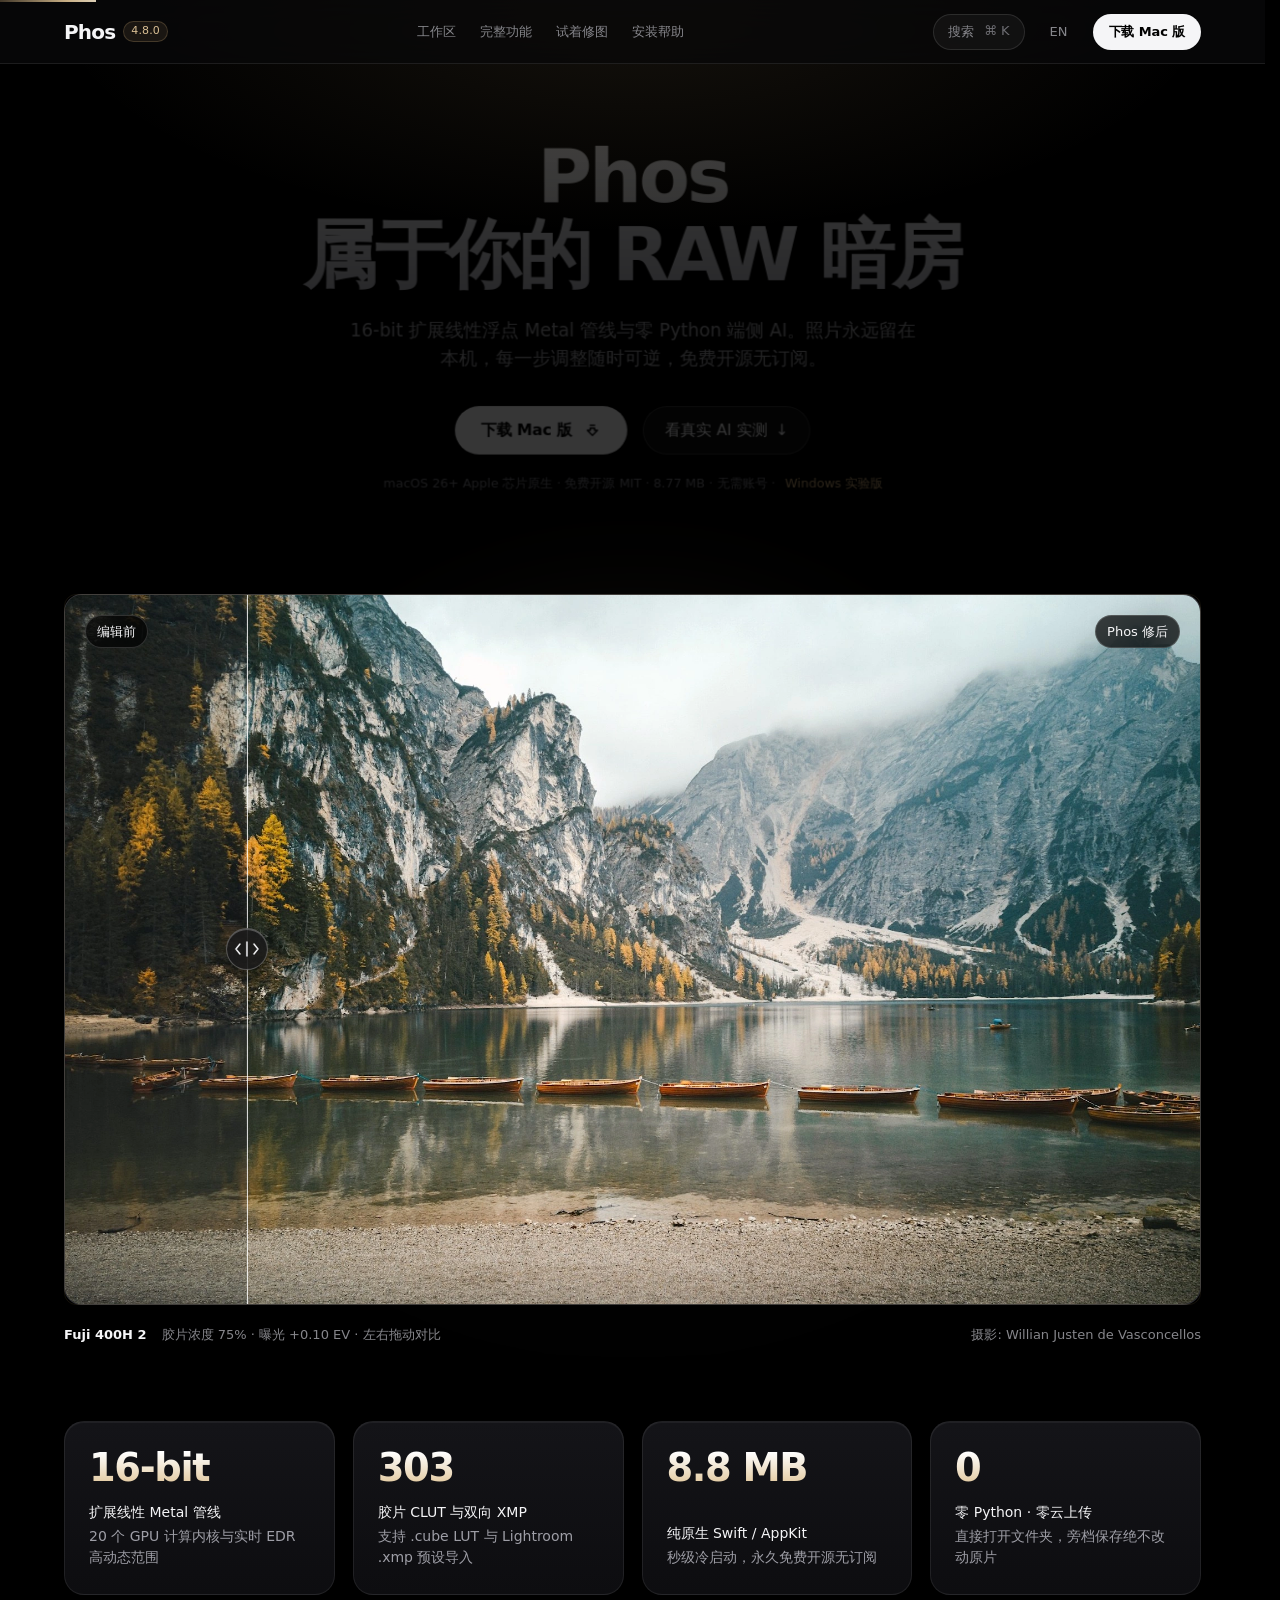
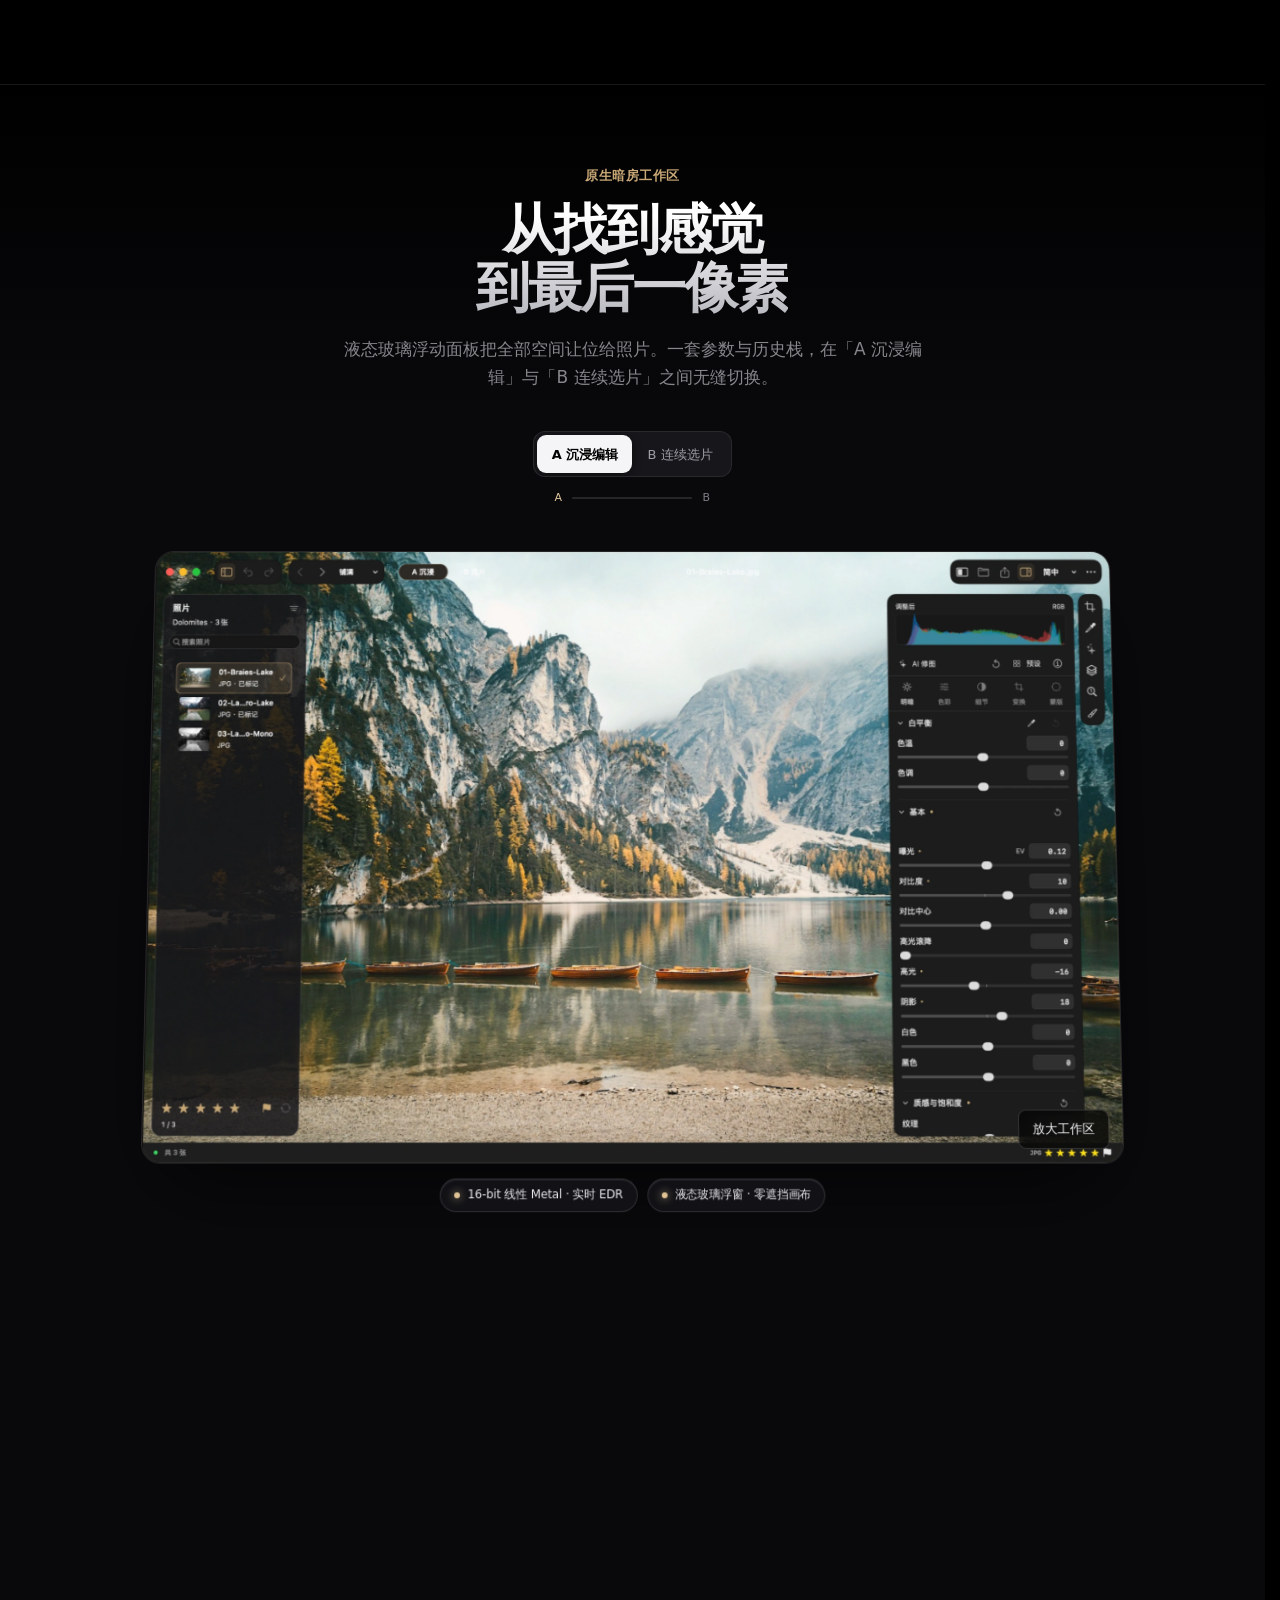
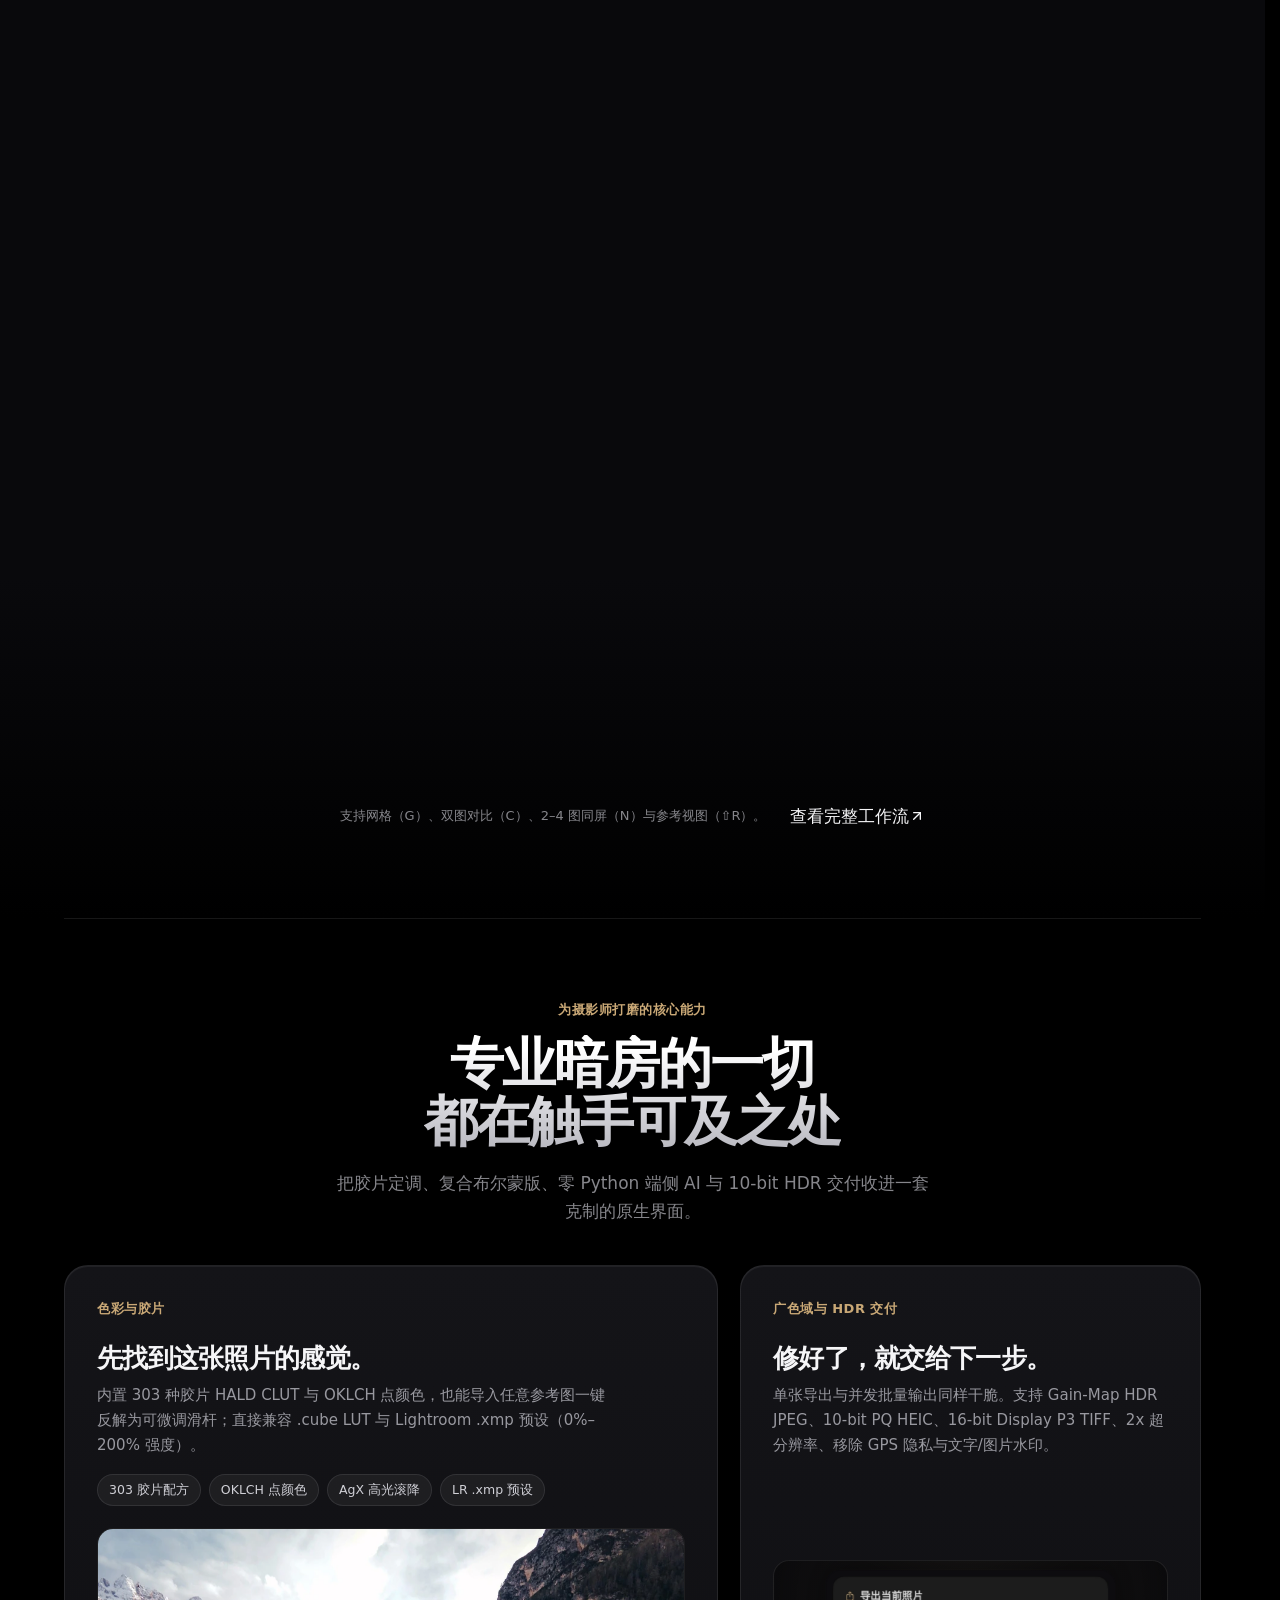
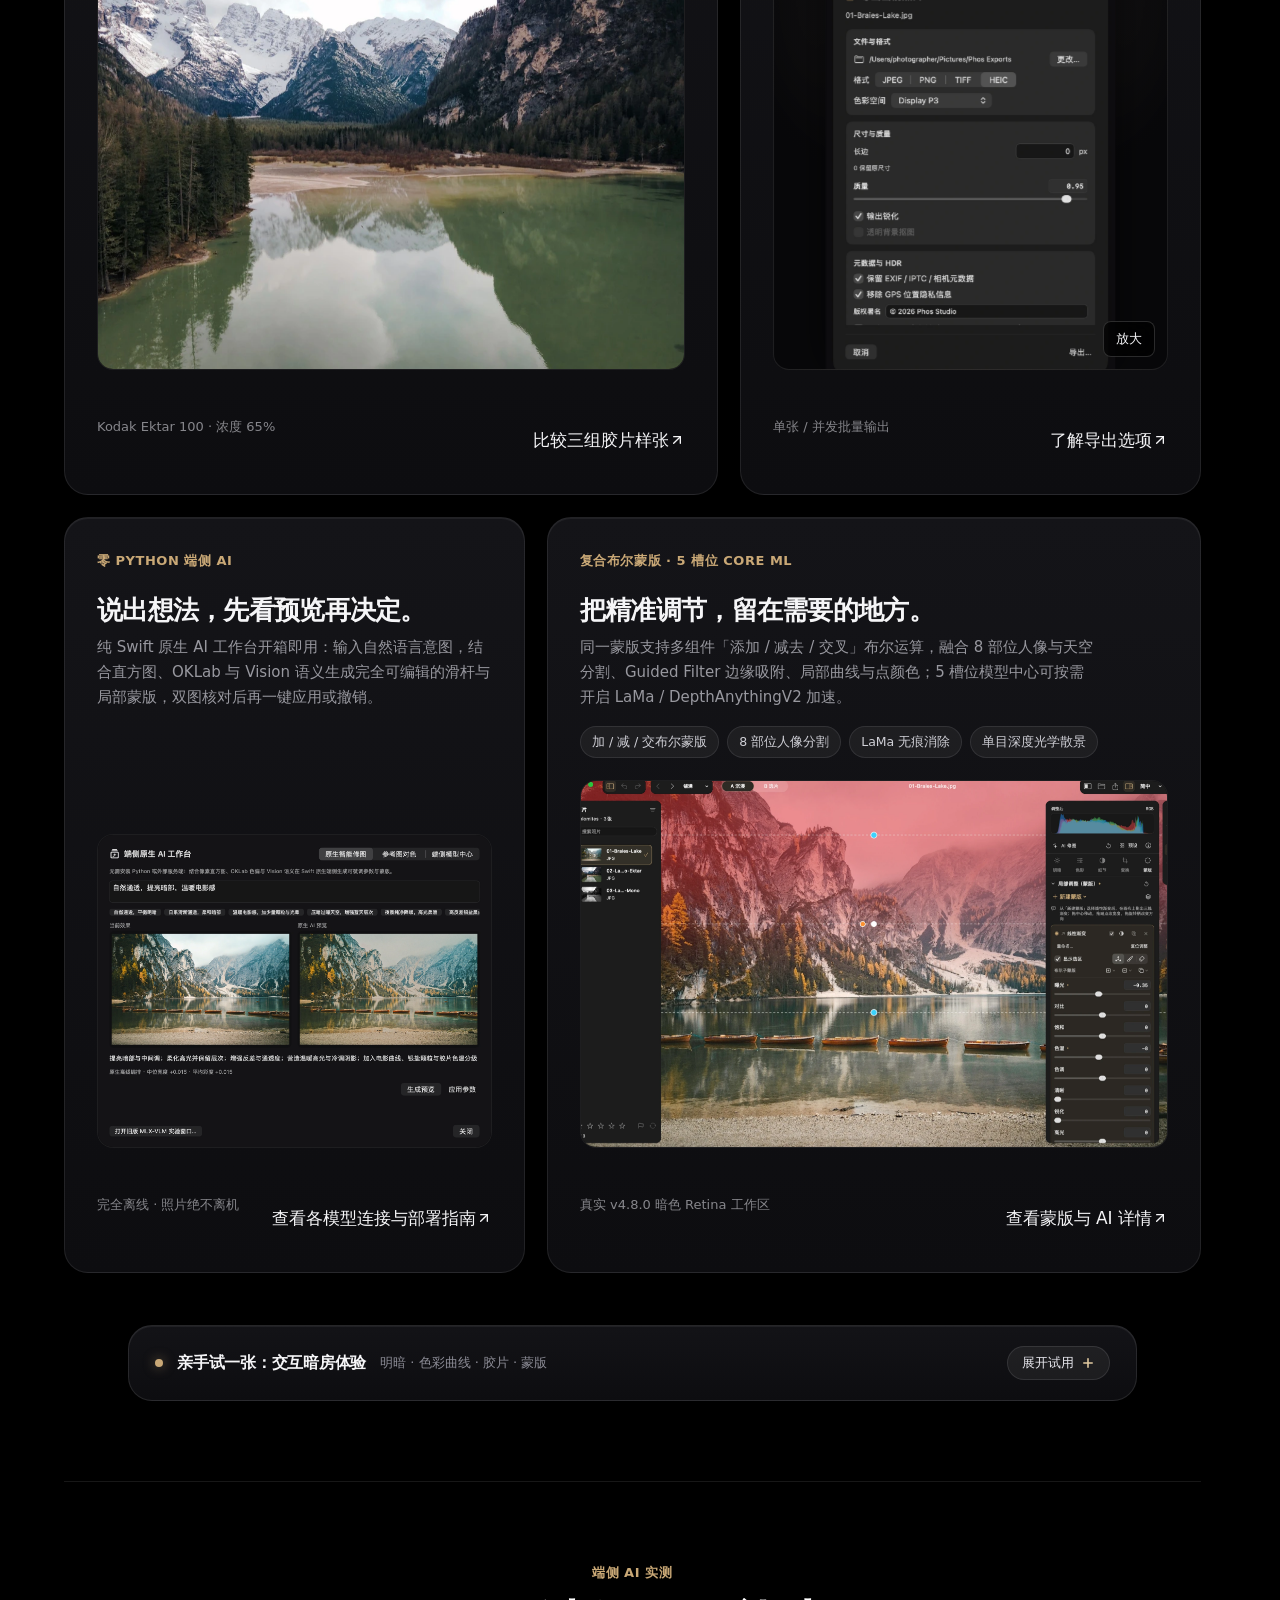
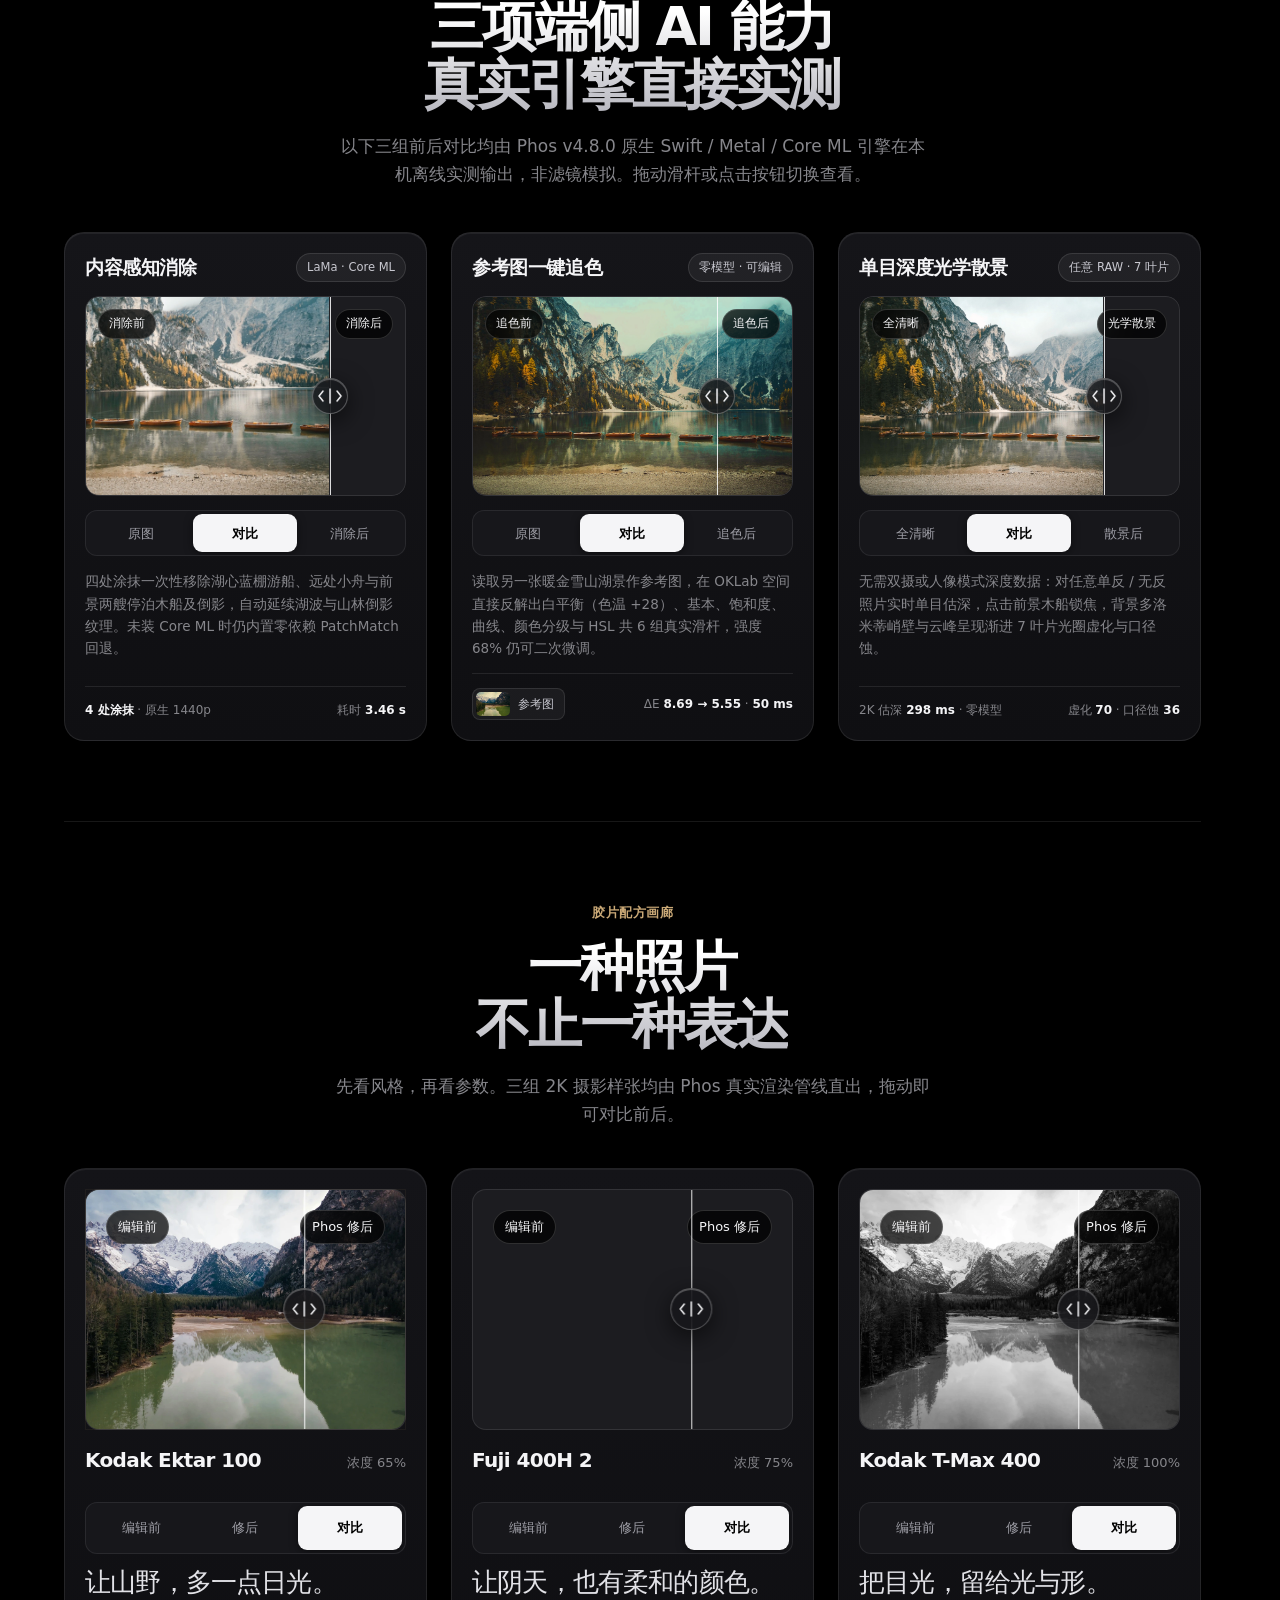
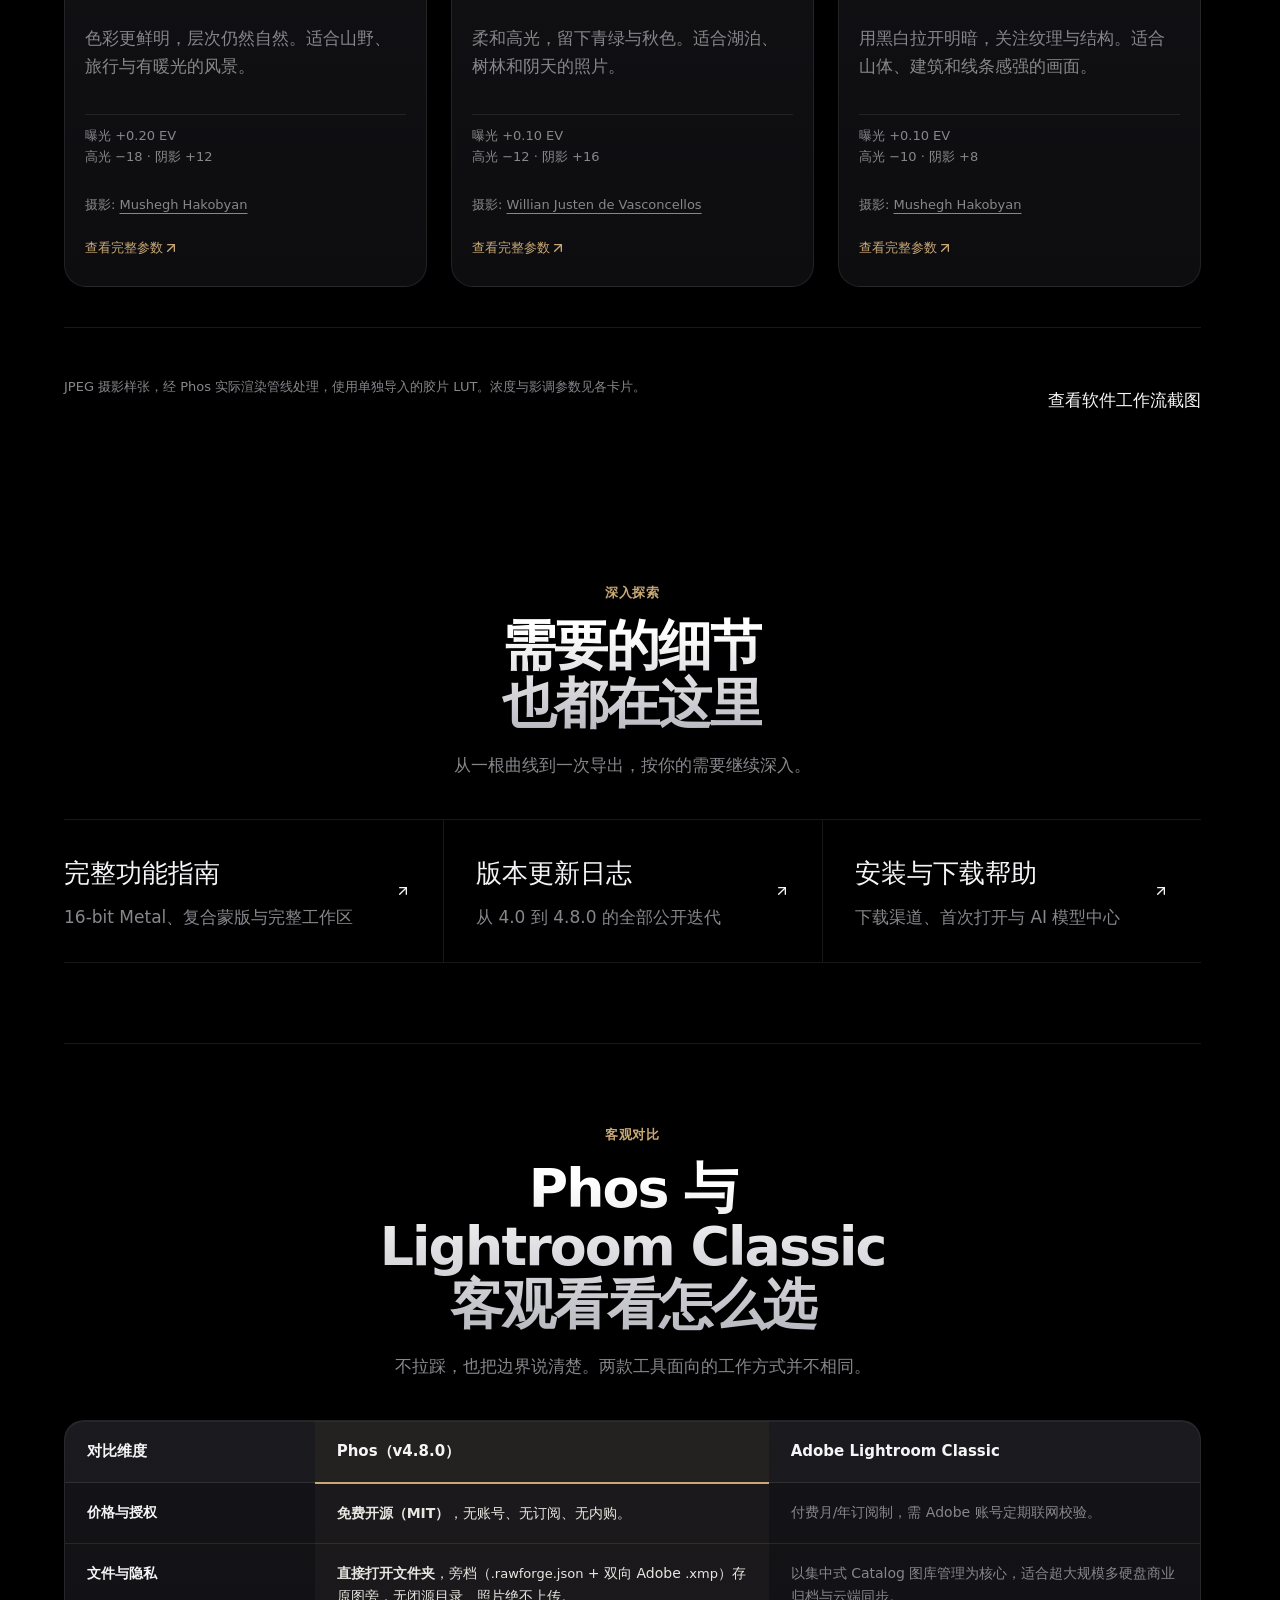
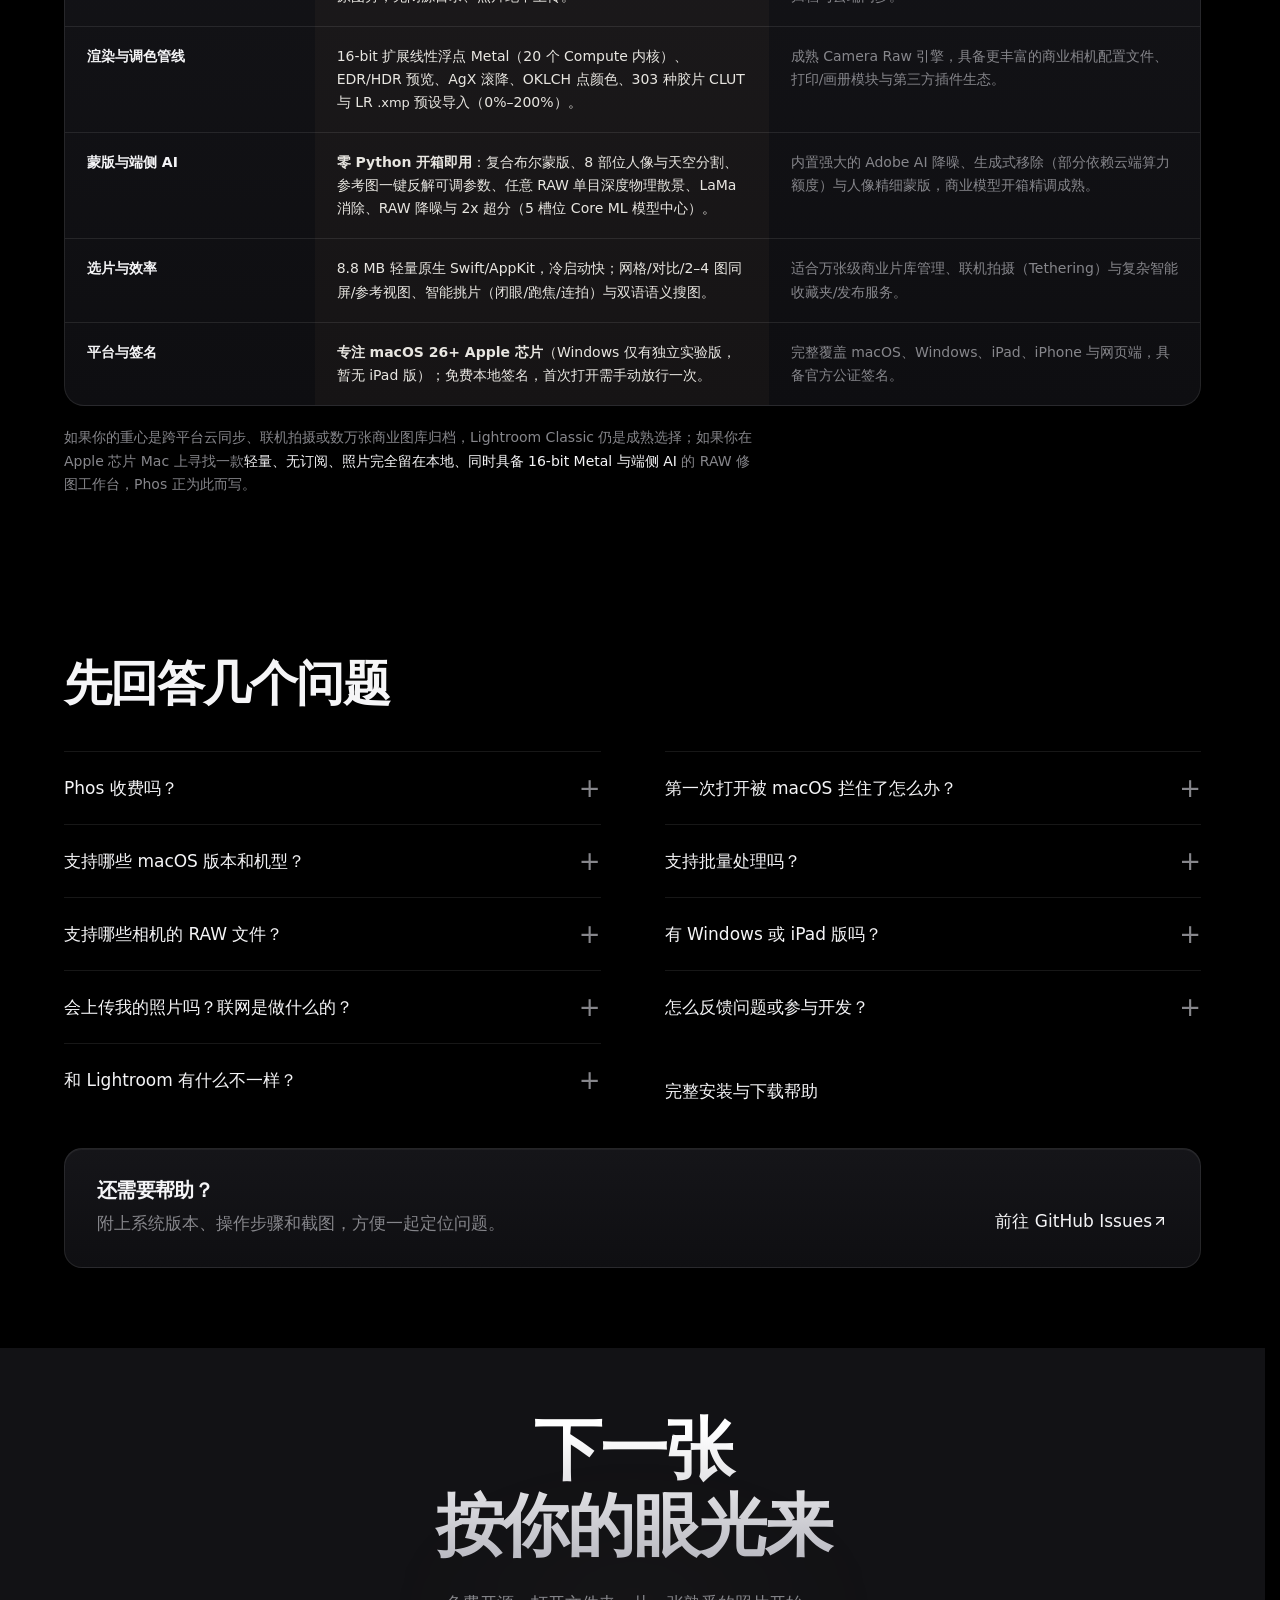
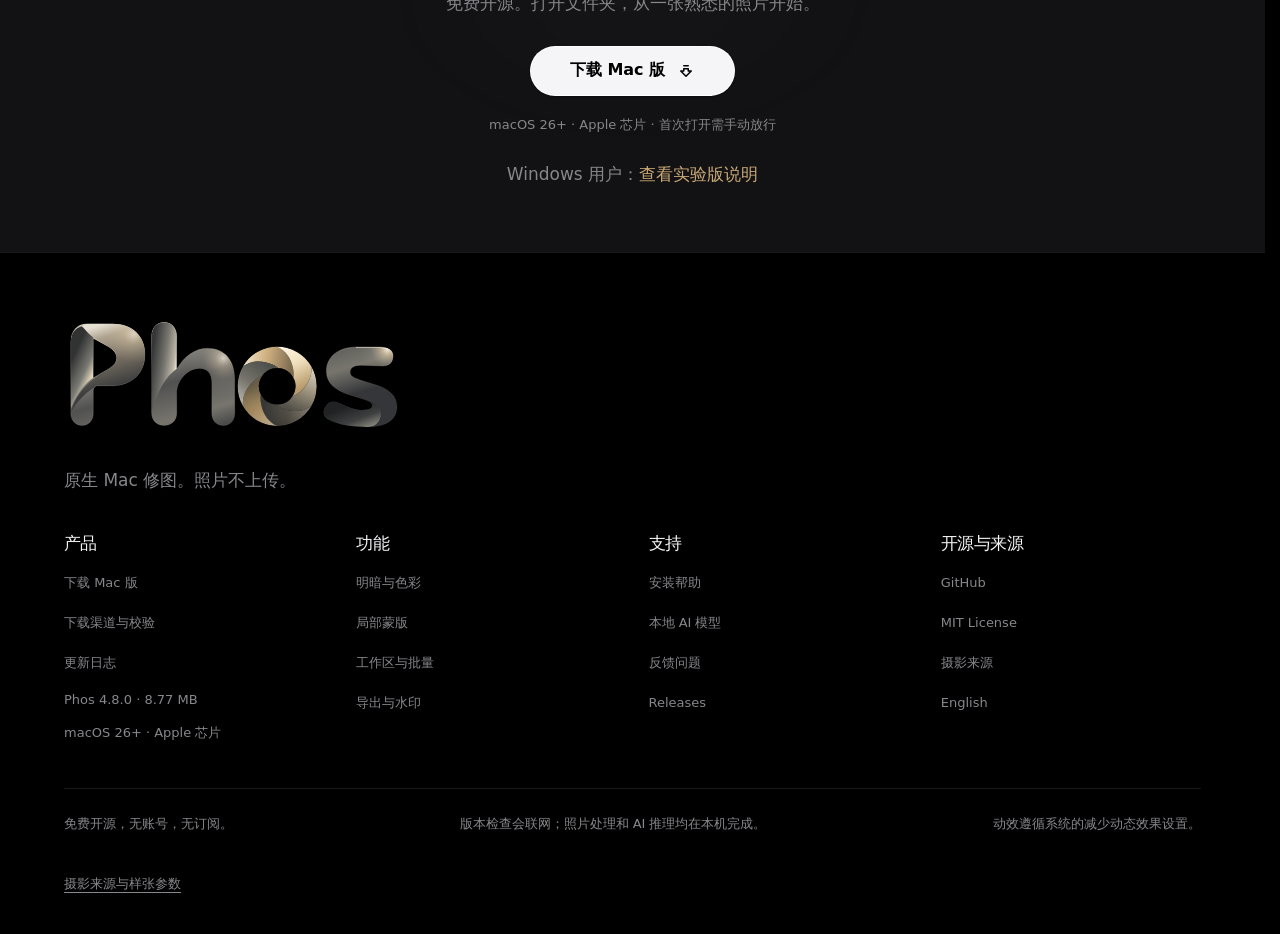
<file: index.html>
<!DOCTYPE html>
<html lang="zh-CN" data-theme="phos" class="photo-edition"><head>

<meta charset="utf-8">

<meta name="viewport" content="width=device-width, initial-scale=1">
<title>Phos — 原生 Mac RAW 照片编辑器</title>

<meta name="description" content="Phos 是为 macOS 而写的免费开源 RAW 照片编辑器：16-bit 线性浮点 Metal/EDR 管线、OKLCH 点颜色、复合布尔蒙版与 8 部位人像分割、零 Python 端侧 AI（参考图对色、单目深度物理散景、LaMa 消除、2x 超分）及 HDR Gain-Map 导出。纯本机处理，无账号、无订阅。">

<meta name="keywords" content="Phos, RAW 修图软件, macOS RAW 编辑器, Metal 16-bit, EDR HDR, OKLCH 点颜色, 参考图调色, 光学散景, 复合布尔蒙版, LaMa 消除, Adobe XMP, 胶片模拟 CLUT, Swift, Core ML, 非破坏性编辑">

<link rel="canonical" href="https://zenodeng.com/">

<link rel="alternate" hreflang="zh-CN" href="https://zenodeng.com/">

<link rel="alternate" hreflang="en" href="https://zenodeng.com/en/">

<link rel="alternate" hreflang="x-default" href="https://zenodeng.com/">

<meta name="google-site-verification" content="VpFD-mee9gLzbt9L78dK2LwITVrWsh_sOPfUTFIICrg">

<meta name="theme-color" content="#000000">

<meta property="og:type" content="website">

<meta property="og:locale" content="zh_CN">

<meta property="og:locale:alternate" content="en_US">

<meta property="og:title" content="Phos — 原生 Mac RAW 照片编辑器">

<meta property="og:description" content="16-bit 线性浮点 Metal/EDR 管线、OKLCH 点颜色、复合布尔蒙版与零 Python 端侧 AI（参考图对色、单目深度光学散景、LaMa 消除、RAW 降噪与 2x 超分）。纯本机处理，免费开源无订阅。">

<meta property="og:url" content="https://zenodeng.com/">

<meta property="og:image" content="https://zenodeng.com/images/og-phos.jpg">
<meta name="twitter:image" content="https://zenodeng.com/images/og-phos.jpg">

<meta name="twitter:card" content="summary_large_image">

<link rel="icon" href="images/phos-icon-dark.png" type="image/png">

<script type="application/ld+json">
{
  "@context": "https://schema.org",
  "@type": "SoftwareApplication",
  "name": "Phos",
  "alternateName": "RawForge",
  "operatingSystem": "macOS 26.0 or later (Apple silicon)",
  "applicationCategory": "MultimediaApplication",
  "applicationSubCategory": "RAW 照片编辑器 / Photo Editing",
  "softwareVersion": "4.8.0",
  "fileSize": "8.77MB",
  "isAccessibleForFree": true,
  "offers": {
    "@type": "Offer",
    "price": "0",
    "priceCurrency": "CNY"
  },
  "license": "https://opensource.org/licenses/MIT",
  "description": "macOS 原生非破坏性 RAW 照片编辑器：16-bit 扩展线性浮点 Metal/EDR 管线、AgX 影调与 OKLCH 点颜色、303 种胶片 CLUT、复合布尔蒙版与 8 部位人像分割、零 Python 端侧 AI（参考图反解对色、单目深度物理光学散景、LaMa 消除、RAW 降噪与导出 2x 超分、智能挑片与双语语义搜图）、双向 Adobe XMP 与 82 支内置镜头配置。全部在本机完成，照片不上传、无账号、无订阅。",
  "url": "https://zenodeng.com/",
  "downloadUrl": "https://zenodeng.com/download/Phos-macOS-apple-silicon.dmg",
  "installUrl": "https://zenodeng.com/help.html#install",
  "screenshot": "https://zenodeng.com/images/og-phos.jpg",
  "inLanguage": [
    "zh-CN",
    "en"
  ],
  "sameAs": [
    "https://github.com/Zenodeng/Phos"
  ],
  "author": {
    "@type": "Person",
    "name": "Zenodeng",
    "url": "https://github.com/Zenodeng"
  },
  "featureList": [
    "16-bit 扩展线性浮点 Metal 管线（20 个 Compute 内核）与 EDR/HDR 直通预览",
    "AgX 对比中心/高光滚降、14-stop Guided Filter 保边影调与高光/阴影溢出警示（J）",
    "OKLCH 空间 HSL、独立点颜色（Point Color）吸管与参考图一键反解可编辑参数对色",
    "复合布尔蒙版（加/减/交）、自动边缘吸附压感画笔、天空分割与 8 部位人像分割",
    "任意 RAW 单目深度估计与物理光学散景（多边形光圈叶片、HDR 光斑增益、猫眼旋焦）",
    "Heal / Clone / Big-LaMa 无痕消除、非破坏性 RAW 域 YCoCg 降噪与导出端 2x 超分辨率",
    "多视图选片（G 网格 / C 对比 / N 多图同屏 / ⇧R 参考）、智能挑片与双语语义搜图",
    "双向 Adobe XMP 旁档、Lightroom .xmp 预设导入（0%–200%）、虚拟副本与 82 支内置镜头",
    "Gain-Map HDR JPEG、10-bit PQ HEIC、16-bit Display P3 TIFF/PNG 与 EXIF/GPS 隐私控制",
    "零 Python 原生端侧 AI、5 槽位 Core ML 模型中心与可选本地 Qwen3-VL MLX 模式"
  ]
}
</script>

<script type="application/ld+json">
{
  "@context": "https://schema.org",
  "@type": "FAQPage",
  "mainEntity": [
    {
      "@type": "Question",
      "name": "Phos 收费吗？",
      "acceptedAnswer": {
        "@type": "Answer",
        "text": "免费，开源，采用 MIT 协议。没有订阅、没有内购、不需要注册账号，也不存在「专业版」的区分。"
      }
    },
    {
      "@type": "Question",
      "name": "支持哪些 macOS 版本和机型？",
      "acceptedAnswer": {
        "@type": "Answer",
        "text": "需要 macOS 26.0 或更高版本，且是 Apple 芯片（M 系列）的 Mac。3.2.5 起最低系统从 15.0 提高到 26.0，旧系统请继续使用 3.2.4。当前只提供 Apple 芯片构建，Intel 机型暂不支持。"
      }
    },
    {
      "@type": "Question",
      "name": "支持哪些相机的 RAW 文件？",
      "acceptedAnswer": {
        "@type": "Answer",
        "text": "走 macOS 系统内置的 RAW 解码（Core Image 与 ImageIO），凡是系统「预览」能打开的 RAW 都能编辑 —— 覆盖佳能 CR2 / CR3、尼康 NEF、索尼 ARW、富士 RAF、Adobe DNG 等主流格式。更新的机型能否支持，取决于你所用的 macOS 版本是否已内置该机型的解码器。"
      }
    },
    {
      "@type": "Question",
      "name": "会上传我的照片吗？联网是做什么的？",
      "acceptedAnswer": {
        "@type": "Answer",
        "text": "不会上传。照片全程在本机处理，没有云端、没有账号、没有遥测。唯一的联网行为是启动时向官网查一次最新版本号，请求里不含任何关于你、你的照片或这台 Mac 的信息。"
      }
    },
    {
      "@type": "Question",
      "name": "和 Lightroom 有什么不一样？",
      "acceptedAnswer": {
        "@type": "Answer",
        "text": "Phos 是纯本机开源方案：不订阅、不建闭源图库、不强制云同步。打开文件夹即可在 16-bit 线性浮点 Metal/EDR 管线上编辑 RAW，支持 OKLCH 点颜色、复合布尔与 8 部位人像蒙版、零 Python 端侧 AI（参考图反解对色、单目深度物理散景、LaMa 消除、2x 超分），还能双向读写 Adobe XMP 旁档并直接导入 Lightroom .xmp 预设。"
      }
    },
    {
      "@type": "Question",
      "name": "第一次打开被 macOS 拦住了怎么办？",
      "acceptedAnswer": {
        "@type": "Answer",
        "text": "这是所有未做 Apple 公证的应用都会遇到的统一提示，不是 Phos 独有的问题。双击 Phos → 点弹窗里的「完成」→ 打开「系统设置 → 隐私与安全性」→ 滚到底部点「仍要打开」。也可以在「终端」执行 xattr -dr com.apple.quarantine /Applications/Phos.app 一次性去掉隔离标记。"
      }
    },
    {
      "@type": "Question",
      "name": "支持批量处理吗？",
      "acceptedAnswer": {
        "@type": "Answer",
        "text": "支持。提供网格（G）、双图对比（C）、2–4 图同屏（N）与参考视图（⇧R），配合端侧智能挑片（闭眼/跑焦/连拍检测）、双语语义搜图、虚拟副本、多选同步调整与并发批量导出（含 2x 超分与水印）。"
      }
    },
    {
      "@type": "Question",
      "name": "有 Windows 或 iPad 版吗？",
      "acceptedAnswer": {
        "@type": "Answer",
        "text": "macOS 版是主线。Windows 另有一个实验性移植版（4.4.0，从 macOS 4.4.0 的源码移植），与 macOS 分开维护：Apple 的 Vision 与 Core Image 换成了本地实现；本地 AI 需要自行下载底模后在软件内一键准备；也未做代码签名。可以在 下载区 获取。iPad 版仍在可行性评估阶段，没有可发布的时间表。"
      }
    },
    {
      "@type": "Question",
      "name": "怎么反馈问题或参与开发？",
      "acceptedAnswer": {
        "@type": "Answer",
        "text": "到 GitHub 仓库提 Issue 或 Pull Request 都可以。项目用 Swift 编写，基于 Metal、Core Image、Vision、Core ML 与 AppKit。"
      }
    }
  ]
}
</script>

<link rel="stylesheet" href="assets/home-layout.css?v=472motion">

<link rel="stylesheet" href="assets/system.css?v=472motion">

<link rel="stylesheet" href="assets/motion.css?v=472motion"><link rel="stylesheet" href="assets/p0.css?v=472motion"><link rel="stylesheet" href="assets/editor-demo.css?v=472motion"><link rel="stylesheet" href="assets/seam-light.css?v=472motion"><link rel="stylesheet" href="assets/kinetic-light.css?v=472motion"></head>

<body><a class="skip" href="#main">跳到正文</a>

<nav class="site-nav" aria-label="主导航"><a class="wordmark" href="./" aria-label="Phos"><span class="wordmark-text" translate="no">Phos</span><span class="nav-ver" translate="no">4.8.0</span></a>
<div class="nav-links"><a href="index.html#workspace">工作区</a><a href="features.html">完整功能</a><a href="index.html#studio">试着修图</a><a href="help.html">安装帮助</a></div>

<div class="nav-actions"><button class="command-trigger" type="button" aria-haspopup="dialog"><span>搜索</span><kbd>⌘ K</kbd></button><a class="language" href="en/" aria-label="Switch to English">EN</a><a class="nav-download" href="download/Phos-macOS-apple-silicon.dmg" download="">下载 Mac 版</a><button class="menu-toggle" type="button" aria-haspopup="dialog" aria-expanded="false" aria-controls="mobile-menu" hidden="">菜单<svg width="20" height="20" viewBox="0 0 20 20" fill="none" stroke="currentColor" aria-hidden="true"><path d="M3 6h14M3 14h14"></path></svg></button></div>
</nav>

<dialog class="mobile-menu" id="mobile-menu" aria-labelledby="mobile-menu-title">
<div class="mobile-menu-header">
<h2 id="mobile-menu-title">浏览 Phos</h2><button class="dialog-close menu-close" type="button">关闭</button></div>

<nav aria-label="移动端导航"><a href="index.html#workspace">工作区</a><a href="features.html">完整功能</a><a href="index.html#studio">试着修图</a><a href="help.html">安装帮助</a></nav>

<div class="mobile-menu-footer"><a class="language" href="en/">English</a><a class="button primary" href="download/Phos-macOS-apple-silicon.dmg" download="">下载 Mac 版</a></div>
</dialog>

<noscript><nav class="noscript-nav" aria-label="页面导航"><a href="index.html#workspace">工作区</a><a href="features.html">完整功能</a><a href="index.html#studio">试着修图</a><a href="help.html">安装帮助</a></nav></noscript>

<main id="main">

<header id="top" class="photo-hero">

<div class="hero-intro hero-intro-scrub page-width">
<h1><span class="hero-brand-text" translate="no">Phos</span><br>属于你的 RAW 暗房</h1>
<p class="hero-lead">16-bit 扩展线性浮点 Metal 管线与零 Python 端侧 AI。照片永远留在本机，每一步调整随时可逆，免费开源无订阅。</p>
<div class="hero-actions"><a class="button primary" href="download/Phos-macOS-apple-silicon.dmg" download="">下载 Mac 版<span class="download-icon" aria-hidden="true"><svg class="download-arrow" viewBox="0 0 24 24" width="24" height="24" fill="none" aria-hidden="true"><path d="M12 4v16m-6-6 6 6 6-6" stroke="currentColor" stroke-width="1.8" stroke-linecap="round" stroke-linejoin="round"/></svg></span></a><a class="quiet-link" href="#ai-demos">看真实 AI 实测<span aria-hidden="true">↓</span></a></div>
<p class="hero-meta">macOS 26+ Apple 芯片原生 · 免费开源 MIT · 8.77 MB · 无需账号 · <a href="help.html#windows">Windows 实验版</a></p>
</div>

<figure class="hero-photo-story page-width">
<div class="hero-stage-scrub">
<div class="photo-comparison signature-product hero-compare" data-compare="hero" data-split="48" data-scroll-scrub="hero" data-scrub-from="48" data-scrub-to="16" data-seam data-edge="all" data-tone="light" data-trigger="enter" data-strength="default">
<div class="compare-viewport"><picture><source type="image/webp" srcset="images/photo-edits/braies-fuji-after-800.webp?v=480rel 1024w, images/photo-edits/braies-fuji-after-1600.webp?v=480rel 2048w" sizes="(max-width: 760px) 100vw, 1280px"><img class="compare-after" src="images/photo-edits/braies-fuji-after-1600.webp?v=480rel" srcset="images/photo-edits/braies-fuji-after-800.webp?v=480rel 1024w, images/photo-edits/braies-fuji-after-1600.webp?v=480rel 2048w" sizes="(max-width: 760px) 100vw, 1280px" width="2048" height="1280" alt="秋日山湖与木船，经 Phos 胶片和影调调整后的 2K 摄影作品" fetchpriority="high" decoding="async"></picture>
<div class="compare-before"><picture><source type="image/webp" srcset="images/photo-edits/braies-fuji-before-800.webp?v=480rel 1024w, images/photo-edits/braies-fuji-before-1600.webp?v=480rel 2048w" sizes="(max-width: 760px) 100vw, 1280px"><img src="images/photo-edits/braies-fuji-before-1600.webp?v=480rel" srcset="images/photo-edits/braies-fuji-before-800.webp?v=480rel 1024w, images/photo-edits/braies-fuji-before-1600.webp?v=480rel 2048w" sizes="(max-width: 760px) 100vw, 1280px" width="2048" height="1280" alt="" decoding="async"></picture></div>
<div class="compare-labels" aria-hidden="true"><span>编辑前</span><span>Phos 修后</span></div>
<span class="compare-divider" aria-hidden="true"><span><svg viewBox="0 0 32 24" width="32" height="24" fill="none" aria-hidden="true"><path d="m9 7-4 5 4 5M23 7l4 5-4 5M16 5v14" stroke="currentColor" stroke-width="1.5" stroke-linecap="round" stroke-linejoin="round"/></svg></span></span><input class="compare-range" type="range" min="0" max="100" value="48" step="1" aria-label="Fuji 400H 2 修图前后对比，编辑前画面占比"></div>
</div>
</div>
<figcaption>
<div><strong>Fuji 400H 2</strong><span>胶片浓度 75% · 曝光 +0.10 EV · 左右拖动对比</span></div>
<p>摄影: <a href="https://unsplash.com/photos/mountains-and-a-lake-reflect-under-a-cloudy-sky-RyoQe3BU8gI" target="_blank" rel="noopener">Willian Justen de Vasconcellos</a></p>
</figcaption>
</figure>

</header>

<section class="spec-strip page-width" aria-label="核心规格与隐私保障">
<div class="spec-grid">
<div class="spec-card" data-apple-reveal data-delay="0"><span class="spec-val" data-count-to="16" data-count-suffix="-bit">16-bit</span><p class="spec-label"><strong>扩展线性 Metal 管线</strong>20 个 GPU 计算内核与实时 EDR 高动态范围</p></div>
<div class="spec-card" data-apple-reveal data-delay="1"><span class="spec-val" data-count-to="303">303</span><p class="spec-label"><strong>胶片 CLUT 与双向 XMP</strong>支持 .cube LUT 与 Lightroom .xmp 预设导入</p></div>
<div class="spec-card" data-apple-reveal data-delay="2"><span class="spec-val" data-count-to="8.8" data-count-decimals="1" data-count-suffix=" MB">8.8 MB</span><p class="spec-label"><strong>纯原生 Swift / AppKit</strong>秒级冷启动，永久免费开源无订阅</p></div>
<div class="spec-card" data-apple-reveal data-delay="3"><span class="spec-val" data-zero-pulse>0</span><p class="spec-label"><strong>零 Python · 零云上传</strong>直接打开文件夹，旁档保存绝不改动原片</p></div>
</div>
</section>

<section id="workspace" class="workspace-showcase editorial-section" data-active-mode="a">
<div id="capabilities" class="page-width">
<div id="refine" class="section-heading is-centered">
<span class="section-kicker">原生暗房工作区</span>
<h2>从找到感觉<br>到最后一像素</h2>
<p>液态玻璃浮动面板把全部空间让位给照片。一套参数与历史栈，在「A 沉浸编辑」与「B 连续选片」之间无缝切换。</p>
</div>

<div class="workspace-slot">
<div class="workspace-sticky-runway">
<div class="workspace-sticky-pin">
<div class="workspace-controls-bar">
<div class="mode-picker" role="group" aria-label="工作区布局"><button type="button" data-workspace="a" aria-pressed="true">A 沉浸编辑</button><button type="button" data-workspace="b" aria-pressed="false">B 连续选片</button></div>
<div class="workspace-scroll-rail" aria-hidden="true"><span class="ws-rail-step" data-step="a">A</span><span class="ws-rail-track"><i class="ws-rail-fill"></i></span><span class="ws-rail-step" data-step="b">B</span></div>
</div>
<figure class="workspace-figure">
<div class="workspace-image" data-seam data-edge="all" data-tone="light" data-trigger="enter" data-strength="quiet"><picture><source type="image/webp" srcset="images/native-20261031/workspace-a.webp?v=480rel"><img src="images/native-20261031/workspace-a.webp?v=480rel" width="2400" height="1498" alt="Phos v4.8.0 A 沉浸暗色工作区" class="workspace-shot active" loading="lazy" decoding="async"></picture><picture><source type="image/webp" srcset="images/native-20261031/workspace-b.webp?v=480rel"><img src="images/native-20261031/workspace-b.webp?v=480rel" width="2400" height="1498" alt="Phos v4.8.0 B 连续选片暗色工作区" class="workspace-shot" aria-hidden="true" loading="lazy" decoding="async"></picture><button class="image-zoom" type="button" data-zoom="workspace-real">放大工作区</button></div>
<div class="workspace-callouts" aria-hidden="true"><div class="ws-phase-group" data-ws-phase="a"><span class="ws-chip"><i></i>16-bit 线性 Metal · 实时 EDR</span><span class="ws-chip"><i></i>液态玻璃浮窗 · 零遮挡画布</span></div><div class="ws-phase-group" data-ws-phase="b"><span class="ws-chip"><i></i>底部胶片带 · 连续高速挑片</span><span class="ws-chip"><i></i>网格 G · 对比 C · 多图 N · 参考 ⇧R</span></div></div>
<figcaption id="workspaceCaption" aria-live="polite" data-a="A 沉浸布局 · 浮动液态玻璃面板之间，照片铺满整个暗房画布。" data-b="B 选片布局 · 完整安全画布与底部胶片带，配合网格/对比/多图快速挑片。">A 沉浸布局 · 浮动液态玻璃面板之间，照片铺满整个暗房画布。</figcaption>
</figure>
</div>
</div>
</div>

<div class="refine-bottom">
<p>支持网格（G）、双图对比（C）、2–4 图同屏（N）与参考视图（⇧R）。</p><a class="text-link" href="features.html#workflow">查看完整工作流 ↗</a>
</div>
</div>
</section>

<section class="bento-section editorial-section page-width">
<div class="section-heading is-centered">
<span class="section-kicker">为摄影师打磨的核心能力</span>
<h2>专业暗房的一切<br>都在触手可及之处</h2>
<p>把胶片定调、复合布尔蒙版、零 Python 端侧 AI 与 10-bit HDR 交付收进一套克制的原生界面。</p>
</div>

<div class="bento-grid">

<article id="find-style" class="bento-card bento-span-7" data-apple-reveal data-delay="0">
<div class="bento-copy">
<span class="section-kicker">色彩与胶片</span>
<h3>先找到这张照片的感觉。</h3>
<p>内置 303 种胶片 HALD CLUT 与 OKLCH 点颜色，也能导入任意参考图一键反解为可微调滑杆；直接兼容 .cube LUT 与 Lightroom .xmp 预设（0%–200% 强度）。</p>
<ul class="bento-points"><li>303 胶片配方</li><li>OKLCH 点颜色</li><li>AgX 高光滚降</li><li>LR .xmp 预设</li></ul>
</div>
<div class="bento-media" data-parallax>
<img src="images/photo-edits/landro-ektar-after-1600.webp?v=480rel" srcset="images/photo-edits/landro-ektar-after-800.webp?v=480rel 1024w, images/photo-edits/landro-ektar-after-1600.webp?v=480rel 2048w" sizes="(max-width: 1100px) 100vw, 720px" width="2048" height="1536" alt="Kodak Ektar 100 胶片配方呈现的多洛米蒂山湖层次" loading="lazy" decoding="async">
</div>
<div class="bento-foot"><span>Kodak Ektar 100 · 浓度 65%</span><a class="text-link" href="#gallery">比较三组胶片样张 ↗</a></div>
</article>

<article id="finish-export" class="bento-card bento-span-5" data-apple-reveal data-delay="1">
<div class="bento-copy">
<span class="section-kicker">广色域与 HDR 交付</span>
<h3>修好了，就交给下一步。</h3>
<p>单张导出与并发批量输出同样干脆。支持 Gain-Map HDR JPEG、10-bit PQ HEIC、16-bit Display P3 TIFF、2x 超分辨率、移除 GPS 隐私与文字/图片水印。</p>
</div>
<div class="bento-media is-tall" data-parallax>
<img src="images/native-20261031/export.webp?v=480rel" width="928" height="1318" alt="Phos v4.8.0 原生暗色导出面板，展示 Display P3、HDR、元数据隐私与水印选项" loading="lazy" decoding="async">
<button class="image-zoom" type="button" data-zoom="export-real">放大</button>
</div>
<div class="bento-foot"><span>单张 / 并发批量输出</span><a class="text-link" href="features.html#export">了解导出选项 ↗</a></div>
</article>

<article id="ai" class="bento-card bento-span-5" data-apple-reveal data-delay="0">
<div class="bento-copy">
<span class="section-kicker">零 Python 端侧 AI</span>
<h3>说出想法，先看预览再决定。</h3>
<p>纯 Swift 原生 AI 工作台开箱即用：输入自然语言意图，结合直方图、OKLab 与 Vision 语义生成完全可编辑的滑杆与局部蒙版，双图核对后再一键应用或撤销。</p>
</div>
<div class="bento-media" data-parallax>
<img src="images/ai-preview.webp?v=480rel" width="1560" height="1240" alt="Phos v4.8.0 端侧原生 AI 工作台实时双图预览与参数建议" loading="lazy" decoding="async">
</div>
<div class="bento-foot"><span>完全离线 · 照片绝不离机</span><a class="text-link" href="help.html#ai-model">查看各模型连接与部署指南 ↗</a></div>
</article>

<article class="bento-card bento-span-7" data-apple-reveal data-delay="1">
<div class="bento-copy">
<span class="section-kicker">复合布尔蒙版 · 5 槽位 Core ML</span>
<h3>把精准调节，留在需要的地方。</h3>
<p>同一蒙版支持多组件「添加 / 减去 / 交叉」布尔运算，融合 8 部位人像与天空分割、Guided Filter 边缘吸附、局部曲线与点颜色；5 槽位模型中心可按需开启 LaMa / DepthAnythingV2 加速。</p>
<ul class="bento-points"><li>加 / 减 / 交布尔蒙版</li><li>8 部位人像分割</li><li>LaMa 无痕消除</li><li>单目深度光学散景</li></ul>
</div>
<div class="bento-media" data-parallax>
<img src="images/06-linear-gradient-mask.webp?v=480rel" width="2400" height="1498" alt="Phos v4.8.0 线性渐变蒙版控制点与复合布尔子蒙版面板" loading="lazy" decoding="async">
</div>
<div class="bento-foot"><span>真实 v4.8.0 暗色 Retina 工作区</span><a class="text-link" href="features.html#masks">查看蒙版与 AI 详情 ↗</a></div>
</article>

</div>

<details class="try-editor page-width">
<summary class="studio-disclosure-bar">
<span class="studio-disclosure-lead"><span class="studio-live-dot" aria-hidden="true"></span><span class="studio-disclosure-title">亲手试一张：交互暗房体验</span><span class="studio-disclosure-sub">明暗 · 色彩曲线 · 胶片 · 蒙版</span></span>
<span class="studio-disclosure-toggle" aria-hidden="true"><span class="studio-toggle-open">展开试用</span><span class="studio-toggle-close">收起</span><svg viewBox="0 0 16 16" fill="none" stroke="currentColor" stroke-width="1.8" stroke-linecap="round"><path d="M8 3.2v9.6M3.2 8h9.6"/></svg></span>
</summary>

<div class="editor-slot">
<section id="studio" class="studio-section">
<noscript><p class="studio-noscript">开启 JavaScript 可操作演示；下方仍可查看真实软件截图与功能介绍。</p></noscript>

<div class="demo phos-studio" data-ui="">
  <!-- macOS 暗房顶栏 -->
  <div class="studio-bar">
    <div class="studio-bar-left">
      <span class="studio-dots" aria-hidden="true"><i></i><i></i><i></i></span>
      <span class="studio-doc-name" translate="no">Lago_di_Braies.RAF</span>
      <span class="studio-doc-tag">网页交互</span>
    </div>
    <div class="studio-bar-center">
      <div class="cmp" role="group" aria-label="前后对比">
        <button type="button" id="btnAfter" aria-pressed="true">修后</button>
        <button type="button" id="btnBefore" aria-pressed="false">原图</button>
      </div>
    </div>
    <div class="studio-bar-right">
      <span class="studio-kbd-hint"><kbd>Space</kbd> 对比原图</span>
      <button class="studio-reset-btn" type="button" id="resetDemo" title="恢复初始效果">
        <svg viewBox="0 0 16 16" fill="none" stroke="currentColor" stroke-width="1.6" stroke-linecap="round" stroke-linejoin="round" aria-hidden="true"><path d="M3.2 6.4A5.2 5.2 0 1 1 4.4 11.4"/><path d="M3 3.2v3.3h3.3"/></svg>
        <span>复位</span>
      </button>
    </div>
  </div>

  <!-- 主工作区：左画布 + 右液态玻璃检查器 -->
  <div class="studio-workspace">
    <div class="stage" id="stage">
      <svg class="scene" viewBox="0 0 1200 760" preserveAspectRatio="xMidYMid slice" aria-label="演示用照片及可用键盘调整的蒙版控制点" role="group">
        <defs>
          <linearGradient id="maskGrad" gradientUnits="userSpaceOnUse" x1="240" y1="560" x2="900" y2="220">
            <stop offset="0" stop-color="#ffd9a0" stop-opacity="0"></stop>
            <stop offset="0.5" stop-color="#ffd9a0" stop-opacity="0.26"></stop>
            <stop offset="1" stop-color="#ffd9a0" stop-opacity="0.52"></stop>
          </linearGradient>
          <radialGradient id="maskRadialGrad" gradientUnits="userSpaceOnUse" cx="552" cy="350" r="300">
            <stop offset="0" stop-color="#ffd9a0" stop-opacity="0.5"></stop>
            <stop offset="0.62" stop-color="#ffd9a0" stop-opacity="0.3"></stop>
            <stop offset="1" stop-color="#ffd9a0" stop-opacity="0"></stop>
          </radialGradient>
          <clipPath id="frameClip"><rect x="0" y="0" width="1200" height="760"></rect></clipPath>
          <filter id="toneFx" color-interpolation-filters="sRGB" x="-2%" y="-2%" width="104%" height="104%">
            <feComponentTransfer>
              <feFuncR type="linear" id="tfRS" slope="1" intercept="0"></feFuncR>
              <feFuncG type="linear" id="tfGS" slope="1" intercept="0"></feFuncG>
              <feFuncB type="linear" id="tfBS" slope="1" intercept="0"></feFuncB>
            </feComponentTransfer>
            <feColorMatrix type="saturate" id="tfSat" values="1"></feColorMatrix>
            <feColorMatrix type="matrix" id="tfSep" values="1 0 0 0 0  0 1 0 0 0  0 0 1 0 0  0 0 0 1 0"></feColorMatrix>
            <feColorMatrix type="hueRotate" id="tfHue" values="0"></feColorMatrix>
            <feComponentTransfer>
              <feFuncR type="table" id="tfCR" tableValues="0 1"></feFuncR>
              <feFuncG type="table" id="tfCG" tableValues="0 1"></feFuncG>
              <feFuncB type="table" id="tfCB" tableValues="0 1"></feFuncB>
            </feComponentTransfer>
          </filter>
          <filter id="grainFx" x="0" y="0" width="100%" height="100%" color-interpolation-filters="sRGB">
            <feTurbulence type="fractalNoise" baseFrequency="0.85" numOctaves="2" seed="7"></feTurbulence>
            <feColorMatrix type="saturate" values="0"></feColorMatrix>
          </filter>
          <radialGradient id="vignetteGrad" cx="0.5" cy="0.48" r="0.72">
            <stop offset="0.45" stop-color="#000000" stop-opacity="0"></stop>
            <stop offset="1" stop-color="#000000" stop-opacity="0.85"></stop>
          </radialGradient>
        </defs>

        <g clip-path="url(#frameClip)">
          <g filter="url(#toneFx)">
            <g id="sceneGroup">
              <image href="images/photo-edits/braies-fuji-before-1600.webp?v=480rel" x="0" y="0" width="1200" height="760" preserveAspectRatio="xMidYMid slice"></image>
              <rect id="maskLayer" x="0" y="0" width="1200" height="760" fill="url(#maskGrad)" opacity="0" style="mix-blend-mode:screen;transition:opacity .3s ease"></rect>
            </g>
          </g>
          <rect id="grainLayer" x="0" y="0" width="1200" height="760" filter="url(#grainFx)" opacity="0" style="mix-blend-mode:overlay;pointer-events:none;transition:opacity .25s ease"></rect>
          <rect id="vignetteLayer" x="0" y="0" width="1200" height="760" fill="url(#vignetteGrad)" opacity="0" style="pointer-events:none;transition:opacity .25s ease"></rect>
          <g id="localEffects">
            <defs>
              <mask id="paintedRegion"><path id="paintRegionPath" stroke="#fff" fill="none" stroke-width="70" stroke-linecap="round" stroke-linejoin="round"></path></mask>
              <filter id="depthBlur"><feGaussianBlur stdDeviation="10"></feGaussianBlur></filter>
            </defs>
            <path id="brushEffect" fill="none" stroke="#fff" stroke-width="70" stroke-linecap="round" stroke-linejoin="round" opacity="0.35"></path>
            <image id="rangeEffect" x="0" y="0" width="1200" height="760" opacity="0"></image>
            <image id="depthEffect" x="0" y="0" width="1200" height="760" href="images/photo-edits/braies-fuji-before-1600.webp?v=480rel" preserveAspectRatio="xMidYMid slice" mask="url(#paintedRegion)" filter="url(#depthBlur)" opacity="0"></image>
          </g>
          <g id="guides" opacity="0" style="transition:opacity .28s ease">
            <g id="linearGuides" stroke="#fff" stroke-opacity="0.78" stroke-width="1.4" stroke-dasharray="7 6" fill="none">
              <line id="gA" x1="0" y1="0" x2="0" y2="0"></line>
              <line id="gB" x1="0" y1="0" x2="0" y2="0"></line>
              <line id="gC" x1="0" y1="0" x2="0" y2="0"></line>
            </g>
            <g id="radialGuides" style="display:none">
              <ellipse id="rOuter" cx="0" cy="0" rx="1" ry="1" fill="none" stroke="#d8bc8e" stroke-opacity="0.92" stroke-width="1.8"></ellipse>
              <ellipse id="rInner" cx="0" cy="0" rx="1" ry="1" fill="none" stroke="#d8bc8e" stroke-opacity="0.42" stroke-width="1.2" stroke-dasharray="5 5"></ellipse>
            </g>
            <g id="handles">
              <circle id="hStart" r="10.5" fill="#3ad0e0" stroke="#fff" stroke-width="2.2" style="cursor:grab"></circle>
              <circle id="hEnd" r="10.5" fill="#3ad0e0" stroke="#fff" stroke-width="2.2" style="cursor:grab"></circle>
              <circle id="hMid" r="8.5" fill="#ffffff" stroke="#0c0c10" stroke-width="1.8" style="cursor:grab"></circle>
              <circle id="hRot" r="8" fill="#d8bc8e" stroke="#fff" stroke-width="2" style="cursor:grab"></circle>
            </g>
          </g>
        </g>
      </svg>

      <div class="badge" id="stageBadge" data-state="after"><span class="badge-dot" aria-hidden="true"></span><span id="badgeText">Kodak 2383 · 85%</span></div>
    </div>

    <!-- 右侧检查器 -->
    <div class="panel">
      <!-- 顶部实时 RGB 直方图（与原生 Phos WorkspaceInspector 同构） -->
      <div class="inspector-hist">
        <div class="hist-head">
          <span id="histModeLabel">直方图 · 调整后</span>
          <span class="hist-channels" aria-hidden="true"><i>R</i><i>G</i><i>B</i></span>
        </div>
        <div id="hist" class="real-hist" role="img" aria-label="实时 RGB 直方图"><canvas id="histCanvas"></canvas></div>
        <span id="histStatus" class="sr-only" aria-live="polite">正在计算 RGB 直方图…</span>
      </div>

      <!-- 等宽四栏导航 -->
      <div class="tabs" role="tablist" aria-label="调整分区">
        <button type="button" role="tab" aria-selected="true" data-pane="p-light" id="tab-p-light" aria-controls="p-light" tabindex="0">
          <svg viewBox="0 0 16 16" aria-hidden="true"><circle cx="8" cy="8" r="3"></circle><path d="M8 1.4v1.5M8 13.1v1.5M1.4 8h1.5M13.1 8h1.5M3.3 3.3l1.1 1.1M11.6 11.6l1.1 1.1M12.7 3.3l-1.1 1.1M4.4 11.6l-1.1 1.1"></path></svg>
          <span>明暗</span>
        </button>
        <button type="button" role="tab" aria-selected="false" data-pane="p-color" id="tab-p-color" aria-controls="p-color" tabindex="-1">
          <svg viewBox="0 0 16 16" aria-hidden="true"><path d="M1.8 4.4h12.4M1.8 8h12.4M1.8 11.6h12.4"></path><circle cx="5.4" cy="4.4" r="1.6" fill="#121216"></circle><circle cx="10.6" cy="8" r="1.6" fill="#121216"></circle><circle cx="6.6" cy="11.6" r="1.6" fill="#121216"></circle></svg>
          <span>色彩</span>
        </button>
        <button type="button" role="tab" aria-selected="false" data-pane="p-film" id="tab-p-film" aria-controls="p-film" tabindex="-1">
          <svg viewBox="0 0 16 16" aria-hidden="true"><rect x="1.8" y="2.8" width="12.4" height="10.4" rx="1.6"></rect><path d="M1.8 6.2h12.4M1.8 9.8h12.4M5.2 2.8v10.4M10.8 2.8v10.4"></path></svg>
          <span>胶片</span>
        </button>
        <button type="button" role="tab" aria-selected="false" data-pane="p-mask" id="tab-p-mask" aria-controls="p-mask" tabindex="-1">
          <svg viewBox="0 0 16 16" aria-hidden="true"><circle cx="8" cy="8" r="5.4" stroke-dasharray="2.3 2.1"></circle><circle cx="8" cy="8" r="2"></circle></svg>
          <span>蒙版</span>
        </button>
      </div>

      <div class="body">
        <!-- 明暗 -->
        <div class="pane on" id="p-light" role="tabpanel" aria-labelledby="tab-p-light">
          <div class="pane-head"><h3 class="control-heading">影调与明暗</h3><span class="pane-tip">双击归零</span></div>
          <div class="ctrl" data-bipolar="true"><label for="rExp">曝光</label><output id="oExp">+0.14</output><input type="range" id="rExp" min="-100" max="100" value="14"></div>
          <div class="ctrl" data-bipolar="true"><label for="rCon">对比</label><output id="oCon">+18</output><input type="range" id="rCon" min="-100" max="100" value="18"></div>
          <div class="ctrl" data-bipolar="true"><label for="rHi">高光</label><output id="oHi">−22</output><input type="range" id="rHi" min="-100" max="100" value="-22"></div>
          <div class="ctrl" data-bipolar="true"><label for="rSh">阴影</label><output id="oSh">+26</output><input type="range" id="rSh" min="-100" max="100" value="26"></div>
          <div class="sep"></div>
          <div class="pane-head"><h3 class="control-heading">快速风格预设</h3><span class="pane-tip">一键切换</span></div>
          <div class="quick-looks" role="group" aria-label="快速风格预设">
            <button type="button" class="quick-look-btn" data-preset="cinema" aria-pressed="true"><span class="quick-look-swatch" aria-hidden="true"></span><span>电影暖调</span></button>
            <button type="button" class="quick-look-btn" data-preset="nordic" aria-pressed="false"><span class="quick-look-swatch" aria-hidden="true"></span><span>冷峻青绿</span></button>
            <button type="button" class="quick-look-btn" data-preset="golden" aria-pressed="false"><span class="quick-look-swatch" aria-hidden="true"></span><span>日落暖金</span></button>
            <button type="button" class="quick-look-btn" data-preset="mono" aria-pressed="false"><span class="quick-look-swatch" aria-hidden="true"></span><span>高反差黑白</span></button>
          </div>
        </div>

        <!-- 色彩与曲线 -->
        <div class="pane" id="p-color" role="tabpanel" aria-labelledby="tab-p-color">
          <div class="pane-head"><h3 class="control-heading">色彩平衡</h3><span class="pane-tip">双击归零</span></div>
          <div class="ctrl" data-bipolar="true"><label for="rSat">饱和</label><output id="oSat">+8</output><input type="range" id="rSat" min="-100" max="100" value="8"></div>
          <div class="ctrl" data-bipolar="true"><label for="rTem">色温</label><output id="oTem">+6</output><input type="range" id="rTem" min="-100" max="100" value="6"></div>
          <div class="ctrl" data-bipolar="true"><label for="rVib">鲜艳度</label><output id="oVib">+16</output><input type="range" id="rVib" min="-100" max="100" value="16"></div>
          <div class="sep"></div>
          <div class="pane-head"><h3 class="control-heading">色调曲线</h3><button id="resetCurve" type="button" class="pane-mini-btn">复位曲线</button></div>
          <div class="curve-box">
            <svg id="curveSvg" viewBox="0 0 260 140" preserveAspectRatio="none" aria-label="色调曲线，可拖动圆点调整" role="img">
              <defs>
                <linearGradient id="curveAreaGrad" x1="0" y1="0" x2="0" y2="1">
                  <stop offset="0%" stop-color="#c9a876" stop-opacity="0.24"></stop>
                  <stop offset="100%" stop-color="#c9a876" stop-opacity="0.0"></stop>
                </linearGradient>
              </defs>
              <g stroke="rgba(255,255,255,.09)" stroke-width="1">
                <line x1="0" y1="35" x2="260" y2="35"></line>
                <line x1="0" y1="70" x2="260" y2="70"></line>
                <line x1="0" y1="105" x2="260" y2="105"></line>
                <line x1="65" y1="0" x2="65" y2="140"></line>
                <line x1="130" y1="0" x2="130" y2="140"></line>
                <line x1="195" y1="0" x2="195" y2="140"></line>
              </g>
              <line x1="0" y1="140" x2="260" y2="0" stroke="rgba(255,255,255,.16)" stroke-width="1" stroke-dasharray="3 4"></line>
              <polygon id="curveArea" fill="url(#curveAreaGrad)" points=""></polygon>
              <polyline id="curveLine" fill="none" stroke="#d8bc8e" stroke-width="2" stroke-linecap="round" stroke-linejoin="round" points=""></polyline>
              <g id="curvePts" fill="#f5f5f7" stroke="#c9a876" stroke-width="1.8"></g>
            </svg>
          </div>
          <div class="curve-access">
            <label for="curvePoint">控制点</label>
            <select id="curvePoint"><option value="0">0%</option><option value="1">12%</option><option value="2">25%</option><option value="3">37%</option><option value="4" selected="">50%</option><option value="5">62%</option><option value="6">75%</option><option value="7">87%</option><option value="8">100%</option></select>
            <div class="curve-input"><label for="curveValue" class="sr-only">输出亮度</label><input id="curveValue" type="range" min="0" max="100" value="50"></div>
          </div>
          <div class="hint"><strong>直接拖动曲线圆点</strong>即可实时改变影调反差；双击曲线画布可一键复位。</div>
        </div>

        <!-- 胶片 -->
        <div class="pane" id="p-film" role="tabpanel" aria-labelledby="tab-p-film">
          <div class="pane-head"><h3 class="control-heading">胶片色彩模拟</h3><span class="pane-tip">4 组示意</span></div>
          <div class="films" id="films">
            <button type="button" data-film="none" aria-pressed="false"><b>不使用</b><span>保持原始色彩</span></button>
            <button type="button" data-film="k2383" aria-pressed="true"><b>Kodak 2383</b><span>暖影院 · 高对比</span></button>
            <button type="button" data-film="k2393" aria-pressed="false"><b>Kodak 2393</b><span>复古暖棕 · 沉稳</span></button>
            <button type="button" data-film="f3510" aria-pressed="false"><b>Fuji 3510</b><span>通透青绿 · 鲜明</span></button>
          </div>
          <div class="sep"></div>
          <div class="ctrl"><label for="rStr">胶片浓度</label><output id="oStr">85%</output><input type="range" id="rStr" min="0" max="100" value="85"></div>
          <div class="sep"></div>
          <div class="pane-head"><h3 class="control-heading">光学质感</h3><span class="pane-tip">双击归零</span></div>
          <div class="ctrl"><label for="rGr">胶片颗粒</label><output id="oGr">+22</output><input type="range" id="rGr" min="0" max="100" value="22"></div>
          <div class="ctrl"><label for="rVig">暗角压边</label><output id="oVig">+18</output><input type="range" id="rVig" min="0" max="100" value="18"></div>
        </div>

        <!-- 蒙版 -->
        <div class="pane" id="p-mask" role="tabpanel" aria-labelledby="tab-p-mask">
          <div class="pane-head"><h3 class="control-heading">局部蒙版工具</h3><span class="pane-tip">画布交互</span></div>
          <div class="masklist">
            <div class="maskrow" data-mask="linear" aria-pressed="true" role="button" tabindex="0"><span class="maskrow-title"><svg viewBox="0 0 16 16" aria-hidden="true"><path d="M2.5 13.5 13.5 2.5M4.5 6.5h2M9.5 11.5h2"/></svg>线性渐变</span><em>拖动三点</em></div>
            <div class="maskrow" data-mask="radial" aria-pressed="false" role="button" tabindex="0"><span class="maskrow-title"><svg viewBox="0 0 16 16" aria-hidden="true"><ellipse cx="8" cy="8" rx="5.5" ry="3.8"/><circle cx="8" cy="8" r="1.2"/></svg>径向渐变</span><em>拖动椭圆</em></div>
            <div class="maskrow" data-mask="brush" aria-pressed="false" role="button" tabindex="0"><span class="maskrow-title"><svg viewBox="0 0 16 16" aria-hidden="true"><path d="M10.8 2.8 13.2 5.2 6.6 11.8 3.6 12.4 4.2 9.4Z"/></svg>局部画笔</span><em>按住涂抹</em></div>
            <div class="maskrow" data-mask="range" aria-pressed="false" role="button" tabindex="0"><span class="maskrow-title"><svg viewBox="0 0 16 16" aria-hidden="true"><path d="M8 2.2 12.2 8.4a4.2 4.2 0 1 1-8.4 0Z"/></svg>颜色范围</span><em>画布取样</em></div>
            <div class="maskrow" data-mask="ai" aria-pressed="false" role="button" tabindex="0"><span class="maskrow-title"><svg viewBox="0 0 16 16" aria-hidden="true"><path d="M8 2.2 9.4 6.6 13.8 8 9.4 9.4 8 13.8 6.6 9.4 2.2 8 6.6 6.6Z"/></svg>AI 主体</span><em>本地 Vision</em></div>
            <div class="maskrow" data-mask="depth" aria-pressed="false" role="button" tabindex="0"><span class="maskrow-title"><svg viewBox="0 0 16 16" aria-hidden="true"><circle cx="8" cy="8" r="5.2"/><circle cx="8" cy="8" r="2.2"/></svg>深度散景</span><em>涂绘虚化</em></div>
          </div>
          <div class="sep"></div>
          <div class="ctrl" data-bipolar="true"><label for="rMExp">蒙版曝光</label><output id="oMExp">+52</output><input type="range" id="rMExp" min="-100" max="100" value="52"></div>
          <div class="ctrl"><label for="rMFe">边缘羽化</label><output id="oMFe">0.60</output><input type="range" id="rMFe" min="0" max="100" value="60"></div>
          <div class="paint-tools" hidden="">
            <div class="paint-tools-head"><label for="brushSize">笔刷大小</label></div>
            <input id="brushSize" type="range" min="12" max="180" value="70">
            <div class="paint-tools-actions"><button id="sampleStroke" type="button">添加中心笔画</button><button id="clearPaint" type="button">清除涂绘</button></div>
          </div>
          <div class="hint" id="maskHint">线性渐变工具已激活：<strong>直接拖动画面上的三个圆点</strong>——青色改范围，白色移中轴。</div>
        </div>
      </div>
    </div>
  </div>
</div>

<div class="demo-actions">
  <p>网页端采用 SVG 滤镜实时模拟；完整 16-bit 线性 Metal 管线与 RAW 解码请体验原生 Mac 版。</p>
  <span class="demo-actions-tip">双击任意滑杆归零 · 按住 Space 对比原图</span>
</div>
</section>
</div>
</details>

</section>

<section id="ai-demos" class="ai-demos-section editorial-section page-width">

<div class="section-heading is-centered"><span class="section-kicker">端侧 AI 实测</span>

<h2>三项端侧 AI 能力<br>真实引擎直接实测</h2>

<p>以下三组前后对比均由 Phos v4.8.0 原生 Swift / Metal / Core ML 引擎在本机离线实测输出，非滤镜模拟。拖动滑杆或点击按钮切换查看。</p></div>

<div class="ai-demo-grid">

<article class="ai-demo-card" data-apple-reveal data-delay="0">

<div class="ai-demo-head">

<h3>内容感知消除</h3><span class="ai-demo-tag">LaMa · Core ML</span></div>

<div class="photo-comparison" data-compare="ai-remove" data-split="50" data-scroll-scrub="ai" data-scrub-index="0" data-scrub-from="76" data-scrub-to="20">

<div class="compare-viewport"><img class="compare-after" src="images/ai-demos/remove-after.webp?v=480rel" width="1440" height="900" alt="使用 Phos 本地 LaMa 内容感知消除抹去湖面游船与停泊木船后的纯净倒影" loading="lazy" decoding="async">

<div class="compare-before"><img src="images/ai-demos/remove-before.webp?v=480rel" width="1440" height="900" alt="" loading="lazy" decoding="async"></div>

<div class="compare-labels" aria-hidden="true"><span>消除前</span><span>消除后</span></div>

<span class="compare-divider" aria-hidden="true"><span><svg viewBox="0 0 32 24" width="32" height="24" fill="none" aria-hidden="true"><path d="m9 7-4 5 4 5M23 7l4 5-4 5M16 5v14" stroke="currentColor" stroke-width="1.5" stroke-linecap="round" stroke-linejoin="round"/></svg></span></span><input class="compare-range" type="range" min="0" max="100" value="50" step="1" aria-label="LaMa 内容感知消除前后对比，消除前画面占比"></div>

</div>

<div class="compare-actions" role="group" aria-label="内容感知消除显示方式" data-for="ai-remove"><button type="button" data-show="100" aria-pressed="false">原图</button><button type="button" data-show="50" aria-pressed="true">对比</button><button type="button" data-show="0" aria-pressed="false">消除后</button></div>

<p>四处涂抹一次性移除湖心蓝棚游船、远处小舟与前景两艘停泊木船及倒影，自动延续湖波与山林倒影纹理。未装 Core ML 时仍内置零依赖 PatchMatch 回退。</p>

<div class="ai-demo-metrics"><span><strong>4 处涂抹</strong> · 原生 1440p</span><span>耗时 <strong>3.46 s</strong></span></div>

</article>

<article class="ai-demo-card" data-apple-reveal data-delay="1">

<div class="ai-demo-head">

<h3>参考图一键追色</h3><span class="ai-demo-tag">零模型 · 可编辑</span></div>

<div class="photo-comparison" data-compare="ai-match" data-split="50" data-scroll-scrub="ai" data-scrub-index="1" data-scrub-from="76" data-scrub-to="20">

<div class="compare-viewport"><img class="compare-after" src="images/ai-demos/colormatch-after.webp?v=480rel" width="2048" height="1280" alt="阴天多洛米蒂山湖经 Phos 参考图一键追色转为冷暖对比胶片色调后的效果" loading="lazy" decoding="async">

<div class="compare-before"><img src="images/ai-demos/colormatch-before.webp?v=480rel" width="2048" height="1280" alt="" loading="lazy" decoding="async"></div>

<div class="compare-labels" aria-hidden="true"><span>追色前</span><span>追色后</span></div>

<span class="compare-divider" aria-hidden="true"><span><svg viewBox="0 0 32 24" width="32" height="24" fill="none" aria-hidden="true"><path d="m9 7-4 5 4 5M23 7l4 5-4 5M16 5v14" stroke="currentColor" stroke-width="1.5" stroke-linecap="round" stroke-linejoin="round"/></svg></span></span><input class="compare-range" type="range" min="0" max="100" value="50" step="1" aria-label="参考图一键追色前后对比，追色前画面占比"></div>

</div>

<div class="compare-actions" role="group" aria-label="参考图一键追色显示方式" data-for="ai-match"><button type="button" data-show="100" aria-pressed="false">原图</button><button type="button" data-show="50" aria-pressed="true">对比</button><button type="button" data-show="0" aria-pressed="false">追色后</button></div>

<p>读取另一张暖金雪山湖景作参考图，在 OKLab 空间直接反解出白平衡（色温 +28）、基本、饱和度、曲线、颜色分级与 HSL 共 6 组真实滑杆，强度 68% 仍可二次微调。</p>

<div class="ai-demo-metrics"><span class="ref-chip"><img src="images/ai-demos/colormatch-ref.webp?v=480rel" width="480" height="360" alt="暖金胶片调色参考图" loading="lazy" decoding="async"><span>参考图</span></span><span>ΔE <strong>8.69 → 5.55</strong> · <strong>50 ms</strong></span></div>

</article>

<article class="ai-demo-card" data-apple-reveal data-delay="2">

<div class="ai-demo-head">

<h3>单目深度光学散景</h3><span class="ai-demo-tag">任意 RAW · 7 叶片</span></div>

<div class="photo-comparison" data-compare="ai-bokeh" data-split="50" data-scroll-scrub="ai" data-scrub-index="2" data-scrub-from="76" data-scrub-to="20">

<div class="compare-viewport"><img class="compare-after" src="images/ai-demos/bokeh-after.webp?v=480rel" width="2048" height="1280" alt="Phos 单目估深并将焦平面锁定在前景木船，远景多洛米蒂雪峰呈现七边形光圈虚化" loading="lazy" decoding="async">

<div class="compare-before"><img src="images/ai-demos/bokeh-before.webp?v=480rel" width="2048" height="1280" alt="" loading="lazy" decoding="async"></div>

<div class="compare-labels" aria-hidden="true"><span>全清晰</span><span>光学散景</span></div>

<span class="compare-divider" aria-hidden="true"><span><svg viewBox="0 0 32 24" width="32" height="24" fill="none" aria-hidden="true"><path d="m9 7-4 5 4 5M23 7l4 5-4 5M16 5v14" stroke="currentColor" stroke-width="1.5" stroke-linecap="round" stroke-linejoin="round"/></svg></span></span><input class="compare-range" type="range" min="0" max="100" value="50" step="1" aria-label="单目深度光学散景前后对比，全清晰画面占比"></div>

</div>

<div class="compare-actions" role="group" aria-label="单目深度光学散景显示方式" data-for="ai-bokeh"><button type="button" data-show="100" aria-pressed="false">全清晰</button><button type="button" data-show="50" aria-pressed="true">对比</button><button type="button" data-show="0" aria-pressed="false">散景后</button></div>

<p>无需双摄或人像模式深度数据：对任意单反 / 无反照片实时单目估深，点击前景木船锁焦，背景多洛米蒂峭壁与云峰呈现渐进 7 叶片光圈虚化与口径蚀。</p>

<div class="ai-demo-metrics"><span>2K 估深 <strong>298 ms</strong> · 零模型</span><span>虚化 <strong>70</strong> · 口径蚀 <strong>36</strong></span></div>

</article>

</div>

</section>

<section id="gallery" class="looks-section editorial-section page-width">

<div id="presets" class="section-heading is-centered"><span class="section-kicker">胶片配方画廊</span>

<h2>一种照片<br>不止一种表达</h2>

<p>先看风格，再看参数。三组 2K 摄影样张均由 Phos 真实渲染管线直出，拖动即可对比前后。</p></div>

<div class="look-grid">

<article class="look-card" data-apple-reveal data-delay="0">

<figure>

<div class="photo-comparison " data-compare="look-0" data-split="0" data-scroll-scrub="look" data-scrub-index="0" data-scrub-from="68" data-scrub-to="18" data-seam data-edge="all" data-tone="light" data-trigger="enter" data-strength="quiet">

<div class="compare-viewport"><picture><source type="image/webp" srcset="images/photo-edits/landro-ektar-after-800.webp?v=480rel 1024w, images/photo-edits/landro-ektar-after-1600.webp?v=480rel 2048w" sizes="(max-width: 760px) 100vw, 400px"><img class="compare-after" src="images/photo-edits/landro-ektar-after-1600.webp?v=480rel" srcset="images/photo-edits/landro-ektar-after-800.webp?v=480rel 1024w, images/photo-edits/landro-ektar-after-1600.webp?v=480rel 2048w" sizes="(max-width: 760px) 100vw, 400px" width="2048" height="1536" alt="让山野，多一点日光。 胶片效果" loading="lazy" decoding="async"></picture>

<div class="compare-before"><picture><source type="image/webp" srcset="images/photo-edits/landro-ektar-before-800.webp?v=480rel 1024w, images/photo-edits/landro-ektar-before-1600.webp?v=480rel 2048w" sizes="(max-width: 760px) 100vw, 400px"><img src="images/photo-edits/landro-ektar-before-1600.webp?v=480rel" srcset="images/photo-edits/landro-ektar-before-800.webp?v=480rel 1024w, images/photo-edits/landro-ektar-before-1600.webp?v=480rel 2048w" sizes="(max-width: 760px) 100vw, 400px" width="2048" height="1536" alt="" loading="lazy" decoding="async"></picture></div>

<div class="compare-labels" aria-hidden="true"><span>编辑前</span><span>Phos 修后</span></div>

<span class="compare-divider" aria-hidden="true"><span><svg viewBox="0 0 32 24" width="32" height="24" fill="none" aria-hidden="true"><path d="m9 7-4 5 4 5M23 7l4 5-4 5M16 5v14" stroke="currentColor" stroke-width="1.5" stroke-linecap="round" stroke-linejoin="round"/></svg></span></span><input class="compare-range" type="range" min="0" max="100" value="0" step="1" aria-label="Kodak Ektar 100 修图前后对比，编辑前画面占比"></div>

</div>

<figcaption>

<h3>Kodak Ektar 100</h3><span class="look-strength">浓度 65%</span></figcaption></figure>

<div class="compare-actions" role="group" aria-label="Kodak Ektar 100 显示方式" data-for="look-0"><button type="button" data-show="100" aria-pressed="false">编辑前</button><button type="button" data-show="0" aria-pressed="true">修后</button><button type="button" data-show="50" aria-pressed="false">对比</button></div>

<h4>让山野，多一点日光。</h4>

<p>色彩更鲜明，层次仍然自然。适合山野、旅行与有暖光的风景。</p>

<p class="recipe-params">曝光 +0.20 EV<br>高光 −18 · 阴影 +12</p><p class="photo-credit">摄影: <a href="https://unsplash.com/photos/a-lake-surrounded-by-mountains-in-the-middle-of-a-forest-r8vMMxGmv4I" target="_blank" rel="noopener">Mushegh Hakobyan</a></p><a class="recipe-link" href="images/photo-edits/landro-ektar-params.json" download="">查看完整参数 ↗</a></article>

<article class="look-card" data-apple-reveal data-delay="1">

<figure>

<div class="photo-comparison " data-compare="look-1" data-split="0" data-scroll-scrub="look" data-scrub-index="1" data-scrub-from="68" data-scrub-to="18">

<div class="compare-viewport"><picture><source type="image/webp" srcset="images/photo-edits/braies-fuji-after-800.webp?v=480rel 1024w, images/photo-edits/braies-fuji-after-1600.webp?v=480rel 2048w" sizes="(max-width: 760px) 100vw, 400px"><img class="compare-after" src="images/photo-edits/braies-fuji-after-1600.webp?v=480rel" srcset="images/photo-edits/braies-fuji-after-800.webp?v=480rel 1024w, images/photo-edits/braies-fuji-after-1600.webp?v=480rel 2048w" sizes="(max-width: 760px) 100vw, 400px" width="2048" height="1280" alt="让阴天，也有柔和的颜色。 胶片效果" loading="lazy" decoding="async"></picture>

<div class="compare-before"><picture><source type="image/webp" srcset="images/photo-edits/braies-fuji-before-800.webp?v=480rel 1024w, images/photo-edits/braies-fuji-before-1600.webp?v=480rel 2048w" sizes="(max-width: 760px) 100vw, 400px"><img src="images/photo-edits/braies-fuji-before-1600.webp?v=480rel" srcset="images/photo-edits/braies-fuji-before-800.webp?v=480rel 1024w, images/photo-edits/braies-fuji-before-1600.webp?v=480rel 2048w" sizes="(max-width: 760px) 100vw, 400px" width="2048" height="1280" alt="" loading="lazy" decoding="async"></picture></div>

<div class="compare-labels" aria-hidden="true"><span>编辑前</span><span>Phos 修后</span></div>

<span class="compare-divider" aria-hidden="true"><span><svg viewBox="0 0 32 24" width="32" height="24" fill="none" aria-hidden="true"><path d="m9 7-4 5 4 5M23 7l4 5-4 5M16 5v14" stroke="currentColor" stroke-width="1.5" stroke-linecap="round" stroke-linejoin="round"/></svg></span></span><input class="compare-range" type="range" min="0" max="100" value="0" step="1" aria-label="Fuji 400H 2 修图前后对比，编辑前画面占比"></div>

</div>

<figcaption>

<h3>Fuji 400H 2</h3><span class="look-strength">浓度 75%</span></figcaption></figure>

<div class="compare-actions" role="group" aria-label="Fuji 400H 2 显示方式" data-for="look-1"><button type="button" data-show="100" aria-pressed="false">编辑前</button><button type="button" data-show="0" aria-pressed="true">修后</button><button type="button" data-show="50" aria-pressed="false">对比</button></div>

<h4>让阴天，也有柔和的颜色。</h4>

<p>柔和高光，留下青绿与秋色。适合湖泊、树林和阴天的照片。</p>

<p class="recipe-params">曝光 +0.10 EV<br>高光 −12 · 阴影 +16</p><p class="photo-credit">摄影: <a href="https://unsplash.com/photos/mountains-and-a-lake-reflect-under-a-cloudy-sky-RyoQe3BU8gI" target="_blank" rel="noopener">Willian Justen de Vasconcellos</a></p><a class="recipe-link" href="images/photo-edits/braies-fuji-params.json" download="">查看完整参数 ↗</a></article>

<article class="look-card" data-apple-reveal data-delay="2">

<figure>

<div class="photo-comparison " data-compare="look-2" data-split="0" data-scroll-scrub="look" data-scrub-index="2" data-scrub-from="68" data-scrub-to="18">

<div class="compare-viewport"><picture><source type="image/webp" srcset="images/photo-edits/landro-tmax-after-800.webp?v=480rel 1024w, images/photo-edits/landro-tmax-after-1600.webp?v=480rel 2048w" sizes="(max-width: 760px) 100vw, 400px"><img class="compare-after" src="images/photo-edits/landro-tmax-after-1600.webp?v=480rel" srcset="images/photo-edits/landro-tmax-after-800.webp?v=480rel 1024w, images/photo-edits/landro-tmax-after-1600.webp?v=480rel 2048w" sizes="(max-width: 760px) 100vw, 400px" width="2048" height="1536" alt="把目光，留给光与形。 胶片效果" loading="lazy" decoding="async"></picture>

<div class="compare-before"><picture><source type="image/webp" srcset="images/photo-edits/landro-tmax-before-800.webp?v=480rel 1024w, images/photo-edits/landro-tmax-before-1600.webp?v=480rel 2048w" sizes="(max-width: 760px) 100vw, 400px"><img src="images/photo-edits/landro-tmax-before-1600.webp?v=480rel" srcset="images/photo-edits/landro-tmax-before-800.webp?v=480rel 1024w, images/photo-edits/landro-tmax-before-1600.webp?v=480rel 2048w" sizes="(max-width: 760px) 100vw, 400px" width="2048" height="1536" alt="" loading="lazy" decoding="async"></picture></div>

<div class="compare-labels" aria-hidden="true"><span>编辑前</span><span>Phos 修后</span></div>

<span class="compare-divider" aria-hidden="true"><span><svg viewBox="0 0 32 24" width="32" height="24" fill="none" aria-hidden="true"><path d="m9 7-4 5 4 5M23 7l4 5-4 5M16 5v14" stroke="currentColor" stroke-width="1.5" stroke-linecap="round" stroke-linejoin="round"/></svg></span></span><input class="compare-range" type="range" min="0" max="100" value="0" step="1" aria-label="Kodak T-Max 400 修图前后对比，编辑前画面占比"></div>

</div>

<figcaption>

<h3>Kodak T-Max 400</h3><span class="look-strength">浓度 100%</span></figcaption></figure>

<div class="compare-actions" role="group" aria-label="Kodak T-Max 400 显示方式" data-for="look-2"><button type="button" data-show="100" aria-pressed="false">编辑前</button><button type="button" data-show="0" aria-pressed="true">修后</button><button type="button" data-show="50" aria-pressed="false">对比</button></div>

<h4>把目光，留给光与形。</h4>

<p>用黑白拉开明暗，关注纹理与结构。适合山体、建筑和线条感强的画面。</p>

<p class="recipe-params">曝光 +0.10 EV<br>高光 −10 · 阴影 +8</p><p class="photo-credit">摄影: <a href="https://unsplash.com/photos/a-lake-surrounded-by-mountains-in-the-middle-of-a-forest-r8vMMxGmv4I" target="_blank" rel="noopener">Mushegh Hakobyan</a></p><a class="recipe-link" href="images/photo-edits/landro-tmax-params.json" download="">查看完整参数 ↗</a></article>

</div>

<div class="sample-provenance">

<p>JPEG 摄影样张，经 Phos 实际渲染管线处理，使用单独导入的胶片 LUT。浓度与影调参数见各卡片。</p><a class="text-link" href="features.html#screenshots">查看软件工作流截图</a></div>

</section>

<section class="learn-section editorial-section page-width">

<div class="section-heading is-centered"><span class="section-kicker">深入探索</span>

<h2>需要的细节<br>也都在这里</h2>

<p>从一根曲线到一次导出，按你的需要继续深入。</p></div>

<div class="resource-links"><a class="resource-link" href="features.html"><span><strong>完整功能指南</strong><small>16-bit Metal、复合蒙版与完整工作区</small></span><span aria-hidden="true">↗</span></a><a class="resource-link" href="changelog.html"><span><strong>版本更新日志</strong><small>从 4.0 到 4.8.0 的全部公开迭代</small></span><span aria-hidden="true">↗</span></a><a class="resource-link" href="help.html"><span><strong>安装与下载帮助</strong><small>下载渠道、首次打开与 AI 模型中心</small></span><span aria-hidden="true">↗</span></a></div>

</section>

<section class="vs-section editorial-section page-width" id="compare">

<div class="section-heading is-centered"><span class="section-kicker">客观对比</span>

<h2>Phos 与 Lightroom Classic<br>客观看看怎么选</h2>

<p>不拉踩，也把边界说清楚。两款工具面向的工作方式并不相同。</p></div>

<div class="vs-table-wrap" role="region" aria-label="Phos 与 Lightroom Classic 客观对比表" tabindex="0">

<table class="vs-table">
<thead>
<tr>
<th scope="col">对比维度</th>
<th scope="col" class="col-phos">Phos（v4.8.0）</th>
<th scope="col">Adobe Lightroom Classic</th>
</tr>
</thead>
<tbody>
<tr>
<th scope="row">价格与授权</th>
<td class="col-phos"><strong>免费开源（MIT）</strong>，无账号、无订阅、无内购。</td>
<td class="col-lr">付费月/年订阅制，需 Adobe 账号定期联网校验。</td>
</tr>
<tr>
<th scope="row">文件与隐私</th>
<td class="col-phos"><strong>直接打开文件夹</strong>，旁档（<code>.rawforge.json</code> + 双向 Adobe <code>.xmp</code>）存原图旁，无闭源目录、照片绝不上传。</td>
<td class="col-lr">以集中式 Catalog 图库管理为核心，适合超大规模多硬盘商业归档与云端同步。</td>
</tr>
<tr>
<th scope="row">渲染与调色管线</th>
<td class="col-phos">16-bit 扩展线性浮点 Metal（20 个 Compute 内核）、EDR/HDR 预览、AgX 滚降、OKLCH 点颜色、303 种胶片 CLUT 与 LR <code>.xmp</code> 预设导入（0%–200%）。</td>
<td class="col-lr">成熟 Camera Raw 引擎，具备更丰富的商业相机配置文件、打印/画册模块与第三方插件生态。</td>
</tr>
<tr>
<th scope="row">蒙版与端侧 AI</th>
<td class="col-phos"><strong>零 Python 开箱即用</strong>：复合布尔蒙版、8 部位人像与天空分割、参考图一键反解可调参数、任意 RAW 单目深度物理散景、LaMa 消除、RAW 降噪与 2x 超分（5 槽位 Core ML 模型中心）。</td>
<td class="col-lr">内置强大的 Adobe AI 降噪、生成式移除（部分依赖云端算力额度）与人像精细蒙版，商业模型开箱精调成熟。</td>
</tr>
<tr>
<th scope="row">选片与效率</th>
<td class="col-phos">8.8 MB 轻量原生 Swift/AppKit，冷启动快；网格/对比/2–4 图同屏/参考视图、智能挑片（闭眼/跑焦/连拍）与双语语义搜图。</td>
<td class="col-lr">适合万张级商业片库管理、联机拍摄（Tethering）与复杂智能收藏夹/发布服务。</td>
</tr>
<tr>
<th scope="row">平台与签名</th>
<td class="col-phos"><strong>专注 macOS 26+ Apple 芯片</strong>（Windows 仅有独立实验版，暂无 iPad 版）；免费本地签名，首次打开需手动放行一次。</td>
<td class="col-lr">完整覆盖 macOS、Windows、iPad、iPhone 与网页端，具备官方公证签名。</td>
</tr>
</tbody>
</table>

</div>

<p class="vs-note">如果你的重心是跨平台云同步、联机拍摄或数万张商业图库归档，Lightroom Classic 仍是成熟选择；如果你在 Apple 芯片 Mac 上寻找一款<strong>轻量、无订阅、照片完全留在本地、同时具备 16-bit Metal 与端侧 AI</strong> 的 RAW 修图工作台，Phos 正为此而写。</p>

</section>

<section class="faq-section editorial-section page-width" id="faq">

<h2>先回答几个问题</h2>

<div class="faq-list">



















<div class="faq-column"><details class="rv-stagger">
          

<summary>Phos 收费吗？</summary>
          

<div class="ans">

<p>免费，开源，采用 MIT 协议。没有订阅、没有内购、不需要注册账号，也不存在「专业版」的区分。</p></div>

        </details><details class="rv-stagger">
          

<summary>支持哪些 macOS 版本和机型？</summary>
          

<div class="ans">

<p>需要 macOS 26.0 或更高版本，且是 Apple 芯片（M 系列）的 Mac。3.2.5 起最低系统从 15.0 提高到 26.0，旧系统请继续使用 3.2.4。当前只提供 Apple 芯片构建，Intel 机型暂不支持。</p></div>

        </details><details class="rv-stagger">
          

<summary>支持哪些相机的 RAW 文件？</summary>
          

<div class="ans">

<p>走 macOS 系统内置的 RAW 解码（Core Image 与 ImageIO），凡是系统「预览」能打开的 RAW 都能编辑 —— 覆盖佳能 CR2 / CR3、尼康 NEF、索尼 ARW、富士 RAF、Adobe DNG 等主流格式。</p>

<p>更新的机型能否支持，取决于你所用的 macOS 版本是否已内置该机型的解码器。</p></div>

        </details><details class="rv-stagger">
          

<summary>会上传我的照片吗？联网是做什么的？</summary>
          

<div class="ans">

<p>不会上传。照片全程在本机处理，没有云端、没有账号、没有遥测。</p>

<p>唯一的联网行为是启动时向官网查一次最新版本号，请求里不含任何关于你、你的照片或这台 Mac 的信息。</p></div>

        </details><details class="rv-stagger">
          

<summary>和 Lightroom 有什么不一样？</summary>
          

<div class="ans">

<p>Phos 是纯本机开源方案：不订阅、不建闭源图库、不强制云同步。打开文件夹即可在 16-bit 线性浮点 Metal/EDR 管线上编辑 RAW，支持 OKLCH 点颜色、复合布尔与 8 部位人像蒙版、零 Python 端侧 AI（参考图反解对色、单目深度物理散景、LaMa 消除、2x 超分）。</p>

<p>同时支持双向读写 Adobe XMP 旁档并直接导入 Lightroom <code>.xmp</code> 预设（0%–200% 强度），适合希望照片完全留在自己机器上的个人摄影流程。</p></div>

        </details></div><div class="faq-column"><details class="rv-stagger">
          

<summary>第一次打开被 macOS 拦住了怎么办？</summary>
          

<div class="ans">

<p>这是所有未做 Apple 公证的应用都会遇到的统一提示，不是 Phos 独有的问题。双击 Phos → 点弹窗里的「完成」→ 打开「系统设置 → 隐私与安全性」→ 滚到底部点「仍要打开」。</p>

<p>也可以在「终端」执行 <code>xattr -dr com.apple.quarantine /Applications/Phos.app</code> 一次性去掉隔离标记。</p></div>

        </details><details class="rv-stagger">
          

<summary>支持批量处理吗？</summary>
          

<div class="ans">

<p>支持。提供网格（<code>G</code>）、双图对比（<code>C</code>）、2–4 图同屏（<code>N</code>）与参考视图（<code>⇧R</code>），配合端侧智能挑片（闭眼/跑焦/连拍检测）、双语语义搜图、虚拟副本、多选同步调整与并发批量导出（含 2x 超分与水印）。</p></div>

        </details><details class="rv-stagger">
          

<summary>有 Windows 或 iPad 版吗？</summary>
          

<div class="ans">

<p><strong>macOS 版是主线。</strong>Windows 另有一个<strong>实验性移植版</strong>（4.4.0，从 macOS 4.4.0 的源码移植），与 macOS 分开维护：Apple 的 Vision 与 Core Image 换成了本地实现，<strong>本地 AI 需自行下载底模</strong>后在软件内一键准备，也未做代码签名。可以在 <a href="help.html#windows">下载区</a> 获取。</p>

<p>iPad 版仍在可行性评估阶段，没有可发布的时间表。</p></div>

        </details><details class="rv-stagger">
          

<summary>怎么反馈问题或参与开发？</summary>
          

<div class="ans">

<p>到 <a href="https://github.com/Zenodeng/Phos">GitHub 仓库</a>提 Issue 或 Pull Request 都可以。项目用 Swift 编写，基于 Metal、Core Image、Vision、Core ML 与 AppKit。</p></div>

        </details><a class="text-link" href="help.html">完整安装与下载帮助</a></div></div>

<aside class="support-card">

<div>

<h3>还需要帮助？</h3>

<p>附上系统版本、操作步骤和截图，方便一起定位问题。</p></div>

<a class="text-link" href="https://github.com/Zenodeng/Phos/issues">前往 GitHub Issues ↗</a></aside>

</section>

<section id="download" class="final-cta editorial-section">

<div class="page-width">

<h2>下一张<br>按你的眼光来</h2>

<p>免费开源。打开文件夹，从一张熟悉的照片开始。</p><a class="button primary" href="download/Phos-macOS-apple-silicon.dmg" download="">下载 Mac 版<span class="download-icon" aria-hidden="true"><svg class="download-arrow" viewBox="0 0 24 24" width="24" height="24" fill="none" aria-hidden="true"><path d="M12 4v16m-6-6 6 6 6-6" stroke="currentColor" stroke-width="1.6" stroke-linecap="round" stroke-linejoin="round"/></svg></span></a>

<p class="cta-requirements">macOS 26+ · Apple 芯片 · 首次打开需手动放行</p>
<p class="platform-note">Windows 用户：<a href="help.html#windows">查看实验版说明</a></p></div>

</section>

</main>

<footer class="site-footer">
<div class="footer-inner"><a href="#top" class="footer-wordmark" aria-label="Phos"><img src="images/phos-sculpture.svg" width="1300" height="446" alt="Phos" loading="lazy"></a>
<p class="footer-intro">原生 Mac 修图。照片不上传。</p>
<div class="footer-columns">
<div>
<h3>产品</h3>
<ul>
<li><a href="download/Phos-macOS-apple-silicon.dmg">下载 Mac 版</a></li>
<li><a href="help.html#download-help">下载渠道与校验</a></li>
<li><a href="changelog.html">更新日志</a></li></ul>

<p>Phos 4.8.0 · 8.77 MB</p>
<p>macOS 26+ · Apple 芯片</p></div>

<div>
<h3>功能</h3>
<ul>
<li><a href="features.html#light">明暗与色彩</a></li>
<li><a href="features.html#masks">局部蒙版</a></li>
<li><a href="features.html#workflow">工作区与批量</a></li>
<li><a href="features.html#export">导出与水印</a></li></ul>
</div>

<div>
<h3>支持</h3>
<ul>
<li><a href="help.html">安装帮助</a></li>
<li><a href="help.html#ai-model">本地 AI 模型</a></li>
<li><a href="https://github.com/Zenodeng/Phos/issues">反馈问题</a></li>
<li><a href="https://github.com/Zenodeng/Phos/releases">Releases</a></li></ul>
</div>

<div>
<h3>开源与来源</h3>
<ul>
<li><a href="https://github.com/Zenodeng/Phos">GitHub</a></li>
<li><a href="https://github.com/Zenodeng/Phos/blob/main/LICENSE">MIT License</a></li>
<li><a href="#photo-credits">摄影来源</a></li>
<li><a href="en/">English</a></li></ul>
</div>
</div>

<div class="footer-bottom">
<p>免费开源，无账号，无订阅。</p>
<p>版本检查会联网；照片处理和 AI 推理均在本机完成。</p><p class="motion-explanation" id="motion-settings">动效遵循系统的减少动态效果设置。</p></div>

<details class="photo-credits" id="photo-credits">
<summary>摄影来源与样张参数</summary>
<p>摄影: <a href="https://unsplash.com/photos/a-lake-surrounded-by-mountains-in-the-middle-of-a-forest-r8vMMxGmv4I" target="_blank" rel="noopener">Mushegh Hakobyan</a> / <a href="https://unsplash.com/photos/mountains-and-a-lake-reflect-under-a-cloudy-sky-RyoQe3BU8gI" target="_blank" rel="noopener">Willian Justen de Vasconcellos</a> · <a href="https://unsplash.com/license" target="_blank" rel="noopener">Unsplash License</a>.<br>样张修后图由 Phos Engine.render 生成。 <a href="images/photo-edits/manifest.json">查看来源与参数清单</a></p></details>
</div>
</footer>

<script src="assets/demo.js?v=472motion" defer=""></script>
<script src="assets/showcase.js?v=472motion" defer=""></script>
<script src="assets/brand-v2.js?v=472motion" defer=""></script>
<script src="assets/photo-edition.js?v=472motion" defer=""></script>
<script src="assets/navigation.js?v=472motion" defer=""></script>
<script src="assets/motion.js?v=472motion" defer=""></script>
<script src="assets/seam-light.js?v=472motion" defer=""></script>
<script>if(new URLSearchParams(location.search).has('audit')){const s=document.createElement('script');s.src='assets/audit-metrics.js?v=472motion';s.defer=true;document.body.append(s);}</script>





<script src="assets/kinetic-light.js?v=472motion" defer></script></body></html>
</file>
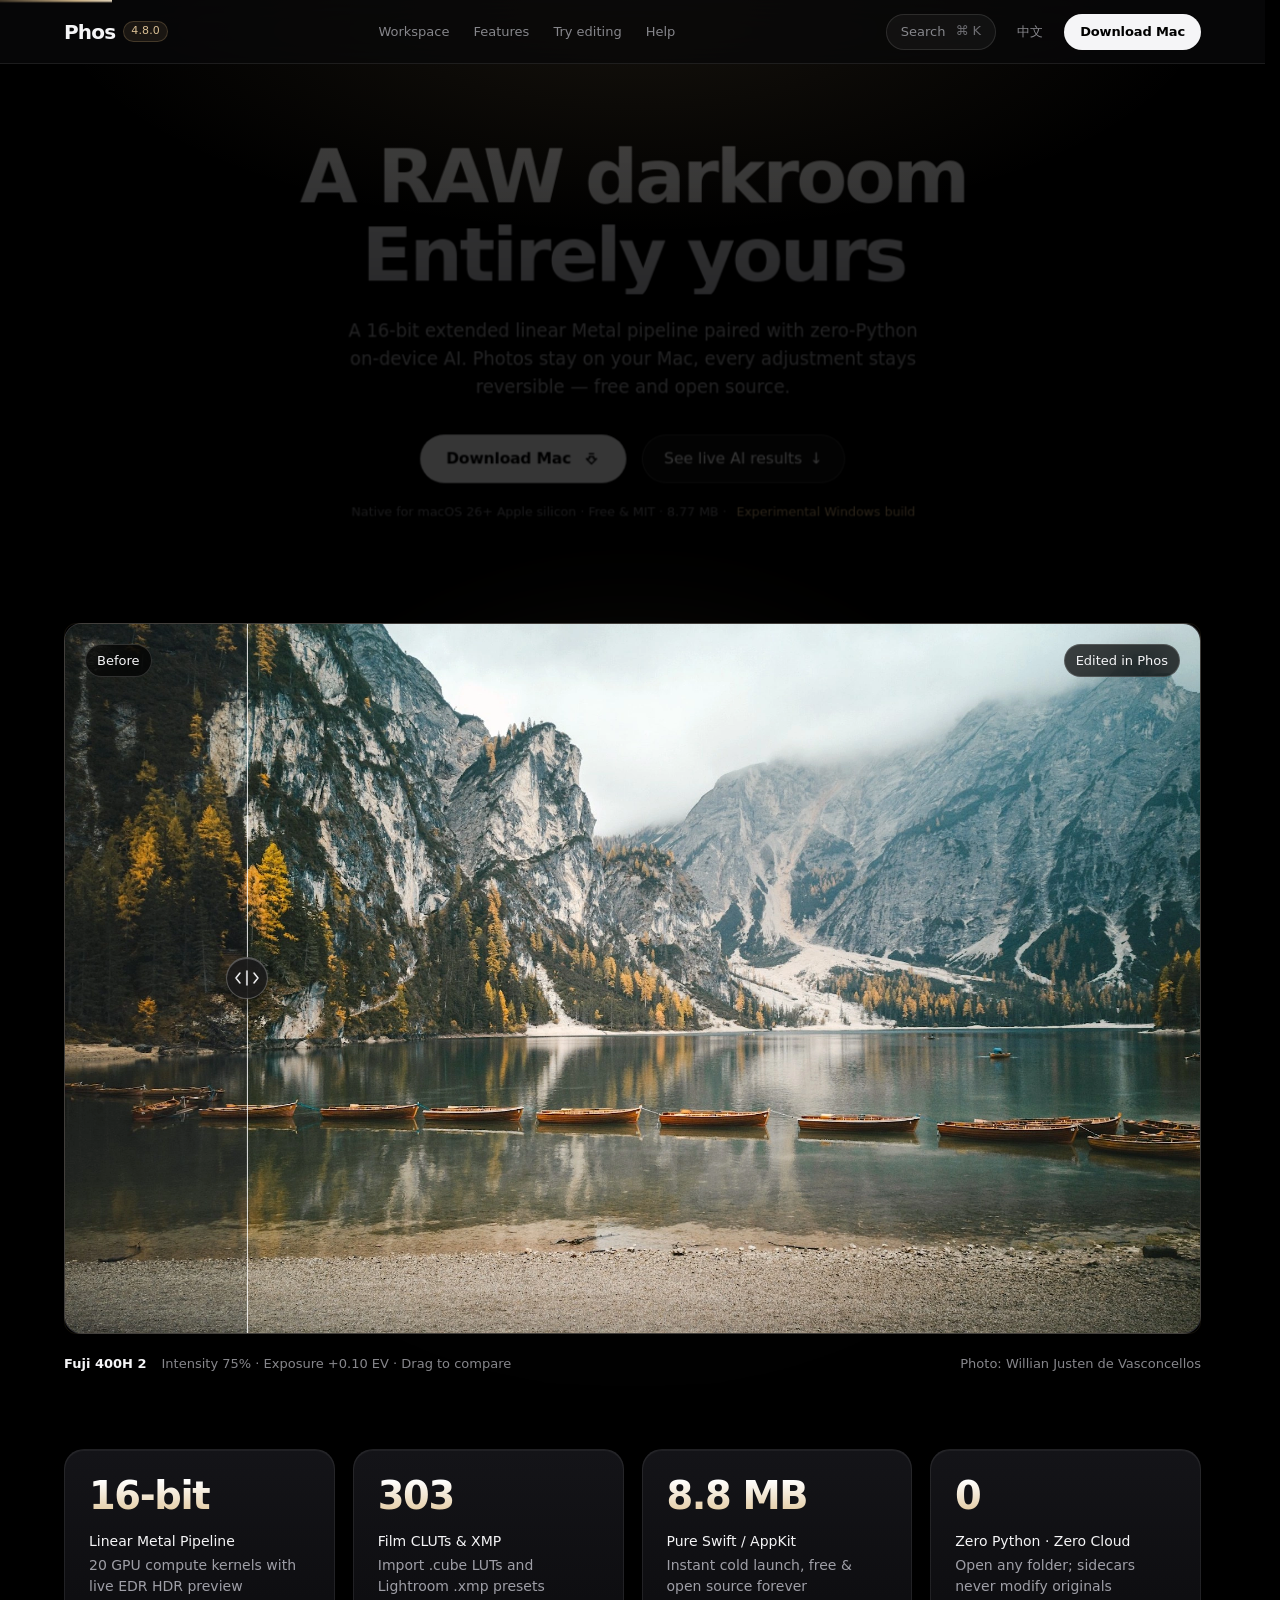
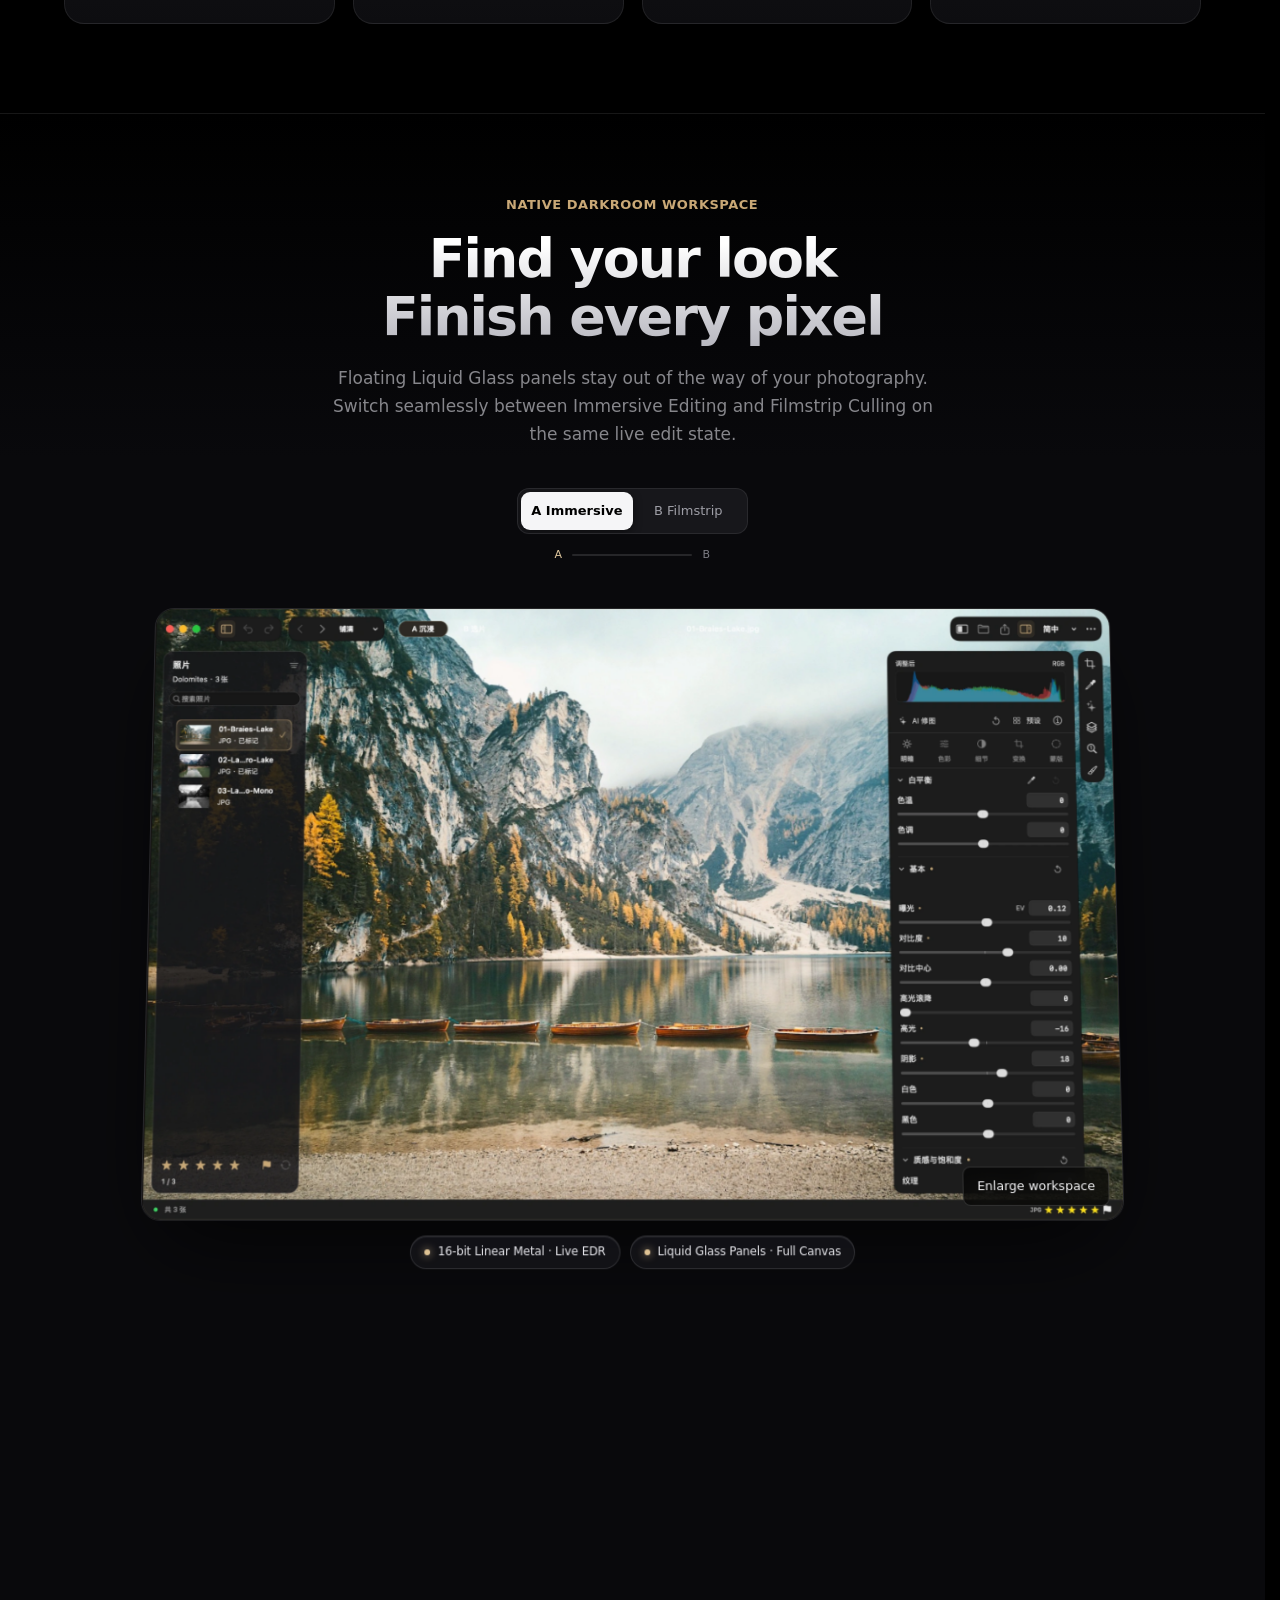
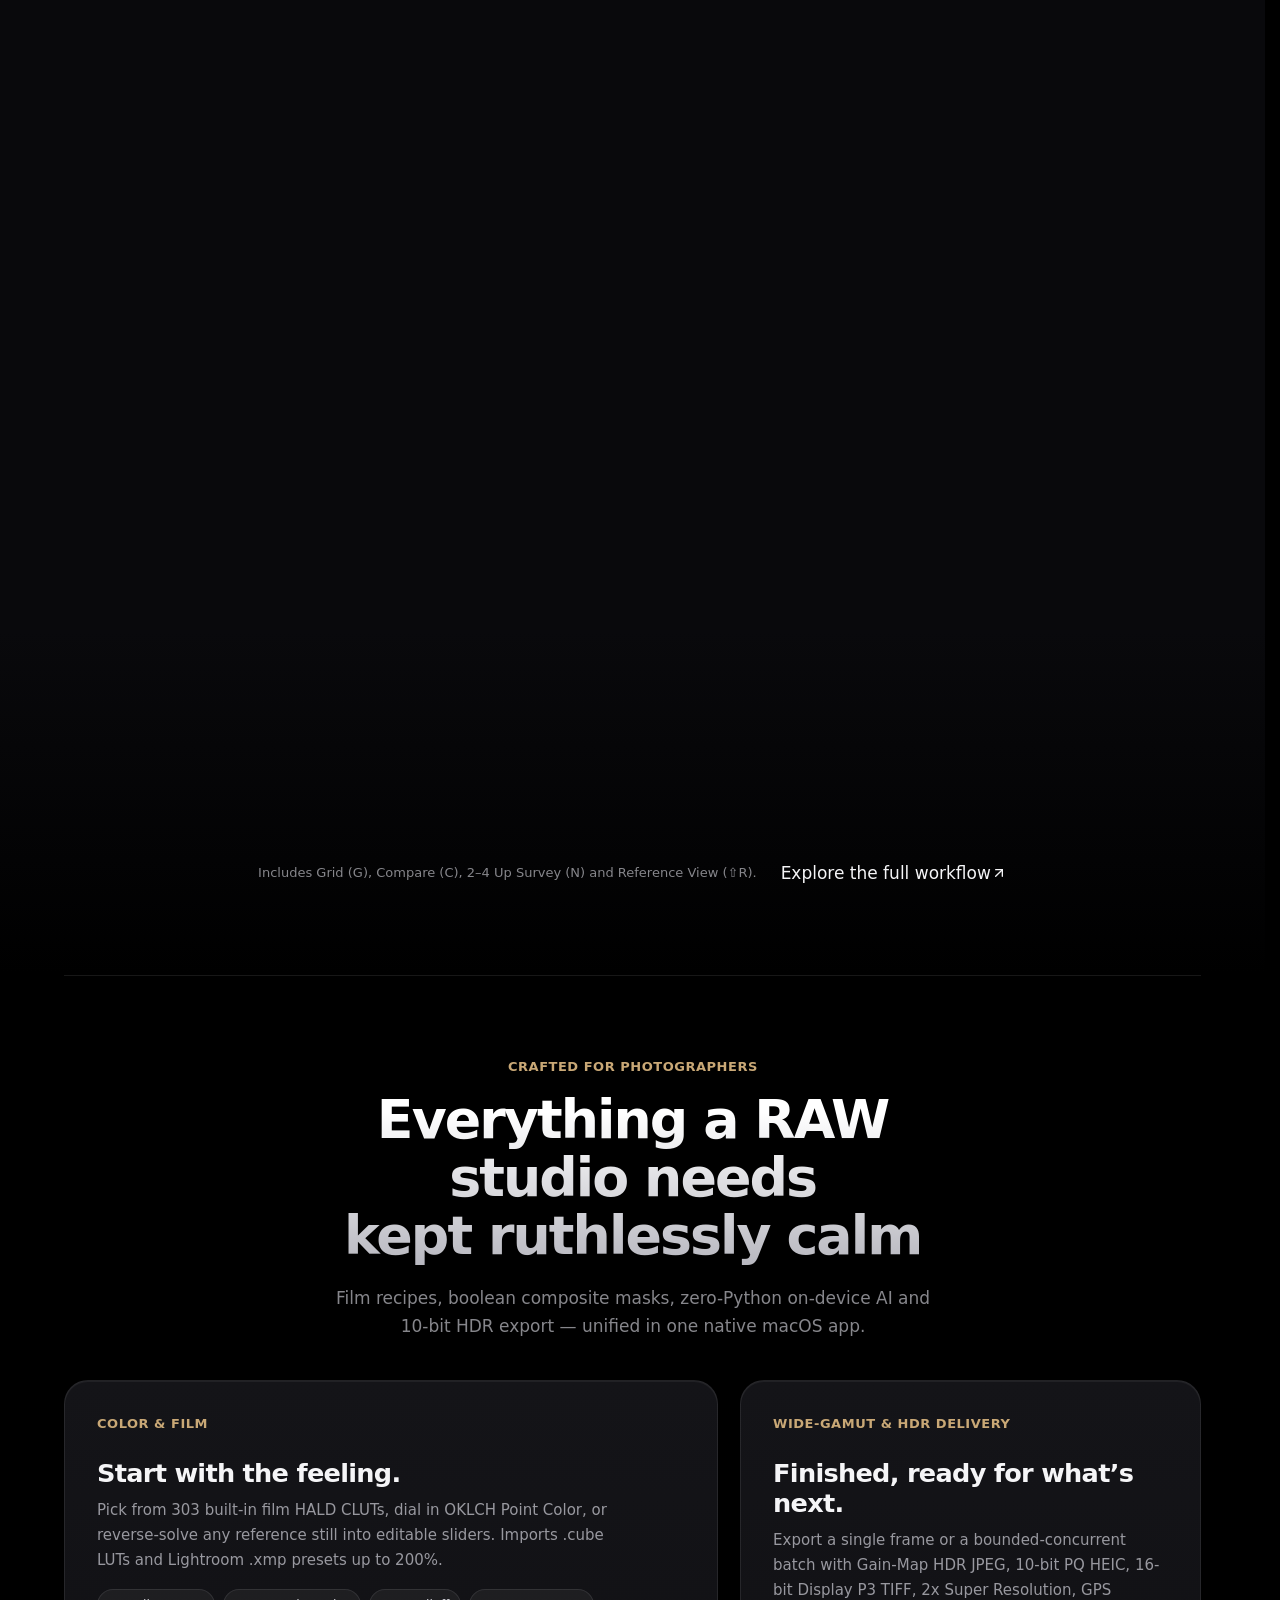
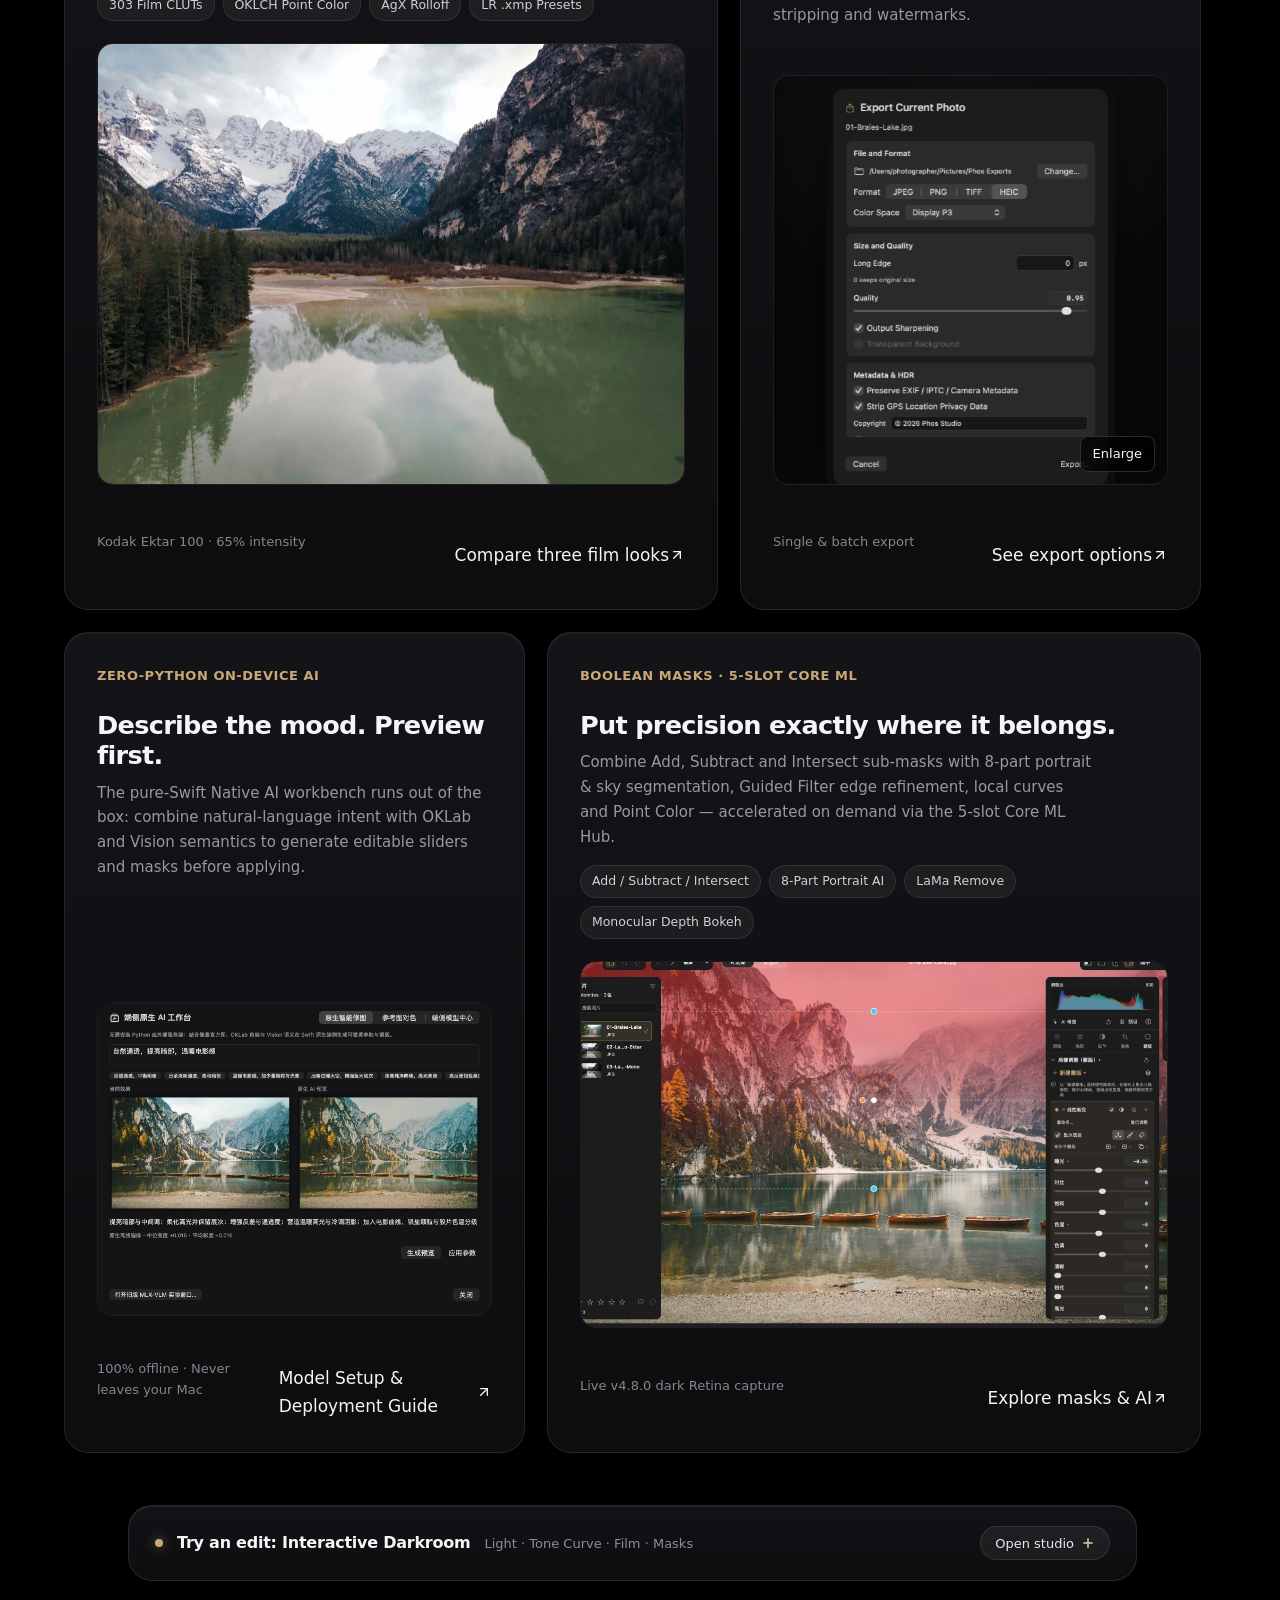
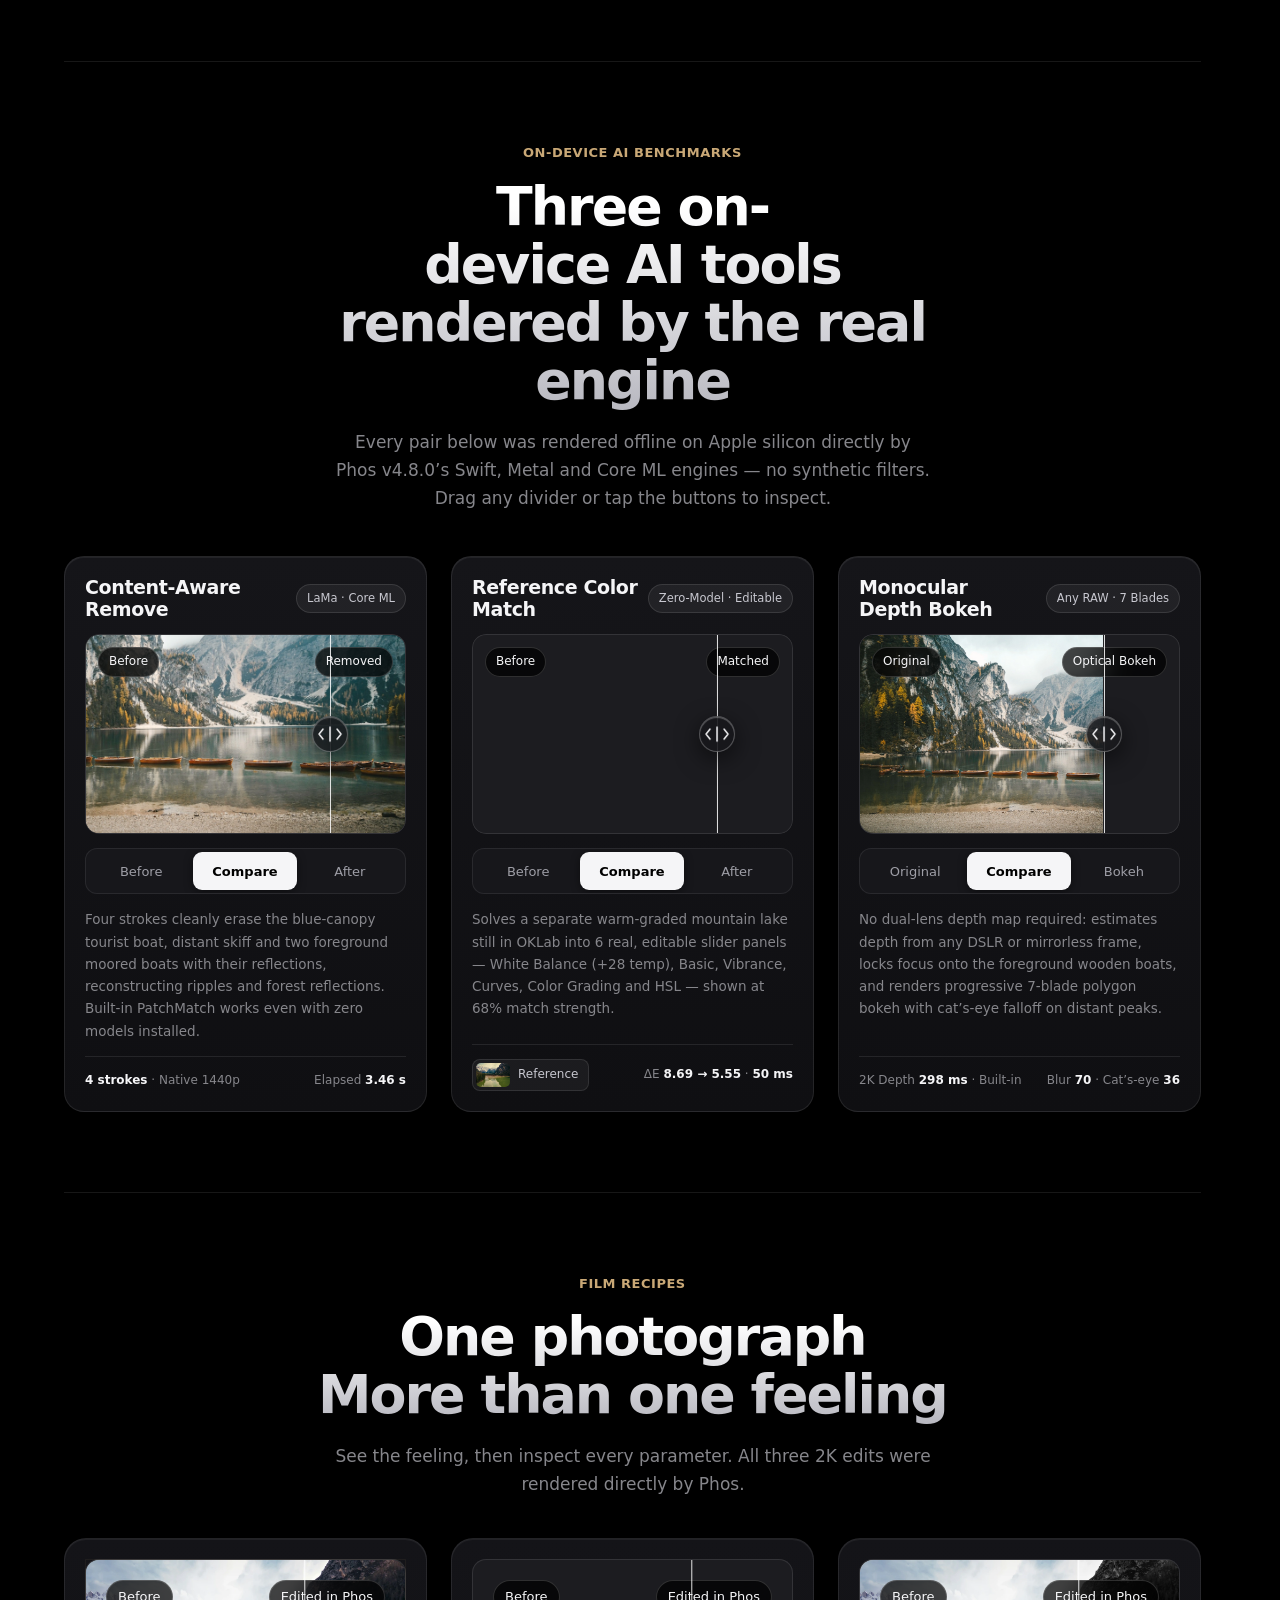
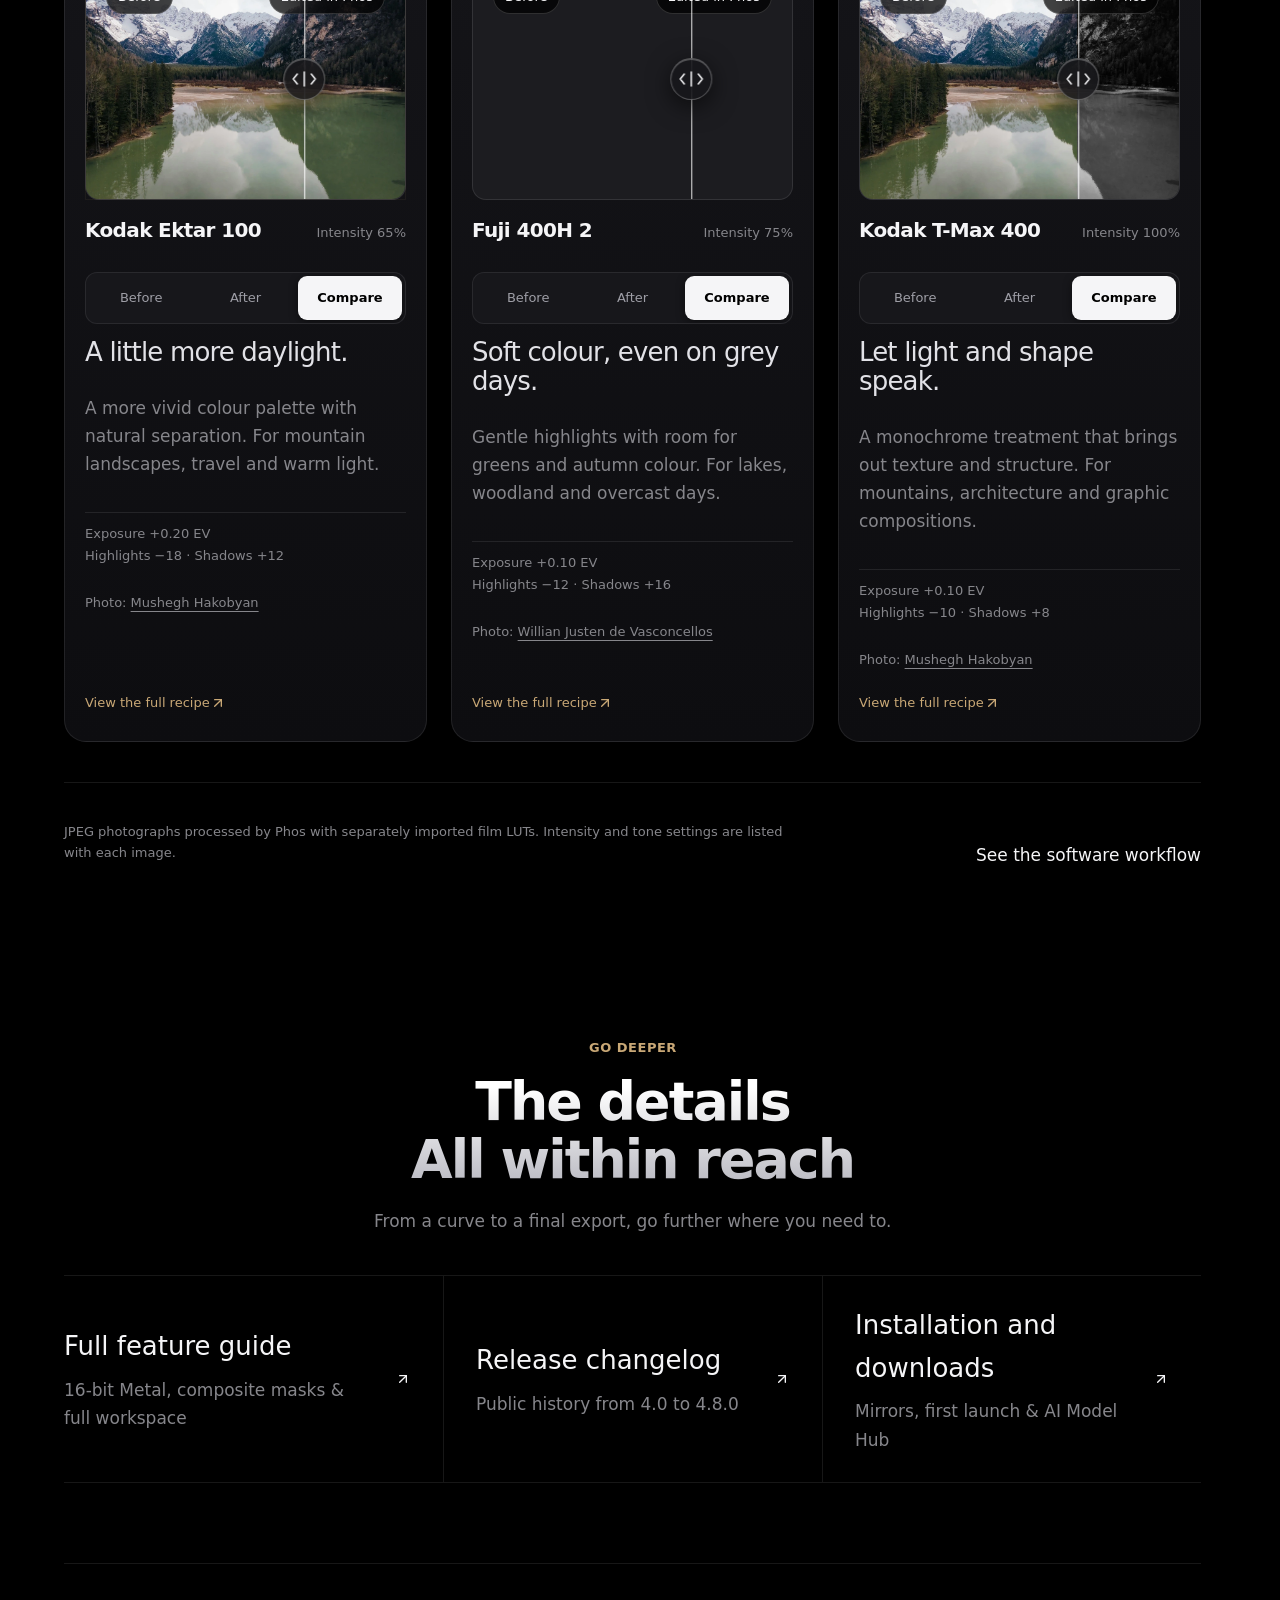
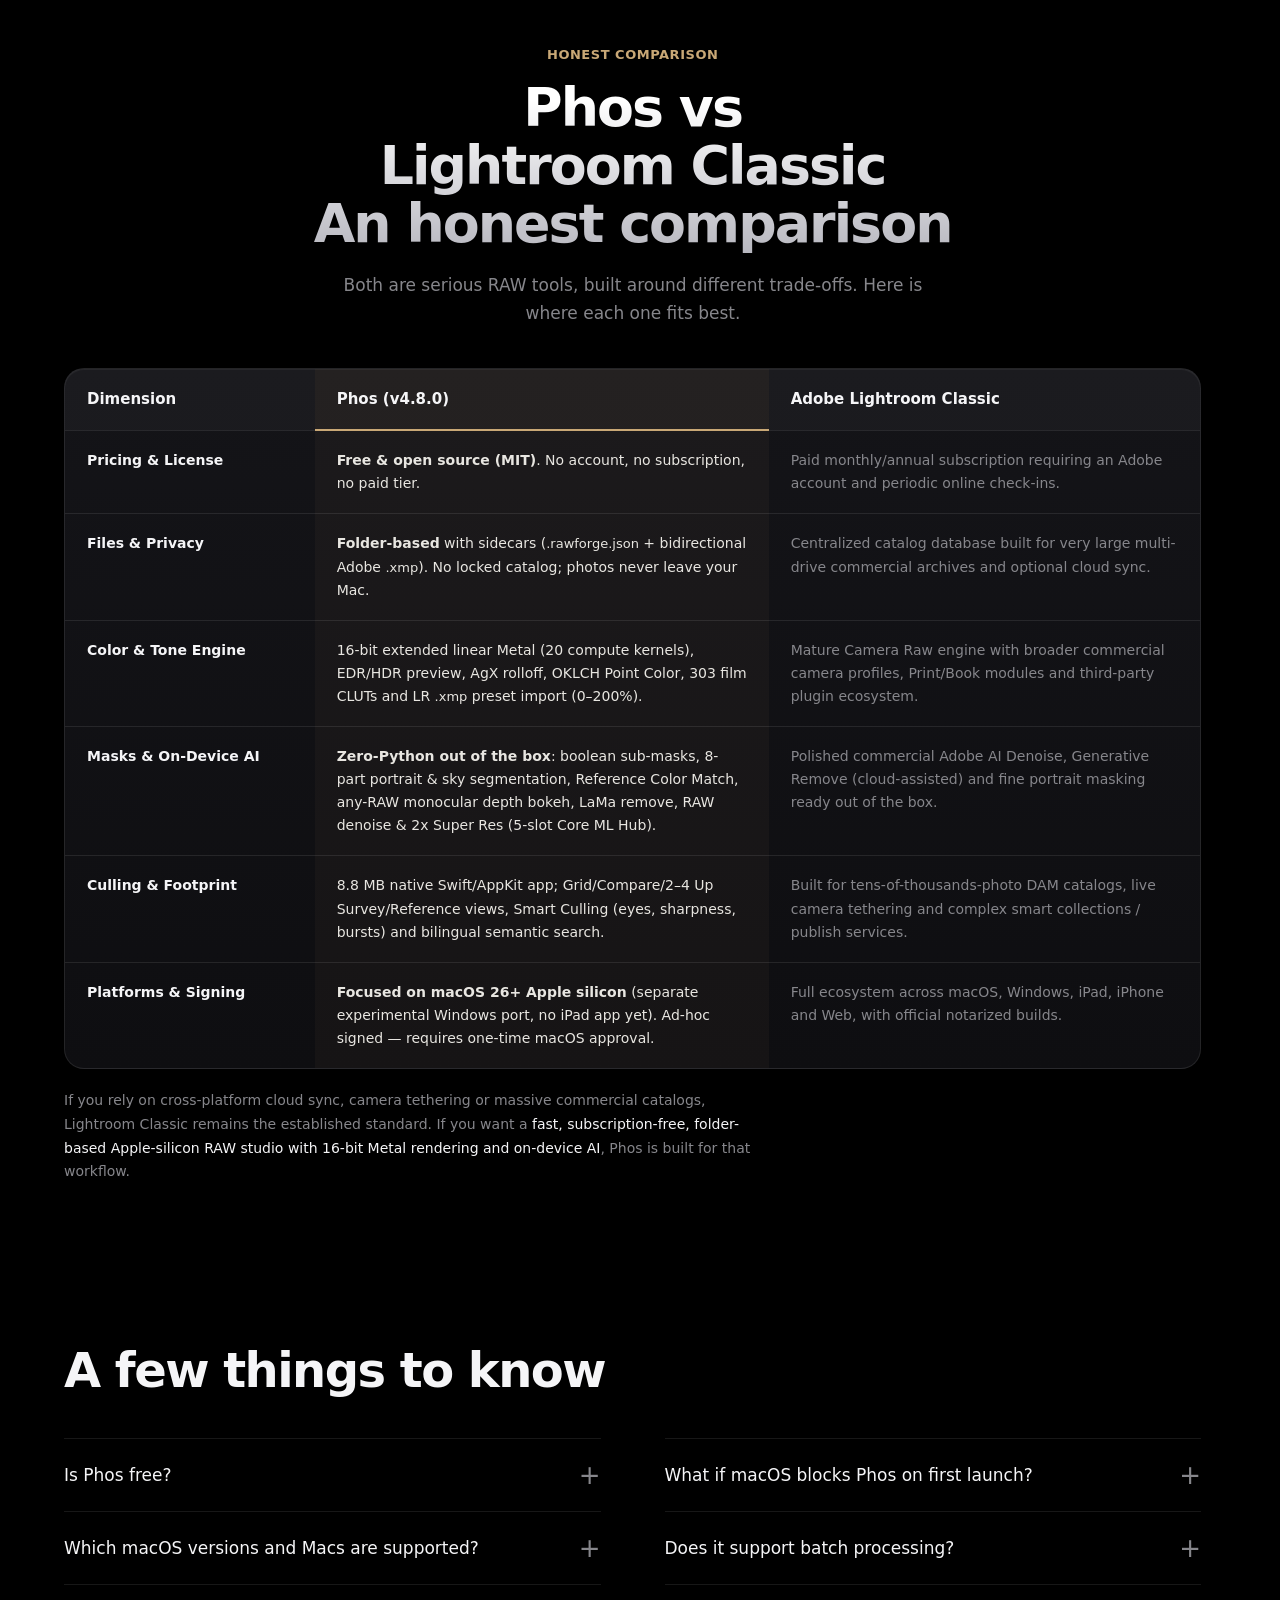
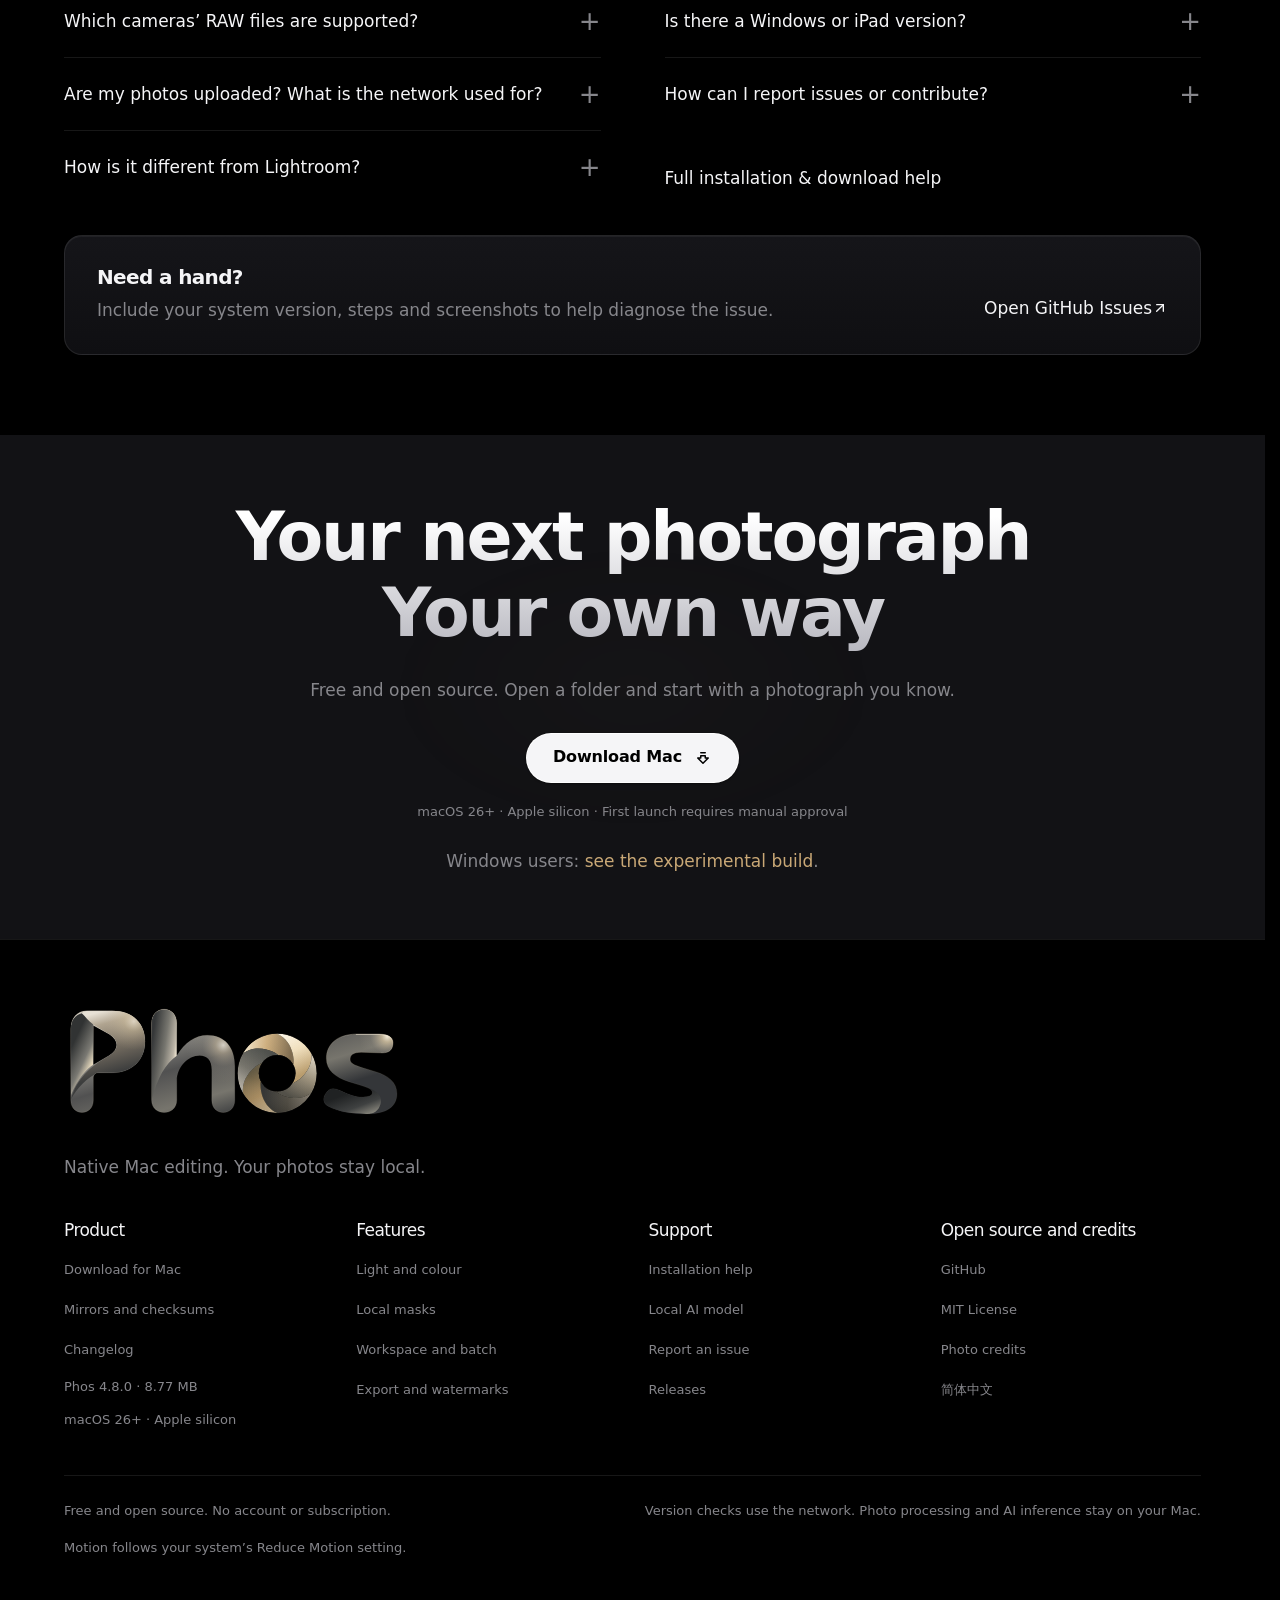
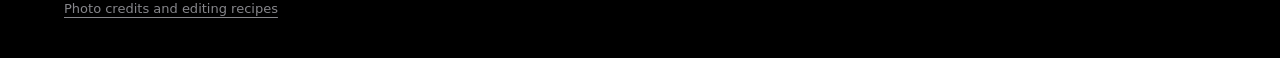
<file: en/index.html>
<!DOCTYPE html>
<html lang="en" data-theme="phos" class="photo-edition"><head>

<meta charset="utf-8">

<meta name="viewport" content="width=device-width, initial-scale=1">
<title>Phos — Native RAW Photo Editor for macOS</title>

<meta name="description" content="Phos is a free, open-source macOS RAW photo editor with a 16-bit extended linear Metal/EDR pipeline, OKLCH Point Color, composite boolean & 8-part portrait masks, zero-Python on-device AI (Reference Color Match, monocular depth optical bokeh, LaMa remove, 2x Super Res) and HDR Gain-Map export.">

<meta name="keywords" content="Phos, RAW editor, macOS RAW editor, Metal 16-bit, EDR HDR, OKLCH Point Color, Reference Color Match, Optical Bokeh, Boolean Masks, LaMa Remove, Adobe XMP, film CLUT, Swift, Core ML, non-destructive editing">

<link rel="canonical" href="https://zenodeng.com/en/">

<link rel="alternate" hreflang="zh-CN" href="https://zenodeng.com/">

<link rel="alternate" hreflang="en" href="https://zenodeng.com/en/">

<link rel="alternate" hreflang="x-default" href="https://zenodeng.com/">

<meta name="google-site-verification" content="VpFD-mee9gLzbt9L78dK2LwITVrWsh_sOPfUTFIICrg">

<meta name="theme-color" content="#000000">

<meta property="og:type" content="website">

<meta property="og:locale" content="en_US">

<meta property="og:locale:alternate" content="zh_CN">

<meta property="og:title" content="Phos — Native RAW Photo Editor for macOS">

<meta property="og:description" content="16-bit extended linear Metal/EDR pipeline, OKLCH Point Color, composite boolean masks and zero-Python on-device AI (Reference Color Match, monocular depth optical bokeh, LaMa remove, RAW denoise & 2x Super Res). Fully local, free and open source.">

<meta property="og:url" content="https://zenodeng.com/en/">

<meta property="og:image" content="https://zenodeng.com/images/og-phos.jpg">
<meta name="twitter:image" content="https://zenodeng.com/images/og-phos.jpg">

<meta name="twitter:card" content="summary_large_image">

<link rel="icon" href="../images/phos-icon-dark.png" type="image/png">

<script type="application/ld+json">
{
  "@context": "https://schema.org",
  "@type": "SoftwareApplication",
  "name": "Phos",
  "alternateName": "RawForge",
  "operatingSystem": "macOS 26.0 or later (Apple silicon)",
  "applicationCategory": "MultimediaApplication",
  "applicationSubCategory": "RAW Photo Editor",
  "softwareVersion": "4.8.0",
  "fileSize": "8.77MB",
  "isAccessibleForFree": true,
  "offers": {
    "@type": "Offer",
    "price": "0",
    "priceCurrency": "USD"
  },
  "license": "https://opensource.org/licenses/MIT",
  "description": "A native, non-destructive RAW photo editor for macOS: 16-bit extended linear Metal/EDR pipeline, AgX toning & OKLCH Point Color, 303 film CLUTs, composite boolean & 8-part portrait masks, zero-Python on-device AI (Reference Color Match, monocular depth optical bokeh, LaMa remove, RAW denoise & export 2x Super Res, Smart Culling & bilingual semantic search), bidirectional Adobe XMP and 82 built-in lens profiles. Everything runs on-device — no account, no subscription.",
  "url": "https://zenodeng.com/en/",
  "downloadUrl": "https://zenodeng.com/download/Phos-macOS-apple-silicon.dmg",
  "installUrl": "https://zenodeng.com/en/help.html#install",
  "screenshot": "https://zenodeng.com/images/og-phos.jpg",
  "inLanguage": [
    "en",
    "zh-CN"
  ],
  "sameAs": [
    "https://github.com/Zenodeng/Phos"
  ],
  "author": {
    "@type": "Person",
    "name": "Zenodeng",
    "url": "https://github.com/Zenodeng"
  },
  "featureList": [
    "16-bit extended linear floating-point Metal pipeline (20 compute kernels) & EDR/HDR preview",
    "AgX contrast pivot/rolloff, 14-stop Guided Filter toning & clipping warnings (J)",
    "OKLCH HSL, Point Color eyedropper & Reference-to-Editable-Parameters Color Match (0–150%)",
    "Composite boolean masks (Add/Subtract/Intersect), Auto Mask pressure brush, sky & 8-part portrait segmentation",
    "Any-RAW monocular depth & physical optical bokeh (5–8 polygon blades, HDR specular boost, cat-eye)",
    "Heal / Clone / Big-LaMa Remove, non-destructive RAW-domain YCoCg denoise & export 2x Super Resolution",
    "Multi-view culling (Grid G / Compare C / Survey N / Reference ⇧R), Smart Culling & bilingual semantic search",
    "Bidirectional Adobe XMP sidecars, Lightroom .xmp preset import (0–200%), Virtual Copies & 82 lens profiles",
    "Gain-Map HDR JPEG, 10-bit PQ HEIC, 16-bit Display P3 TIFF/PNG & EXIF/GPS privacy controls",
    "Zero-Python Native AI workbench, 5-slot Core ML Model Hub & optional local Qwen3-VL MLX mode"
  ]
}
</script>

<script type="application/ld+json">
{
  "@context": "https://schema.org",
  "@type": "FAQPage",
  "mainEntity": [
    {
      "@type": "Question",
      "name": "Is Phos free?",
      "acceptedAnswer": {
        "@type": "Answer",
        "text": "Free and open source under the MIT license. No subscription, no in-app purchases, no account, and no “Pro” tier."
      }
    },
    {
      "@type": "Question",
      "name": "Which macOS versions and Macs are supported?",
      "acceptedAnswer": {
        "@type": "Answer",
        "text": "macOS 26.0 or later on an Apple-silicon (M-series) Mac. Since 3.2.5 the minimum is 26.0, up from 15.0; on older systems, keep using 3.2.4. Only Apple-silicon builds are provided — Intel Macs aren’t supported yet."
      }
    },
    {
      "@type": "Question",
      "name": "Which cameras’ RAW files are supported?",
      "acceptedAnswer": {
        "@type": "Answer",
        "text": "Phos uses macOS’s built-in RAW decoding (Core Image and ImageIO), so any RAW file that Preview can open can be edited — including mainstream formats from Canon (CR2 / CR3), Nikon (NEF), Sony (ARW), Fujifilm (RAF), and Adobe DNG.Support for newer cameras depends on whether the macOS version you’re running already includes a decoder for that model."
      }
    },
    {
      "@type": "Question",
      "name": "Are my photos uploaded? What is the network used for?",
      "acceptedAnswer": {
        "@type": "Answer",
        "text": "No. Photos are processed entirely on your Mac — no cloud, no account, no telemetry.The only network activity is a single check of the latest version number at launch; the request contains nothing about you, your photos, or this Mac."
      }
    },
    {
      "@type": "Question",
      "name": "How is it different from Lightroom?",
      "acceptedAnswer": {
        "@type": "Answer",
        "text": "Phos is local-first and open source: no subscription, no locked catalog, no forced cloud sync. Open any folder on a 16-bit extended linear Metal/EDR pipeline with OKLCH Point Color, composite boolean & 8-part portrait masks, zero-Python on-device AI (Reference Color Match, monocular depth bokeh, LaMa remove, 2x Super Res), bidirectional Adobe XMP sidecars and Lightroom .xmp preset import."
      }
    },
    {
      "@type": "Question",
      "name": "What if macOS blocks Phos on first launch?",
      "acceptedAnswer": {
        "@type": "Answer",
        "text": "This is the standard prompt every app without Apple notarization gets — not something specific to Phos. Double-click Phos → click “Done” → open System Settings → Privacy & Security → scroll to the bottom and click “Open Anyway”.You can also run xattr -dr com.apple.quarantine /Applications/Phos.app in Terminal to remove the quarantine flag for good."
      }
    },
    {
      "@type": "Question",
      "name": "Does it support batch processing?",
      "acceptedAnswer": {
        "@type": "Answer",
        "text": "Yes. Grid (G), Compare (C), 2–4 Up Survey (N) and Reference (⇧R) views pair with on-device Smart Culling (eye-closure, sharpness, burst best), bilingual semantic search, Virtual Copies, multi-select adjustment sync and bounded-concurrent batch export (including 2x Super Res and watermarks)."
      }
    },
    {
      "@type": "Question",
      "name": "Is there a Windows or iPad version?",
      "acceptedAnswer": {
        "@type": "Answer",
        "text": "The macOS app is the primary platform. Windows has a separate experimental port (4.4.0, ported from the macOS 4.4.0 source), maintained separately from macOS: Apple’s Vision and Core Image are replaced with local implementations; on-device AI needs you to download the base model once and prepare it in-app; and it isn’t code-signed. It’s available from the  downloads section.An iPad version is still being assessed for feasibility, with no releasable timeline."
      }
    },
    {
      "@type": "Question",
      "name": "How can I report issues or contribute?",
      "acceptedAnswer": {
        "@type": "Answer",
        "text": "File an Issue or a Pull Request at the GitHub repository. The project is written in Swift, built on Metal, Core Image, Vision, Core ML, and AppKit."
      }
    }
  ]
}
</script>

<link rel="stylesheet" href="../assets/home-layout.css?v=472motion">

<link rel="stylesheet" href="../assets/system.css?v=472motion">

<link rel="stylesheet" href="../assets/motion.css?v=472motion"><link rel="stylesheet" href="../assets/p0.css?v=472motion"><link rel="stylesheet" href="../assets/editor-demo.css?v=472motion"><link rel="stylesheet" href="../assets/seam-light.css?v=472motion"><link rel="stylesheet" href="../assets/kinetic-light.css?v=472motion"></head>

<body><a class="skip" href="#main">Skip to content</a>

<nav class="site-nav" aria-label="Main navigation"><a class="wordmark" href="./" aria-label="Phos"><span class="wordmark-text" translate="no">Phos</span><span class="nav-ver" translate="no">4.8.0</span></a>
<div class="nav-links"><a href="index.html#workspace">Workspace</a><a href="features.html">Features</a><a href="index.html#studio">Try editing</a><a href="help.html">Help</a></div>

<div class="nav-actions"><button class="command-trigger" type="button" aria-haspopup="dialog"><span>Search</span><kbd>⌘ K</kbd></button><a class="language" href="../" aria-label="切换到简体中文">中文</a><a class="nav-download" href="../download/Phos-macOS-apple-silicon.dmg" download="">Download Mac</a><button class="menu-toggle" type="button" aria-haspopup="dialog" aria-expanded="false" aria-controls="mobile-menu" hidden="">Menu<svg width="20" height="20" viewBox="0 0 20 20" fill="none" stroke="currentColor" aria-hidden="true"><path d="M3 6h14M3 14h14"></path></svg></button></div>
</nav>

<dialog class="mobile-menu" id="mobile-menu" aria-labelledby="mobile-menu-title">
<div class="mobile-menu-header">
<h2 id="mobile-menu-title">Explore Phos</h2><button class="dialog-close menu-close" type="button">Close</button></div>

<nav aria-label="Mobile navigation"><a href="index.html#workspace">Workspace</a><a href="features.html">Features</a><a href="index.html#studio">Try editing</a><a href="help.html">Help</a></nav>

<div class="mobile-menu-footer"><a class="language" href="../">简体中文</a><a class="button primary" href="../download/Phos-macOS-apple-silicon.dmg" download="">Download Mac</a></div>
</dialog>

<noscript><nav class="noscript-nav" aria-label="Page navigation"><a href="index.html#workspace">Workspace</a><a href="features.html">Features</a><a href="index.html#studio">Try editing</a><a href="help.html">Help</a></nav></noscript>

<main id="main">

<header id="top" class="photo-hero">

<div class="hero-intro hero-intro-scrub page-width">
<h1>A RAW darkroom<br>Entirely yours</h1>
<p class="hero-lead">A 16-bit extended linear Metal pipeline paired with zero-Python on-device AI. Photos stay on your Mac, every adjustment stays reversible — free and open source.</p>
<div class="hero-actions"><a class="button primary" href="../download/Phos-macOS-apple-silicon.dmg" download="">Download Mac<span class="download-icon" aria-hidden="true"><svg class="download-arrow" viewBox="0 0 24 24" width="24" height="24" fill="none" aria-hidden="true"><path d="M12 4v16m-6-6 6 6 6-6" stroke="currentColor" stroke-width="1.8" stroke-linecap="round" stroke-linejoin="round"/></svg></span></a><a class="quiet-link" href="#ai-demos">See live AI results<span aria-hidden="true">↓</span></a></div>
<p class="hero-meta">Native for macOS 26+ Apple silicon · Free &amp; MIT · 8.77 MB · <a href="help.html#windows">Experimental Windows build</a></p>
</div>

<figure class="hero-photo-story page-width">
<div class="hero-stage-scrub">
<div class="photo-comparison signature-product hero-compare" data-compare="hero" data-split="48" data-scroll-scrub="hero" data-scrub-from="48" data-scrub-to="16" data-seam data-edge="all" data-tone="light" data-trigger="enter" data-strength="default">
<div class="compare-viewport"><img class="compare-after" src="../images/photo-edits/braies-fuji-after-1600.webp?v=480rel" srcset="../images/photo-edits/braies-fuji-after-800.webp?v=480rel 1024w, ../images/photo-edits/braies-fuji-after-1600.webp?v=480rel 2048w" sizes="(max-width: 760px) 100vw, 1280px" width="2048" height="1280" alt="An autumn lake and wooden boats edited with Phos film and tone controls" fetchpriority="high" decoding="async">
<div class="compare-before"><img src="../images/photo-edits/braies-fuji-before-1600.webp?v=480rel" srcset="../images/photo-edits/braies-fuji-before-800.webp?v=480rel 1024w, ../images/photo-edits/braies-fuji-before-1600.webp?v=480rel 2048w" sizes="(max-width: 760px) 100vw, 1280px" width="2048" height="1280" alt="" decoding="async"></div>
<div class="compare-labels" aria-hidden="true"><span>Before</span><span>Edited in Phos</span></div>
<span class="compare-divider" aria-hidden="true"><span><svg viewBox="0 0 32 24" width="32" height="24" fill="none" aria-hidden="true"><path d="m9 7-4 5 4 5M23 7l4 5-4 5M16 5v14" stroke="currentColor" stroke-width="1.5" stroke-linecap="round" stroke-linejoin="round"/></svg></span></span><input class="compare-range" type="range" min="0" max="100" value="48" step="1" aria-label="Fuji 400H 2 before/after comparison, percentage of original image"></div>
</div>
</div>
<figcaption>
<div><strong>Fuji 400H 2</strong><span>Intensity 75% · Exposure +0.10 EV · Drag to compare</span></div>
<p>Photo: <a href="https://unsplash.com/photos/mountains-and-a-lake-reflect-under-a-cloudy-sky-RyoQe3BU8gI" target="_blank" rel="noopener">Willian Justen de Vasconcellos</a></p>
</figcaption>
</figure>

</header>

<section class="spec-strip page-width" aria-label="Key specifications and privacy">
<div class="spec-grid">
<div class="spec-card" data-apple-reveal data-delay="0"><span class="spec-val" data-count-to="16" data-count-suffix="-bit">16-bit</span><p class="spec-label"><strong>Linear Metal Pipeline</strong>20 GPU compute kernels with live EDR HDR preview</p></div>
<div class="spec-card" data-apple-reveal data-delay="1"><span class="spec-val" data-count-to="303">303</span><p class="spec-label"><strong>Film CLUTs &amp; XMP</strong>Import .cube LUTs and Lightroom .xmp presets</p></div>
<div class="spec-card" data-apple-reveal data-delay="2"><span class="spec-val" data-count-to="8.8" data-count-decimals="1" data-count-suffix=" MB">8.8 MB</span><p class="spec-label"><strong>Pure Swift / AppKit</strong>Instant cold launch, free &amp; open source forever</p></div>
<div class="spec-card" data-apple-reveal data-delay="3"><span class="spec-val" data-zero-pulse>0</span><p class="spec-label"><strong>Zero Python · Zero Cloud</strong>Open any folder; sidecars never modify originals</p></div>
</div>
</section>

<section id="workspace" class="workspace-showcase editorial-section" data-active-mode="a">
<div id="capabilities" class="page-width">
<div id="refine" class="section-heading is-centered">
<span class="section-kicker">Native Darkroom Workspace</span>
<h2>Find your look<br>Finish every pixel</h2>
<p>Floating Liquid Glass panels stay out of the way of your photography. Switch seamlessly between Immersive Editing and Filmstrip Culling on the same live edit state.</p>
</div>

<div class="workspace-slot">
<div class="workspace-sticky-runway">
<div class="workspace-sticky-pin">
<div class="workspace-controls-bar">
<div class="mode-picker" role="group" aria-label="Workspace layout"><button type="button" data-workspace="a" aria-pressed="true">A Immersive</button><button type="button" data-workspace="b" aria-pressed="false">B Filmstrip</button></div>
<div class="workspace-scroll-rail" aria-hidden="true"><span class="ws-rail-step" data-step="a">A</span><span class="ws-rail-track"><i class="ws-rail-fill"></i></span><span class="ws-rail-step" data-step="b">B</span></div>
</div>
<figure class="workspace-figure">
<div class="workspace-image" data-seam data-edge="all" data-tone="light" data-trigger="enter" data-strength="quiet"><img src="../images/native-20261031/workspace-a.webp?v=480rel" width="2400" height="1498" alt="Phos v4.8.0 Immersive dark workspace" class="workspace-shot active" loading="lazy" decoding="async"><img src="../images/native-20261031/workspace-b.webp?v=480rel" width="2400" height="1498" alt="Phos v4.8.0 Filmstrip dark workspace" class="workspace-shot" aria-hidden="true" loading="lazy" decoding="async"><button class="image-zoom" type="button" data-zoom="workspace-real">Enlarge workspace</button></div>
<div class="workspace-callouts" aria-hidden="true"><div class="ws-phase-group" data-ws-phase="a"><span class="ws-chip"><i></i>16-bit Linear Metal · Live EDR</span><span class="ws-chip"><i></i>Liquid Glass Panels · Full Canvas</span></div><div class="ws-phase-group" data-ws-phase="b"><span class="ws-chip"><i></i>Bottom Filmstrip · Rapid Culling</span><span class="ws-chip"><i></i>Grid G · Compare C · Multi N · Ref ⇧R</span></div></div>
<figcaption id="workspaceCaption" aria-live="polite" data-a="A Immersive · Your photograph fills the canvas between floating Liquid Glass controls." data-b="B Filmstrip · Full-frame safe canvas paired with bottom filmstrip, grid, compare and survey views.">A Immersive · Your photograph fills the canvas between floating Liquid Glass controls.</figcaption>
</figure>
</div>
</div>
</div>

<div class="refine-bottom">
<p>Includes Grid (G), Compare (C), 2–4 Up Survey (N) and Reference View (⇧R).</p><a class="text-link" href="features.html#workflow">Explore the full workflow ↗</a>
</div>
</div>
</section>

<section class="bento-section editorial-section page-width">
<div class="section-heading is-centered">
<span class="section-kicker">Crafted for Photographers</span>
<h2>Everything a RAW studio needs<br>kept ruthlessly calm</h2>
<p>Film recipes, boolean composite masks, zero-Python on-device AI and 10-bit HDR export — unified in one native macOS app.</p>
</div>

<div class="bento-grid">

<article id="find-style" class="bento-card bento-span-7" data-apple-reveal data-delay="0">
<div class="bento-copy">
<span class="section-kicker">Color &amp; Film</span>
<h3>Start with the feeling.</h3>
<p>Pick from 303 built-in film HALD CLUTs, dial in OKLCH Point Color, or reverse-solve any reference still into editable sliders. Imports .cube LUTs and Lightroom .xmp presets up to 200%.</p>
<ul class="bento-points"><li>303 Film CLUTs</li><li>OKLCH Point Color</li><li>AgX Rolloff</li><li>LR .xmp Presets</li></ul>
</div>
<div class="bento-media" data-parallax>
<img src="../images/photo-edits/landro-ektar-after-1600.webp?v=480rel" srcset="../images/photo-edits/landro-ektar-after-800.webp?v=480rel 1024w, ../images/photo-edits/landro-ektar-after-1600.webp?v=480rel 2048w" sizes="(max-width: 1100px) 100vw, 720px" width="2048" height="1536" alt="Dolomites mountain lake edited with Kodak Ektar 100 film recipe" loading="lazy" decoding="async">
</div>
<div class="bento-foot"><span>Kodak Ektar 100 · 65% intensity</span><a class="text-link" href="#gallery">Compare three film looks ↗</a></div>
</article>

<article id="finish-export" class="bento-card bento-span-5" data-apple-reveal data-delay="1">
<div class="bento-copy">
<span class="section-kicker">Wide-Gamut &amp; HDR Delivery</span>
<h3>Finished, ready for what’s next.</h3>
<p>Export a single frame or a bounded-concurrent batch with Gain-Map HDR JPEG, 10-bit PQ HEIC, 16-bit Display P3 TIFF, 2x Super Resolution, GPS stripping and watermarks.</p>
</div>
<div class="bento-media is-tall" data-parallax>
<img src="../images/native-20261031/en-export.webp?v=480rel" width="928" height="1318" alt="Phos v4.8.0 English dark export sheet showing Display P3, HDR, metadata privacy and watermark options" loading="lazy" decoding="async">
<button class="image-zoom" type="button" data-zoom="export-real">Enlarge</button>
</div>
<div class="bento-foot"><span>Single &amp; batch export</span><a class="text-link" href="features.html#export">See export options ↗</a></div>
</article>

<article id="ai" class="bento-card bento-span-5" data-apple-reveal data-delay="0">
<div class="bento-copy">
<span class="section-kicker">Zero-Python On-Device AI</span>
<h3>Describe the mood. Preview first.</h3>
<p>The pure-Swift Native AI workbench runs out of the box: combine natural-language intent with OKLab and Vision semantics to generate editable sliders and masks before applying.</p>
</div>
<div class="bento-media" data-parallax>
<img src="../images/ai-preview.webp?v=480rel" width="1560" height="1240" alt="Phos v4.8.0 Native AI workbench live side-by-side preview and parameter plan" loading="lazy" decoding="async">
</div>
<div class="bento-foot"><span>100% offline · Never leaves your Mac</span><a class="text-link" href="help.html#ai-model">Model Setup &amp; Deployment Guide ↗</a></div>
</article>

<article class="bento-card bento-span-7" data-apple-reveal data-delay="1">
<div class="bento-copy">
<span class="section-kicker">Boolean Masks · 5-Slot Core ML</span>
<h3>Put precision exactly where it belongs.</h3>
<p>Combine Add, Subtract and Intersect sub-masks with 8-part portrait &amp; sky segmentation, Guided Filter edge refinement, local curves and Point Color — accelerated on demand via the 5-slot Core ML Hub.</p>
<ul class="bento-points"><li>Add / Subtract / Intersect</li><li>8-Part Portrait AI</li><li>LaMa Remove</li><li>Monocular Depth Bokeh</li></ul>
</div>
<div class="bento-media" data-parallax>
<img src="../images/06-linear-gradient-mask.webp?v=480rel" width="2400" height="1498" alt="Phos v4.8.0 linear gradient mask controls and composite boolean sub-masks panel" loading="lazy" decoding="async">
</div>
<div class="bento-foot"><span>Live v4.8.0 dark Retina capture</span><a class="text-link" href="features.html#masks">Explore masks &amp; AI ↗</a></div>
</article>

</div>

<details class="try-editor page-width">
<summary class="studio-disclosure-bar">
<span class="studio-disclosure-lead"><span class="studio-live-dot" aria-hidden="true"></span><span class="studio-disclosure-title">Try an edit: Interactive Darkroom</span><span class="studio-disclosure-sub">Light · Tone Curve · Film · Masks</span></span>
<span class="studio-disclosure-toggle" aria-hidden="true"><span class="studio-toggle-open">Open studio</span><span class="studio-toggle-close">Close</span><svg viewBox="0 0 16 16" fill="none" stroke="currentColor" stroke-width="1.8" stroke-linecap="round"><path d="M8 3.2v9.6M3.2 8h9.6"/></svg></span>
</summary>

<div class="editor-slot">
<section id="studio" class="studio-section">
<noscript><p class="studio-noscript">Enable JavaScript to try the controls. Real application screenshots and product information remain available below.</p></noscript>

<div class="demo phos-studio" data-ui="">
  <!-- macOS Darkroom Toolbar -->
  <div class="studio-bar">
    <div class="studio-bar-left">
      <span class="studio-dots" aria-hidden="true"><i></i><i></i><i></i></span>
      <span class="studio-doc-name" translate="no">Lago_di_Braies.RAF</span>
      <span class="studio-doc-tag">Web Sim</span>
    </div>
    <div class="studio-bar-center">
      <div class="cmp" role="group" aria-label="Before and after comparison">
        <button type="button" id="btnAfter" aria-pressed="true">Edited</button>
        <button type="button" id="btnBefore" aria-pressed="false">Original</button>
      </div>
    </div>
    <div class="studio-bar-right">
      <span class="studio-kbd-hint"><kbd>Space</kbd> Compare</span>
      <button class="studio-reset-btn" type="button" id="resetDemo" title="Reset preview">
        <svg viewBox="0 0 16 16" fill="none" stroke="currentColor" stroke-width="1.6" stroke-linecap="round" stroke-linejoin="round" aria-hidden="true"><path d="M3.2 6.4A5.2 5.2 0 1 1 4.4 11.4"/><path d="M3 3.2v3.3h3.3"/></svg>
        <span>Reset</span>
      </button>
    </div>
  </div>

  <!-- Main Workspace: Photo Stage + Liquid Glass Inspector -->
  <div class="studio-workspace">
    <div class="stage" id="stage">
      <svg class="scene" viewBox="0 0 1200 760" preserveAspectRatio="xMidYMid slice" aria-label="Demo photo; updates live with the controls on the right" role="group">
        <defs>
          <linearGradient id="maskGrad" gradientUnits="userSpaceOnUse" x1="240" y1="560" x2="900" y2="220">
            <stop offset="0" stop-color="#ffd9a0" stop-opacity="0"></stop>
            <stop offset="0.5" stop-color="#ffd9a0" stop-opacity="0.26"></stop>
            <stop offset="1" stop-color="#ffd9a0" stop-opacity="0.52"></stop>
          </linearGradient>
          <radialGradient id="maskRadialGrad" gradientUnits="userSpaceOnUse" cx="552" cy="350" r="300">
            <stop offset="0" stop-color="#ffd9a0" stop-opacity="0.5"></stop>
            <stop offset="0.62" stop-color="#ffd9a0" stop-opacity="0.3"></stop>
            <stop offset="1" stop-color="#ffd9a0" stop-opacity="0"></stop>
          </radialGradient>
          <clipPath id="frameClip"><rect x="0" y="0" width="1200" height="760"></rect></clipPath>
          <filter id="toneFx" color-interpolation-filters="sRGB" x="-2%" y="-2%" width="104%" height="104%">
            <feComponentTransfer>
              <feFuncR type="linear" id="tfRS" slope="1" intercept="0"></feFuncR>
              <feFuncG type="linear" id="tfGS" slope="1" intercept="0"></feFuncG>
              <feFuncB type="linear" id="tfBS" slope="1" intercept="0"></feFuncB>
            </feComponentTransfer>
            <feColorMatrix type="saturate" id="tfSat" values="1"></feColorMatrix>
            <feColorMatrix type="matrix" id="tfSep" values="1 0 0 0 0  0 1 0 0 0  0 0 1 0 0  0 0 0 1 0"></feColorMatrix>
            <feColorMatrix type="hueRotate" id="tfHue" values="0"></feColorMatrix>
            <feComponentTransfer>
              <feFuncR type="table" id="tfCR" tableValues="0 1"></feFuncR>
              <feFuncG type="table" id="tfCG" tableValues="0 1"></feFuncG>
              <feFuncB type="table" id="tfCB" tableValues="0 1"></feFuncB>
            </feComponentTransfer>
          </filter>
          <filter id="grainFx" x="0" y="0" width="100%" height="100%" color-interpolation-filters="sRGB">
            <feTurbulence type="fractalNoise" baseFrequency="0.85" numOctaves="2" seed="7"></feTurbulence>
            <feColorMatrix type="saturate" values="0"></feColorMatrix>
          </filter>
          <radialGradient id="vignetteGrad" cx="0.5" cy="0.48" r="0.72">
            <stop offset="0.45" stop-color="#000000" stop-opacity="0"></stop>
            <stop offset="1" stop-color="#000000" stop-opacity="0.85"></stop>
          </radialGradient>
        </defs>

        <g clip-path="url(#frameClip)">
          <g filter="url(#toneFx)">
            <g id="sceneGroup">
              <image href="../images/photo-edits/braies-fuji-before-1600.webp?v=480rel" x="0" y="0" width="1200" height="760" preserveAspectRatio="xMidYMid slice"></image>
              <rect id="maskLayer" x="0" y="0" width="1200" height="760" fill="url(#maskGrad)" opacity="0" style="mix-blend-mode:screen;transition:opacity .3s ease"></rect>
            </g>
          </g>
          <rect id="grainLayer" x="0" y="0" width="1200" height="760" filter="url(#grainFx)" opacity="0" style="mix-blend-mode:overlay;pointer-events:none;transition:opacity .25s ease"></rect>
          <rect id="vignetteLayer" x="0" y="0" width="1200" height="760" fill="url(#vignetteGrad)" opacity="0" style="pointer-events:none;transition:opacity .25s ease"></rect>
          <g id="localEffects">
            <defs>
              <mask id="paintedRegion"><path id="paintRegionPath" stroke="#fff" fill="none" stroke-width="70" stroke-linecap="round" stroke-linejoin="round"></path></mask>
              <filter id="depthBlur"><feGaussianBlur stdDeviation="10"></feGaussianBlur></filter>
            </defs>
            <path id="brushEffect" fill="none" stroke="#fff" stroke-width="70" stroke-linecap="round" stroke-linejoin="round" opacity="0.35"></path>
            <image id="rangeEffect" x="0" y="0" width="1200" height="760" opacity="0"></image>
            <image id="depthEffect" x="0" y="0" width="1200" height="760" href="../images/photo-edits/braies-fuji-before-1600.webp?v=480rel" preserveAspectRatio="xMidYMid slice" mask="url(#paintedRegion)" filter="url(#depthBlur)" opacity="0"></image>
          </g>
          <g id="guides" opacity="0" style="transition:opacity .28s ease">
            <g id="linearGuides" stroke="#fff" stroke-opacity="0.78" stroke-width="1.4" stroke-dasharray="7 6" fill="none">
              <line id="gA" x1="0" y1="0" x2="0" y2="0"></line>
              <line id="gB" x1="0" y1="0" x2="0" y2="0"></line>
              <line id="gC" x1="0" y1="0" x2="0" y2="0"></line>
            </g>
            <g id="radialGuides" style="display:none">
              <ellipse id="rOuter" cx="0" cy="0" rx="1" ry="1" fill="none" stroke="#d8bc8e" stroke-opacity="0.92" stroke-width="1.8"></ellipse>
              <ellipse id="rInner" cx="0" cy="0" rx="1" ry="1" fill="none" stroke="#d8bc8e" stroke-opacity="0.42" stroke-width="1.2" stroke-dasharray="5 5"></ellipse>
            </g>
            <g id="handles">
              <circle id="hStart" r="10.5" fill="#3ad0e0" stroke="#fff" stroke-width="2.2" style="cursor:grab"></circle>
              <circle id="hEnd" r="10.5" fill="#3ad0e0" stroke="#fff" stroke-width="2.2" style="cursor:grab"></circle>
              <circle id="hMid" r="8.5" fill="#ffffff" stroke="#0c0c10" stroke-width="1.8" style="cursor:grab"></circle>
              <circle id="hRot" r="8" fill="#d8bc8e" stroke="#fff" stroke-width="2" style="cursor:grab"></circle>
            </g>
          </g>
        </g>
      </svg>

      <div class="badge" id="stageBadge" data-state="after"><span class="badge-dot" aria-hidden="true"></span><span id="badgeText">Kodak 2383 · 85%</span></div>
    </div>

    <!-- Right Inspector -->
    <div class="panel">
      <div class="inspector-hist">
        <div class="hist-head">
          <span id="histModeLabel">Histogram · Edited</span>
          <span class="hist-channels" aria-hidden="true"><i>R</i><i>G</i><i>B</i></span>
        </div>
        <div id="hist" class="real-hist" role="img" aria-label="Live RGB histogram"><canvas id="histCanvas"></canvas></div>
        <span id="histStatus" class="sr-only" aria-live="polite">Computing RGB histogram…</span>
      </div>

      <div class="tabs" role="tablist" aria-label="Adjustment tabs">
        <button type="button" role="tab" aria-selected="true" data-pane="p-light" id="tab-p-light" aria-controls="p-light" tabindex="0">
          <svg viewBox="0 0 16 16" aria-hidden="true"><circle cx="8" cy="8" r="3"></circle><path d="M8 1.4v1.5M8 13.1v1.5M1.4 8h1.5M13.1 8h1.5M3.3 3.3l1.1 1.1M11.6 11.6l1.1 1.1M12.7 3.3l-1.1 1.1M4.4 11.6l-1.1 1.1"></path></svg>
          <span>Light</span>
        </button>
        <button type="button" role="tab" aria-selected="false" data-pane="p-color" id="tab-p-color" aria-controls="p-color" tabindex="-1">
          <svg viewBox="0 0 16 16" aria-hidden="true"><path d="M1.8 4.4h12.4M1.8 8h12.4M1.8 11.6h12.4"></path><circle cx="5.4" cy="4.4" r="1.6" fill="#121216"></circle><circle cx="10.6" cy="8" r="1.6" fill="#121216"></circle><circle cx="6.6" cy="11.6" r="1.6" fill="#121216"></circle></svg>
          <span>Color</span>
        </button>
        <button type="button" role="tab" aria-selected="false" data-pane="p-film" id="tab-p-film" aria-controls="p-film" tabindex="-1">
          <svg viewBox="0 0 16 16" aria-hidden="true"><rect x="1.8" y="2.8" width="12.4" height="10.4" rx="1.6"></rect><path d="M1.8 6.2h12.4M1.8 9.8h12.4M5.2 2.8v10.4M10.8 2.8v10.4"></path></svg>
          <span>Film</span>
        </button>
        <button type="button" role="tab" aria-selected="false" data-pane="p-mask" id="tab-p-mask" aria-controls="p-mask" tabindex="-1">
          <svg viewBox="0 0 16 16" aria-hidden="true"><circle cx="8" cy="8" r="5.4" stroke-dasharray="2.3 2.1"></circle><circle cx="8" cy="8" r="2"></circle></svg>
          <span>Masks</span>
        </button>
      </div>

      <div class="body">
        <!-- Light -->
        <div class="pane on" id="p-light" role="tabpanel" aria-labelledby="tab-p-light">
          <div class="pane-head"><h3 class="control-heading">Tone &amp; Light</h3><span class="pane-tip">Double-click to zero</span></div>
          <div class="ctrl" data-bipolar="true"><label for="rExp">Exposure</label><output id="oExp">+0.14</output><input type="range" id="rExp" min="-100" max="100" value="14"></div>
          <div class="ctrl" data-bipolar="true"><label for="rCon">Contrast</label><output id="oCon">+18</output><input type="range" id="rCon" min="-100" max="100" value="18"></div>
          <div class="ctrl" data-bipolar="true"><label for="rHi">Highlights</label><output id="oHi">−22</output><input type="range" id="rHi" min="-100" max="100" value="-22"></div>
          <div class="ctrl" data-bipolar="true"><label for="rSh">Shadows</label><output id="oSh">+26</output><input type="range" id="rSh" min="-100" max="100" value="26"></div>
          <div class="sep"></div>
          <div class="pane-head"><h3 class="control-heading">Quick Presets</h3><span class="pane-tip">One click</span></div>
          <div class="quick-looks" role="group" aria-label="Quick presets">
            <button type="button" class="quick-look-btn" data-preset="cinema" aria-pressed="true"><span class="quick-look-swatch" aria-hidden="true"></span><span>Cinema Warm</span></button>
            <button type="button" class="quick-look-btn" data-preset="nordic" aria-pressed="false"><span class="quick-look-swatch" aria-hidden="true"></span><span>Nordic Teal</span></button>
            <button type="button" class="quick-look-btn" data-preset="golden" aria-pressed="false"><span class="quick-look-swatch" aria-hidden="true"></span><span>Golden Hour</span></button>
            <button type="button" class="quick-look-btn" data-preset="mono" aria-pressed="false"><span class="quick-look-swatch" aria-hidden="true"></span><span>High-Key Mono</span></button>
          </div>
        </div>

        <!-- Color & Curve -->
        <div class="pane" id="p-color" role="tabpanel" aria-labelledby="tab-p-color">
          <div class="pane-head"><h3 class="control-heading">Color Balance</h3><span class="pane-tip">Double-click to zero</span></div>
          <div class="ctrl" data-bipolar="true"><label for="rSat">Saturation</label><output id="oSat">+8</output><input type="range" id="rSat" min="-100" max="100" value="8"></div>
          <div class="ctrl" data-bipolar="true"><label for="rTem">Temp</label><output id="oTem">+6</output><input type="range" id="rTem" min="-100" max="100" value="6"></div>
          <div class="ctrl" data-bipolar="true"><label for="rVib">Vibrance</label><output id="oVib">+16</output><input type="range" id="rVib" min="-100" max="100" value="16"></div>
          <div class="sep"></div>
          <div class="pane-head"><h3 class="control-heading">Tone Curve</h3><button id="resetCurve" type="button" class="pane-mini-btn">Reset curve</button></div>
          <div class="curve-box">
            <svg id="curveSvg" viewBox="0 0 260 140" preserveAspectRatio="none" aria-label="Tone curve; drag points to adjust" role="img">
              <defs>
                <linearGradient id="curveAreaGrad" x1="0" y1="0" x2="0" y2="1">
                  <stop offset="0%" stop-color="#c9a876" stop-opacity="0.24"></stop>
                  <stop offset="100%" stop-color="#c9a876" stop-opacity="0.0"></stop>
                </linearGradient>
              </defs>
              <g stroke="rgba(255,255,255,.09)" stroke-width="1">
                <line x1="0" y1="35" x2="260" y2="35"></line>
                <line x1="0" y1="70" x2="260" y2="70"></line>
                <line x1="0" y1="105" x2="260" y2="105"></line>
                <line x1="65" y1="0" x2="65" y2="140"></line>
                <line x1="130" y1="0" x2="130" y2="140"></line>
                <line x1="195" y1="0" x2="195" y2="140"></line>
              </g>
              <line x1="0" y1="140" x2="260" y2="0" stroke="rgba(255,255,255,.16)" stroke-width="1" stroke-dasharray="3 4"></line>
              <polygon id="curveArea" fill="url(#curveAreaGrad)" points=""></polygon>
              <polyline id="curveLine" fill="none" stroke="#d8bc8e" stroke-width="2" stroke-linecap="round" stroke-linejoin="round" points=""></polyline>
              <g id="curvePts" fill="#f5f5f7" stroke="#c9a876" stroke-width="1.8"></g>
            </svg>
          </div>
          <div class="curve-access">
            <label for="curvePoint">Point</label>
            <select id="curvePoint"><option value="0">0%</option><option value="1">12%</option><option value="2">25%</option><option value="3">37%</option><option value="4" selected="">50%</option><option value="5">62%</option><option value="6">75%</option><option value="7">87%</option><option value="8">100%</option></select>
            <div class="curve-input"><label for="curveValue" class="sr-only">Output level</label><input id="curveValue" type="range" min="0" max="100" value="50"></div>
          </div>
          <div class="hint"><strong>Drag any curve node</strong> to reshape contrast live; double-click the curve to reset.</div>
        </div>

        <!-- Film -->
        <div class="pane" id="p-film" role="tabpanel" aria-labelledby="tab-p-film">
          <div class="pane-head"><h3 class="control-heading">Film Stock Look</h3><span class="pane-tip">4 looks</span></div>
          <div class="films" id="films">
            <button type="button" data-film="none" aria-pressed="false"><b>None</b><span>Original color</span></button>
            <button type="button" data-film="k2383" aria-pressed="true"><b>Kodak 2383</b><span>Warm cinema</span></button>
            <button type="button" data-film="k2393" aria-pressed="false"><b>Kodak 2393</b><span>Deep tungsten</span></button>
            <button type="button" data-film="f3510" aria-pressed="false"><b>Fuji 3510</b><span>Crisp teal</span></button>
          </div>
          <div class="sep"></div>
          <div class="ctrl"><label for="rStr">Strength</label><output id="oStr">85%</output><input type="range" id="rStr" min="0" max="100" value="85"></div>
          <div class="sep"></div>
          <div class="pane-head"><h3 class="control-heading">Optics &amp; Texture</h3><span class="pane-tip">Double-click to zero</span></div>
          <div class="ctrl"><label for="rGr">Film Grain</label><output id="oGr">+22</output><input type="range" id="rGr" min="0" max="100" value="22"></div>
          <div class="ctrl"><label for="rVig">Vignette</label><output id="oVig">+18</output><input type="range" id="rVig" min="0" max="100" value="18"></div>
        </div>

        <!-- Masks -->
        <div class="pane" id="p-mask" role="tabpanel" aria-labelledby="tab-p-mask">
          <div class="pane-head"><h3 class="control-heading">Local Masks</h3><span class="pane-tip">On-canvas</span></div>
          <div class="masklist">
            <div class="maskrow" data-mask="linear" aria-pressed="true" role="button" tabindex="0"><span class="maskrow-title"><svg viewBox="0 0 16 16" aria-hidden="true"><path d="M2.5 13.5 13.5 2.5M4.5 6.5h2M9.5 11.5h2"/></svg>Linear</span><em>Drag 3 dots</em></div>
            <div class="maskrow" data-mask="radial" aria-pressed="false" role="button" tabindex="0"><span class="maskrow-title"><svg viewBox="0 0 16 16" aria-hidden="true"><ellipse cx="8" cy="8" rx="5.5" ry="3.8"/><circle cx="8" cy="8" r="1.2"/></svg>Radial</span><em>Drag ellipse</em></div>
            <div class="maskrow" data-mask="brush" aria-pressed="false" role="button" tabindex="0"><span class="maskrow-title"><svg viewBox="0 0 16 16" aria-hidden="true"><path d="M10.8 2.8 13.2 5.2 6.6 11.8 3.6 12.4 4.2 9.4Z"/></svg>Brush</span><em>Hold &amp; paint</em></div>
            <div class="maskrow" data-mask="range" aria-pressed="false" role="button" tabindex="0"><span class="maskrow-title"><svg viewBox="0 0 16 16" aria-hidden="true"><path d="M8 2.2 12.2 8.4a4.2 4.2 0 1 1-8.4 0Z"/></svg>Color Range</span><em>Click sample</em></div>
            <div class="maskrow" data-mask="ai" aria-pressed="false" role="button" tabindex="0"><span class="maskrow-title"><svg viewBox="0 0 16 16" aria-hidden="true"><path d="M8 2.2 9.4 6.6 13.8 8 9.4 9.4 8 13.8 6.6 9.4 2.2 8 6.6 6.6Z"/></svg>AI Subject</span><em>Local Vision</em></div>
            <div class="maskrow" data-mask="depth" aria-pressed="false" role="button" tabindex="0"><span class="maskrow-title"><svg viewBox="0 0 16 16" aria-hidden="true"><circle cx="8" cy="8" r="5.2"/><circle cx="8" cy="8" r="2.2"/></svg>Depth Bokeh</span><em>Paint blur</em></div>
          </div>
          <div class="sep"></div>
          <div class="ctrl" data-bipolar="true"><label for="rMExp">Mask Exposure</label><output id="oMExp">+52</output><input type="range" id="rMExp" min="-100" max="100" value="52"></div>
          <div class="ctrl"><label for="rMFe">Feather</label><output id="oMFe">0.60</output><input type="range" id="rMFe" min="0" max="100" value="60"></div>
          <div class="paint-tools" hidden="">
            <div class="paint-tools-head"><label for="brushSize">Brush Size</label></div>
            <input id="brushSize" type="range" min="12" max="180" value="70">
            <div class="paint-tools-actions"><button id="sampleStroke" type="button">Center stroke</button><button id="clearPaint" type="button">Clear paint</button></div>
          </div>
          <div class="hint" id="maskHint">Linear gradient active: <strong>drag the three dots on the canvas</strong> — cyan changes range, white moves the axis.</div>
        </div>
      </div>
    </div>
  </div>
</div>

<div class="demo-actions">
  <p>Live browser SVG approximation. Download Phos for macOS for the native 16-bit linear Metal RAW pipeline.</p>
  <span class="demo-actions-tip">Double-click slider to zero · Hold Space to compare</span>
</div>
</section>
</div>
</details>

</section>

<section id="ai-demos" class="ai-demos-section editorial-section page-width">

<div class="section-heading is-centered"><span class="section-kicker">On-Device AI Benchmarks</span>

<h2>Three on-device AI tools<br>rendered by the real engine</h2>

<p>Every pair below was rendered offline on Apple silicon directly by Phos v4.8.0’s Swift, Metal and Core ML engines — no synthetic filters. Drag any divider or tap the buttons to inspect.</p></div>

<div class="ai-demo-grid">

<article class="ai-demo-card" data-apple-reveal data-delay="0">

<div class="ai-demo-head">

<h3>Content-Aware Remove</h3><span class="ai-demo-tag">LaMa · Core ML</span></div>

<div class="photo-comparison" data-compare="ai-remove" data-split="50" data-scroll-scrub="ai" data-scrub-index="0" data-scrub-from="76" data-scrub-to="20">

<div class="compare-viewport"><img class="compare-after" src="../images/ai-demos/remove-after.webp?v=480rel" width="1440" height="900" alt="Alpine lake mirror after Phos on-device LaMa removes the tourist boat, distant boat and moored wooden boat" loading="lazy" decoding="async">

<div class="compare-before"><img src="../images/ai-demos/remove-before.webp?v=480rel" width="1440" height="900" alt="" loading="lazy" decoding="async"></div>

<div class="compare-labels" aria-hidden="true"><span>Before</span><span>Removed</span></div>

<span class="compare-divider" aria-hidden="true"><span><svg viewBox="0 0 32 24" width="32" height="24" fill="none" aria-hidden="true"><path d="m9 7-4 5 4 5M23 7l4 5-4 5M16 5v14" stroke="currentColor" stroke-width="1.5" stroke-linecap="round" stroke-linejoin="round"/></svg></span></span><input class="compare-range" type="range" min="0" max="100" value="50" step="1" aria-label="LaMa Content-Aware Remove before/after comparison, percentage of original image"></div>

</div>

<div class="compare-actions" role="group" aria-label="Content-Aware Remove view mode" data-for="ai-remove"><button type="button" data-show="100" aria-pressed="false">Before</button><button type="button" data-show="50" aria-pressed="true">Compare</button><button type="button" data-show="0" aria-pressed="false">After</button></div>

<p>Four strokes cleanly erase the blue-canopy tourist boat, distant skiff and two foreground moored boats with their reflections, reconstructing ripples and forest reflections. Built-in PatchMatch works even with zero models installed.</p>

<div class="ai-demo-metrics"><span><strong>4 strokes</strong> · Native 1440p</span><span>Elapsed <strong>3.46 s</strong></span></div>

</article>

<article class="ai-demo-card" data-apple-reveal data-delay="1">

<div class="ai-demo-head">

<h3>Reference Color Match</h3><span class="ai-demo-tag">Zero-Model · Editable</span></div>

<div class="photo-comparison" data-compare="ai-match" data-split="50" data-scroll-scrub="ai" data-scrub-index="1" data-scrub-from="76" data-scrub-to="20">

<div class="compare-viewport"><img class="compare-after" src="../images/ai-demos/colormatch-after.webp?v=480rel" width="2048" height="1280" alt="Overcast Dolomites lake matched to a warm golden film still using Phos Reference Color Match" loading="lazy" decoding="async">

<div class="compare-before"><img src="../images/ai-demos/colormatch-before.webp?v=480rel" width="2048" height="1280" alt="" loading="lazy" decoding="async"></div>

<div class="compare-labels" aria-hidden="true"><span>Before</span><span>Matched</span></div>

<span class="compare-divider" aria-hidden="true"><span><svg viewBox="0 0 32 24" width="32" height="24" fill="none" aria-hidden="true"><path d="m9 7-4 5 4 5M23 7l4 5-4 5M16 5v14" stroke="currentColor" stroke-width="1.5" stroke-linecap="round" stroke-linejoin="round"/></svg></span></span><input class="compare-range" type="range" min="0" max="100" value="50" step="1" aria-label="Reference Color Match before/after comparison, percentage of original image"></div>

</div>

<div class="compare-actions" role="group" aria-label="Reference Color Match view mode" data-for="ai-match"><button type="button" data-show="100" aria-pressed="false">Before</button><button type="button" data-show="50" aria-pressed="true">Compare</button><button type="button" data-show="0" aria-pressed="false">After</button></div>

<p>Solves a separate warm-graded mountain lake still in OKLab into 6 real, editable slider panels — White Balance (+28 temp), Basic, Vibrance, Curves, Color Grading and HSL — shown at 68% match strength.</p>

<div class="ai-demo-metrics"><span class="ref-chip"><img src="../images/ai-demos/colormatch-ref.webp?v=480rel" width="480" height="360" alt="Warm golden film reference still" loading="lazy" decoding="async"><span>Reference</span></span><span>ΔE <strong>8.69 → 5.55</strong> · <strong>50 ms</strong></span></div>

</article>

<article class="ai-demo-card" data-apple-reveal data-delay="2">

<div class="ai-demo-head">

<h3>Monocular Depth Bokeh</h3><span class="ai-demo-tag">Any RAW · 7 Blades</span></div>

<div class="photo-comparison" data-compare="ai-bokeh" data-split="50" data-scroll-scrub="ai" data-scrub-index="2" data-scrub-from="76" data-scrub-to="20">

<div class="compare-viewport"><img class="compare-after" src="../images/ai-demos/bokeh-after.webp?v=480rel" width="2048" height="1280" alt="Phos monocular depth estimation focusing on the foreground wooden boats while softly defocusing distant Dolomites peaks" loading="lazy" decoding="async">

<div class="compare-before"><img src="../images/ai-demos/bokeh-before.webp?v=480rel" width="2048" height="1280" alt="" loading="lazy" decoding="async"></div>

<div class="compare-labels" aria-hidden="true"><span>Original</span><span>Optical Bokeh</span></div>

<span class="compare-divider" aria-hidden="true"><span><svg viewBox="0 0 32 24" width="32" height="24" fill="none" aria-hidden="true"><path d="m9 7-4 5 4 5M23 7l4 5-4 5M16 5v14" stroke="currentColor" stroke-width="1.5" stroke-linecap="round" stroke-linejoin="round"/></svg></span></span><input class="compare-range" type="range" min="0" max="100" value="50" step="1" aria-label="Monocular Depth Bokeh before/after comparison, percentage of original image"></div>

</div>

<div class="compare-actions" role="group" aria-label="Monocular Depth Bokeh view mode" data-for="ai-bokeh"><button type="button" data-show="100" aria-pressed="false">Original</button><button type="button" data-show="50" aria-pressed="true">Compare</button><button type="button" data-show="0" aria-pressed="false">Bokeh</button></div>

<p>No dual-lens depth map required: estimates depth from any DSLR or mirrorless frame, locks focus onto the foreground wooden boats, and renders progressive 7-blade polygon bokeh with cat’s-eye falloff on distant peaks.</p>

<div class="ai-demo-metrics"><span>2K Depth <strong>298 ms</strong> · Built-in</span><span>Blur <strong>70</strong> · Cat’s-eye <strong>36</strong></span></div>

</article>

</div>

</section>

<section id="gallery" class="looks-section editorial-section page-width">

<div id="presets" class="section-heading is-centered"><span class="section-kicker">Film Recipes</span>

<h2>One photograph<br>More than one feeling</h2>

<p>See the feeling, then inspect every parameter. All three 2K edits were rendered directly by Phos.</p></div>

<div class="look-grid">

<article class="look-card" data-apple-reveal data-delay="0">

<figure>

<div class="photo-comparison " data-compare="look-0" data-split="0" data-scroll-scrub="look" data-scrub-index="0" data-scrub-from="68" data-scrub-to="18" data-seam data-edge="all" data-tone="light" data-trigger="enter" data-strength="quiet">

<div class="compare-viewport"><img class="compare-after" src="../images/photo-edits/landro-ektar-after-1600.webp?v=480rel" srcset="../images/photo-edits/landro-ektar-after-800.webp?v=480rel 1024w, ../images/photo-edits/landro-ektar-after-1600.webp?v=480rel 2048w" sizes="(max-width: 760px) 100vw, 400px" width="2048" height="1536" alt="A little more daylight. film edit" loading="lazy" decoding="async">

<div class="compare-before"><img src="../images/photo-edits/landro-ektar-before-1600.webp?v=480rel" srcset="../images/photo-edits/landro-ektar-before-800.webp?v=480rel 1024w, ../images/photo-edits/landro-ektar-before-1600.webp?v=480rel 2048w" sizes="(max-width: 760px) 100vw, 400px" width="2048" height="1536" alt="" loading="lazy" decoding="async"></div>

<div class="compare-labels" aria-hidden="true"><span>Before</span><span>Edited in Phos</span></div>

<span class="compare-divider" aria-hidden="true"><span><svg viewBox="0 0 32 24" width="32" height="24" fill="none" aria-hidden="true"><path d="m9 7-4 5 4 5M23 7l4 5-4 5M16 5v14" stroke="currentColor" stroke-width="1.5" stroke-linecap="round" stroke-linejoin="round"/></svg></span></span><input class="compare-range" type="range" min="0" max="100" value="0" step="1" aria-label="Kodak Ektar 100 before/after comparison, percentage of the original image"></div>

</div>

<figcaption>

<h3>Kodak Ektar 100</h3><span class="look-strength">Intensity 65%</span></figcaption></figure>

<div class="compare-actions" role="group" aria-label="Kodak Ektar 100 comparison" data-for="look-0"><button type="button" data-show="100" aria-pressed="false">Before</button><button type="button" data-show="0" aria-pressed="true">After</button><button type="button" data-show="50" aria-pressed="false">Compare</button></div>

<h4>A little more daylight.</h4>

<p>A more vivid colour palette with natural separation. For mountain landscapes, travel and warm light.</p>

<p class="recipe-params">Exposure +0.20 EV<br>Highlights −18 · Shadows +12</p><p class="photo-credit">Photo: <a href="https://unsplash.com/photos/a-lake-surrounded-by-mountains-in-the-middle-of-a-forest-r8vMMxGmv4I" target="_blank" rel="noopener">Mushegh Hakobyan</a></p><a class="recipe-link" href="../images/photo-edits/landro-ektar-params.json" download="">View the full recipe ↗</a></article>

<article class="look-card" data-apple-reveal data-delay="1">

<figure>

<div class="photo-comparison " data-compare="look-1" data-split="0" data-scroll-scrub="look" data-scrub-index="1" data-scrub-from="68" data-scrub-to="18">

<div class="compare-viewport"><img class="compare-after" src="../images/photo-edits/braies-fuji-after-1600.webp?v=480rel" srcset="../images/photo-edits/braies-fuji-after-800.webp?v=480rel 1024w, ../images/photo-edits/braies-fuji-after-1600.webp?v=480rel 2048w" sizes="(max-width: 760px) 100vw, 400px" width="2048" height="1280" alt="Soft colour, even on grey days. film edit" loading="lazy" decoding="async">

<div class="compare-before"><img src="../images/photo-edits/braies-fuji-before-1600.webp?v=480rel" srcset="../images/photo-edits/braies-fuji-before-800.webp?v=480rel 1024w, ../images/photo-edits/braies-fuji-before-1600.webp?v=480rel 2048w" sizes="(max-width: 760px) 100vw, 400px" width="2048" height="1280" alt="" loading="lazy" decoding="async"></div>

<div class="compare-labels" aria-hidden="true"><span>Before</span><span>Edited in Phos</span></div>

<span class="compare-divider" aria-hidden="true"><span><svg viewBox="0 0 32 24" width="32" height="24" fill="none" aria-hidden="true"><path d="m9 7-4 5 4 5M23 7l4 5-4 5M16 5v14" stroke="currentColor" stroke-width="1.5" stroke-linecap="round" stroke-linejoin="round"/></svg></span></span><input class="compare-range" type="range" min="0" max="100" value="0" step="1" aria-label="Fuji 400H 2 before/after comparison, percentage of the original image"></div>

</div>

<figcaption>

<h3>Fuji 400H 2</h3><span class="look-strength">Intensity 75%</span></figcaption></figure>

<div class="compare-actions" role="group" aria-label="Fuji 400H 2 comparison" data-for="look-1"><button type="button" data-show="100" aria-pressed="false">Before</button><button type="button" data-show="0" aria-pressed="true">After</button><button type="button" data-show="50" aria-pressed="false">Compare</button></div>

<h4>Soft colour, even on grey days.</h4>

<p>Gentle highlights with room for greens and autumn colour. For lakes, woodland and overcast days.</p>

<p class="recipe-params">Exposure +0.10 EV<br>Highlights −12 · Shadows +16</p><p class="photo-credit">Photo: <a href="https://unsplash.com/photos/mountains-and-a-lake-reflect-under-a-cloudy-sky-RyoQe3BU8gI" target="_blank" rel="noopener">Willian Justen de Vasconcellos</a></p><a class="recipe-link" href="../images/photo-edits/braies-fuji-params.json" download="">View the full recipe ↗</a></article>

<article class="look-card" data-apple-reveal data-delay="2">

<figure>

<div class="photo-comparison " data-compare="look-2" data-split="0" data-scroll-scrub="look" data-scrub-index="2" data-scrub-from="68" data-scrub-to="18">

<div class="compare-viewport"><img class="compare-after" src="../images/photo-edits/landro-tmax-after-1600.webp?v=480rel" srcset="../images/photo-edits/landro-tmax-after-800.webp?v=480rel 1024w, ../images/photo-edits/landro-tmax-after-1600.webp?v=480rel 2048w" sizes="(max-width: 760px) 100vw, 400px" width="2048" height="1536" alt="Let light and shape speak. film edit" loading="lazy" decoding="async">

<div class="compare-before"><img src="../images/photo-edits/landro-tmax-before-1600.webp?v=480rel" srcset="../images/photo-edits/landro-tmax-before-800.webp?v=480rel 1024w, ../images/photo-edits/landro-tmax-before-1600.webp?v=480rel 2048w" sizes="(max-width: 760px) 100vw, 400px" width="2048" height="1536" alt="" loading="lazy" decoding="async"></div>

<div class="compare-labels" aria-hidden="true"><span>Before</span><span>Edited in Phos</span></div>

<span class="compare-divider" aria-hidden="true"><span><svg viewBox="0 0 32 24" width="32" height="24" fill="none" aria-hidden="true"><path d="m9 7-4 5 4 5M23 7l4 5-4 5M16 5v14" stroke="currentColor" stroke-width="1.5" stroke-linecap="round" stroke-linejoin="round"/></svg></span></span><input class="compare-range" type="range" min="0" max="100" value="0" step="1" aria-label="Kodak T-Max 400 before/after comparison, percentage of the original image"></div>

</div>

<figcaption>

<h3>Kodak T-Max 400</h3><span class="look-strength">Intensity 100%</span></figcaption></figure>

<div class="compare-actions" role="group" aria-label="Kodak T-Max 400 comparison" data-for="look-2"><button type="button" data-show="100" aria-pressed="false">Before</button><button type="button" data-show="0" aria-pressed="true">After</button><button type="button" data-show="50" aria-pressed="false">Compare</button></div>

<h4>Let light and shape speak.</h4>

<p>A monochrome treatment that brings out texture and structure. For mountains, architecture and graphic compositions.</p>

<p class="recipe-params">Exposure +0.10 EV<br>Highlights −10 · Shadows +8</p><p class="photo-credit">Photo: <a href="https://unsplash.com/photos/a-lake-surrounded-by-mountains-in-the-middle-of-a-forest-r8vMMxGmv4I" target="_blank" rel="noopener">Mushegh Hakobyan</a></p><a class="recipe-link" href="../images/photo-edits/landro-tmax-params.json" download="">View the full recipe ↗</a></article>

</div>

<div class="sample-provenance">

<p>JPEG photographs processed by Phos with separately imported film LUTs. Intensity and tone settings are listed with each image.</p><a class="text-link" href="features.html#screenshots">See the software workflow</a></div>

</section>

<section class="learn-section editorial-section page-width">

<div class="section-heading is-centered"><span class="section-kicker">Go Deeper</span>

<h2>The details<br>All within reach</h2>

<p>From a curve to a final export, go further where you need to.</p></div>

<div class="resource-links"><a class="resource-link" href="features.html"><span><strong>Full feature guide</strong><small>16-bit Metal, composite masks &amp; full workspace</small></span><span aria-hidden="true">↗</span></a><a class="resource-link" href="changelog.html"><span><strong>Release changelog</strong><small>Public history from 4.0 to 4.8.0</small></span><span aria-hidden="true">↗</span></a><a class="resource-link" href="help.html"><span><strong>Installation and downloads</strong><small>Mirrors, first launch &amp; AI Model Hub</small></span><span aria-hidden="true">↗</span></a></div>

</section>

<section class="vs-section editorial-section page-width" id="compare">

<div class="section-heading is-centered"><span class="section-kicker">Honest Comparison</span>

<h2>Phos vs Lightroom Classic<br>An honest comparison</h2>

<p>Both are serious RAW tools, built around different trade-offs. Here is where each one fits best.</p></div>

<div class="vs-table-wrap" role="region" aria-label="Objective comparison between Phos and Lightroom Classic" tabindex="0">

<table class="vs-table">
<thead>
<tr>
<th scope="col">Dimension</th>
<th scope="col" class="col-phos">Phos (v4.8.0)</th>
<th scope="col">Adobe Lightroom Classic</th>
</tr>
</thead>
<tbody>
<tr>
<th scope="row">Pricing &amp; License</th>
<td class="col-phos"><strong>Free &amp; open source (MIT)</strong>. No account, no subscription, no paid tier.</td>
<td class="col-lr">Paid monthly/annual subscription requiring an Adobe account and periodic online check-ins.</td>
</tr>
<tr>
<th scope="row">Files &amp; Privacy</th>
<td class="col-phos"><strong>Folder-based</strong> with sidecars (<code>.rawforge.json</code> + bidirectional Adobe <code>.xmp</code>). No locked catalog; photos never leave your Mac.</td>
<td class="col-lr">Centralized catalog database built for very large multi-drive commercial archives and optional cloud sync.</td>
</tr>
<tr>
<th scope="row">Color &amp; Tone Engine</th>
<td class="col-phos">16-bit extended linear Metal (20 compute kernels), EDR/HDR preview, AgX rolloff, OKLCH Point Color, 303 film CLUTs and LR <code>.xmp</code> preset import (0–200%).</td>
<td class="col-lr">Mature Camera Raw engine with broader commercial camera profiles, Print/Book modules and third-party plugin ecosystem.</td>
</tr>
<tr>
<th scope="row">Masks &amp; On-Device AI</th>
<td class="col-phos"><strong>Zero-Python out of the box</strong>: boolean sub-masks, 8-part portrait &amp; sky segmentation, Reference Color Match, any-RAW monocular depth bokeh, LaMa remove, RAW denoise &amp; 2x Super Res (5-slot Core ML Hub).</td>
<td class="col-lr">Polished commercial Adobe AI Denoise, Generative Remove (cloud-assisted) and fine portrait masking ready out of the box.</td>
</tr>
<tr>
<th scope="row">Culling &amp; Footprint</th>
<td class="col-phos">8.8 MB native Swift/AppKit app; Grid/Compare/2–4 Up Survey/Reference views, Smart Culling (eyes, sharpness, bursts) and bilingual semantic search.</td>
<td class="col-lr">Built for tens-of-thousands-photo DAM catalogs, live camera tethering and complex smart collections / publish services.</td>
</tr>
<tr>
<th scope="row">Platforms &amp; Signing</th>
<td class="col-phos"><strong>Focused on macOS 26+ Apple silicon</strong> (separate experimental Windows port, no iPad app yet). Ad-hoc signed — requires one-time macOS approval.</td>
<td class="col-lr">Full ecosystem across macOS, Windows, iPad, iPhone and Web, with official notarized builds.</td>
</tr>
</tbody>
</table>

</div>

<p class="vs-note">If you rely on cross-platform cloud sync, camera tethering or massive commercial catalogs, Lightroom Classic remains the established standard. If you want a <strong>fast, subscription-free, folder-based Apple-silicon RAW studio with 16-bit Metal rendering and on-device AI</strong>, Phos is built for that workflow.</p>

</section>

<section class="faq-section editorial-section page-width" id="faq">

<h2>A few things to know</h2>

<div class="faq-list">



















<div class="faq-column"><details class="rv-stagger">
          

<summary>Is Phos free?</summary>
          

<div class="ans">

<p>Free and open source under the MIT license. No subscription, no in-app purchases, no account, and no “Pro” tier.</p></div>

        </details><details class="rv-stagger">
          

<summary>Which macOS versions and Macs are supported?</summary>
          

<div class="ans">

<p>macOS 26.0 or later on an Apple-silicon (M-series) Mac. Since 3.2.5 the minimum is 26.0, up from 15.0; on older systems, keep using 3.2.4. Only Apple-silicon builds are provided — Intel Macs aren’t supported yet.</p></div>

        </details><details class="rv-stagger">
          

<summary>Which cameras’ RAW files are supported?</summary>
          

<div class="ans">

<p>Phos uses macOS’s built-in RAW decoding (Core Image and ImageIO), so any RAW file that Preview can open can be edited — including mainstream formats from Canon (CR2 / CR3), Nikon (NEF), Sony (ARW), Fujifilm (RAF), and Adobe DNG.</p>

<p>Support for newer cameras depends on whether the macOS version you’re running already includes a decoder for that model.</p></div>

        </details><details class="rv-stagger">
          

<summary>Are my photos uploaded? What is the network used for?</summary>
          

<div class="ans">

<p>No. Photos are processed entirely on your Mac — no cloud, no account, no telemetry.</p>

<p>The only network activity is a single check of the latest version number at launch; the request contains nothing about you, your photos, or this Mac.</p></div>

        </details><details class="rv-stagger">
          

<summary>How is it different from Lightroom?</summary>
          

<div class="ans">

<p>Phos is local-first and open source: no subscription, no locked catalog, no forced cloud sync. Open any folder on a 16-bit extended linear Metal/EDR pipeline with OKLCH Point Color, composite boolean &amp; 8-part portrait masks, and zero-Python on-device AI (Reference Color Match, monocular depth bokeh, LaMa remove, 2x Super Res).</p>

<p>It also reads and writes bidirectional Adobe XMP sidecars and imports Lightroom <code>.xmp</code> presets (0–200% strength), built for personal workflows where photos stay entirely on your Mac.</p></div>

        </details></div><div class="faq-column"><details class="rv-stagger">
          

<summary>What if macOS blocks Phos on first launch?</summary>
          

<div class="ans">

<p>This is the standard prompt every app without Apple notarization gets — not something specific to Phos. Double-click Phos → click “Done” → open System Settings → Privacy &amp; Security → scroll to the bottom and click “Open Anyway”.</p>

<p>You can also run <code>xattr -dr com.apple.quarantine /Applications/Phos.app</code> in Terminal to remove the quarantine flag for good.</p></div>

        </details><details class="rv-stagger">
          

<summary>Does it support batch processing?</summary>
          

<div class="ans">

<p>Yes. Grid (<code>G</code>), Compare (<code>C</code>), 2–4 Up Survey (<code>N</code>) and Reference (<code>⇧R</code>) views pair with on-device Smart Culling (eye-closure, sharpness, burst best), bilingual semantic search, Virtual Copies, multi-select adjustment sync and bounded-concurrent batch export (including 2x Super Res and watermarks).</p></div>

        </details><details class="rv-stagger">
          

<summary>Is there a Windows or iPad version?</summary>
          

<div class="ans">

<p><strong>The macOS app is the primary platform.</strong> Windows has a separate <strong>experimental port</strong> (4.4.0, ported from the macOS 4.4.0 source), maintained separately from macOS: Apple’s Vision and Core Image are replaced with local implementations, <strong>on-device AI needs a one-time base-model download</strong> prepared in-app, and it isn’t code-signed. It’s available from the  <a href="help.html#windows">downloads section</a>.</p>

<p>An iPad version is still being assessed for feasibility, with no releasable timeline.</p></div>

        </details><details class="rv-stagger">
          

<summary>How can I report issues or contribute?</summary>
          

<div class="ans">

<p>File an Issue or a Pull Request at the <a href="https://github.com/Zenodeng/Phos">GitHub repository</a>. The project is written in Swift, built on Metal, Core Image, Vision, Core ML, and AppKit.</p></div>

        </details><a class="text-link" href="help.html">Full installation &amp; download help</a></div></div>

<aside class="support-card">

<div>

<h3>Need a hand?</h3>

<p>Include your system version, steps and screenshots to help diagnose the issue.</p></div>

<a class="text-link" href="https://github.com/Zenodeng/Phos/issues">Open GitHub Issues ↗</a></aside>

</section>

<section id="download" class="final-cta editorial-section">

<div class="page-width">

<h2>Your next photograph<br>Your own way</h2>

<p>Free and open source. Open a folder and start with a photograph you know.</p><a class="button primary" href="../download/Phos-macOS-apple-silicon.dmg" download="">Download Mac<span class="download-icon" aria-hidden="true"><svg class="download-arrow" viewBox="0 0 24 24" width="24" height="24" fill="none" aria-hidden="true"><path d="M12 4v16m-6-6 6 6 6-6" stroke="currentColor" stroke-width="1.6" stroke-linecap="round" stroke-linejoin="round"/></svg></span></a>

<p class="cta-requirements">macOS 26+ · Apple silicon · First launch requires manual approval</p>
<p class="platform-note">Windows users: <a href="help.html#windows">see the experimental build</a>.</p></div>

</section>

</main>

<footer class="site-footer">
<div class="footer-inner"><a href="#top" class="footer-wordmark" aria-label="Phos"><img src="../images/phos-sculpture.svg" width="1300" height="446" alt="Phos" loading="lazy"></a>
<p class="footer-intro">Native Mac editing. Your photos stay local.</p>
<div class="footer-columns">
<div>
<h3>Product</h3>
<ul>
<li><a href="../download/Phos-macOS-apple-silicon.dmg">Download for Mac</a></li>
<li><a href="help.html#download-help">Mirrors and checksums</a></li>
<li><a href="changelog.html">Changelog</a></li></ul>

<p>Phos 4.8.0 · 8.77 MB</p>
<p>macOS 26+ · Apple silicon</p></div>

<div>
<h3>Features</h3>
<ul>
<li><a href="features.html#light">Light and colour</a></li>
<li><a href="features.html#masks">Local masks</a></li>
<li><a href="features.html#workflow">Workspace and batch</a></li>
<li><a href="features.html#export">Export and watermarks</a></li></ul>
</div>

<div>
<h3>Support</h3>
<ul>
<li><a href="help.html">Installation help</a></li>
<li><a href="help.html#ai-model">Local AI model</a></li>
<li><a href="https://github.com/Zenodeng/Phos/issues">Report an issue</a></li>
<li><a href="https://github.com/Zenodeng/Phos/releases">Releases</a></li></ul>
</div>

<div>
<h3>Open source and credits</h3>
<ul>
<li><a href="https://github.com/Zenodeng/Phos">GitHub</a></li>
<li><a href="https://github.com/Zenodeng/Phos/blob/main/LICENSE">MIT License</a></li>
<li><a href="#photo-credits">Photo credits</a></li>
<li><a href="../">简体中文</a></li></ul>
</div>
</div>

<div class="footer-bottom">
<p>Free and open source. No account or subscription.</p>
<p>Version checks use the network. Photo processing and AI inference stay on your Mac.</p><p class="motion-explanation" id="motion-settings">Motion follows your system’s Reduce Motion setting.</p></div>

<details class="photo-credits" id="photo-credits">
<summary>Photo credits and editing recipes</summary>
<p>Photography: <a href="https://unsplash.com/photos/a-lake-surrounded-by-mountains-in-the-middle-of-a-forest-r8vMMxGmv4I" target="_blank" rel="noopener">Mushegh Hakobyan</a> / <a href="https://unsplash.com/photos/mountains-and-a-lake-reflect-under-a-cloudy-sky-RyoQe3BU8gI" target="_blank" rel="noopener">Willian Justen de Vasconcellos</a> · <a href="https://unsplash.com/license" target="_blank" rel="noopener">Unsplash License</a>.<br>After images rendered by Phos Engine.render. <a href="../images/photo-edits/manifest.json">View sources and recipes</a></p></details>
</div>
</footer>

<script src="../assets/demo.js?v=472motion" defer=""></script>
<script src="../assets/showcase.js?v=472motion" defer=""></script>
<script src="../assets/brand-v2.js?v=472motion" defer=""></script>
<script src="../assets/photo-edition.js?v=472motion" defer=""></script>
<script src="../assets/navigation.js?v=472motion" defer=""></script>
<script src="../assets/motion.js?v=472motion" defer=""></script><script src="../assets/seam-light.js?v=472motion" defer=""></script>
<script>if(new URLSearchParams(location.search).has('audit')){const s=document.createElement('script');s.src='../assets/audit-metrics.js?v=472motion';s.defer=true;document.body.append(s);}</script>





<script src="../assets/kinetic-light.js?v=472motion" defer></script></body></html>
</file>
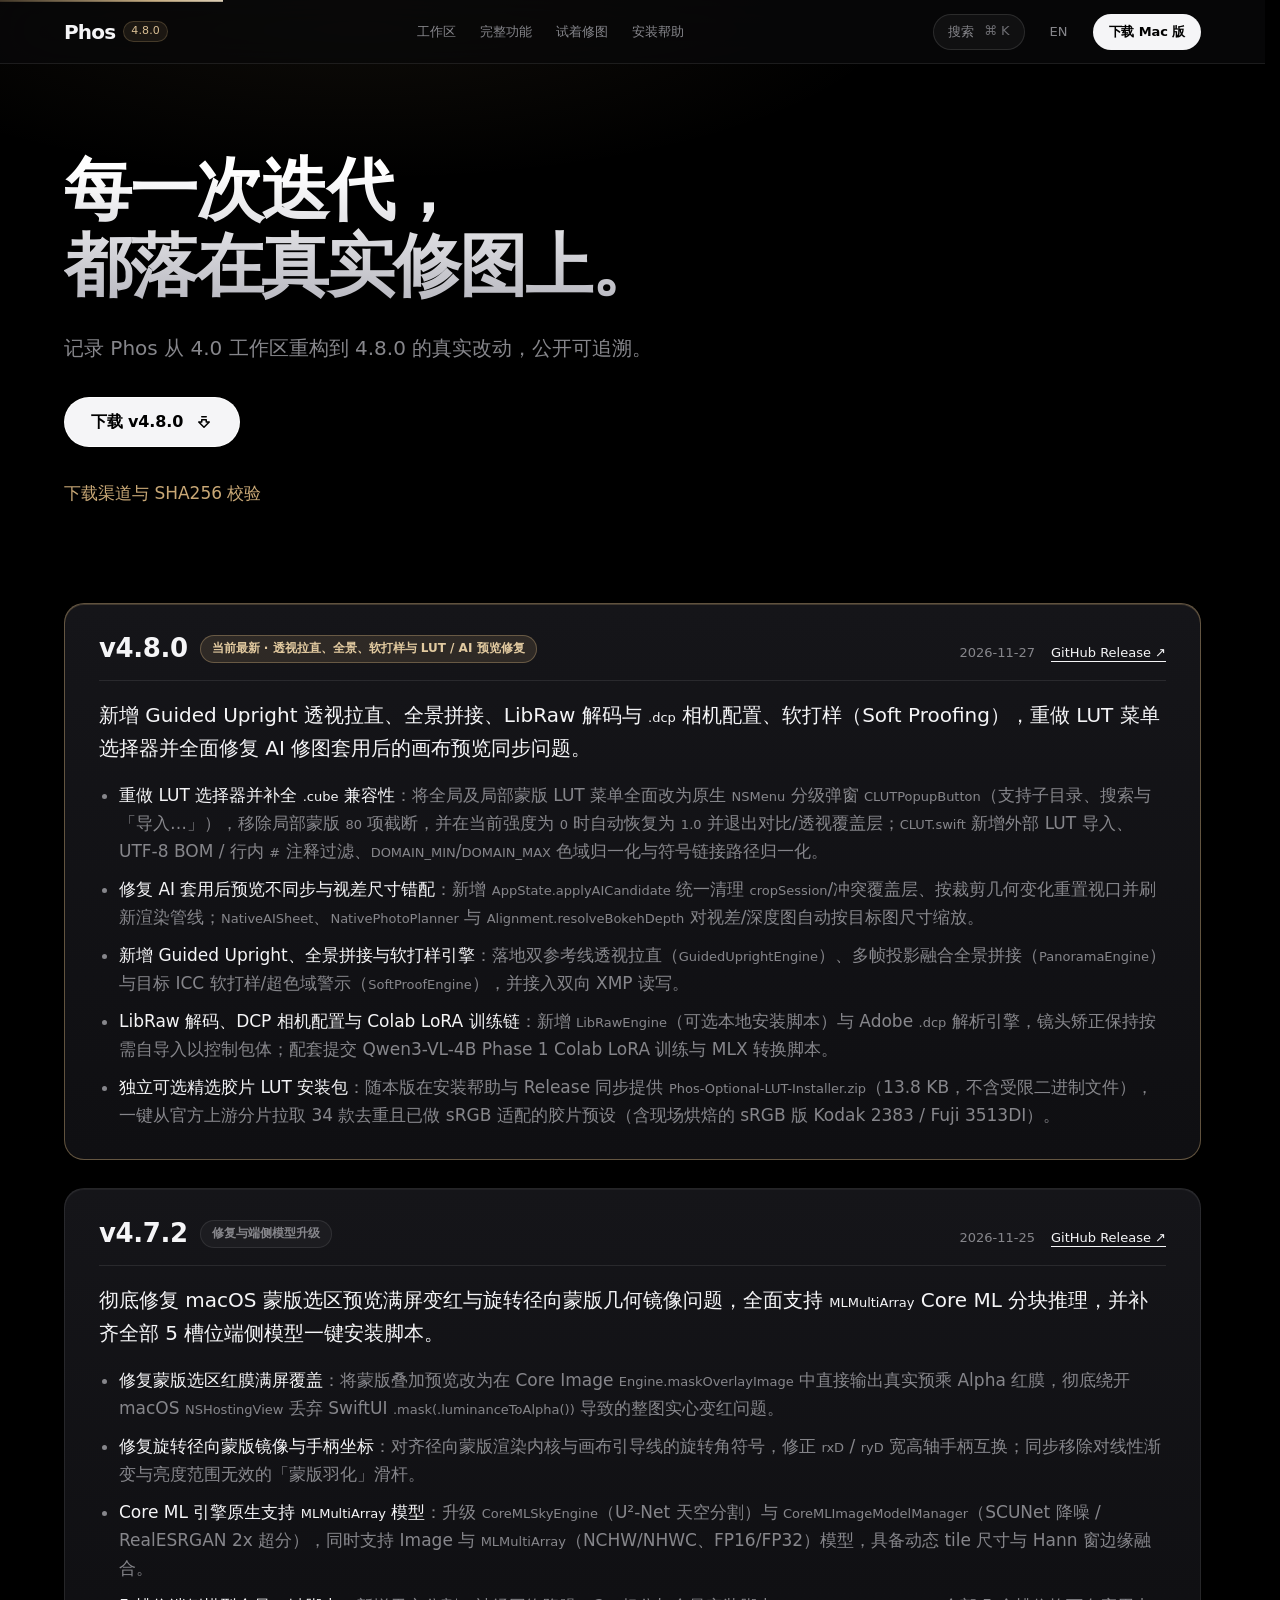
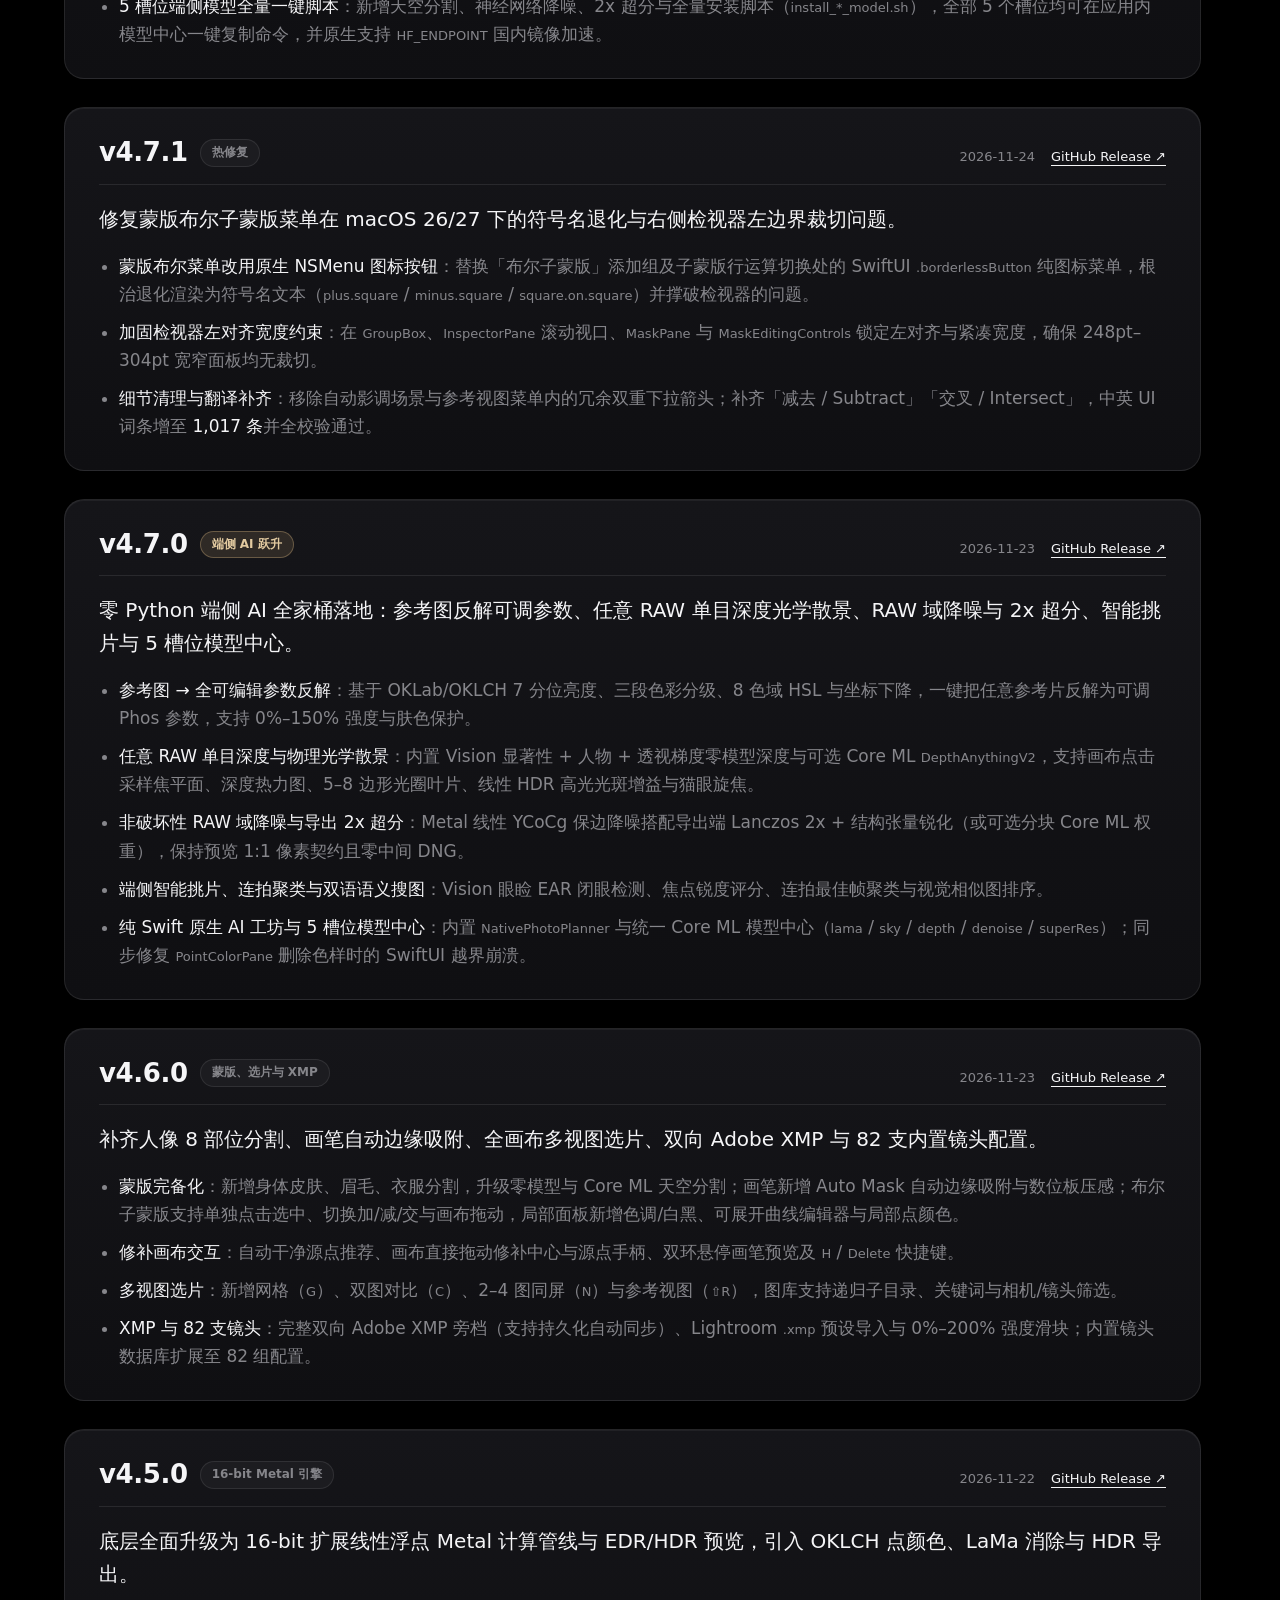
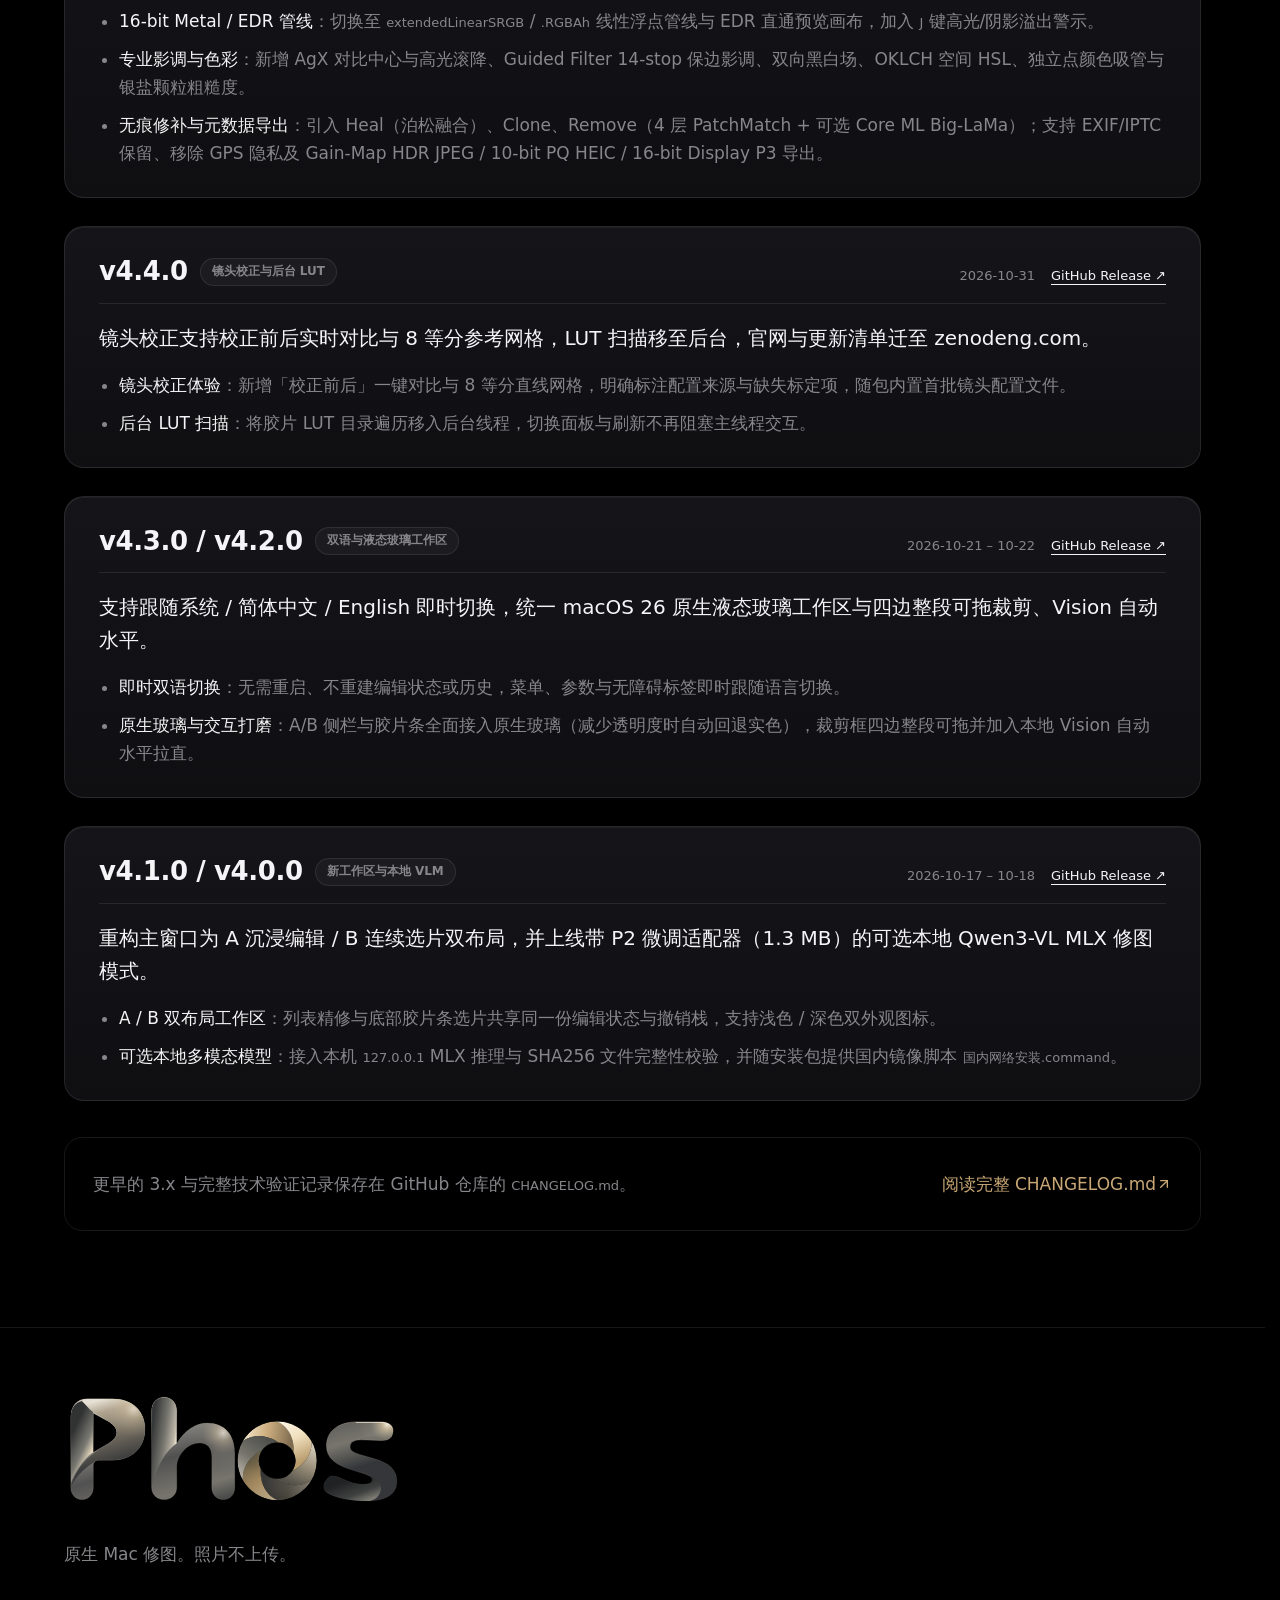
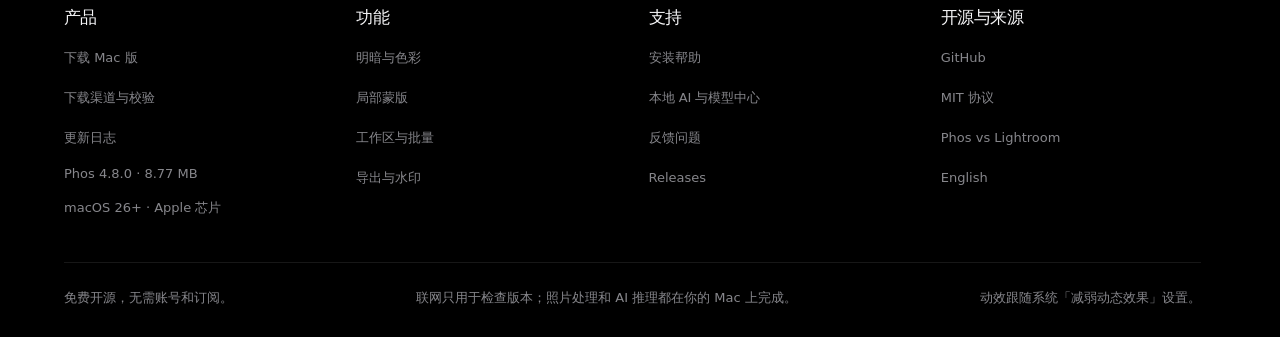
<file: changelog.html>
<!DOCTYPE html>
<html lang="zh-CN" data-theme="phos" class="system-page"><head>

<meta charset="utf-8">

<meta name="viewport" content="width=device-width, initial-scale=1">
<title>Phos — 更新日志与版本演进</title>

<meta name="description" content="查看 Phos macOS RAW 照片编辑器从 4.0 工作区重构到 4.8.0 的完整版本更新日志：Guided Upright、全景拼接、LibRaw 与 DCP 配置、软打样、LUT 与 AI 套用预览修复。">

<meta name="keywords" content="Phos 更新日志, Phos Changelog, Phos 4.8.0, macOS RAW 编辑器更新, Metal 16-bit, 端侧 AI 修图">

<link rel="canonical" href="https://zenodeng.com/changelog.html">

<link rel="alternate" hreflang="zh-CN" href="https://zenodeng.com/changelog.html">

<link rel="alternate" hreflang="en" href="https://zenodeng.com/en/changelog.html">

<link rel="alternate" hreflang="x-default" href="https://zenodeng.com/changelog.html">

<meta name="google-site-verification" content="VpFD-mee9gLzbt9L78dK2LwITVrWsh_sOPfUTFIICrg">

<meta name="theme-color" content="#000000">

<meta property="og:type" content="website">

<meta property="og:locale" content="zh_CN">

<meta property="og:locale:alternate" content="en_US">

<meta property="og:title" content="Phos — 更新日志与版本演进">

<meta property="og:description" content="Phos 从 4.0 到 4.8.0 的完整版本演进：16-bit Metal/EDR 管线、Guided Upright 透视、全景拼接、LibRaw+DCP、软打样、复合布尔蒙版与零 Python 端侧 AI。">

<meta property="og:url" content="https://zenodeng.com/changelog.html">

<meta property="og:image" content="https://zenodeng.com/images/og-phos.jpg">
<meta name="twitter:image" content="https://zenodeng.com/images/og-phos.jpg">

<meta name="twitter:card" content="summary_large_image">

<link rel="icon" href="images/phos-icon-dark.png" type="image/png">

<link rel="stylesheet" href="assets/system.css?v=472motion">

<link rel="stylesheet" href="assets/motion.css?v=472motion"><link rel="stylesheet" href="assets/p0.css?v=472motion"><link rel="stylesheet" href="assets/kinetic-light.css?v=472motion"></head>

<body class="changelog-page"><a class="skip" href="#main">跳到正文</a>

<nav class="site-nav" aria-label="主导航"><a class="wordmark" href="./" aria-label="Phos"><span class="wordmark-text" translate="no">Phos</span><span class="nav-ver" translate="no">4.8.0</span></a>
<div class="nav-links"><a href="index.html#workspace">工作区</a><a href="features.html">完整功能</a><a href="index.html#studio">试着修图</a><a href="help.html">安装帮助</a></div>

<div class="nav-actions"><button class="command-trigger" type="button" aria-haspopup="dialog"><span>搜索</span><kbd>⌘ K</kbd></button><a class="language" href="en/changelog.html" aria-label="Switch to English">EN</a><a class="nav-download" href="download/Phos-macOS-apple-silicon.dmg" download="">下载 Mac 版</a><button class="menu-toggle" type="button" aria-haspopup="dialog" aria-expanded="false" aria-controls="mobile-menu" hidden="">菜单<svg width="20" height="20" viewBox="0 0 20 20" fill="none" stroke="currentColor" aria-hidden="true"><path d="M3 6h14M3 14h14"></path></svg></button></div>
</nav>

<dialog class="mobile-menu" id="mobile-menu" aria-labelledby="mobile-menu-title">
<div class="mobile-menu-header">
<h2 id="mobile-menu-title">浏览 Phos</h2><button class="dialog-close menu-close" type="button">关闭</button></div>

<nav aria-label="移动端导航"><a href="index.html#workspace">工作区</a><a href="features.html">完整功能</a><a href="index.html#studio">试着修图</a><a href="help.html">安装帮助</a></nav>

<div class="mobile-menu-footer"><a class="language" href="en/changelog.html">English</a><a class="button primary" href="download/Phos-macOS-apple-silicon.dmg" download="">下载 Mac 版</a></div>
</dialog>

<noscript><nav class="noscript-nav" aria-label="页面导航"><a href="index.html#workspace">工作区</a><a href="features.html">完整功能</a><a href="index.html#studio">试着修图</a><a href="help.html">安装帮助</a></nav></noscript>

<main id="main">

<header id="top" class="reading-hero">

<h1>每一次迭代，<br>都落在真实修图上。</h1>

<p>记录 Phos 从 4.0 工作区重构到 4.8.0 的真实改动，公开可追溯。</p><a class="button primary" href="download/Phos-macOS-apple-silicon.dmg" download="">下载 v4.8.0<span class="download-icon" aria-hidden="true"><svg class="download-arrow" viewBox="0 0 24 24" width="24" height="24" fill="none" aria-hidden="true"><path d="M12 4v16m-6-6 6 6 6-6" stroke="currentColor" stroke-width="1.6" stroke-linecap="round" stroke-linejoin="round"/></svg></span></a><p class="help-back"><a class="text-link" href="help.html#download-help">下载渠道与 SHA256 校验</a></p></header>

<div class="changelog-main">

<div class="changelog-list">

<article id="v4.8.0" class="release-card is-latest">
<div class="release-head">
<div class="release-title"><h2>v4.8.0</h2><span class="release-badge">当前最新 · 透视拉直、全景、软打样与 LUT / AI 预览修复</span></div>
<div class="release-meta"><time datetime="2026-11-27">2026-11-27</time><a href="https://github.com/Zenodeng/Phos/releases/tag/v4.8.0" target="_blank" rel="noopener">GitHub Release ↗</a></div>
</div>
<p class="release-summary">新增 Guided Upright 透视拉直、全景拼接、LibRaw 解码与 <code>.dcp</code> 相机配置、软打样（Soft Proofing），重做 LUT 菜单选择器并全面修复 AI 修图套用后的画布预览同步问题。</p>
<ul class="release-items">
<li><strong>重做 LUT 选择器并补全 <code>.cube</code> 兼容性</strong>：将全局及局部蒙版 LUT 菜单全面改为原生 <code>NSMenu</code> 分级弹窗 <code>CLUTPopupButton</code>（支持子目录、搜索与「导入…」），移除局部蒙版 <code>80</code> 项截断，并在当前强度为 <code>0</code> 时自动恢复为 <code>1.0</code> 并退出对比/透视覆盖层；<code>CLUT.swift</code> 新增外部 LUT 导入、UTF-8 BOM / 行内 <code>#</code> 注释过滤、<code>DOMAIN_MIN</code>/<code>DOMAIN_MAX</code> 色域归一化与符号链接路径归一化。</li>
<li><strong>修复 AI 套用后预览不同步与视差尺寸错配</strong>：新增 <code>AppState.applyAICandidate</code> 统一清理 <code>cropSession</code>/冲突覆盖层、按裁剪几何变化重置视口并刷新渲染管线；<code>NativeAISheet</code>、<code>NativePhotoPlanner</code> 与 <code>Alignment.resolveBokehDepth</code> 对视差/深度图自动按目标图尺寸缩放。</li>
<li><strong>新增 Guided Upright、全景拼接与软打样引擎</strong>：落地双参考线透视拉直（<code>GuidedUprightEngine</code>）、多帧投影融合全景拼接（<code>PanoramaEngine</code>）与目标 ICC 软打样/超色域警示（<code>SoftProofEngine</code>），并接入双向 XMP 读写。</li>
<li><strong>LibRaw 解码、DCP 相机配置与 Colab LoRA 训练链</strong>：新增 <code>LibRawEngine</code>（可选本地安装脚本）与 Adobe <code>.dcp</code> 解析引擎，镜头矫正保持按需自导入以控制包体；配套提交 Qwen3-VL-4B Phase 1 Colab LoRA 训练与 MLX 转换脚本。</li>
<li><strong>独立可选精选胶片 LUT 安装包</strong>：随本版在<a href="help.html#film-luts">安装帮助</a>与 Release 同步提供 <code>Phos-Optional-LUT-Installer.zip</code>（13.8 KB，不含受限二进制文件），一键从官方上游分片拉取 34 款去重且已做 sRGB 适配的胶片预设（含现场烘焙的 sRGB 版 Kodak 2383 / Fuji 3513DI）。</li>
</ul>
</article>

<article id="v4.7.2" class="release-card">
<div class="release-head">
<div class="release-title"><h2>v4.7.2</h2><span class="release-badge is-muted">修复与端侧模型升级</span></div>
<div class="release-meta"><time datetime="2026-11-25">2026-11-25</time><a href="https://github.com/Zenodeng/Phos/releases/tag/v4.7.2" target="_blank" rel="noopener">GitHub Release ↗</a></div>
</div>
<p class="release-summary">彻底修复 macOS 蒙版选区预览满屏变红与旋转径向蒙版几何镜像问题，全面支持 <code>MLMultiArray</code> Core ML 分块推理，并补齐全部 5 槽位端侧模型一键安装脚本。</p>
<ul class="release-items">
<li><strong>修复蒙版选区红膜满屏覆盖</strong>：将蒙版叠加预览改为在 Core Image <code>Engine.maskOverlayImage</code> 中直接输出真实预乘 Alpha 红膜，彻底绕开 macOS <code>NSHostingView</code> 丢弃 SwiftUI <code>.mask(.luminanceToAlpha())</code> 导致的整图实心变红问题。</li>
<li><strong>修复旋转径向蒙版镜像与手柄坐标</strong>：对齐径向蒙版渲染内核与画布引导线的旋转角符号，修正 <code>rxD</code> / <code>ryD</code> 宽高轴手柄互换；同步移除对线性渐变与亮度范围无效的「蒙版羽化」滑杆。</li>
<li><strong>Core ML 引擎原生支持 <code>MLMultiArray</code> 模型</strong>：升级 <code>CoreMLSkyEngine</code>（U²-Net 天空分割）与 <code>CoreMLImageModelManager</code>（SCUNet 降噪 / RealESRGAN 2x 超分），同时支持 Image 与 <code>MLMultiArray</code>（NCHW/NHWC、FP16/FP32）模型，具备动态 tile 尺寸与 Hann 窗边缘融合。</li>
<li><strong>5 槽位端侧模型全量一键脚本</strong>：新增天空分割、神经网络降噪、2x 超分与全量安装脚本（<code>install_*_model.sh</code>），全部 5 个槽位均可在应用内模型中心一键复制命令，并原生支持 <code>HF_ENDPOINT</code> 国内镜像加速。</li>
</ul>
</article>

<article id="v4.7.1" class="release-card">
<div class="release-head">
<div class="release-title"><h2>v4.7.1</h2><span class="release-badge is-muted">热修复</span></div>
<div class="release-meta"><time datetime="2026-11-24">2026-11-24</time><a href="https://github.com/Zenodeng/Phos/releases/tag/v4.7.1" target="_blank" rel="noopener">GitHub Release ↗</a></div>
</div>
<p class="release-summary">修复蒙版布尔子蒙版菜单在 macOS 26/27 下的符号名退化与右侧检视器左边界裁切问题。</p>
<ul class="release-items">
<li><strong>蒙版布尔菜单改用原生 NSMenu 图标按钮</strong>：替换「布尔子蒙版」添加组及子蒙版行运算切换处的 SwiftUI <code>.borderlessButton</code> 纯图标菜单，根治退化渲染为符号名文本（<code>plus.square</code> / <code>minus.square</code> / <code>square.on.square</code>）并撑破检视器的问题。</li>
<li><strong>加固检视器左对齐宽度约束</strong>：在 <code>GroupBox</code>、<code>InspectorPane</code> 滚动视口、<code>MaskPane</code> 与 <code>MaskEditingControls</code> 锁定左对齐与紧凑宽度，确保 248pt–304pt 宽窄面板均无裁切。</li>
<li><strong>细节清理与翻译补齐</strong>：移除自动影调场景与参考视图菜单内的冗余双重下拉箭头；补齐「减去 / Subtract」「交叉 / Intersect」，中英 UI 词条增至 <strong>1,017 条</strong>并全校验通过。</li>
</ul>
</article>

<article id="v4.7.0" class="release-card">
<div class="release-head">
<div class="release-title"><h2>v4.7.0</h2><span class="release-badge">端侧 AI 跃升</span></div>
<div class="release-meta"><time datetime="2026-11-23">2026-11-23</time><a href="https://github.com/Zenodeng/Phos/releases/tag/v4.7.0" target="_blank" rel="noopener">GitHub Release ↗</a></div>
</div>
<p class="release-summary">零 Python 端侧 AI 全家桶落地：参考图反解可调参数、任意 RAW 单目深度光学散景、RAW 域降噪与 2x 超分、智能挑片与 5 槽位模型中心。</p>
<ul class="release-items">
<li><strong>参考图 → 全可编辑参数反解</strong>：基于 OKLab/OKLCH 7 分位亮度、三段色彩分级、8 色域 HSL 与坐标下降，一键把任意参考片反解为可调 Phos 参数，支持 0%–150% 强度与肤色保护。</li>
<li><strong>任意 RAW 单目深度与物理光学散景</strong>：内置 Vision 显著性 + 人物 + 透视梯度零模型深度与可选 Core ML <code>DepthAnythingV2</code>，支持画布点击采样焦平面、深度热力图、5–8 边形光圈叶片、线性 HDR 高光光斑增益与猫眼旋焦。</li>
<li><strong>非破坏性 RAW 域降噪与导出 2x 超分</strong>：Metal 线性 YCoCg 保边降噪搭配导出端 Lanczos 2x + 结构张量锐化（或可选分块 Core ML 权重），保持预览 1:1 像素契约且零中间 DNG。</li>
<li><strong>端侧智能挑片、连拍聚类与双语语义搜图</strong>：Vision 眼睑 EAR 闭眼检测、焦点锐度评分、连拍最佳帧聚类与视觉相似图排序。</li>
<li><strong>纯 Swift 原生 AI 工坊与 5 槽位模型中心</strong>：内置 <code>NativePhotoPlanner</code> 与统一 Core ML 模型中心（<code>lama</code> / <code>sky</code> / <code>depth</code> / <code>denoise</code> / <code>superRes</code>）；同步修复 <code>PointColorPane</code> 删除色样时的 SwiftUI 越界崩溃。</li>
</ul>
</article>

<article id="v4.6.0" class="release-card">
<div class="release-head">
<div class="release-title"><h2>v4.6.0</h2><span class="release-badge is-muted">蒙版、选片与 XMP</span></div>
<div class="release-meta"><time datetime="2026-11-23">2026-11-23</time><a href="https://github.com/Zenodeng/Phos/releases/tag/v4.6.0" target="_blank" rel="noopener">GitHub Release ↗</a></div>
</div>
<p class="release-summary">补齐人像 8 部位分割、画笔自动边缘吸附、全画布多视图选片、双向 Adobe XMP 与 82 支内置镜头配置。</p>
<ul class="release-items">
<li><strong>蒙版完备化</strong>：新增身体皮肤、眉毛、衣服分割，升级零模型与 Core ML 天空分割；画笔新增 Auto Mask 自动边缘吸附与数位板压感；布尔子蒙版支持单独点击选中、切换加/减/交与画布拖动，局部面板新增色调/白黑、可展开曲线编辑器与局部点颜色。</li>
<li><strong>修补画布交互</strong>：自动干净源点推荐、画布直接拖动修补中心与源点手柄、双环悬停画笔预览及 <code>H</code> / <code>Delete</code> 快捷键。</li>
<li><strong>多视图选片</strong>：新增网格（<code>G</code>）、双图对比（<code>C</code>）、2–4 图同屏（<code>N</code>）与参考视图（<code>⇧R</code>），图库支持递归子目录、关键词与相机/镜头筛选。</li>
<li><strong>XMP 与 82 支镜头</strong>：完整双向 Adobe XMP 旁档（支持持久化自动同步）、Lightroom <code>.xmp</code> 预设导入与 0%–200% 强度滑块；内置镜头数据库扩展至 82 组配置。</li>
</ul>
</article>

<article id="v4.5.0" class="release-card">
<div class="release-head">
<div class="release-title"><h2>v4.5.0</h2><span class="release-badge is-muted">16-bit Metal 引擎</span></div>
<div class="release-meta"><time datetime="2026-11-22">2026-11-22</time><a href="https://github.com/Zenodeng/Phos/releases/tag/v4.5.0" target="_blank" rel="noopener">GitHub Release ↗</a></div>
</div>
<p class="release-summary">底层全面升级为 16-bit 扩展线性浮点 Metal 计算管线与 EDR/HDR 预览，引入 OKLCH 点颜色、LaMa 消除与 HDR 导出。</p>
<ul class="release-items">
<li><strong>16-bit Metal / EDR 管线</strong>：切换至 <code>extendedLinearSRGB</code> / <code>.RGBAh</code> 线性浮点管线与 EDR 直通预览画布，加入 <code>J</code> 键高光/阴影溢出警示。</li>
<li><strong>专业影调与色彩</strong>：新增 AgX 对比中心与高光滚降、Guided Filter 14-stop 保边影调、双向黑白场、OKLCH 空间 HSL、独立点颜色吸管与银盐颗粒粗糙度。</li>
<li><strong>无痕修补与元数据导出</strong>：引入 Heal（泊松融合）、Clone、Remove（4 层 PatchMatch + 可选 Core ML Big-LaMa）；支持 EXIF/IPTC 保留、移除 GPS 隐私及 Gain-Map HDR JPEG / 10-bit PQ HEIC / 16-bit Display P3 导出。</li>
</ul>
</article>

<article id="v4.4.0" class="release-card">
<div class="release-head">
<div class="release-title"><h2>v4.4.0</h2><span class="release-badge is-muted">镜头校正与后台 LUT</span></div>
<div class="release-meta"><time datetime="2026-10-31">2026-10-31</time><a href="https://github.com/Zenodeng/Phos/releases/tag/v4.4.0" target="_blank" rel="noopener">GitHub Release ↗</a></div>
</div>
<p class="release-summary">镜头校正支持校正前后实时对比与 8 等分参考网格，LUT 扫描移至后台，官网与更新清单迁至 zenodeng.com。</p>
<ul class="release-items">
<li><strong>镜头校正体验</strong>：新增「校正前后」一键对比与 8 等分直线网格，明确标注配置来源与缺失标定项，随包内置首批镜头配置文件。</li>
<li><strong>后台 LUT 扫描</strong>：将胶片 LUT 目录遍历移入后台线程，切换面板与刷新不再阻塞主线程交互。</li>
</ul>
</article>

<article id="v4.3.0" class="release-card">
<div class="release-head">
<div class="release-title"><h2>v4.3.0 / v4.2.0</h2><span class="release-badge is-muted">双语与液态玻璃工作区</span></div>
<div class="release-meta"><time datetime="2026-10-22">2026-10-21 – 10-22</time><a href="https://github.com/Zenodeng/Phos/releases/tag/v4.3.0" target="_blank" rel="noopener">GitHub Release ↗</a></div>
</div>
<p class="release-summary">支持跟随系统 / 简体中文 / English 即时切换，统一 macOS 26 原生液态玻璃工作区与四边整段可拖裁剪、Vision 自动水平。</p>
<ul class="release-items">
<li><strong>即时双语切换</strong>：无需重启、不重建编辑状态或历史，菜单、参数与无障碍标签即时跟随语言切换。</li>
<li><strong>原生玻璃与交互打磨</strong>：A/B 侧栏与胶片条全面接入原生玻璃（减少透明度时自动回退实色），裁剪框四边整段可拖并加入本地 Vision 自动水平拉直。</li>
</ul>
</article>

<article id="v4.0.0" class="release-card">
<div class="release-head">
<div class="release-title"><h2>v4.1.0 / v4.0.0</h2><span class="release-badge is-muted">新工作区与本地 VLM</span></div>
<div class="release-meta"><time datetime="2026-10-18">2026-10-17 – 10-18</time><a href="https://github.com/Zenodeng/Phos/releases/tag/v4.1.0" target="_blank" rel="noopener">GitHub Release ↗</a></div>
</div>
<p class="release-summary">重构主窗口为 A 沉浸编辑 / B 连续选片双布局，并上线带 P2 微调适配器（1.3 MB）的可选本地 Qwen3-VL MLX 修图模式。</p>
<ul class="release-items">
<li><strong>A / B 双布局工作区</strong>：列表精修与底部胶片条选片共享同一份编辑状态与撤销栈，支持浅色 / 深色双外观图标。</li>
<li><strong>可选本地多模态模型</strong>：接入本机 <code>127.0.0.1</code> MLX 推理与 SHA256 文件完整性校验，并随安装包提供国内镜像脚本 <code>国内网络安装.command</code>。</li>
</ul>
</article>

</div>

<aside class="changelog-footer-note">
<span>更早的 3.x 与完整技术验证记录保存在 GitHub 仓库的 <code>CHANGELOG.md</code>。</span>
<a class="text-link" href="https://github.com/Zenodeng/Phos/blob/main/CHANGELOG.md" target="_blank" rel="noopener">阅读完整 CHANGELOG.md ↗</a>
</aside>

</div>

</main>

<footer class="site-footer">
<div class="footer-inner"><a href="#top" class="footer-wordmark" aria-label="Phos"><img src="images/phos-sculpture.svg" width="1300" height="446" alt="Phos" loading="lazy"></a>
<p class="footer-intro">原生 Mac 修图。照片不上传。</p>
<div class="footer-columns">
<div>
<h3>产品</h3>
<ul>
<li><a href="download/Phos-macOS-apple-silicon.dmg">下载 Mac 版</a></li>
<li><a href="help.html#download-help">下载渠道与校验</a></li>
<li><a href="changelog.html" aria-current="page">更新日志</a></li></ul>

<p>Phos 4.8.0 · 8.77 MB</p>
<p>macOS 26+ · Apple 芯片</p></div>

<div>
<h3>功能</h3>
<ul>
<li><a href="features.html#light">明暗与色彩</a></li>
<li><a href="features.html#masks">局部蒙版</a></li>
<li><a href="features.html#workflow">工作区与批量</a></li>
<li><a href="features.html#export">导出与水印</a></li></ul>
</div>

<div>
<h3>支持</h3>
<ul>
<li><a href="help.html">安装帮助</a></li>
<li><a href="help.html#ai-model">本地 AI 与模型中心</a></li>
<li><a href="https://github.com/Zenodeng/Phos/issues">反馈问题</a></li>
<li><a href="https://github.com/Zenodeng/Phos/releases">Releases</a></li></ul>
</div>

<div>
<h3>开源与来源</h3>
<ul>
<li><a href="https://github.com/Zenodeng/Phos">GitHub</a></li>
<li><a href="https://github.com/Zenodeng/Phos/blob/main/LICENSE">MIT 协议</a></li>
<li><a href="index.html#compare">Phos vs Lightroom</a></li>
<li><a href="en/changelog.html">English</a></li></ul>
</div>
</div>

<div class="footer-bottom">
<p>免费开源，无需账号和订阅。</p>
<p>联网只用于检查版本；照片处理和 AI 推理都在你的 Mac 上完成。</p><p class="motion-explanation" id="motion-settings">动效跟随系统「减弱动态效果」设置。</p></div>
</div>
</footer>

<script src="assets/brand-v2.js?v=472motion" defer=""></script>
<script src="assets/navigation.js?v=472motion" defer=""></script>
<script src="assets/motion.js?v=472motion" defer=""></script>
<script src="assets/kinetic-light.js?v=472motion" defer=""></script></body></html>
</file>
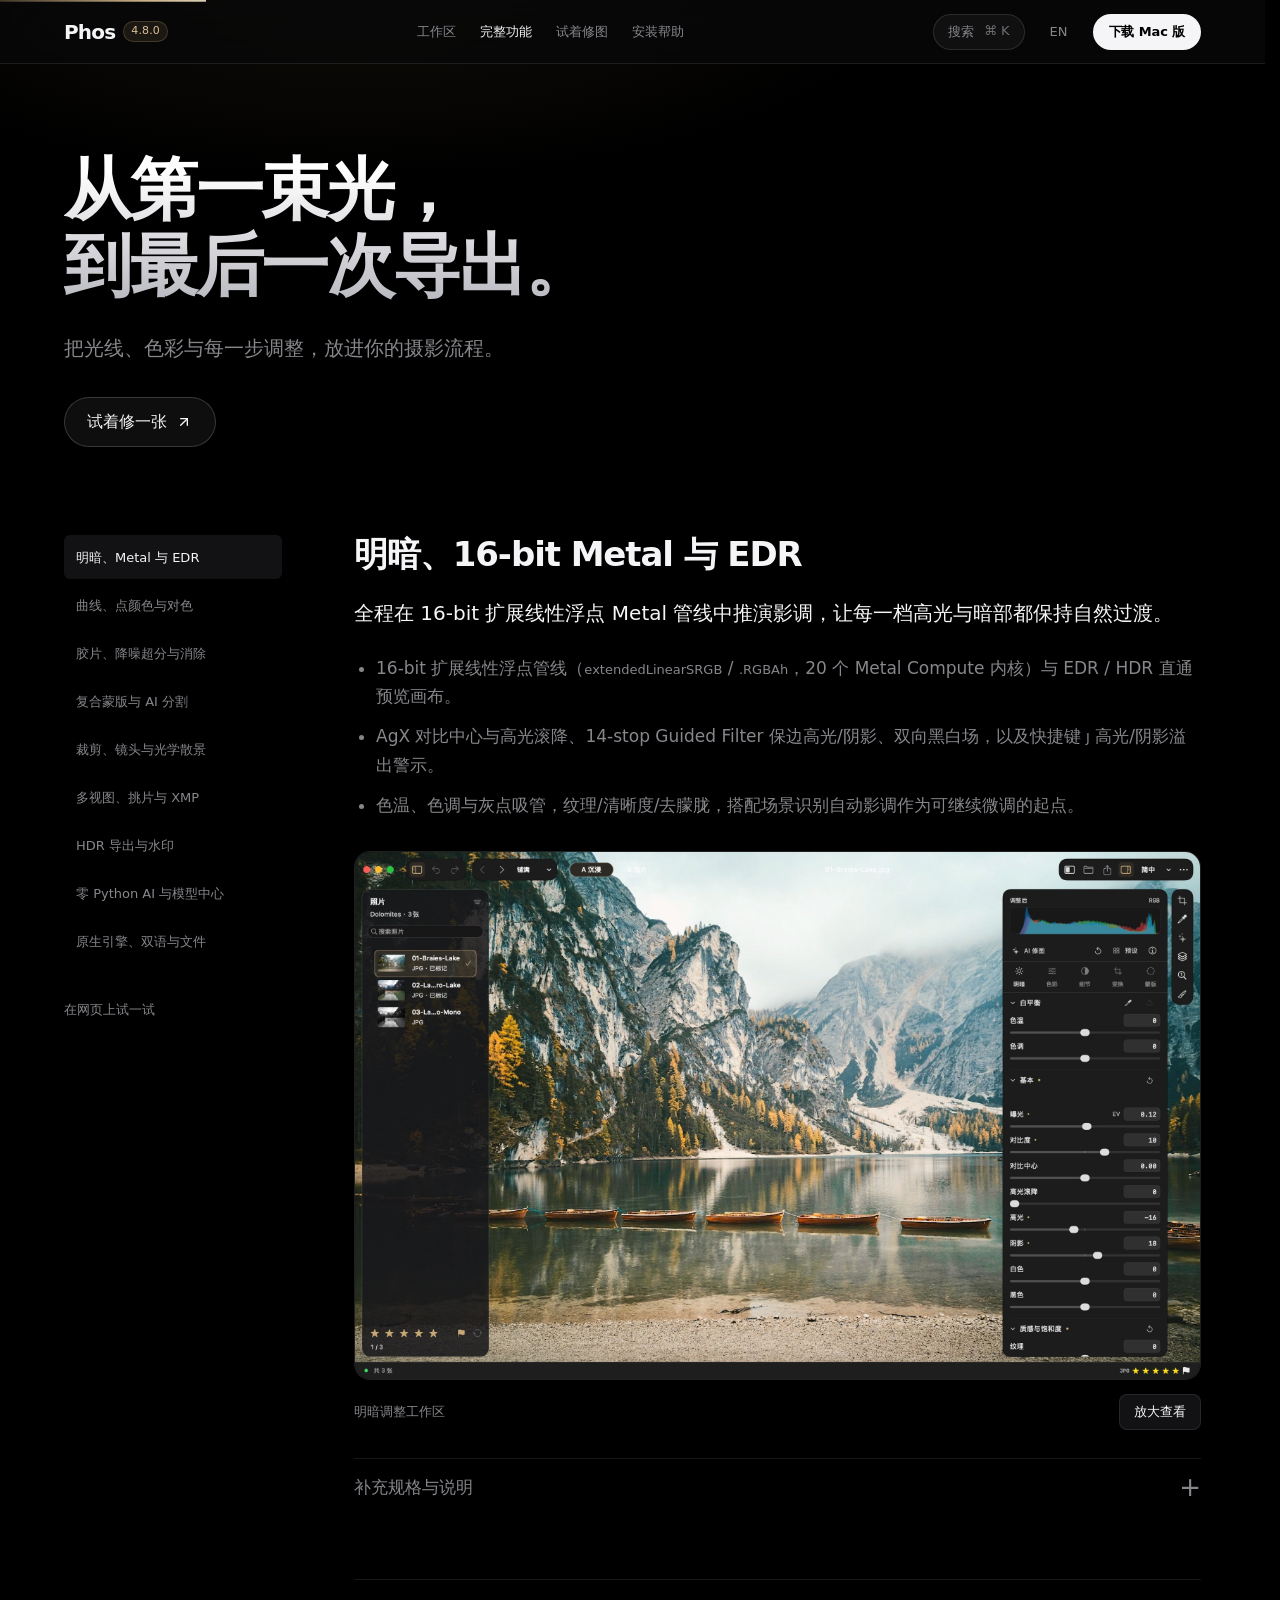
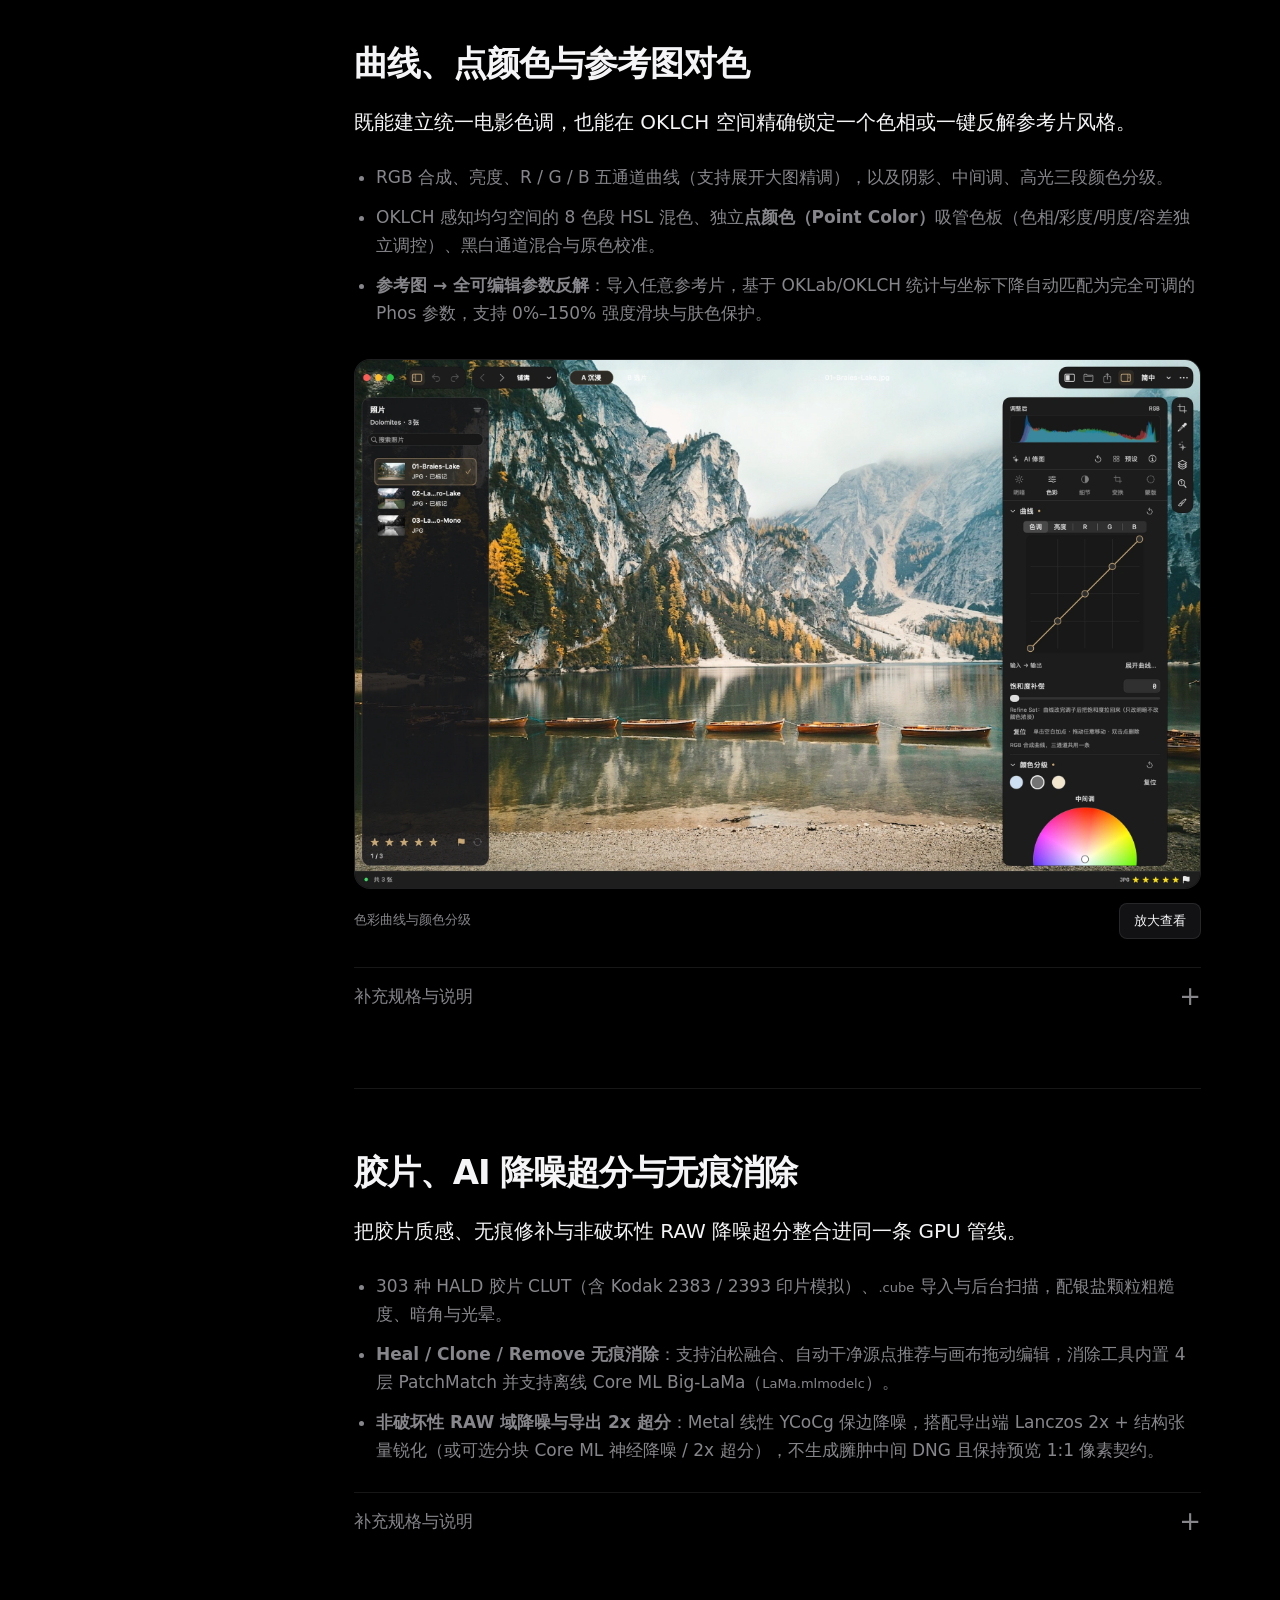
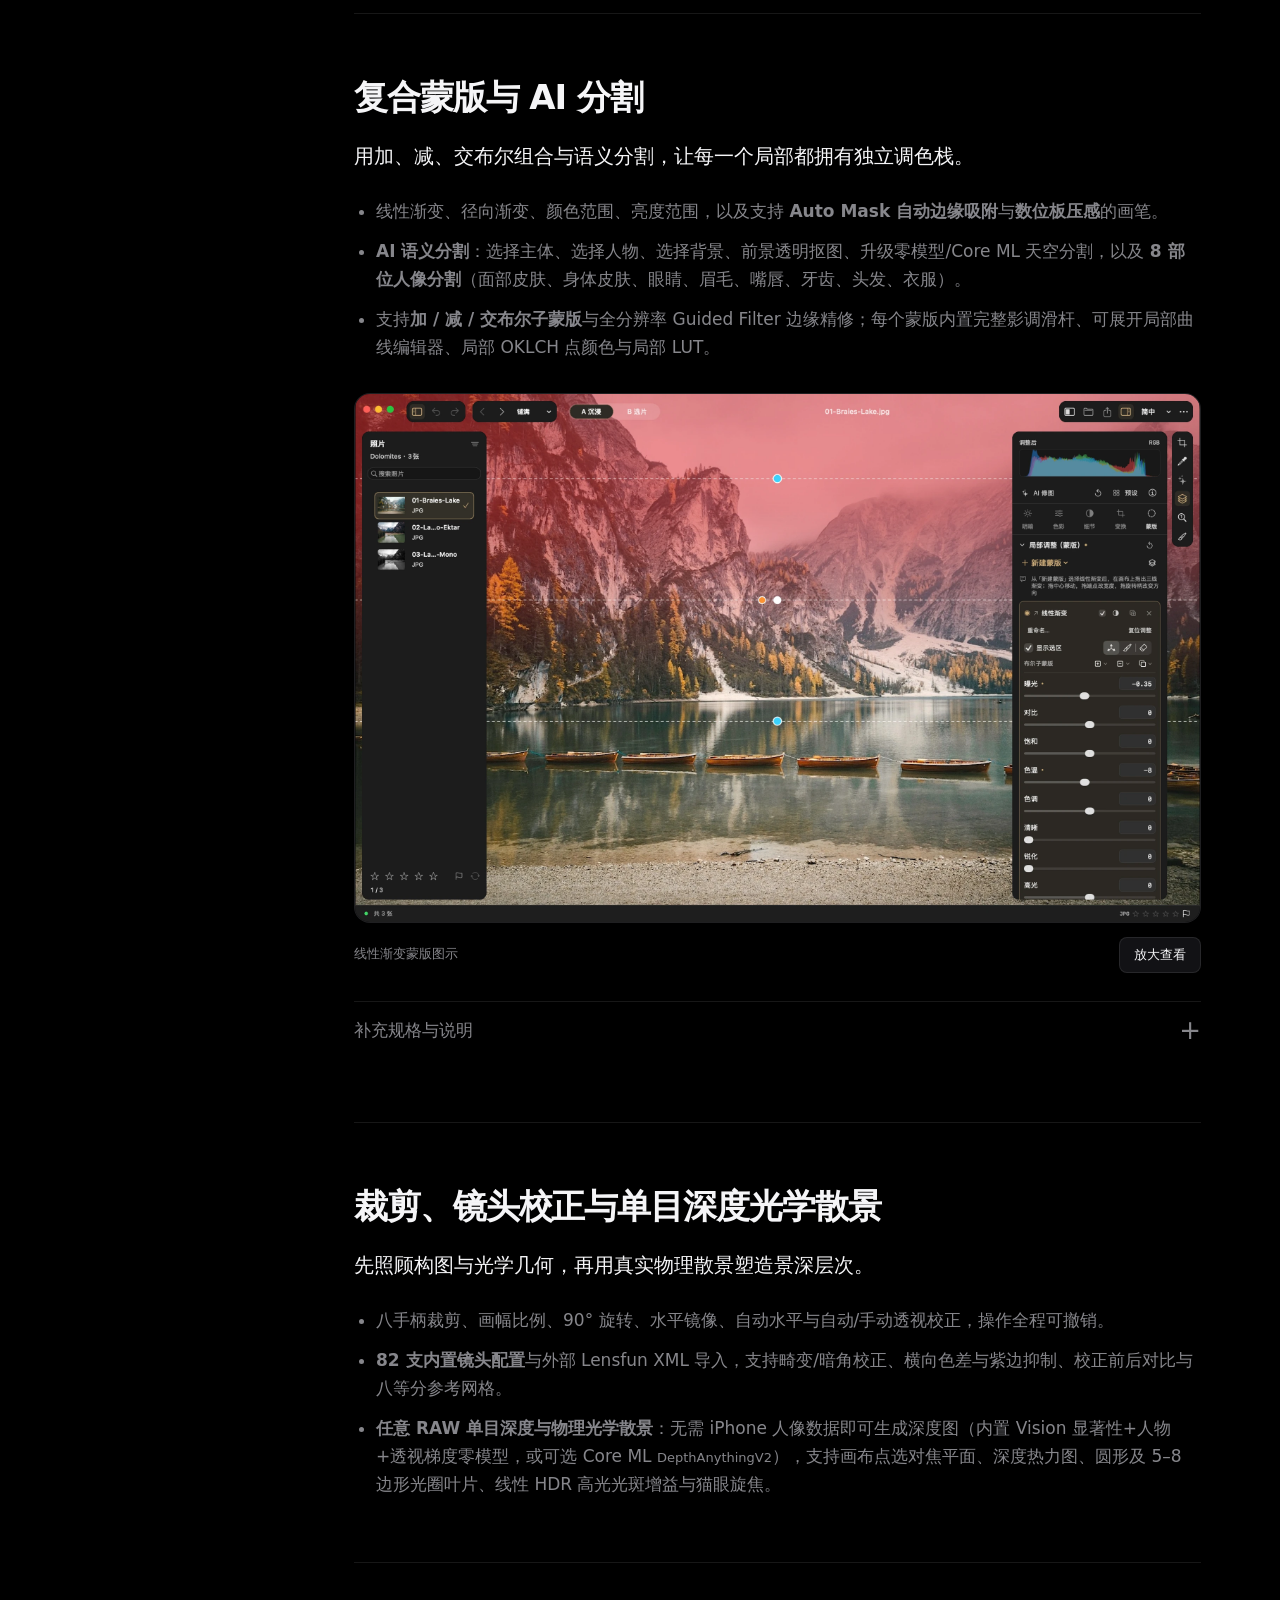
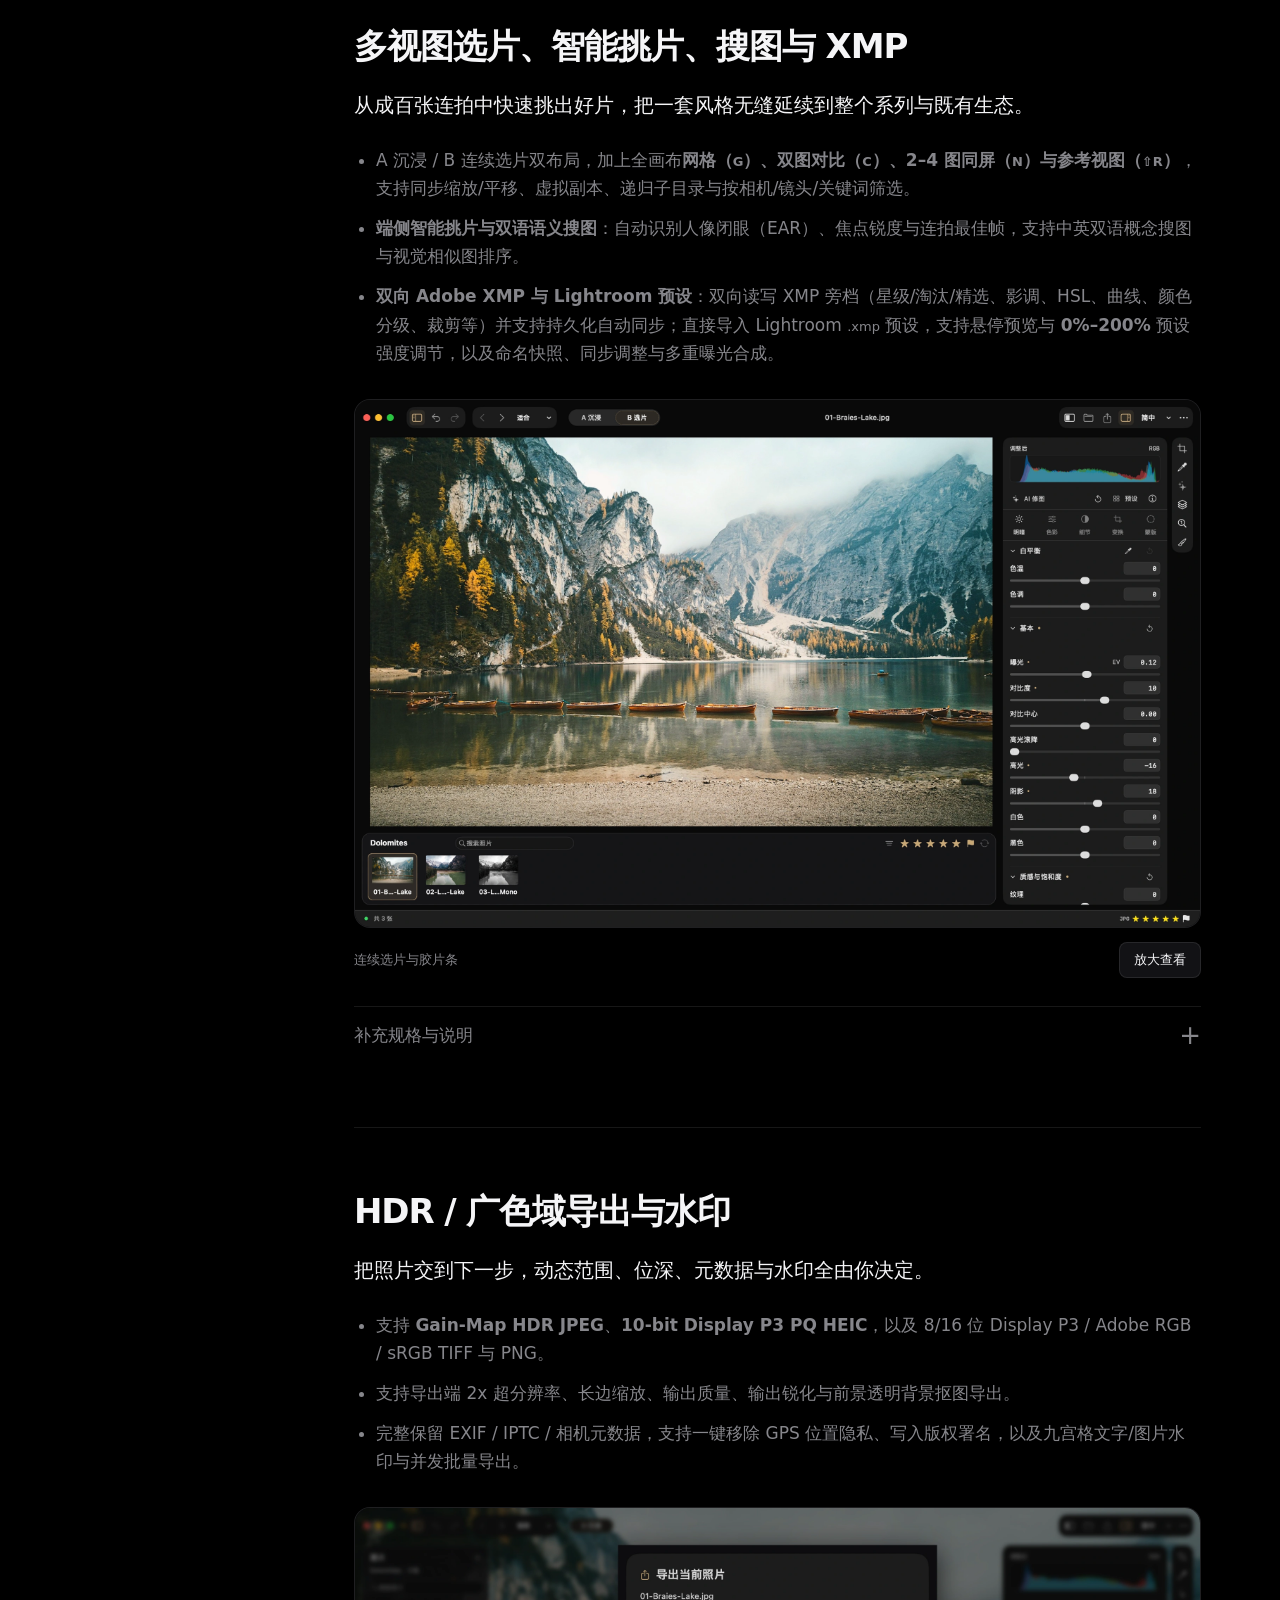
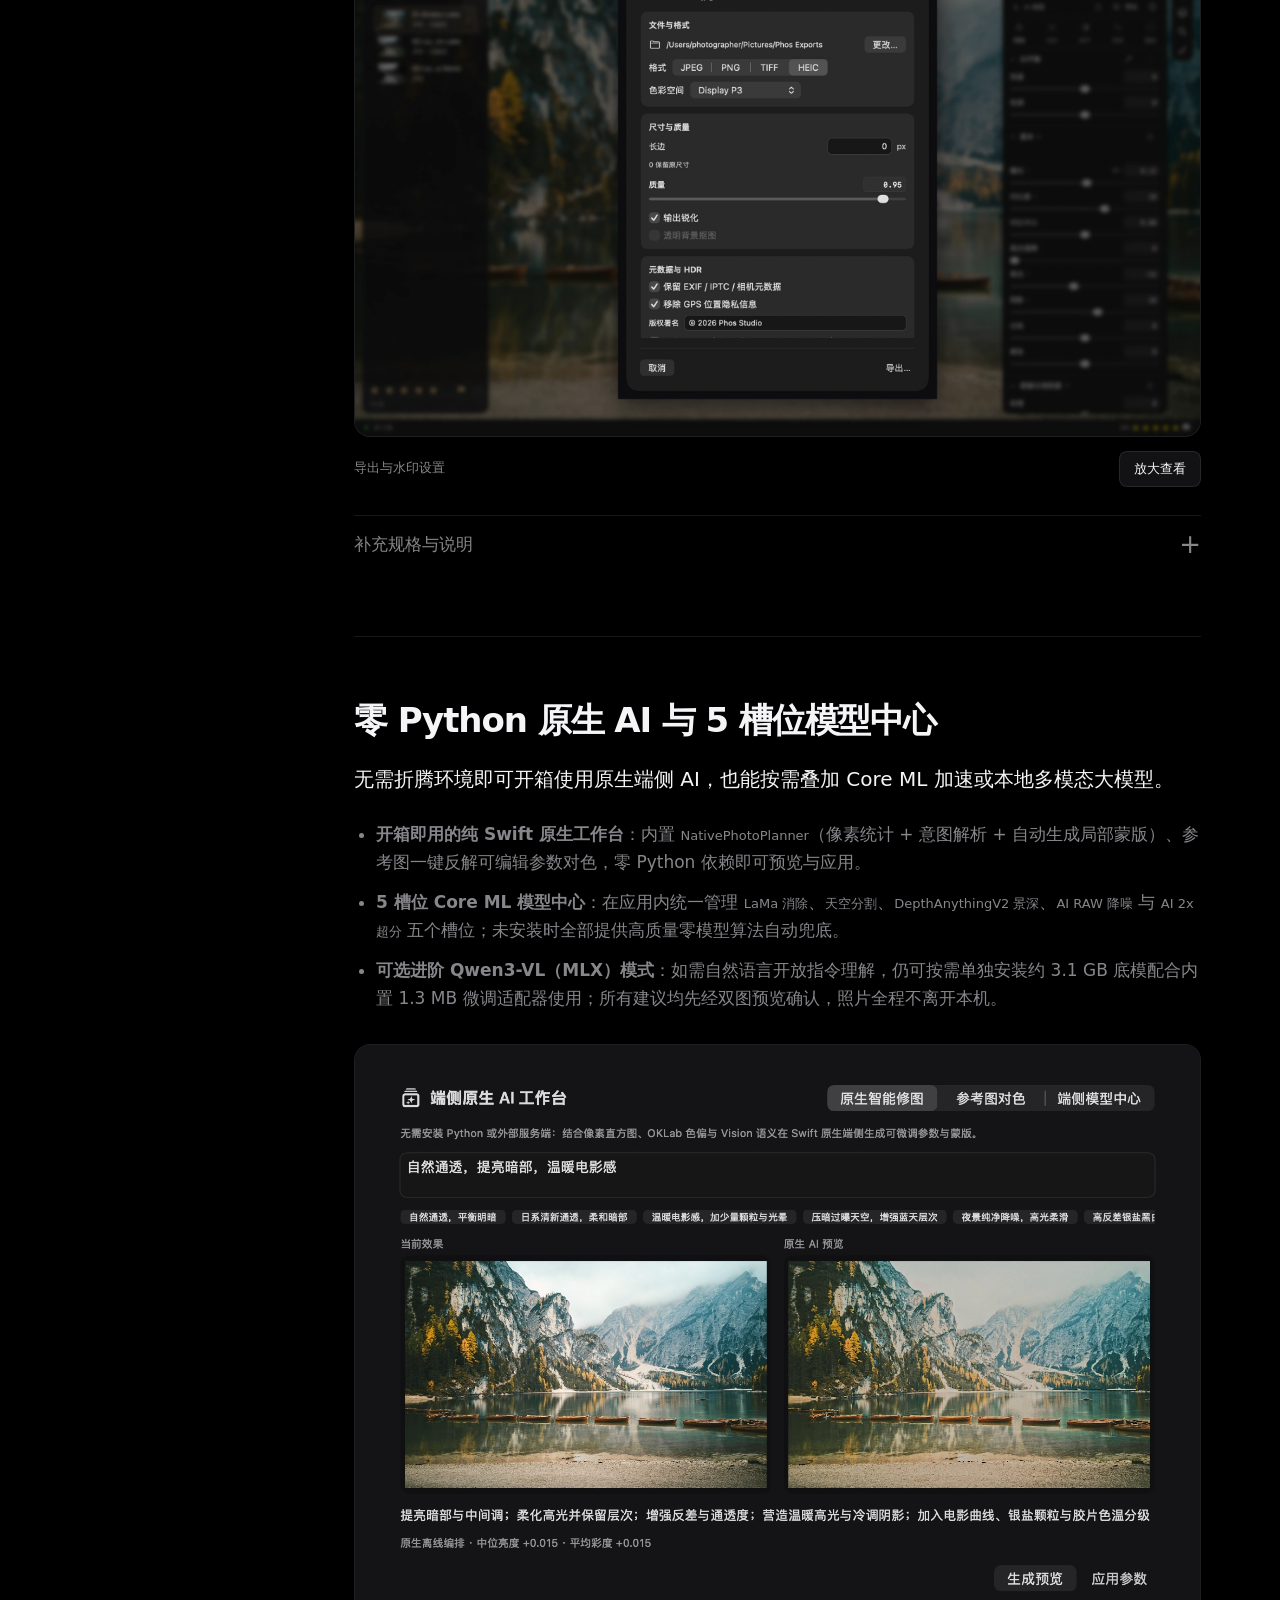
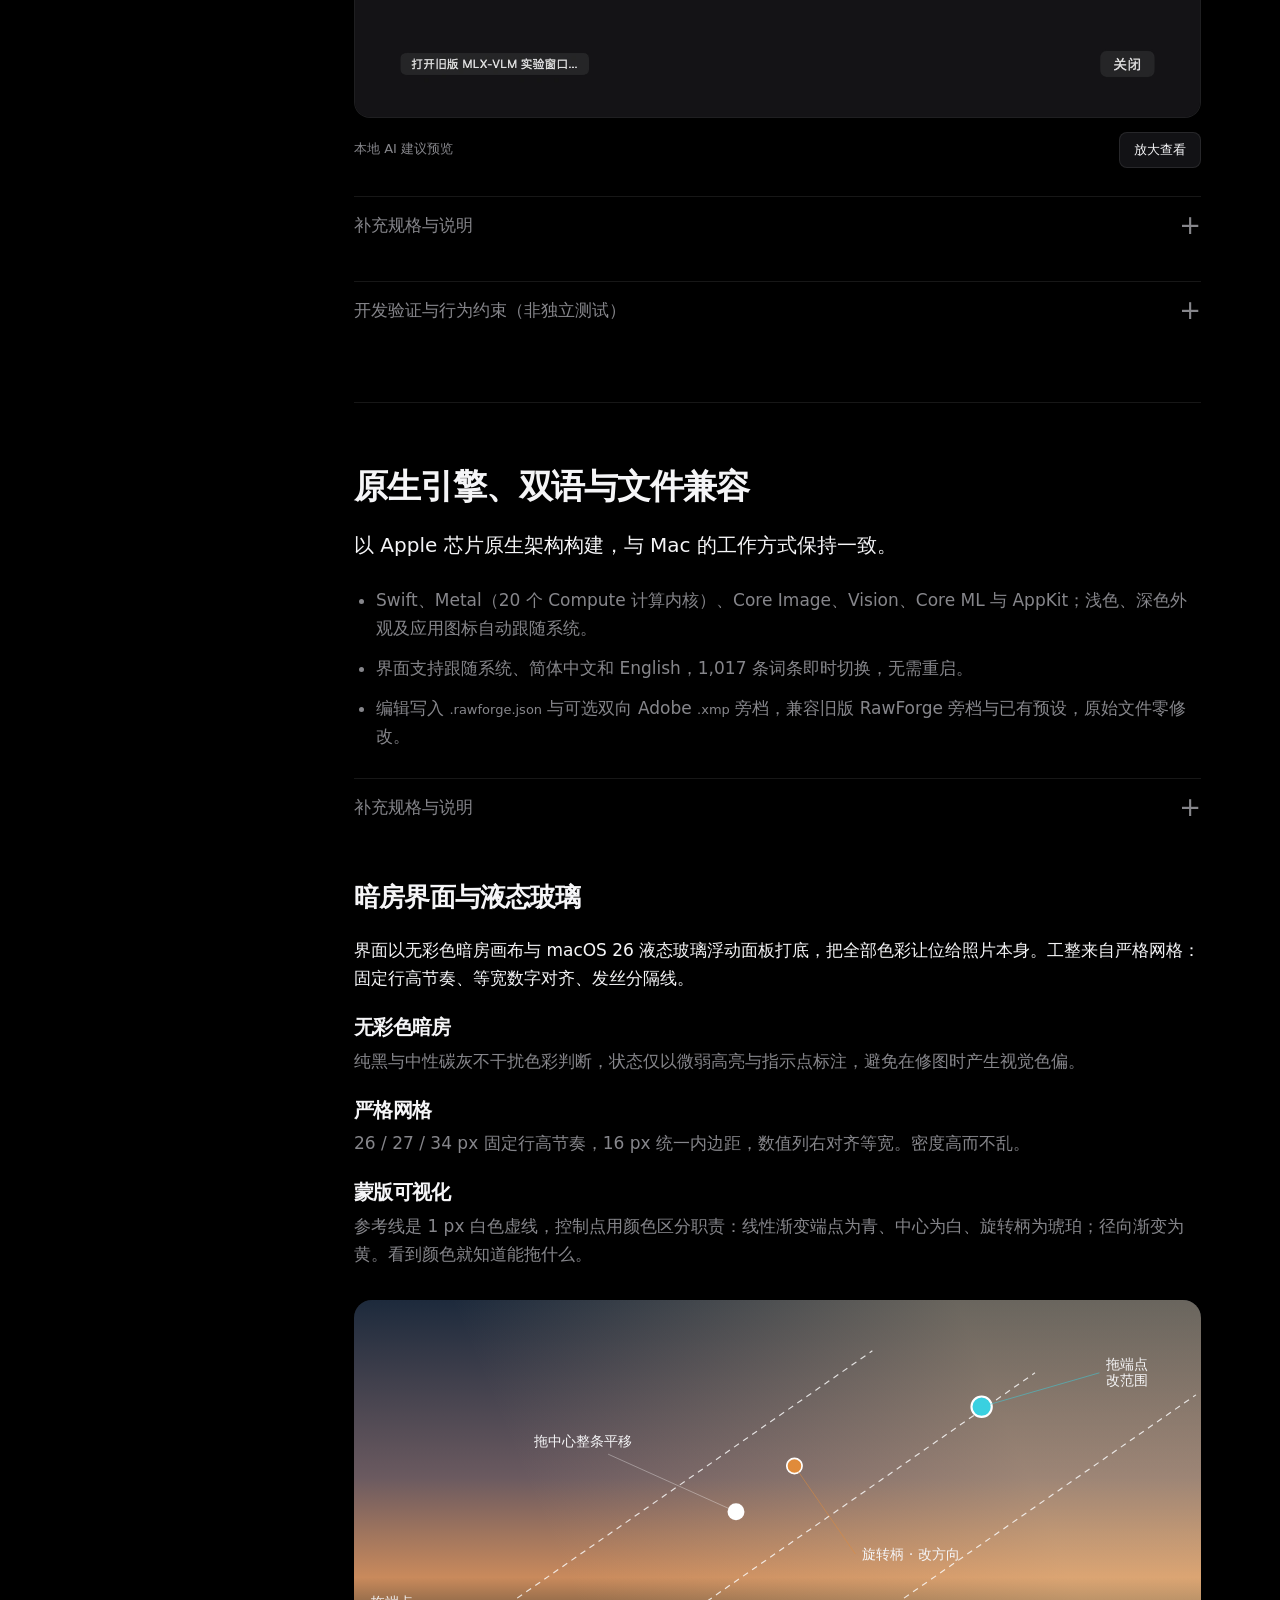
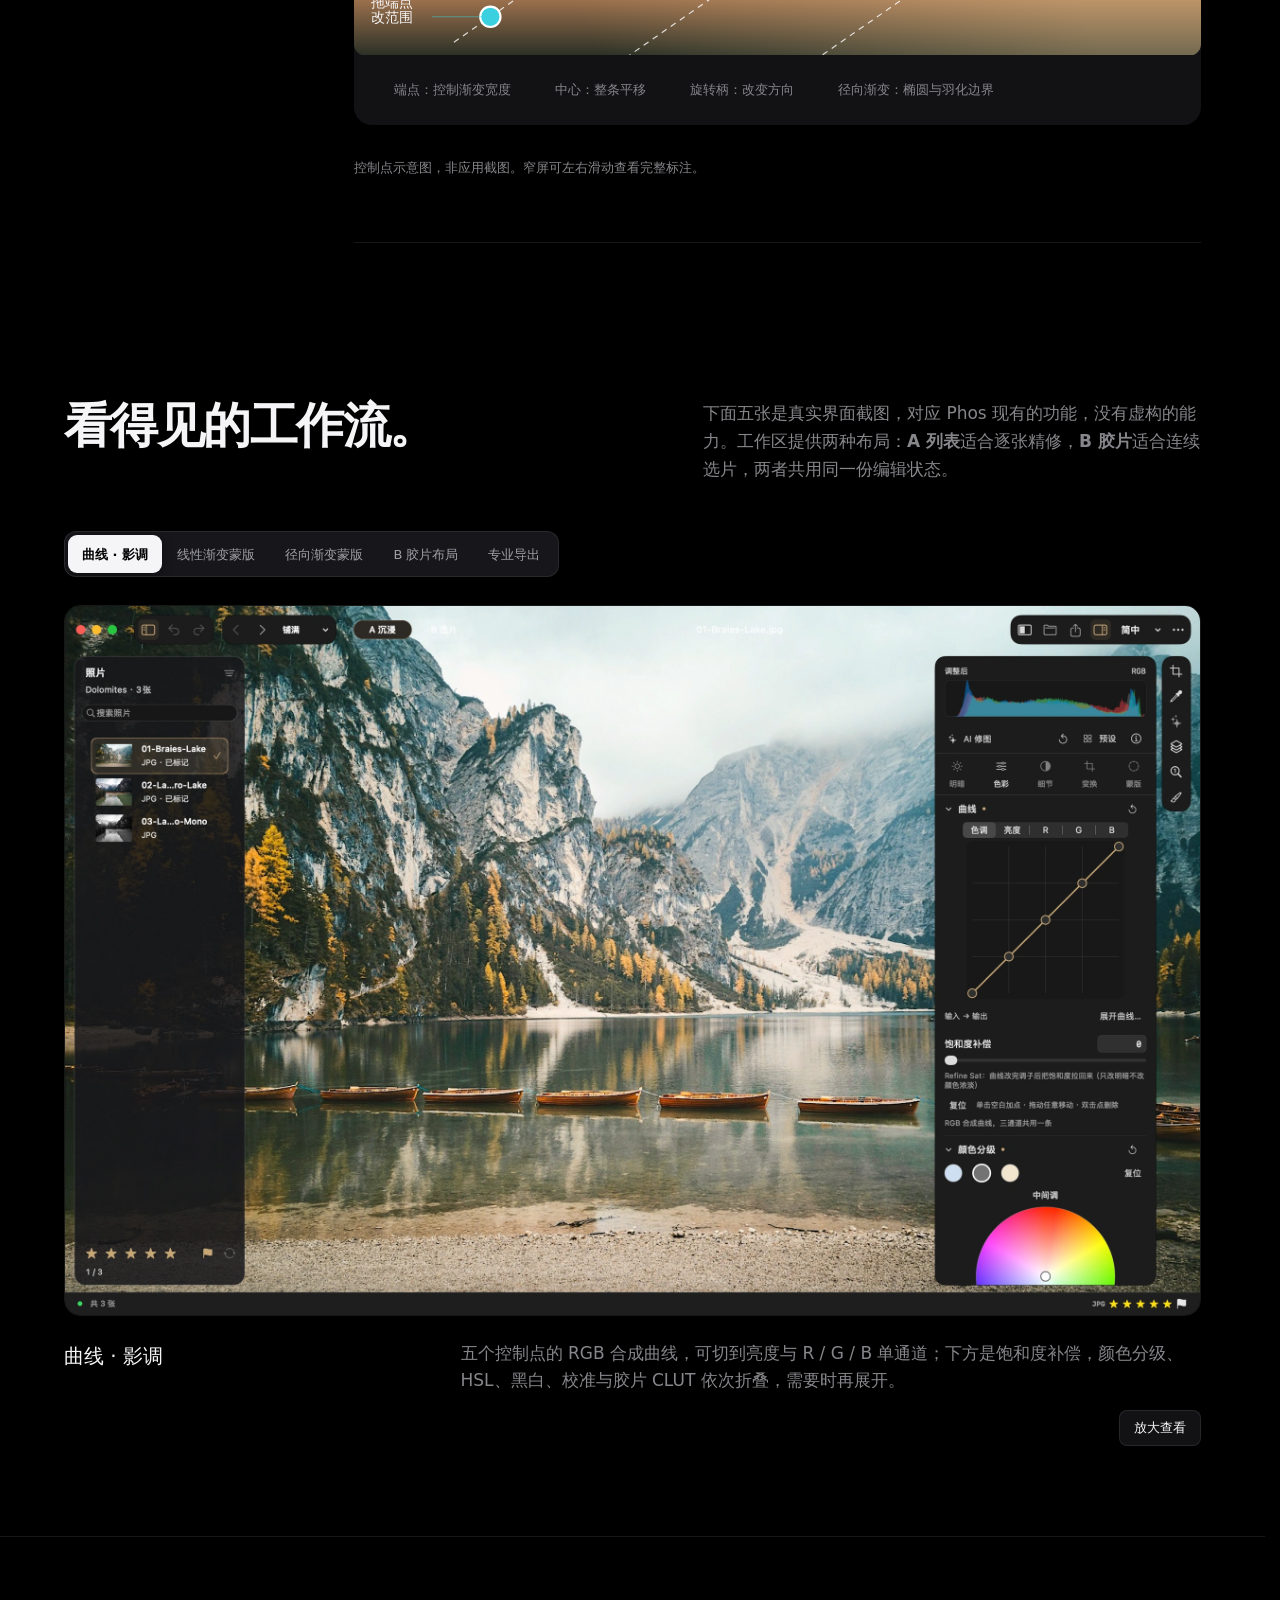
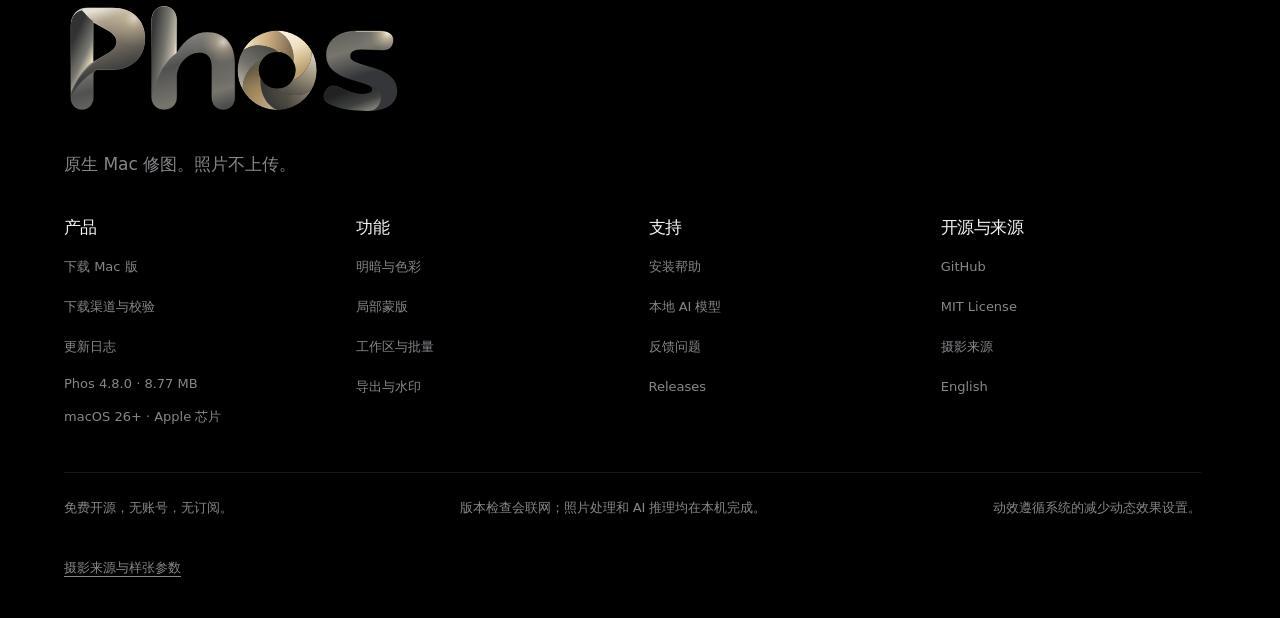
<file: features.html>
<!DOCTYPE html>
<html lang="zh-CN" data-theme="phos" class="system-page"><head>

<meta charset="utf-8">

<meta name="viewport" content="width=device-width, initial-scale=1">
<title>Phos — 完整功能介绍</title>

<meta name="description" content="逐项了解 Phos 4.8.0 的 16-bit 线性浮点 Metal/EDR 管线、AgX 与 OKLCH 点颜色、303 种胶片 CLUT、复合布尔蒙版与 8 部位人像分割、单目深度物理散景、LaMa 消除、RAW 降噪与 2x 超分、零 Python 端侧 AI、双向 XMP 及 HDR 导出。">

<meta name="keywords" content="Phos, RAW 修图软件, macOS RAW 编辑器, Metal 16-bit, EDR HDR, OKLCH 点颜色, 复合布尔蒙版, 人像分割, 单目深度光学散景, LaMa 消除, Adobe XMP, 82 镜头配置, Core ML 模型中心, 非破坏性编辑">

<link rel="canonical" href="https://zenodeng.com/features.html">

<link rel="alternate" hreflang="zh-CN" href="https://zenodeng.com/features.html">

<link rel="alternate" hreflang="en" href="https://zenodeng.com/en/features.html">

<link rel="alternate" hreflang="x-default" href="https://zenodeng.com/features.html">

<meta name="google-site-verification" content="VpFD-mee9gLzbt9L78dK2LwITVrWsh_sOPfUTFIICrg">

<meta name="theme-color" content="#000000">

<meta property="og:type" content="website">

<meta property="og:locale" content="zh_CN">

<meta property="og:locale:alternate" content="en_US">

<meta property="og:title" content="Phos — 完整功能介绍">

<meta property="og:description" content="逐项了解 Phos 4.8.0 的 16-bit 线性浮点 Metal/EDR 管线、OKLCH 点颜色、复合布尔蒙版与 8 部位人像分割、单目深度光学散景、零 Python 端侧 AI 与 5 槽位 Core ML 模型中心。">

<meta property="og:url" content="https://zenodeng.com/features.html">

<meta property="og:image" content="https://zenodeng.com/images/og-phos.jpg">
<meta name="twitter:image" content="https://zenodeng.com/images/og-phos.jpg">

<meta name="twitter:card" content="summary_large_image">

<link rel="icon" href="images/phos-icon-dark.png" type="image/png">

<link rel="stylesheet" href="assets/system.css?v=472motion">

<link rel="stylesheet" href="assets/motion.css?v=472motion"><link rel="stylesheet" href="assets/p0.css?v=472motion"><link rel="stylesheet" href="assets/kinetic-light.css?v=472motion"></head>

<body class="features-page"><a class="skip" href="#main">跳到正文</a>

<nav class="site-nav" aria-label="主导航"><a class="wordmark" href="./" aria-label="Phos"><span class="wordmark-text" translate="no">Phos</span><span class="nav-ver" translate="no">4.8.0</span></a>
<div class="nav-links"><a href="index.html#workspace">工作区</a><a href="features.html" aria-current="page">完整功能</a><a href="index.html#studio">试着修图</a><a href="help.html">安装帮助</a></div>

<div class="nav-actions"><button class="command-trigger" type="button" aria-haspopup="dialog"><span>搜索</span><kbd>⌘ K</kbd></button><a class="language" href="en/features.html" aria-label="Switch to English">EN</a><a class="nav-download" href="download/Phos-macOS-apple-silicon.dmg" download="">下载 Mac 版</a><button class="menu-toggle" type="button" aria-haspopup="dialog" aria-expanded="false" aria-controls="mobile-menu" hidden="">菜单<svg width="20" height="20" viewBox="0 0 20 20" fill="none" stroke="currentColor" aria-hidden="true"><path d="M3 6h14M3 14h14"></path></svg></button></div>
</nav>

<dialog class="mobile-menu" id="mobile-menu" aria-labelledby="mobile-menu-title">
<div class="mobile-menu-header">
<h2 id="mobile-menu-title">浏览 Phos</h2><button class="dialog-close menu-close" type="button">关闭</button></div>

<nav aria-label="移动端导航"><a href="index.html#workspace">工作区</a><a href="features.html" aria-current="page">完整功能</a><a href="index.html#studio">试着修图</a><a href="help.html">安装帮助</a></nav>

<div class="mobile-menu-footer"><a class="language" href="en/features.html">English</a><a class="button primary" href="download/Phos-macOS-apple-silicon.dmg" download="">下载 Mac 版</a></div>
</dialog>

<noscript><nav class="noscript-nav" aria-label="页面导航"><a href="index.html#workspace">工作区</a><a href="features.html" aria-current="page">完整功能</a><a href="index.html#studio">试着修图</a><a href="help.html">安装帮助</a></nav></noscript>

<main id="main">

<header id="top" class="features-hero reading-hero">

<h1>从第一束光，<br>到最后一次导出。</h1>

<p>把光线、色彩与每一步调整，放进你的摄影流程。</p><a class="button primary" href="index.html#studio">试着修一张<span aria-hidden="true">↗</span></a></header>

<div class="feature-guide">

<aside class="feature-sidebar">

<details class="chapter-menu">

<summary>浏览功能章节<span aria-hidden="true">+</span></summary>

<nav aria-label="功能目录"><a href="#light">明暗、Metal 与 EDR</a><a href="#color">曲线、点颜色与对色</a><a href="#film">胶片、降噪超分与消除</a><a href="#masks">复合蒙版与 AI 分割</a><a href="#geometry">裁剪、镜头与光学散景</a><a href="#workflow">多视图、挑片与 XMP</a><a href="#export">HDR 导出与水印</a><a href="#local-ai">零 Python AI 与模型中心</a><a href="#native">原生引擎、双语与文件</a></nav>

</details>

<nav aria-label="功能目录"><a href="#light">明暗、Metal 与 EDR</a><a href="#color">曲线、点颜色与对色</a><a href="#film">胶片、降噪超分与消除</a><a href="#masks">复合蒙版与 AI 分割</a><a href="#geometry">裁剪、镜头与光学散景</a><a href="#workflow">多视图、挑片与 XMP</a><a href="#export">HDR 导出与水印</a><a href="#local-ai">零 Python AI 与模型中心</a><a href="#native">原生引擎、双语与文件</a></nav>

<a class="text-link" href="index.html#studio">在网页上试一试</a></aside>

<div class="feature-chapters">

<section id="light" class="feature-chapter">

<h2>明暗、16-bit Metal 与 EDR</h2>

<p class="chapter-intro">全程在 16-bit 扩展线性浮点 Metal 管线中推演影调，让每一档高光与暗部都保持自然过渡。</p>

<ul>

<li>16-bit 扩展线性浮点管线（<code>extendedLinearSRGB</code> / <code>.RGBAh</code>，20 个 Metal Compute 内核）与 EDR / HDR 直通预览画布。</li>

<li>AgX 对比中心与高光滚降、14-stop Guided Filter 保边高光/阴影、双向黑白场，以及快捷键 <code>J</code> 高光/阴影溢出警示。</li>

<li>色温、色调与灰点吸管，纹理/清晰度/去朦胧，搭配场景识别自动影调作为可继续微调的起点。</li></ul>

<figure class="feature-shot"><img src="images/native-20261031/workspace-a.webp?v=480rel" width="2160" height="1341" loading="lazy" alt="明暗调整工作区"><button type="button" class="image-zoom" data-zoom="feature-light">放大查看</button>

<figcaption>明暗调整工作区</figcaption></figure>

<details class="technical-note">

<summary>补充规格与说明</summary>

<div>

<p>全局 16-bit 半精度浮点线性渲染（支持自动回退 CGImage 预览），涵盖曝光、AgX 对比与高光滚降、Guided Filter 保边影调与去朦胧、双向黑白场、白平衡灰点吸管与实时溢出警示（<code>J</code>）。</p></div>

</details>

</section>

<section id="color" class="feature-chapter">

<h2>曲线、点颜色与参考图对色</h2>

<p class="chapter-intro">既能建立统一电影色调，也能在 OKLCH 空间精确锁定一个色相或一键反解参考片风格。</p>

<ul>

<li>RGB 合成、亮度、R / G / B 五通道曲线（支持展开大图精调），以及阴影、中间调、高光三段颜色分级。</li>

<li>OKLCH 感知均匀空间的 8 色段 HSL 混色、独立<strong>点颜色（Point Color）</strong>吸管色板（色相/彩度/明度/容差独立调控）、黑白通道混合与原色校准。</li>

<li><strong>参考图 → 全可编辑参数反解</strong>：导入任意参考片，基于 OKLab/OKLCH 统计与坐标下降自动匹配为完全可调的 Phos 参数，支持 0%–150% 强度滑块与肤色保护。</li></ul>

<figure class="feature-shot"><img src="images/workspace-color.webp?v=480rel" width="2160" height="1341" loading="lazy" alt="色彩曲线与颜色分级"><button type="button" class="image-zoom" data-zoom="feature-color">放大查看</button>

<figcaption>色彩曲线与颜色分级</figcaption></figure>

<details class="technical-note">

<summary>补充规格与说明</summary>

<div>

<figure class="feature-shot"><img src="images/color-detail.webp?v=480rel" width="588" height="1622" alt="当前 Phos 色彩检查器局部，展示曲线、颜色分级与 HSL 调整" class="color-inspector" loading="lazy" decoding="async"><button type="button" class="image-zoom" data-zoom="inspector">放大查看</button>

<figcaption>色彩检查器局部</figcaption></figure>

</div>

</details>

</section>

<section id="film" class="feature-chapter">

<h2>胶片、AI 降噪超分与无痕消除</h2>

<p class="chapter-intro">把胶片质感、无痕修补与非破坏性 RAW 降噪超分整合进同一条 GPU 管线。</p>

<ul>

<li>303 种 HALD 胶片 CLUT（含 Kodak 2383 / 2393 印片模拟）、<code>.cube</code> 导入与后台扫描，配银盐颗粒粗糙度、暗角与光晕。</li>

<li><strong>Heal / Clone / Remove 无痕消除</strong>：支持泊松融合、自动干净源点推荐与画布拖动编辑，消除工具内置 4 层 PatchMatch 并支持离线 Core ML Big-LaMa（<code>LaMa.mlmodelc</code>）。</li>

<li><strong>非破坏性 RAW 域降噪与导出 2x 超分</strong>：Metal 线性 YCoCg 保边降噪，搭配导出端 Lanczos 2x + 结构张量锐化（或可选分块 Core ML 神经降噪 / 2x 超分），不生成臃肿中间 DNG 且保持预览 1:1 像素契约。</li></ul>

<details class="technical-note">

<summary>补充规格与说明</summary>

<div>

<p>HALD CLUT 64³ 立方体重采样与浓度调节；修补面板支持 <code>H</code> 键显隐标记、<code>Delete</code> 删除选中斑点与双环画笔预览；Core ML 神经降噪 / 2x 超分支持 512×512 Hann 窗无缝分块推理。</p></div>

</details>

</section>

<section id="masks" class="feature-chapter">

<h2>复合蒙版与 AI 分割</h2>

<p class="chapter-intro">用加、减、交布尔组合与语义分割，让每一个局部都拥有独立调色栈。</p>

<ul>

<li>线性渐变、径向渐变、颜色范围、亮度范围，以及支持 <strong>Auto Mask 自动边缘吸附</strong>与<strong>数位板压感</strong>的画笔。</li>

<li><strong>AI 语义分割</strong>：选择主体、选择人物、选择背景、前景透明抠图、升级零模型/Core ML 天空分割，以及 <strong>8 部位人像分割</strong>（面部皮肤、身体皮肤、眼睛、眉毛、嘴唇、牙齿、头发、衣服）。</li>

<li>支持<strong>加 / 减 / 交布尔子蒙版</strong>与全分辨率 Guided Filter 边缘精修；每个蒙版内置完整影调滑杆、可展开局部曲线编辑器、局部 OKLCH 点颜色与局部 LUT。</li></ul>

<figure class="feature-shot"><img src="images/06-linear-gradient-mask.webp?v=480rel" width="1920" height="1192" loading="lazy" alt="线性渐变蒙版图示"><button type="button" class="image-zoom" data-zoom="feature-masks">放大查看</button>

<figcaption>线性渐变蒙版图示</figcaption></figure>

<details class="technical-note">

<summary>补充规格与说明</summary>

<div>

<p>所有布尔子蒙版均可单独点击选中、切换加/减/交运算符、反转、开关并在画布直接拖动手柄；天空分割内置 Vision 地平线倾角 + 梯度阻断 BFS 零模型方案，并可在模型中心按需加载 <code>SkySegmentation</code> Core ML 模型。</p></div>

</details>

</section>

<section id="geometry" class="feature-chapter">

<h2>裁剪、镜头校正与单目深度光学散景</h2>

<p class="chapter-intro">先照顾构图与光学几何，再用真实物理散景塑造景深层次。</p>

<ul>

<li>八手柄裁剪、画幅比例、90° 旋转、水平镜像、自动水平与自动/手动透视校正，操作全程可撤销。</li>

<li><strong>82 支内置镜头配置</strong>与外部 Lensfun XML 导入，支持畸变/暗角校正、横向色差与紫边抑制、校正前后对比与八等分参考网格。</li>

<li><strong>任意 RAW 单目深度与物理光学散景</strong>：无需 iPhone 人像数据即可生成深度图（内置 Vision 显著性+人物+透视梯度零模型，或可选 Core ML <code>DepthAnythingV2</code>），支持画布点选对焦平面、深度热力图、圆形及 5–8 边形光圈叶片、线性 HDR 高光光斑增益与猫眼旋焦。</li></ul>

</section>

<section id="workflow" class="feature-chapter">

<h2>多视图选片、智能挑片、搜图与 XMP</h2>

<p class="chapter-intro">从成百张连拍中快速挑出好片，把一套风格无缝延续到整个系列与既有生态。</p>

<ul>

<li>A 沉浸 / B 连续选片双布局，加上全画布<strong>网格（<code>G</code>）、双图对比（<code>C</code>）、2–4 图同屏（<code>N</code>）与参考视图（<code>⇧R</code>）</strong>，支持同步缩放/平移、虚拟副本、递归子目录与按相机/镜头/关键词筛选。</li>

<li><strong>端侧智能挑片与双语语义搜图</strong>：自动识别人像闭眼（EAR）、焦点锐度与连拍最佳帧，支持中英双语概念搜图与视觉相似图排序。</li>

<li><strong>双向 Adobe XMP 与 Lightroom 预设</strong>：双向读写 XMP 旁档（星级/淘汰/精选、影调、HSL、曲线、颜色分级、裁剪等）并支持持久化自动同步；直接导入 Lightroom <code>.xmp</code> 预设，支持悬停预览与 <strong>0%–200%</strong> 预设强度调节，以及命名快照、同步调整与多重曝光合成。</li></ul>

<figure class="feature-shot"><img src="images/native-20261031/workspace-b.webp?v=480rel" width="2160" height="1341" loading="lazy" alt="连续选片与胶片条"><button type="button" class="image-zoom" data-zoom="feature-workflow">放大查看</button>

<figcaption>连续选片与胶片条</figcaption></figure>

<details class="technical-note">

<summary>补充规格与说明</summary>

<div>

<p>多选同步调整、恢复快照、命名预设、命名快照，以及多重曝光合成。</p>

<p>4.0 重做的主窗口：A 列表逐张精修，B 胶片连续选片。工具条与系统交通灯共用中线，列表与检查器宽度可拖，切布局不打断编辑。</p></div>

</details>

</section>

<section id="export" class="feature-chapter">

<h2>HDR / 广色域导出与水印</h2>

<p class="chapter-intro">把照片交到下一步，动态范围、位深、元数据与水印全由你决定。</p>

<ul>

<li>支持 <strong>Gain-Map HDR JPEG</strong>、<strong>10-bit Display P3 PQ HEIC</strong>，以及 8/16 位 Display P3 / Adobe RGB / sRGB TIFF 与 PNG。</li>

<li>支持导出端 2x 超分辨率、长边缩放、输出质量、输出锐化与前景透明背景抠图导出。</li>

<li>完整保留 EXIF / IPTC / 相机元数据，支持一键移除 GPS 位置隐私、写入版权署名，以及九宫格文字/图片水印与并发批量导出。</li></ul>

<figure class="feature-shot"><img src="images/04-export-dialog.webp?v=480rel" width="1920" height="1192" loading="lazy" alt="导出与水印设置"><button type="button" class="image-zoom" data-zoom="feature-export">放大查看</button>

<figcaption>导出与水印设置</figcaption></figure>

<details class="technical-note">

<summary>补充规格与说明</summary>

<div>

<p>支持单张与有界并发批量导出，提供 Gain-Map HDR JPEG、10-bit PQ HEIC、16 位广色域 TIFF/PNG、导出端 2x 超分、EXIF/IPTC/GPS 隐私控制、文字与图片九宫格水印及固定导出目录。</p></div>

</details>

</section>

<section id="local-ai" class="feature-chapter">

<h2>零 Python 原生 AI 与 5 槽位模型中心</h2>

<p class="chapter-intro">无需折腾环境即可开箱使用原生端侧 AI，也能按需叠加 Core ML 加速或本地多模态大模型。</p>

<ul>

<li><strong>开箱即用的纯 Swift 原生工作台</strong>：内置 <code>NativePhotoPlanner</code>（像素统计 + 意图解析 + 自动生成局部蒙版）、参考图一键反解可编辑参数对色，零 Python 依赖即可预览与应用。</li>

<li><strong>5 槽位 Core ML 模型中心</strong>：在应用内统一管理 <code>LaMa 消除</code>、<code>天空分割</code>、<code>DepthAnythingV2 景深</code>、<code>AI RAW 降噪</code> 与 <code>AI 2x 超分</code> 五个槽位；未安装时全部提供高质量零模型算法自动兜底。</li>

<li><strong>可选进阶 Qwen3-VL（MLX）模式</strong>：如需自然语言开放指令理解，仍可按需单独安装约 3.1 GB 底模配合内置 1.3 MB 微调适配器使用；所有建议均先经双图预览确认，照片全程不离开本机。</li></ul>

<figure class="feature-shot"><img src="images/ai-preview.webp?v=480rel" width="1560" height="1240" loading="lazy" alt="本地 AI 建议预览"><button type="button" class="image-zoom" data-zoom="feature-local-ai">放大查看</button>

<figcaption>本地 AI 建议预览</figcaption></figure>

<details class="technical-note">

<summary>补充规格与说明</summary>

<div>

<p>原生 AI 工作台、参考图对色、零模型深度/天空分割、PatchMatch 消除、YCoCg RAW 降噪与 2x 超分全部内置即用；Core ML 加速槽位与可选 Qwen3-VL MLX 底模的安装方法见<a href="help.html#ai-model">帮助页 AI 与模型中心说明</a>。</p></div>

</details>

<details class="validation-note">

<summary>开发验证与行为约束（非独立测试）</summary>

<div>

<div class="ai-depth">

<div class="ai-benchmark">

<p class="note-sm" style="margin-top:16px">4.1 换上了新的微调权重：同一批 301 条受控验证指令上，首次严格完成率从 51.8% 提升到 <strong>94.0%</strong>。<strong>换的只是随应用附带的 1.3 MB 适配器，底模不用重新下载。</strong>这组成绩来自开发验证集，不是独立测试，也不代表审美。</p></div>

<div class="feats">
        

<div class="feat">
          

<div class="ico"><svg viewBox="0 0 24 24"><path d="M4 6h16M4 12h10M4 18h7"></path></svg></div>

          

<h3>说清楚就照做</h3>
          

<p>「只裁去左右各 5%、保留完整高度」这类要求由代码直接计算范围，不交给模型估。自动裁切会先验证尺寸与保留面积，方案不合法就退回重试一次，两次失败不应用。</p>
        </div>

        

<div class="feat">
          

<div class="ico"><svg viewBox="0 0 24 24"><rect x="4" y="4" width="16" height="16" rx="2"></rect><path d="M8 12h8"></path><path d="M12 8v8"></path></svg></div>

          

<h3>说保留就真的保留</h3>
          

<p>明确要求「别动曝光」「白平衡保持原样」时，这些滑杆会从模型可写字段里移除，解码后再复核一次。全局与局部混合的要求照样支持。</p>
        </div>

        

<div class="feat">
          

<div class="ico"><svg viewBox="0 0 24 24"><circle cx="11" cy="11" r="7"></circle><path d="M20 20l-3.5-3.5"></path></svg></div>

          

<h3>先看，再决定</h3>
          

<p>生成的方案先出预览，确认后才写入；一次应用对应一次撤销。局部效果会用真实渲染像素核对方向，不符合要求会重试或拦截。</p>
        </div>

      </div>

<details class="original-ai">

<summary>查看原有 AI 工作流示例</summary>

<figure class="legacy-wrap" style="margin-top:56px">
        <img class="shot" src="images/11-ai-panel.webp?v=480rel" width="1920" height="1192" loading="lazy" alt="Phos AI 修图面板：输入中文要求后给出曝光、色温、鲜艳度等参数建议，左右并排显示当前效果与建议效果，右上角标注「微调实验版」">
        

<figcaption>
          

<div class="t">AI 修图 · 微调实验版</div>

          

<div class="d">写一句要求，模型给出曝光、色温、鲜艳度等参数与局部蒙版建议。左边是当前效果，右边是建议效果，确认后才写入；不满意可以关掉，原图一个字节都没动。</div>

        </figcaption>
      </figure>

</details>

</div>

</div>

</details>

</section>

<section id="native" class="feature-chapter">

<h2>原生引擎、双语与文件兼容</h2>

<p class="chapter-intro">以 Apple 芯片原生架构构建，与 Mac 的工作方式保持一致。</p>

<ul>

<li>Swift、Metal（20 个 Compute 计算内核）、Core Image、Vision、Core ML 与 AppKit；浅色、深色外观及应用图标自动跟随系统。</li>

<li>界面支持跟随系统、简体中文和 English，1,017 条词条即时切换，无需重启。</li>

<li>编辑写入 <code>.rawforge.json</code> 与可选双向 Adobe <code>.xmp</code> 旁档，兼容旧版 RawForge 旁档与已有预设，原始文件零修改。</li></ul>

<details class="technical-note">

<summary>补充规格与说明</summary>

<div>

<p>ARW / CR3 / NEF / RAF / DNG 等主流 RAW，另支持 HEIF / HEIC / HIF、JPEG、PNG、TIFF、AVIF。</p>

<p>界面语言可选「跟随系统 / 简体中文 / English」，即时切换、不用重启。菜单、参数、表单、模型中心与提示共 1,017 条词条，工具提示与无障碍标签同步切换。</p>

<p class="lead">非破坏性 RAW 照片编辑器，为 macOS 26+ Apple 芯片而写。16-bit 扩展线性浮点 Metal 管线与端侧 AI 全部跑在你的 Mac 上，编辑结果写入原图旁的旁档文件，原始文件一个字节都不会被改动。</p></div>

</details>

<article id="design" class="design-language">

<h3>暗房界面与液态玻璃</h3>

<p>界面以无彩色暗房画布与 macOS 26 液态玻璃浮动面板打底，把全部色彩让位给照片本身。工整来自严格网格：固定行高节奏、等宽数字对齐、发丝分隔线。</p>

<div class="design-principles">

<article>

<h4>无彩色暗房</h4>

<p>纯黑与中性碳灰不干扰色彩判断，状态仅以微弱高亮与指示点标注，避免在修图时产生视觉色偏。</p></article>

<article>

<h4>严格网格</h4>

<p>26 / 27 / 34 px 固定行高节奏，16 px 统一内边距，数值列右对齐等宽。密度高而不乱。</p></article>

<article>

<h4>蒙版可视化</h4>

<p>参考线是 1 px 白色虚线，控制点用颜色区分职责：线性渐变端点为青、中心为白、旋转柄为琥珀；径向渐变为黄。看到颜色就知道能拖什么。</p></article>

</div>

<div class="anatomy" role="region" aria-label="渐变控制点示意，可横向滚动查看" tabindex="0">
        <svg viewBox="0 0 1000 420" role="img" aria-label="线性渐变蒙版示意图：三条平行虚线参考线，两个青色端点控制点、一个白色中心控制点与一个琥珀色旋转柄">
          <defs>
            <linearGradient id="anatBg" x1="0" y1="0" x2="0" y2="1">
              <stop offset="0" stop-color="#1d2a3c"></stop><stop offset="0.5" stop-color="#6b5a60"></stop>
              <stop offset="0.78" stop-color="#c98a5c"></stop><stop offset="1" stop-color="#2a3026"></stop>
            </linearGradient>
            <linearGradient id="anatMask" gradientUnits="userSpaceOnUse" x1="250" y1="330" x2="760" y2="120">
              <stop offset="0" stop-color="#ffd9a0" stop-opacity="0"></stop>
              <stop offset="1" stop-color="#ffd9a0" stop-opacity="0.34"></stop>
            </linearGradient>
          </defs>
          <rect width="1000" height="420" rx="14" fill="url(#anatBg)"></rect>
          <rect width="1000" height="420" rx="14" fill="url(#anatMask)"></rect>
          <!-- 三条参考线 -->
          <g stroke="#fff" stroke-opacity="0.8" stroke-width="1.4" stroke-dasharray="7 6">
            <line x1="118" y1="404" x2="612" y2="60"></line>
            <line x1="310" y1="430" x2="804" y2="86"></line>
            <line x1="500" y1="456" x2="994" y2="112"></line>
          </g>
          <!-- 控制点 -->
          <circle cx="161" cy="374" r="12" fill="#3ad0e0" stroke="#fff" stroke-width="2.5"></circle>
          <circle cx="741" cy="126" r="12" fill="#3ad0e0" stroke="#fff" stroke-width="2.5"></circle>
          <circle cx="451" cy="250" r="10" fill="#fff"></circle>
          <circle cx="520" cy="196" r="9" fill="#e08b3a" stroke="#fff" stroke-width="2"></circle>
          <!-- 标注 -->
          <g font-family="Outfit,Phos Sans SC,sans-serif" font-size="13" fill="rgba(255,255,255,.82)">
            <line x1="161" y1="374" x2="92" y2="374" stroke="rgba(58,208,224,.6)" stroke-width="1"></line>
            <text x="20" y="362">拖端点</text><text x="20" y="380" fill="rgba(255,255,255,.5)" font-size="11.5">改范围</text>

            <line x1="741" y1="126" x2="880" y2="86" stroke="rgba(58,208,224,.6)" stroke-width="1"></line>
            <text x="888" y="82">拖端点</text><text x="888" y="100" fill="rgba(255,255,255,.5)" font-size="11.5">改范围</text>

            <line x1="451" y1="250" x2="300" y2="182" stroke="rgba(255,255,255,.4)" stroke-width="1"></line>
            <text x="212" y="172">拖中心整条平移</text>

            <line x1="520" y1="196" x2="592" y2="300" stroke="rgba(224,139,58,.6)" stroke-width="1"></line>
            <text x="600" y="306">旋转柄 · 改方向</text>
          </g>
        </svg>
        

<div class="legend">
          

<div><i style="background-image: none; background-position: 0% 0%; background-size: auto; background-repeat: repeat; background-origin: padding-box; background-clip: border-box; background-attachment: scroll;"></i>端点：控制渐变宽度</div>

          

<div><i style="background-image: none; background-position: 0% 0%; background-size: auto; background-repeat: repeat; background-origin: padding-box; background-clip: border-box; background-attachment: scroll;"></i>中心：整条平移</div>

          

<div><i style="background-image: none; background-position: 0% 0%; background-size: auto; background-repeat: repeat; background-origin: padding-box; background-clip: border-box; background-attachment: scroll;"></i>旋转柄：改变方向</div>

          

<div><i style="background-image: none; background-position: 0% 0%; background-size: auto; background-repeat: repeat; background-origin: padding-box; background-clip: border-box; background-attachment: scroll;"></i>径向渐变：椭圆与羽化边界</div>

        </div>

      </div><p class="diagram-caption">控制点示意图，非应用截图。窄屏可左右滑动查看完整标注。</p>

</article>

</section>

</div>

</div>

<section class="workflow-gallery page-width" id="screenshots">

<div class="section-heading">

<h2>看得见的工作流。</h2>

<p>下面五张是真实界面截图，对应 Phos 现有的功能，没有虚构的能力。工作区提供两种布局：<strong>A 列表</strong>适合逐张精修，<strong>B 胶片</strong>适合连续选片，两者共用同一份编辑状态。</p></div>

<div class="gallery-tabs" role="tablist" aria-label="工作流截图"><button role="tab" type="button" id="gallery-tab-0" aria-controls="gallery-panel-0" aria-selected="true" tabindex="0" data-gallery="0">曲线 · 影调</button><button role="tab" type="button" id="gallery-tab-1" aria-controls="gallery-panel-1" aria-selected="false" tabindex="-1" data-gallery="1">线性渐变蒙版</button><button role="tab" type="button" id="gallery-tab-2" aria-controls="gallery-panel-2" aria-selected="false" tabindex="-1" data-gallery="2">径向渐变蒙版</button><button role="tab" type="button" id="gallery-tab-3" aria-controls="gallery-panel-3" aria-selected="false" tabindex="-1" data-gallery="3">B 胶片布局</button><button role="tab" type="button" id="gallery-tab-4" aria-controls="gallery-panel-4" aria-selected="false" tabindex="-1" data-gallery="4">专业导出</button></div>

<div class="gallery-panel" id="gallery-panel-0" role="tabpanel" aria-labelledby="gallery-tab-0">

<figure class="legacy-wrap">
          <img class="shot" src="images/07-color-grading.webp?v=480rel" width="1920" height="1192" loading="lazy" alt="Phos 曲线面板：RGB 合成曲线带五个控制点，下方是饱和度补偿，以及折叠的颜色分级、HSL、黑白、校准与胶片 CLUT">
          

<figcaption>
            

<div class="t">曲线 · 影调</div>

            

<div class="d">五个控制点的 RGB 合成曲线，可切到亮度与 R / G / B 单通道；下方是饱和度补偿，颜色分级、HSL、黑白、校准与胶片 CLUT 依次折叠，需要时再展开。</div>

          </figcaption>
        </figure>

<button class="image-zoom" type="button" data-zoom="0">放大查看</button></div>

<div class="gallery-panel" id="gallery-panel-1" role="tabpanel" aria-labelledby="gallery-tab-1" hidden="">

<figure class="legacy-wrap">
          <img class="shot" src="images/06-linear-gradient-mask.webp?v=480rel" width="1920" height="1193" loading="lazy" alt="Phos 线性渐变蒙版：画布上三条平行参考线与三个控制点，右侧为蒙版工具与独立调整栈">
          

<figcaption>
            

<div class="t">线性渐变蒙版</div>

            

<div class="d">画布上三条参考线对应渐变的起止与中轴：拖中心移动，拖端点改宽度，拖旋转柄改变方向。每个蒙版都带独立调整栈。</div>

          </figcaption>
        </figure>

<button class="image-zoom" type="button" data-zoom="1">放大查看</button></div>

<div class="gallery-panel" id="gallery-panel-2" role="tabpanel" aria-labelledby="gallery-tab-2" hidden="">

<figure class="legacy-wrap">
          <img class="shot" src="images/08-radial-gradient-mask.webp?v=480rel" width="1920" height="1192" loading="lazy" alt="Phos 径向渐变蒙版：画布上的椭圆选区与三个控制点，右侧为横半径、纵半径、旋转与羽化">
          

<figcaption>
            

<div class="t">径向渐变蒙版</div>

            

<div class="d">拖出椭圆后由三个控制点接管：中心移动、边缘缩放、旋转柄改角度。横纵半径各自独立，羽化控制内外过渡。</div>

          </figcaption>
        </figure>

<button class="image-zoom" type="button" data-zoom="2">放大查看</button></div>

<div class="gallery-panel" id="gallery-panel-3" role="tabpanel" aria-labelledby="gallery-tab-3" hidden="">

<figure class="legacy-wrap">
          <img class="shot" src="images/12-b-filmstrip.webp?v=480rel" width="1920" height="1192" loading="lazy" alt="Phos B 胶片布局：底部横向胶片条用于连续选片，上方是画布与右侧检查器">
          

<figcaption>
            

<div class="t">B 胶片布局</div>

            

<div class="d">底部胶片条横向排列，方向键连续选片；画布自动 fit 到不被面板和胶片遮挡的区域。切回 A 列表时，编辑状态、视口与撤销栈都保持不变。</div>

          </figcaption>
        </figure>

<button class="image-zoom" type="button" data-zoom="3">放大查看</button></div>

<div class="gallery-panel" id="gallery-panel-4" role="tabpanel" aria-labelledby="gallery-tab-4" hidden="">

<figure class="legacy-wrap">
          <img class="shot" src="images/04-export-dialog.webp?v=480rel" width="1920" height="1192" loading="lazy" alt="Phos 导出面板：格式与位深、色彩空间、长边缩放、水印叠加与导出目录设置">
          

<figcaption>
            

<div class="t">专业导出</div>

            

<div class="d">支持 Gain-Map HDR JPEG、10-bit PQ HEIC 与 8/16 位广色域 TIFF/PNG，内置导出端 2x 超分辨率、长边缩放、EXIF/IPTC 保留与移除 GPS 隐私、文字/图片九宫格水印及固定导出目录。</div>

          </figcaption>
        </figure>

<button class="image-zoom" type="button" data-zoom="4">放大查看</button></div>

</section>

</main>

<footer class="site-footer">
<div class="footer-inner"><a href="#top" class="footer-wordmark" aria-label="Phos"><img src="images/phos-sculpture.svg" width="1300" height="446" alt="Phos" loading="lazy"></a>
<p class="footer-intro">原生 Mac 修图。照片不上传。</p>
<div class="footer-columns">
<div>
<h3>产品</h3>
<ul>
<li><a href="download/Phos-macOS-apple-silicon.dmg">下载 Mac 版</a></li>
<li><a href="help.html#download-help">下载渠道与校验</a></li>
<li><a href="changelog.html">更新日志</a></li></ul>

<p>Phos 4.8.0 · 8.77 MB</p>
<p>macOS 26+ · Apple 芯片</p></div>

<div>
<h3>功能</h3>
<ul>
<li><a href="features.html#light">明暗与色彩</a></li>
<li><a href="features.html#masks">局部蒙版</a></li>
<li><a href="features.html#workflow">工作区与批量</a></li>
<li><a href="features.html#export">导出与水印</a></li></ul>
</div>

<div>
<h3>支持</h3>
<ul>
<li><a href="help.html">安装帮助</a></li>
<li><a href="help.html#ai-model">本地 AI 模型</a></li>
<li><a href="https://github.com/Zenodeng/Phos/issues">反馈问题</a></li>
<li><a href="https://github.com/Zenodeng/Phos/releases">Releases</a></li></ul>
</div>

<div>
<h3>开源与来源</h3>
<ul>
<li><a href="https://github.com/Zenodeng/Phos">GitHub</a></li>
<li><a href="https://github.com/Zenodeng/Phos/blob/main/LICENSE">MIT License</a></li>
<li><a href="#photo-credits">摄影来源</a></li>
<li><a href="en/features.html">English</a></li></ul>
</div>
</div>

<div class="footer-bottom">
<p>免费开源，无账号，无订阅。</p>
<p>版本检查会联网；照片处理和 AI 推理均在本机完成。</p><p class="motion-explanation" id="motion-settings">动效遵循系统的减少动态效果设置。</p></div>

<details class="photo-credits" id="photo-credits">
<summary>摄影来源与样张参数</summary>
<p>摄影: <a href="https://unsplash.com/photos/a-lake-surrounded-by-mountains-in-the-middle-of-a-forest-r8vMMxGmv4I" target="_blank" rel="noopener">Mushegh Hakobyan</a> / <a href="https://unsplash.com/photos/mountains-and-a-lake-reflect-under-a-cloudy-sky-RyoQe3BU8gI" target="_blank" rel="noopener">Willian Justen de Vasconcellos</a> · <a href="https://unsplash.com/license" target="_blank" rel="noopener">Unsplash License</a>.<br>样张修后图由 Phos Engine.render 生成。 <a href="images/photo-edits/manifest.json">查看来源与参数清单</a></p></details>
</div>
</footer>

<script src="assets/brand-v2.js?v=472motion" defer=""></script>
<script src="assets/navigation.js?v=472motion" defer=""></script>
<script src="assets/motion.js?v=472motion" defer=""></script>
<script>if(new URLSearchParams(location.search).has('audit')){const s=document.createElement('script');s.src='assets/audit-metrics.js?v=472motion';s.defer=true;document.body.append(s);}</script>



<script src="assets/kinetic-light.js?v=472motion" defer></script></body></html>
</file>
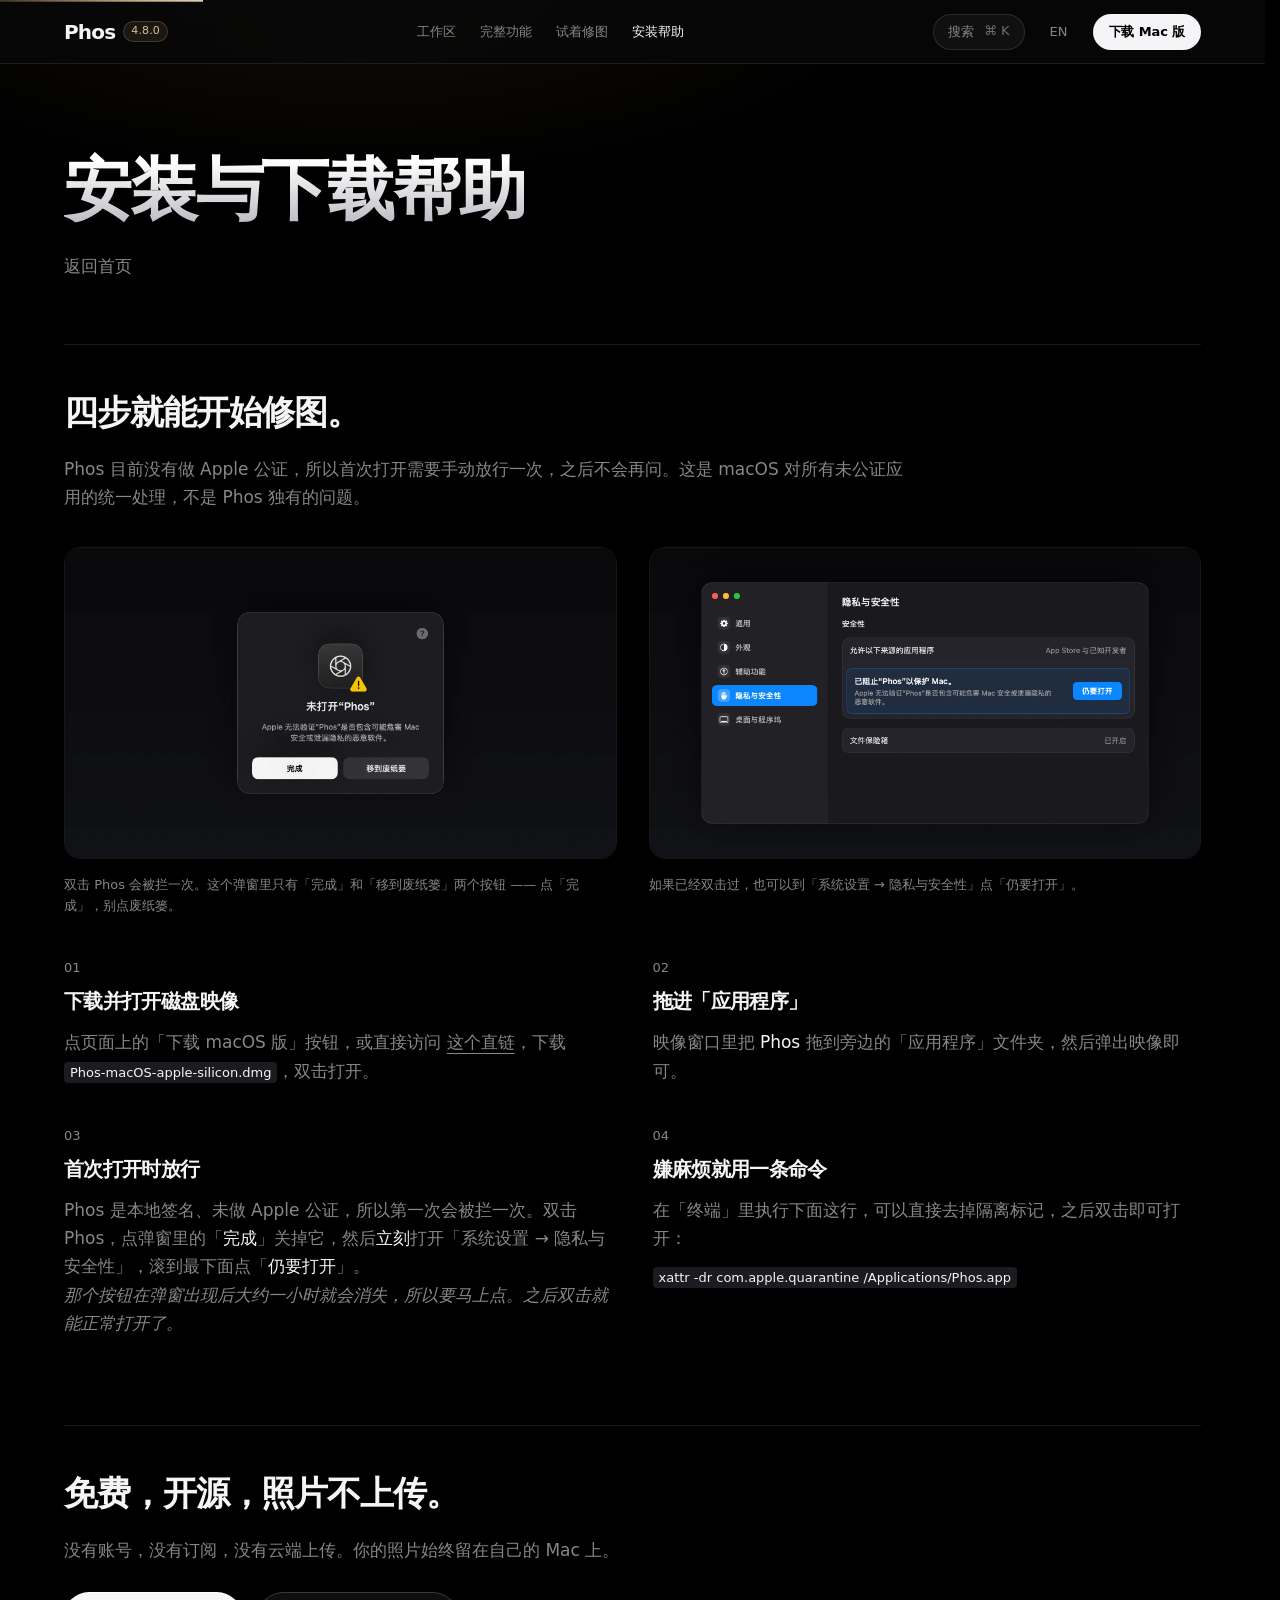
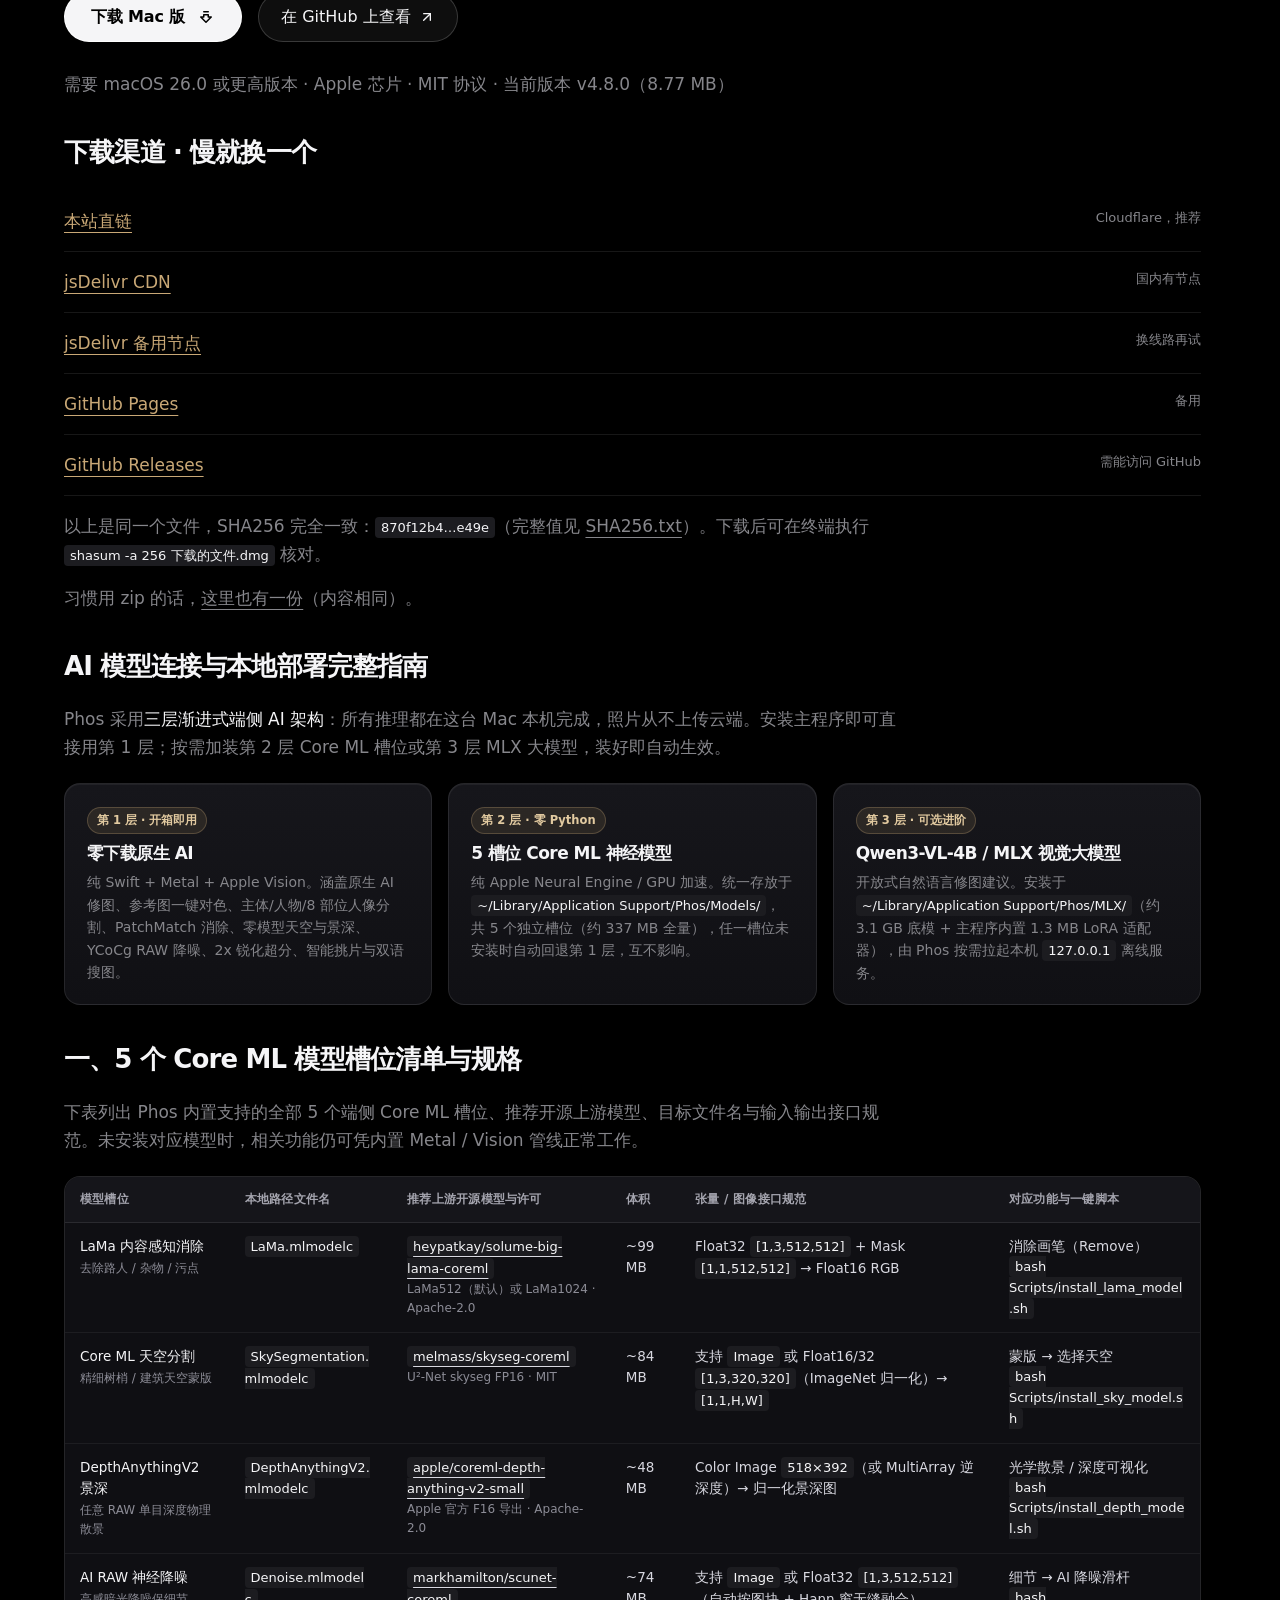
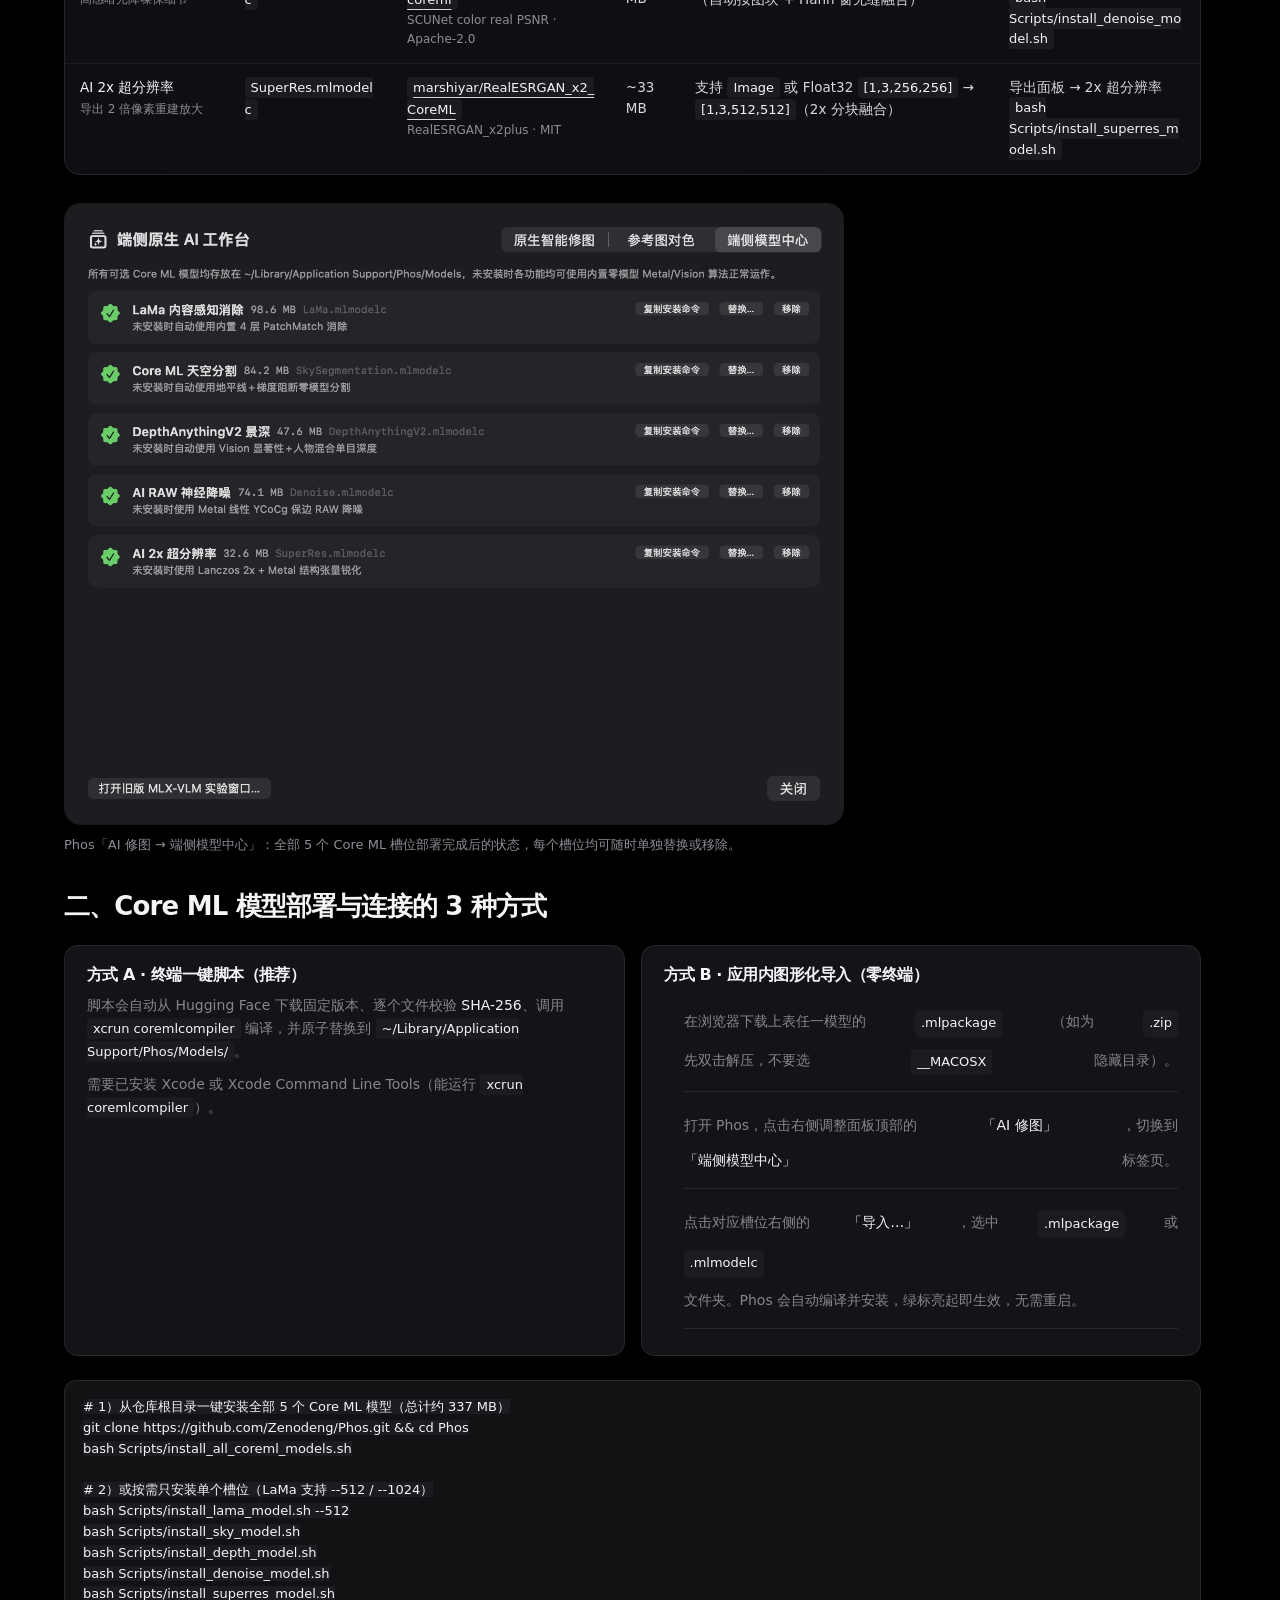
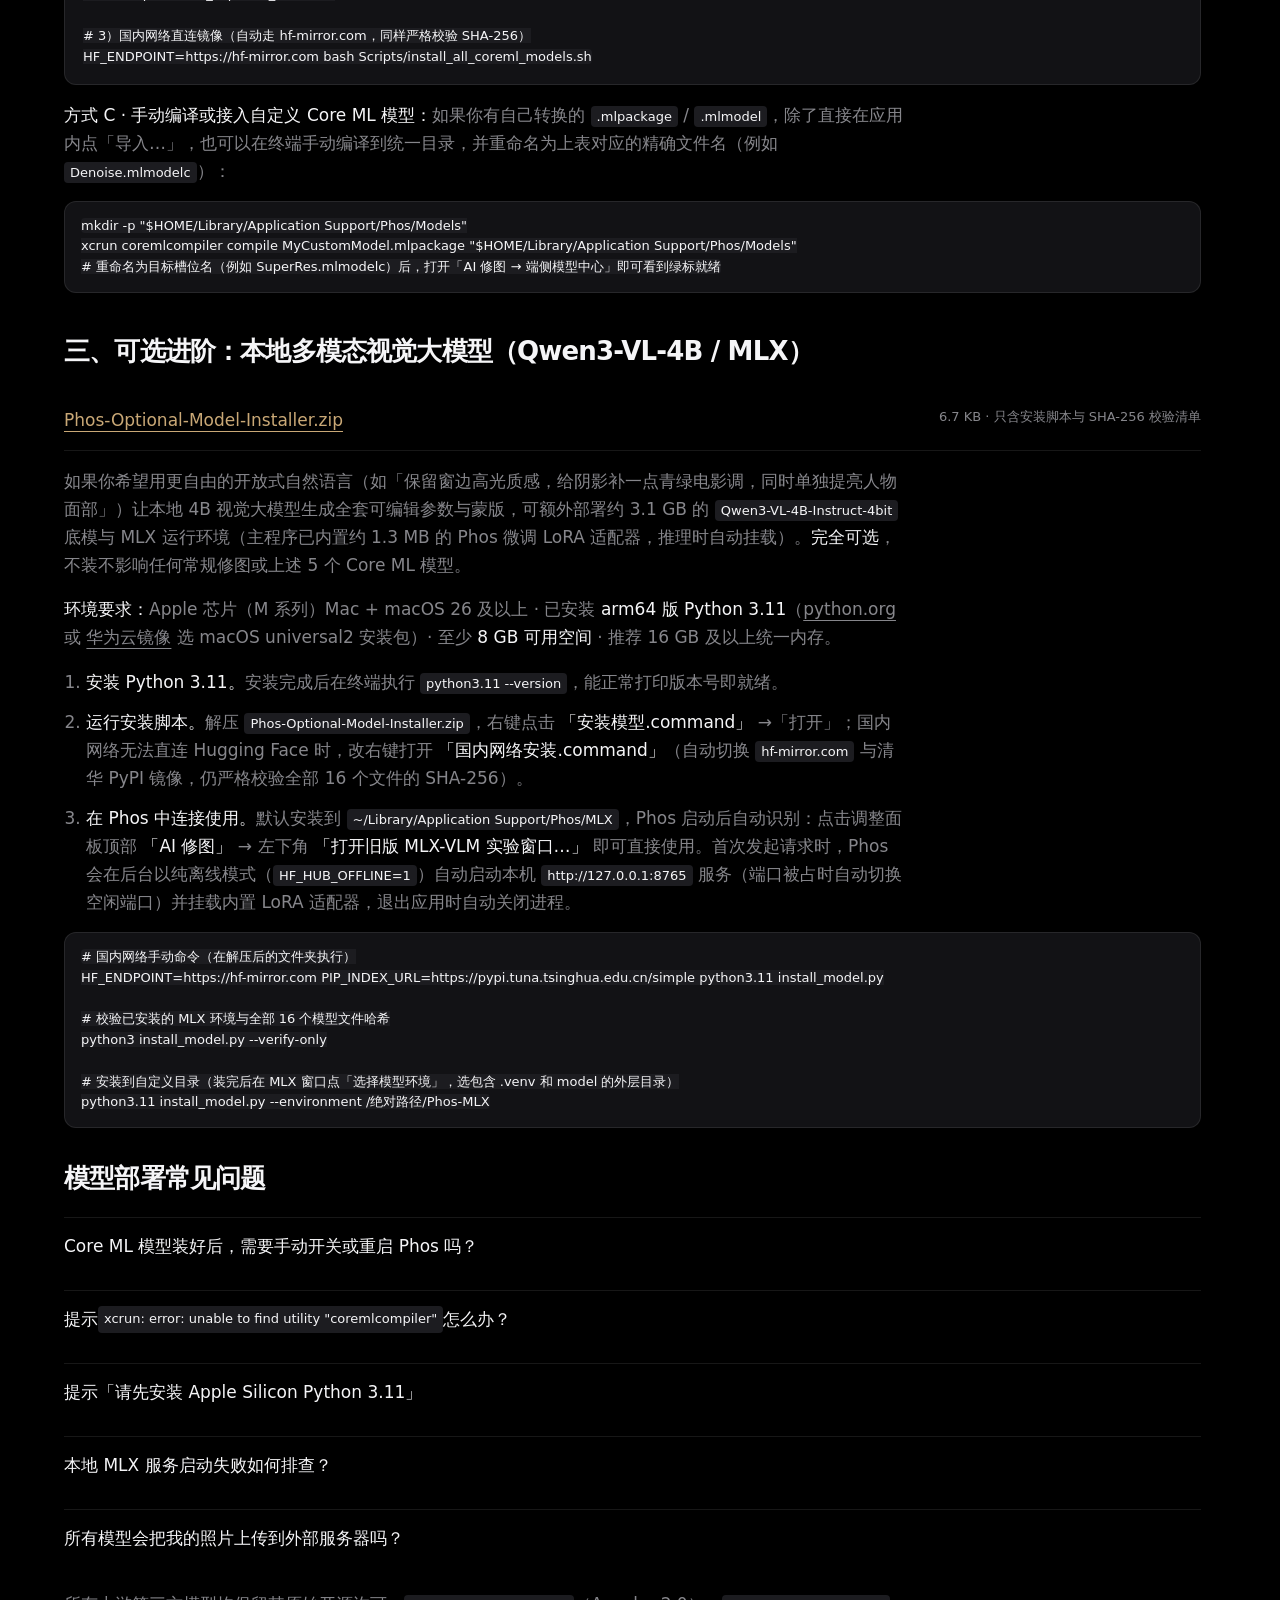
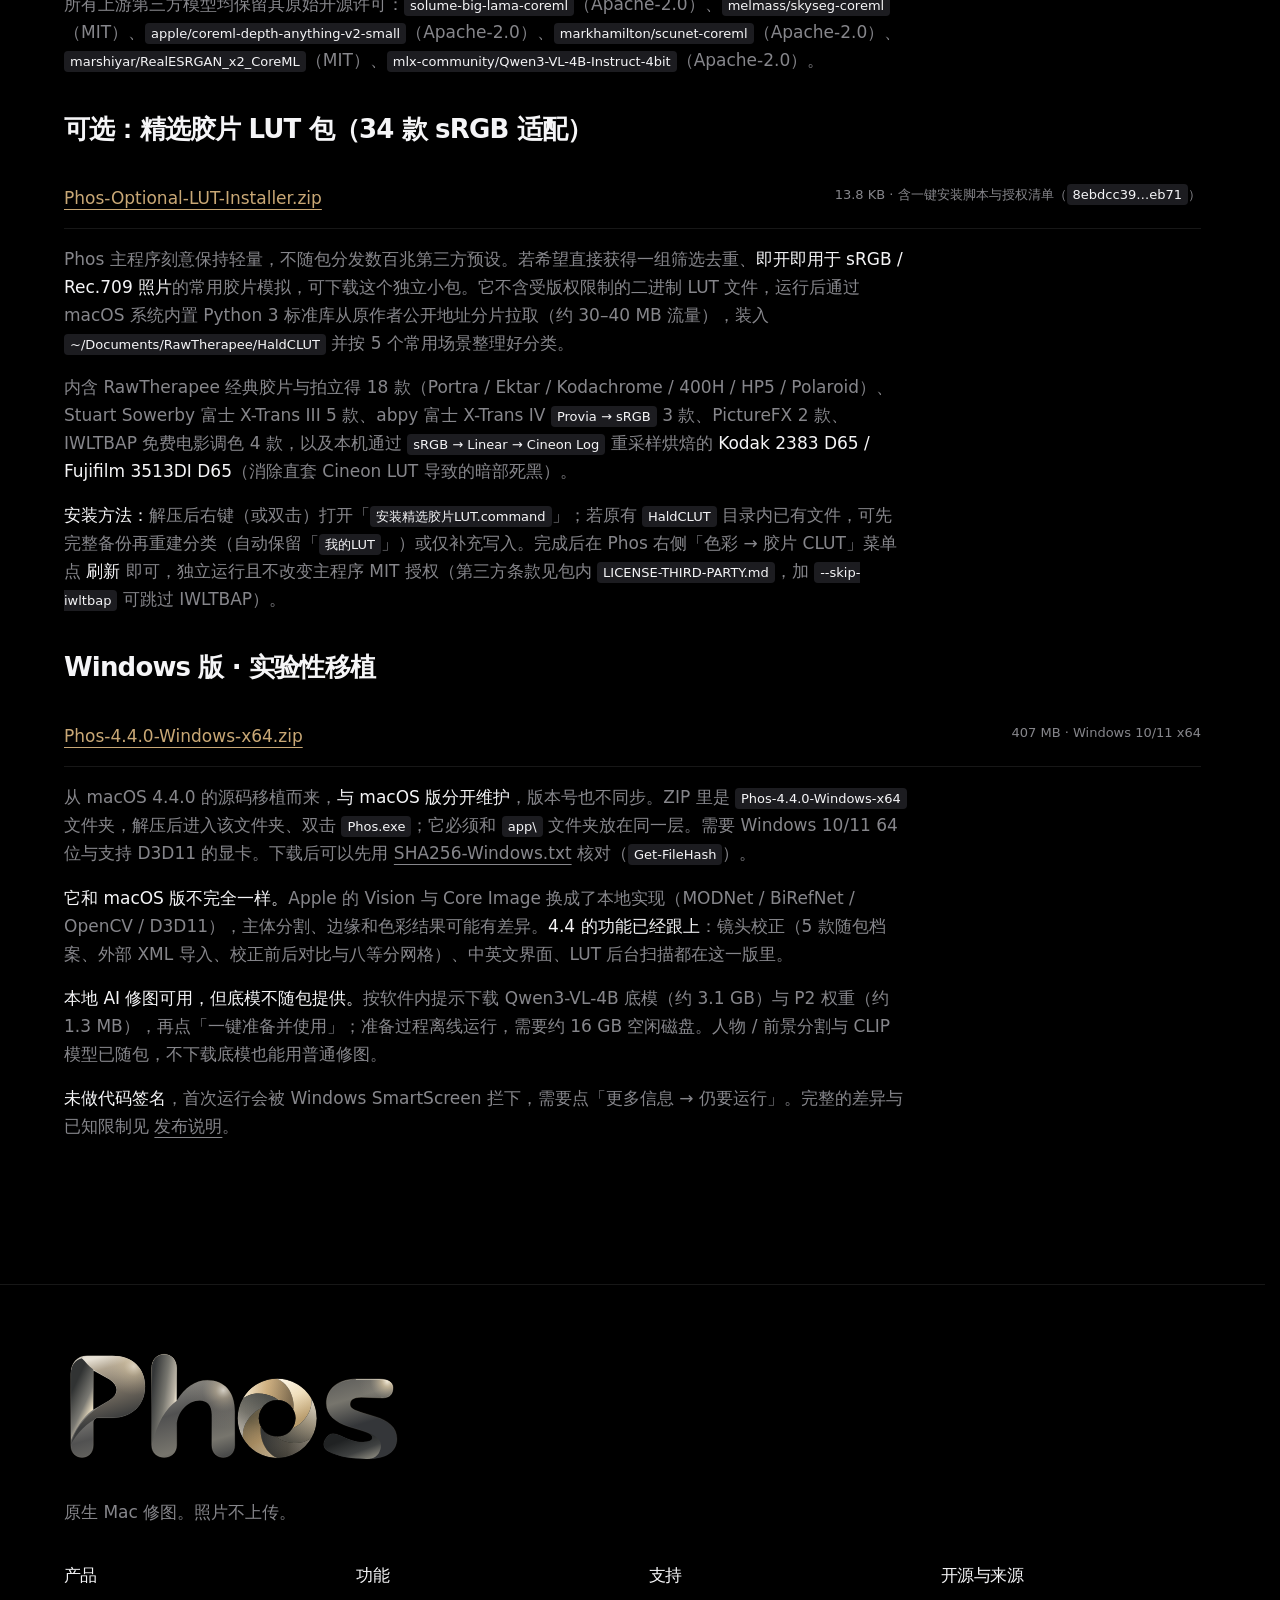
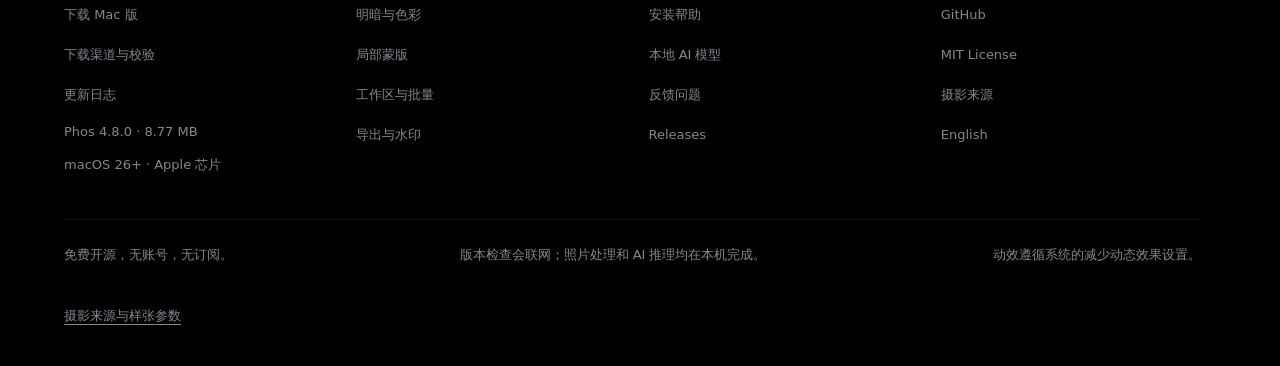
<file: help.html>
<!DOCTYPE html>
<html lang="zh-CN" data-theme="phos" class="system-page"><head>

<meta charset="utf-8">

<meta name="viewport" content="width=device-width, initial-scale=1">
<title>Phos — 安装与下载帮助</title>

<meta name="description" content="下载 Phos 4.8.0，查看 macOS 首次打开步骤、下载渠道、SHA256 校验、零 Python 原生 AI 与 5 槽位 Core ML 模型中心、可选 MLX 大模型、精选胶片 LUT 安装包及 Windows 实验版说明。">

<meta name="keywords" content="Phos, RAW 修图软件, macOS RAW 编辑器, RAW 照片编辑器, RAW editor macOS, 胶片模拟 LUT, photo editing app, Swift, Core Image, 非破坏性编辑">

<link rel="canonical" href="https://zenodeng.com/help.html">

<link rel="alternate" hreflang="zh-CN" href="https://zenodeng.com/help.html">

<link rel="alternate" hreflang="en" href="https://zenodeng.com/en/help.html">

<link rel="alternate" hreflang="x-default" href="https://zenodeng.com/help.html">

<meta name="google-site-verification" content="VpFD-mee9gLzbt9L78dK2LwITVrWsh_sOPfUTFIICrg">

<meta name="theme-color" content="#000000">

<meta property="og:type" content="website">

<meta property="og:locale" content="zh_CN">

<meta property="og:locale:alternate" content="en_US">

<meta property="og:title" content="Phos — 安装与下载帮助">

<meta property="og:description" content="下载 Phos 4.8.0，查看 macOS 首次打开步骤、下载渠道、SHA256 校验、零 Python 原生 AI 与 5 槽位 Core ML 模型中心、可选 MLX 大模型、精选胶片 LUT 安装包及 Windows 实验版说明。">

<meta property="og:url" content="https://zenodeng.com/help.html">

<meta property="og:image" content="https://zenodeng.com/images/og-phos.jpg">
<meta name="twitter:image" content="https://zenodeng.com/images/og-phos.jpg">

<meta name="twitter:card" content="summary_large_image">

<link rel="icon" href="images/phos-icon-dark.png" type="image/png">

<link rel="stylesheet" href="assets/system.css?v=472motion">

<link rel="stylesheet" href="assets/motion.css?v=472motion"><link rel="stylesheet" href="assets/p0.css?v=472motion"><link rel="stylesheet" href="assets/kinetic-light.css?v=472motion"></head>

<body class="help-page"><a class="skip" href="#main">跳到正文</a>

<nav class="site-nav" aria-label="主导航"><a class="wordmark" href="./" aria-label="Phos"><span class="wordmark-text" translate="no">Phos</span><span class="nav-ver" translate="no">4.8.0</span></a>
<div class="nav-links"><a href="index.html#workspace">工作区</a><a href="features.html">完整功能</a><a href="index.html#studio">试着修图</a><a href="help.html" aria-current="page">安装帮助</a></div>

<div class="nav-actions"><button class="command-trigger" type="button" aria-haspopup="dialog"><span>搜索</span><kbd>⌘ K</kbd></button><a class="language" href="en/help.html" aria-label="Switch to English">EN</a><a class="nav-download" href="download/Phos-macOS-apple-silicon.dmg" download="">下载 Mac 版</a><button class="menu-toggle" type="button" aria-haspopup="dialog" aria-expanded="false" aria-controls="mobile-menu" hidden="">菜单<svg width="20" height="20" viewBox="0 0 20 20" fill="none" stroke="currentColor" aria-hidden="true"><path d="M3 6h14M3 14h14"></path></svg></button></div>
</nav>

<dialog class="mobile-menu" id="mobile-menu" aria-labelledby="mobile-menu-title">
<div class="mobile-menu-header">
<h2 id="mobile-menu-title">浏览 Phos</h2><button class="dialog-close menu-close" type="button">关闭</button></div>

<nav aria-label="移动端导航"><a href="index.html#workspace">工作区</a><a href="features.html">完整功能</a><a href="index.html#studio">试着修图</a><a href="help.html" aria-current="page">安装帮助</a></nav>

<div class="mobile-menu-footer"><a class="language" href="en/help.html">English</a><a class="button primary" href="download/Phos-macOS-apple-silicon.dmg" download="">下载 Mac 版</a></div>
</dialog>

<noscript><nav class="noscript-nav" aria-label="页面导航"><a href="index.html#workspace">工作区</a><a href="features.html">完整功能</a><a href="index.html#studio">试着修图</a><a href="help.html" aria-current="page">安装帮助</a></nav></noscript>

<main id="main" class="">

<header id="top" class="reading-hero">

<h1>安装与下载帮助</h1>

<p class="help-back"><a href="index.html">返回首页</a></p></header>

<div class="help-main">

<section id="install" class="dark">
    

<div class="wrap">
      
      

<h2>四步就能开始修图。</h2>
      

<p class="lead">Phos 目前没有做 Apple 公证，所以首次打开需要手动放行一次，之后不会再问。这是 macOS 对所有未公证应用的统一处理，不是 Phos 独有的问题。</p>
    </div>

    

<div class="wide">
      

<div class="install-shots">
        

<figure class="rv">
          <img class="shot" src="images/09-gatekeeper-dialog.webp?v=480rel" width="1600" height="900" loading="lazy" alt="macOS 弹窗提示无法打开 Phos，因为 Apple 无法检查其是否包含恶意软件，弹窗中提供「完成」与「移到废纸篓」按钮">
          

<figcaption>双击 Phos 会被拦一次。这个弹窗里只有「完成」和「移到废纸篓」两个按钮 —— 点「完成」，别点废纸篓。</figcaption>
        </figure>

        

<figure class="rv">
          <img class="shot" src="images/10-system-settings-open-anyway.webp?v=480rel" width="1600" height="900" loading="lazy" alt="系统设置中的隐私与安全性面板，在安全性一栏显示 Phos 已被阻止，右侧有「仍要打开」按钮">
          

<figcaption>如果已经双击过，也可以到「系统设置 → 隐私与安全性」点「仍要打开」。</figcaption>
        </figure>

      </div>

    </div>

    

<div class="wrap">
      

<div class="steps">
        

<div class="step">
          

<div>
            

<h3>下载并打开磁盘映像</h3>
            

<p>点页面上的「下载 macOS 版」按钮，或直接访问 <a href="download/Phos-macOS-apple-silicon.dmg">这个直链</a>，下载 <code>Phos-macOS-apple-silicon.dmg</code>，双击打开。</p>
          </div>

        </div>

        

<div class="step">
          

<div>
            

<h3>拖进「应用程序」</h3>
            

<p>映像窗口里把 <strong>Phos</strong> 拖到旁边的「应用程序」文件夹，然后弹出映像即可。</p>
          </div>

        </div>

        

<div class="step">
          

<div>
            

<h3>首次打开时放行</h3>
            

<p>Phos 是本地签名、未做 Apple 公证，所以第一次会被拦一次。双击 Phos，点弹窗里的「<strong>完成</strong>」关掉它，然后<strong>立刻</strong>打开「系统设置 → 隐私与安全性」，滚到最下面点「<strong>仍要打开</strong>」。</p>
            

<p><em>那个按钮在弹窗出现后大约一小时就会消失，所以要马上点。之后双击就能正常打开了。</em></p>
          </div>

        </div>

        

<div class="step">
          

<div>
            

<h3>嫌麻烦就用一条命令</h3>
            

<p>在「终端」里执行下面这行，可以直接去掉隔离标记，之后双击即可打开：</p>
            

<p style="margin-top:10px"><code>xattr -dr com.apple.quarantine /Applications/Phos.app</code></p>
          </div>

        </div>

      </div>

    </div>

  </section>

<section class="dl light" id="download-help">
    

<div class="wrap center">
      
      

<h2>免费，开源，照片不上传。</h2>
      

<p class="lead">没有账号，没有订阅，没有云端上传。你的照片始终留在自己的 Mac 上。</p>
      

<div class="btnrow">
        <a class="button primary" href="download/Phos-macOS-apple-silicon.dmg" download="">下载 Mac 版<span class="download-icon" aria-hidden="true"><svg class="download-arrow" viewBox="0 0 24 24" width="24" height="24" fill="none" aria-hidden="true"><path d="M12 4v16m-6-6 6 6 6-6" stroke="currentColor" stroke-width="1.6" stroke-linecap="round" stroke-linejoin="round"/></svg></span></a>
        <a class="quiet-link" href="https://github.com/Zenodeng/Phos">在 GitHub 上查看<span aria-hidden="true">↗</span></a>
      </div>

      

<p class="note">需要 macOS 26.0 或更高版本 · Apple 芯片 · MIT 协议 · 当前版本 v4.8.0（8.77 MB）</p>
      

<div class="channels">
        

<h3>下载渠道 · 慢就换一个</h3>
        

<ul>
          

<li><a href="download/Phos-macOS-apple-silicon.dmg" download="">本站直链</a><span>Cloudflare，推荐</span></li>
          

<li><a href="https://cdn.jsdelivr.net/gh/Zenodeng/Phos@gh-pages/download/Phos-macOS-apple-silicon.dmg">jsDelivr CDN</a><span>国内有节点</span></li>
          

<li><a href="https://testingcf.jsdelivr.net/gh/Zenodeng/Phos@gh-pages/download/Phos-macOS-apple-silicon.dmg">jsDelivr 备用节点</a><span>换线路再试</span></li>
          

<li><a href="https://zenodeng.github.io/Phos/download/Phos-macOS-apple-silicon.dmg">GitHub Pages</a><span>备用</span></li>
          

<li><a href="https://github.com/Zenodeng/Phos/releases">GitHub Releases</a><span>需能访问 GitHub</span></li>
        </ul>

        

<p class="sum">以上是同一个文件，SHA256 完全一致：<code>870f12b4…e49e</code>（完整值见 <a href="download/SHA256.txt">SHA256.txt</a>）。下载后可在终端执行 <code>shasum -a 256 下载的文件.dmg</code> 核对。</p>
        

<p class="sum">习惯用 zip 的话，<a href="download/Phos-macOS-apple-silicon.zip">这里也有一份</a>（内容相同）。</p>
      </div>

      

<div class="channels" id="ai-model" style="margin-top:40px">
<h3>AI 模型连接与本地部署完整指南</h3>
<p class="sum">Phos 采用<strong>三层渐进式端侧 AI 架构</strong>：所有推理都在这台 Mac 本机完成，照片从不上传云端。安装主程序即可直接用第 1 层；按需加装第 2 层 Core ML 槽位或第 3 层 MLX 大模型，装好即自动生效。</p>

<div class="model-tier-grid">
  <div class="model-tier-card">
    <span class="model-tier-badge">第 1 层 · 开箱即用</span>
    <h4>零下载原生 AI</h4>
    <p>纯 Swift + Metal + Apple Vision。涵盖原生 AI 修图、参考图一键对色、主体/人物/8 部位人像分割、PatchMatch 消除、零模型天空与景深、YCoCg RAW 降噪、2x 锐化超分、智能挑片与双语搜图。</p>
  </div>
  <div class="model-tier-card">
    <span class="model-tier-badge">第 2 层 · 零 Python</span>
    <h4>5 槽位 Core ML 神经模型</h4>
    <p>纯 Apple Neural Engine / GPU 加速。统一存放于 <code>~/Library/Application Support/Phos/Models/</code>，共 5 个独立槽位（约 337 MB 全量），任一槽位未安装时自动回退第 1 层，互不影响。</p>
  </div>
  <div class="model-tier-card">
    <span class="model-tier-badge">第 3 层 · 可选进阶</span>
    <h4>Qwen3-VL-4B / MLX 视觉大模型</h4>
    <p>开放式自然语言修图建议。安装于 <code>~/Library/Application Support/Phos/MLX/</code>（约 3.1 GB 底模 + 主程序内置 1.3 MB LoRA 适配器），由 Phos 按需拉起本机 <code>127.0.0.1</code> 离线服务。</p>
  </div>
</div>

<h3 style="margin-top:40px">一、5 个 Core ML 模型槽位清单与规格</h3>
<p class="sum">下表列出 Phos 内置支持的全部 5 个端侧 Core ML 槽位、推荐开源上游模型、目标文件名与输入输出接口规范。未安装对应模型时，相关功能仍可凭内置 Metal / Vision 管线正常工作。</p>

<div class="model-table-wrap">
  <table class="model-table">
    <thead>
      <tr>
        <th>模型槽位</th>
        <th>本地路径文件名</th>
        <th>推荐上游开源模型与许可</th>
        <th>体积</th>
        <th>张量 / 图像接口规范</th>
        <th>对应功能与一键脚本</th>
      </tr>
    </thead>
    <tbody>
      <tr>
        <td><strong>LaMa 内容感知消除</strong><small>去除路人 / 杂物 / 污点</small></td>
        <td><code>LaMa.mlmodelc</code></td>
        <td><a href="https://huggingface.co/heypatkay/solume-big-lama-coreml" target="_blank" rel="noopener"><code>heypatkay/solume-big-lama-coreml</code></a><small>LaMa512（默认）或 LaMa1024 · Apache-2.0</small></td>
        <td>~99 MB</td>
        <td>Float32 <code>[1,3,512,512]</code> + Mask <code>[1,1,512,512]</code> → Float16 RGB</td>
        <td>消除画笔（Remove）<small><code>bash Scripts/install_lama_model.sh</code></small></td>
      </tr>
      <tr>
        <td><strong>Core ML 天空分割</strong><small>精细树梢 / 建筑天空蒙版</small></td>
        <td><code>SkySegmentation.mlmodelc</code></td>
        <td><a href="https://huggingface.co/melmass/skyseg-coreml" target="_blank" rel="noopener"><code>melmass/skyseg-coreml</code></a><small>U²-Net skyseg FP16 · MIT</small></td>
        <td>~84 MB</td>
        <td>支持 <code>Image</code> 或 Float16/32 <code>[1,3,320,320]</code>（ImageNet 归一化）→ <code>[1,1,H,W]</code></td>
        <td>蒙版 → 选择天空<small><code>bash Scripts/install_sky_model.sh</code></small></td>
      </tr>
      <tr>
        <td><strong>DepthAnythingV2 景深</strong><small>任意 RAW 单目深度物理散景</small></td>
        <td><code>DepthAnythingV2.mlmodelc</code></td>
        <td><a href="https://huggingface.co/apple/coreml-depth-anything-v2-small" target="_blank" rel="noopener"><code>apple/coreml-depth-anything-v2-small</code></a><small>Apple 官方 F16 导出 · Apache-2.0</small></td>
        <td>~48 MB</td>
        <td>Color Image <code>518×392</code>（或 MultiArray 逆深度）→ 归一化景深图</td>
        <td>光学散景 / 深度可视化<small><code>bash Scripts/install_depth_model.sh</code></small></td>
      </tr>
      <tr>
        <td><strong>AI RAW 神经降噪</strong><small>高感暗光降噪保细节</small></td>
        <td><code>Denoise.mlmodelc</code></td>
        <td><a href="https://huggingface.co/markhamilton/scunet-coreml" target="_blank" rel="noopener"><code>markhamilton/scunet-coreml</code></a><small>SCUNet color real PSNR · Apache-2.0</small></td>
        <td>~74 MB</td>
        <td>支持 <code>Image</code> 或 Float32 <code>[1,3,512,512]</code>（自动按图块 + Hann 窗无缝融合）</td>
        <td>细节 → AI 降噪滑杆<small><code>bash Scripts/install_denoise_model.sh</code></small></td>
      </tr>
      <tr>
        <td><strong>AI 2x 超分辨率</strong><small>导出 2 倍像素重建放大</small></td>
        <td><code>SuperRes.mlmodelc</code></td>
        <td><a href="https://huggingface.co/marshiyar/RealESRGAN_x2_CoreML" target="_blank" rel="noopener"><code>marshiyar/RealESRGAN_x2_CoreML</code></a><small>RealESRGAN_x2plus · MIT</small></td>
        <td>~33 MB</td>
        <td>支持 <code>Image</code> 或 Float32 <code>[1,3,256,256]</code> → <code>[1,3,512,512]</code>（2x 分块融合）</td>
        <td>导出面板 → 2x 超分辨率<small><code>bash Scripts/install_superres_model.sh</code></small></td>
      </tr>
    </tbody>
  </table>
</div>

<figure class="model-shot">
  <img src="images/11-ai-model-hub.webp?v=480rel" width="1480" height="1180" loading="lazy" decoding="async" alt="Phos 端侧模型中心实机界面，展示全部 5 个 Core ML 模型槽位已安装就绪与磁盘体积">
  <figcaption>Phos「AI 修图 → 端侧模型中心」：全部 5 个 Core ML 槽位部署完成后的状态，每个槽位均可随时单独替换或移除。</figcaption>
</figure>

<h3 style="margin-top:36px">二、Core ML 模型部署与连接的 3 种方式</h3>

<div class="model-method-grid">
  <div class="model-method-card">
    <h4>方式 A · 终端一键脚本（推荐）</h4>
    <p>脚本会自动从 Hugging Face 下载固定版本、逐个文件校验 <strong>SHA-256</strong>、调用 <code>xcrun coremlcompiler</code> 编译，并原子替换到 <code>~/Library/Application Support/Phos/Models/</code>。</p>
    <p style="margin-top:10px">需要已安装 Xcode 或 Xcode Command Line Tools（能运行 <code>xcrun coremlcompiler</code>）。</p>
  </div>
  <div class="model-method-card">
    <h4>方式 B · 应用内图形化导入（零终端）</h4>
    <ol>
      <li>在浏览器下载上表任一模型的 <code>.mlpackage</code>（如为 <code>.zip</code> 先双击解压，不要选 <code>__MACOSX</code> 隐藏目录）。</li>
      <li>打开 Phos，点击右侧调整面板顶部的 <strong>「AI 修图」</strong>，切换到 <strong>「端侧模型中心」</strong> 标签页。</li>
      <li>点击对应槽位右侧的 <strong>「导入…」</strong>，选中 <code>.mlpackage</code> 或 <code>.mlmodelc</code> 文件夹。Phos 会自动编译并安装，绿标亮起即生效，无需重启。</li>
    </ol>
  </div>
</div>

<pre style="margin: 12px 0px 0px; padding: 16px 18px; border-radius: 12px; overflow-x: auto;"><code style="padding: 0px; word-break: normal; white-space: pre;"># 1）从仓库根目录一键安装全部 5 个 Core ML 模型（总计约 337 MB）
git clone https://github.com/Zenodeng/Phos.git &amp;&amp; cd Phos
bash Scripts/install_all_coreml_models.sh

# 2）或按需只安装单个槽位（LaMa 支持 --512 / --1024）
bash Scripts/install_lama_model.sh --512
bash Scripts/install_sky_model.sh
bash Scripts/install_depth_model.sh
bash Scripts/install_denoise_model.sh
bash Scripts/install_superres_model.sh

# 3）国内网络直连镜像（自动走 hf-mirror.com，同样严格校验 SHA-256）
HF_ENDPOINT=https://hf-mirror.com bash Scripts/install_all_coreml_models.sh</code></pre>

<p class="sum" style="margin-top:16px"><strong>方式 C · 手动编译或接入自定义 Core ML 模型：</strong>如果你有自己转换的 <code>.mlpackage</code> / <code>.mlmodel</code>，除了直接在应用内点「导入…」，也可以在终端手动编译到统一目录，并重命名为上表对应的精确文件名（例如 <code>Denoise.mlmodelc</code>）：</p>

<pre style="margin: 10px 0px 0px; padding: 14px 16px; border-radius: 12px; overflow-x: auto;"><code style="padding: 0px; word-break: normal; white-space: pre;">mkdir -p "$HOME/Library/Application Support/Phos/Models"
xcrun coremlcompiler compile MyCustomModel.mlpackage "$HOME/Library/Application Support/Phos/Models"
# 重命名为目标槽位名（例如 SuperRes.mlmodelc）后，打开「AI 修图 → 端侧模型中心」即可看到绿标就绪</code></pre>

<h3 style="margin-top:44px">三、可选进阶：本地多模态视觉大模型（Qwen3-VL-4B / MLX）</h3>

<ul>
  <li><a href="download/Phos-Optional-Model-Installer.zip" download="">Phos-Optional-Model-Installer.zip</a><span>6.7 KB · 只含安装脚本与 SHA-256 校验清单</span></li>
</ul>

<p class="sum">如果你希望用更自由的开放式自然语言（如「保留窗边高光质感，给阴影补一点青绿电影调，同时单独提亮人物面部」）让本地 4B 视觉大模型生成全套可编辑参数与蒙版，可额外部署约 3.1 GB 的 <code>Qwen3-VL-4B-Instruct-4bit</code> 底模与 MLX 运行环境（主程序已内置约 1.3 MB 的 Phos 微调 LoRA 适配器，推理时自动挂载）。<strong>完全可选</strong>，不装不影响任何常规修图或上述 5 个 Core ML 模型。</p>

<p class="sum" style="margin-top:12px">
  <strong>环境要求：</strong>Apple 芯片（M 系列）Mac + macOS 26 及以上 · 已安装 <strong>arm64 版 Python 3.11</strong>（<a href="https://www.python.org/downloads/macos/" target="_blank" rel="noopener">python.org</a> 或 <a href="https://mirrors.huaweicloud.com/python/" target="_blank" rel="noopener">华为云镜像</a> 选 macOS universal2 安装包）· 至少 <strong>8 GB 可用空间</strong> · 推荐 16 GB 及以上统一内存。
</p>

<ol style="margin-top: 14px; padding-left: 22px; list-style: decimal;">
  <li style="display: list-item; padding: 0px; margin-bottom: 12px; border: 0;"><strong>安装 Python 3.11。</strong>安装完成后在终端执行 <code>python3.11 --version</code>，能正常打印版本号即就绪。</li>
  <li style="display: list-item; padding: 0px; margin-bottom: 12px; border: 0;"><strong>运行安装脚本。</strong>解压 <code>Phos-Optional-Model-Installer.zip</code>，右键点击 <strong>「安装模型.command」</strong> →「打开」；国内网络无法直连 Hugging Face 时，改右键打开 <strong>「国内网络安装.command」</strong>（自动切换 <code>hf-mirror.com</code> 与清华 PyPI 镜像，仍严格校验全部 16 个文件的 SHA-256）。</li>
  <li style="display: list-item; padding: 0px; margin-bottom: 12px; border: 0;"><strong>在 Phos 中连接使用。</strong>默认安装到 <code>~/Library/Application Support/Phos/MLX</code>，Phos 启动后自动识别：点击调整面板顶部 <strong>「AI 修图」</strong> → 左下角 <strong>「打开旧版 MLX-VLM 实验窗口…」</strong> 即可直接使用。首次发起请求时，Phos 会在后台以纯离线模式（<code>HF_HUB_OFFLINE=1</code>）自动启动本机 <code>http://127.0.0.1:8765</code> 服务（端口被占时自动切换空闲端口）并挂载内置 LoRA 适配器，退出应用时自动关闭进程。</li>
</ol>

<pre style="margin: 12px 0px 0px; padding: 14px 16px; border-radius: 12px; overflow-x: auto;"><code style="padding: 0px; word-break: normal; white-space: pre;"># 国内网络手动命令（在解压后的文件夹执行）
HF_ENDPOINT=https://hf-mirror.com PIP_INDEX_URL=https://pypi.tuna.tsinghua.edu.cn/simple python3.11 install_model.py

# 校验已安装的 MLX 环境与全部 16 个模型文件哈希
python3 install_model.py --verify-only

# 安装到自定义目录（装完后在 MLX 窗口点「选择模型环境」，选包含 .venv 和 model 的外层目录）
python3.11 install_model.py --environment /绝对路径/Phos-MLX</code></pre>

<h3 style="margin-top:36px">模型部署常见问题</h3>

<div class="faq" style="margin-top:14px">
  <details>
    <summary>Core ML 模型装好后，需要手动开关或重启 Phos 吗？</summary>
    <div class="ans"><p>不需要。通过应用内「导入…」安装会立即触发热重载；通过终端脚本安装到 <code>~/Library/Application Support/Phos/Models/</code> 后，重新打开「端侧模型中心」即可看到绿色对勾。使用消除画笔、天空蒙版、光学散景、AI 降噪或 2x 超分导出时会自动调用对应神经模型。</p></div>
  </details>
  <details>
    <summary>提示 <code>xcrun: error: unable to find utility "coremlcompiler"</code> 怎么办？</summary>
    <div class="ans"><p>安装脚本需要系统自带的 <code>coremlcompiler</code> 工具。请在终端执行 <code>xcode-select --install</code>（或在 App Store 安装 Xcode），安装完成后再重新运行脚本；或者直接下载 <code>.mlpackage</code> 并在 Phos「端侧模型中心」点「导入…」，应用会调用系统内置 <code>MLModel.compileModel</code> 完成编译。</p></div>
  </details>
  <details>
    <summary>提示「请先安装 Apple Silicon Python 3.11」</summary>
    <div class="ans"><p>仅第 3 层 Qwen3-VL MLX 模式需要 Python 3.11（第 1 层原生 AI 与第 2 层 5 个 Core ML 模型均零 Python）。如报错，说明未安装或装了 Intel 版，请从 python.org 或华为云镜像重新安装 macOS universal2 版 Python 3.11。</p></div>
  </details>
  <details>
    <summary>本地 MLX 服务启动失败如何排查？</summary>
    <div class="ans"><p>先运行 <code>python3 install_model.py --verify-only</code> 检查权重和依赖完整性，再查看日志 <code>~/Library/Logs/Phos-MLX.log</code>。注意不要手动移动已创建好的 <code>.venv</code> 目录（其内部记录绝对解释器路径），如需换位置请用 <code>--environment</code> 重新安装。</p></div>
  </details>
  <details>
    <summary>所有模型会把我的照片上传到外部服务器吗？</summary>
    <div class="ans"><p>不会。5 个 Core ML 模型完全在进程内通过 Apple Neural Engine / Metal 本地推理；Qwen3-VL MLX 服务以 <code>HF_HUB_OFFLINE=1</code> 仅监听 <code>127.0.0.1</code> 本机回环地址。仅在首次下载权重阶段需要联网。</p></div>
  </details>
</div>

<p class="sum" style="margin-top:24px">所有上游第三方模型均保留其原始开源许可：<code>solume-big-lama-coreml</code>（Apache-2.0）、<code>melmass/skyseg-coreml</code>（MIT）、<code>apple/coreml-depth-anything-v2-small</code>（Apache-2.0）、<code>markhamilton/scunet-coreml</code>（Apache-2.0）、<code>marshiyar/RealESRGAN_x2_CoreML</code>（MIT）、<code>mlx-community/Qwen3-VL-4B-Instruct-4bit</code>（Apache-2.0）。</p>
</div>



      

<div class="channels" id="film-luts" style="margin-top:40px">
        

<h3>可选：精选胶片 LUT 包（34 款 sRGB 适配）</h3>
        

<ul>
          

<li><a href="download/Phos-Optional-LUT-Installer.zip" download="">Phos-Optional-LUT-Installer.zip</a><span>13.8 KB · 含一键安装脚本与授权清单（<code>8ebdcc39…eb71</code>）</span></li>
        </ul>
        

<p class="sum">Phos 主程序刻意保持轻量，不随包分发数百兆第三方预设。若希望直接获得一组筛选去重、<strong>即开即用于 sRGB / Rec.709 照片</strong>的常用胶片模拟，可下载这个独立小包。它不含受版权限制的二进制 LUT 文件，运行后通过 macOS 系统内置 Python 3 标准库从原作者公开地址分片拉取（约 30–40 MB 流量），装入 <code>~/Documents/RawTherapee/HaldCLUT</code> 并按 5 个常用场景整理好分类。</p>
        

<p class="sum" style="margin-top:12px">内含 RawTherapee 经典胶片与拍立得 18 款（Portra / Ektar / Kodachrome / 400H / HP5 / Polaroid）、Stuart Sowerby 富士 X-Trans III 5 款、abpy 富士 X-Trans IV <code>Provia → sRGB</code> 3 款、PictureFX 2 款、IWLTBAP 免费电影调色 4 款，以及本机通过 <code>sRGB → Linear → Cineon Log</code> 重采样烘焙的 <strong>Kodak 2383 D65 / Fujifilm 3513DI D65</strong>（消除直套 Cineon LUT 导致的暗部死黑）。</p>
        

<p class="sum" style="margin-top:12px"><strong>安装方法：</strong>解压后右键（或双击）打开「<code>安装精选胶片LUT.command</code>」；若原有 <code>HaldCLUT</code> 目录内已有文件，可先完整备份再重建分类（自动保留「<code>我的LUT</code>」）或仅补充写入。完成后在 Phos 右侧「色彩 → 胶片 CLUT」菜单点 <strong>刷新</strong> 即可，独立运行且不改变主程序 MIT 授权（第三方条款见包内 <code>LICENSE-THIRD-PARTY.md</code>，加 <code>--skip-iwltbap</code> 可跳过 IWLTBAP）。</p>
      </div>

      

<div class="channels" id="windows" style="margin-top:40px">
        

<h3>Windows 版 · 实验性移植</h3>
        

<ul>
          

<li><a href="https://github.com/Zenodeng/Phos/releases/download/windows-4.4.0/Phos-4.4.0-Windows-x64.zip">Phos-4.4.0-Windows-x64.zip</a><span>407 MB · Windows 10/11 x64</span></li>
        </ul>

        

<p class="sum">从 macOS 4.4.0 的源码移植而来，<strong>与 macOS 版分开维护</strong>，版本号也不同步。ZIP 里是 <code>Phos-4.4.0-Windows-x64</code> 文件夹，解压后进入该文件夹、双击 <code>Phos.exe</code>；它必须和 <code>app\</code> 文件夹放在同一层。需要 Windows 10/11 64 位与支持 D3D11 的显卡。下载后可以先用 <a href="https://github.com/Zenodeng/Phos/releases/download/windows-4.4.0/SHA256-Windows.txt" target="_blank" rel="noopener">SHA256-Windows.txt</a> 核对（<code>Get-FileHash</code>）。</p>
        

<p class="sum" style="margin-top:12px"><strong>它和 macOS 版不完全一样。</strong>Apple 的 Vision 与 Core Image 换成了本地实现（MODNet / BiRefNet / OpenCV / D3D11），主体分割、边缘和色彩结果可能有差异。<strong>4.4 的功能已经跟上</strong>：镜头校正（5 款随包档案、外部 XML 导入、校正前后对比与八等分网格）、中英文界面、LUT 后台扫描都在这一版里。</p>

  <p class="sum" style="margin-top:12px"><strong>本地 AI 修图可用，但底模不随包提供。</strong>按软件内提示下载 Qwen3-VL-4B 底模（约 3.1 GB）与 P2 权重（约 1.3 MB），再点「一键准备并使用」；准备过程离线运行，需要约 16 GB 空闲磁盘。人物 / 前景分割与 CLIP 模型已随包，不下载底模也能用普通修图。</p>
        

<p class="sum" style="margin-top:12px"><strong>未做代码签名</strong>，首次运行会被 Windows SmartScreen 拦下，需要点「更多信息 → 仍要运行」。完整的差异与已知限制见 <a href="https://github.com/Zenodeng/Phos/releases/tag/windows-4.4.0" target="_blank" rel="noopener">发布说明</a>。</p>
      </div>

    </div>

  </section>

</div>

</main>

<footer class="site-footer">
<div class="footer-inner"><a href="#top" class="footer-wordmark" aria-label="Phos"><img src="images/phos-sculpture.svg" width="1300" height="446" alt="Phos" loading="lazy"></a>
<p class="footer-intro">原生 Mac 修图。照片不上传。</p>
<div class="footer-columns">
<div>
<h3>产品</h3>
<ul>
<li><a href="download/Phos-macOS-apple-silicon.dmg">下载 Mac 版</a></li>
<li><a href="help.html#download-help">下载渠道与校验</a></li>
<li><a href="changelog.html">更新日志</a></li></ul>

<p>Phos 4.8.0 · 8.77 MB</p>
<p>macOS 26+ · Apple 芯片</p></div>

<div>
<h3>功能</h3>
<ul>
<li><a href="features.html#light">明暗与色彩</a></li>
<li><a href="features.html#masks">局部蒙版</a></li>
<li><a href="features.html#workflow">工作区与批量</a></li>
<li><a href="features.html#export">导出与水印</a></li></ul>
</div>

<div>
<h3>支持</h3>
<ul>
<li><a href="help.html">安装帮助</a></li>
<li><a href="help.html#ai-model">本地 AI 模型</a></li>
<li><a href="https://github.com/Zenodeng/Phos/issues">反馈问题</a></li>
<li><a href="https://github.com/Zenodeng/Phos/releases">Releases</a></li></ul>
</div>

<div>
<h3>开源与来源</h3>
<ul>
<li><a href="https://github.com/Zenodeng/Phos">GitHub</a></li>
<li><a href="https://github.com/Zenodeng/Phos/blob/main/LICENSE">MIT License</a></li>
<li><a href="#photo-credits">摄影来源</a></li>
<li><a href="en/help.html">English</a></li></ul>
</div>
</div>

<div class="footer-bottom">
<p>免费开源，无账号，无订阅。</p>
<p>版本检查会联网；照片处理和 AI 推理均在本机完成。</p><p class="motion-explanation" id="motion-settings">动效遵循系统的减少动态效果设置。</p></div>

<details class="photo-credits" id="photo-credits">
<summary>摄影来源与样张参数</summary>
<p>摄影: <a href="https://unsplash.com/photos/a-lake-surrounded-by-mountains-in-the-middle-of-a-forest-r8vMMxGmv4I" target="_blank" rel="noopener">Mushegh Hakobyan</a> / <a href="https://unsplash.com/photos/mountains-and-a-lake-reflect-under-a-cloudy-sky-RyoQe3BU8gI" target="_blank" rel="noopener">Willian Justen de Vasconcellos</a> · <a href="https://unsplash.com/license" target="_blank" rel="noopener">Unsplash License</a>.<br>样张修后图由 Phos Engine.render 生成。 <a href="images/photo-edits/manifest.json">查看来源与参数清单</a></p></details>
</div>
</footer>

<script src="assets/brand-v2.js?v=472motion" defer=""></script>
<script src="assets/navigation.js?v=472motion" defer=""></script>
<script src="assets/motion.js?v=472motion" defer=""></script>
<script>if(new URLSearchParams(location.search).has('audit')){const s=document.createElement('script');s.src='assets/audit-metrics.js?v=472motion';s.defer=true;document.body.append(s);}</script>


<script src="assets/kinetic-light.js?v=472motion" defer></script></body></html>
</file>
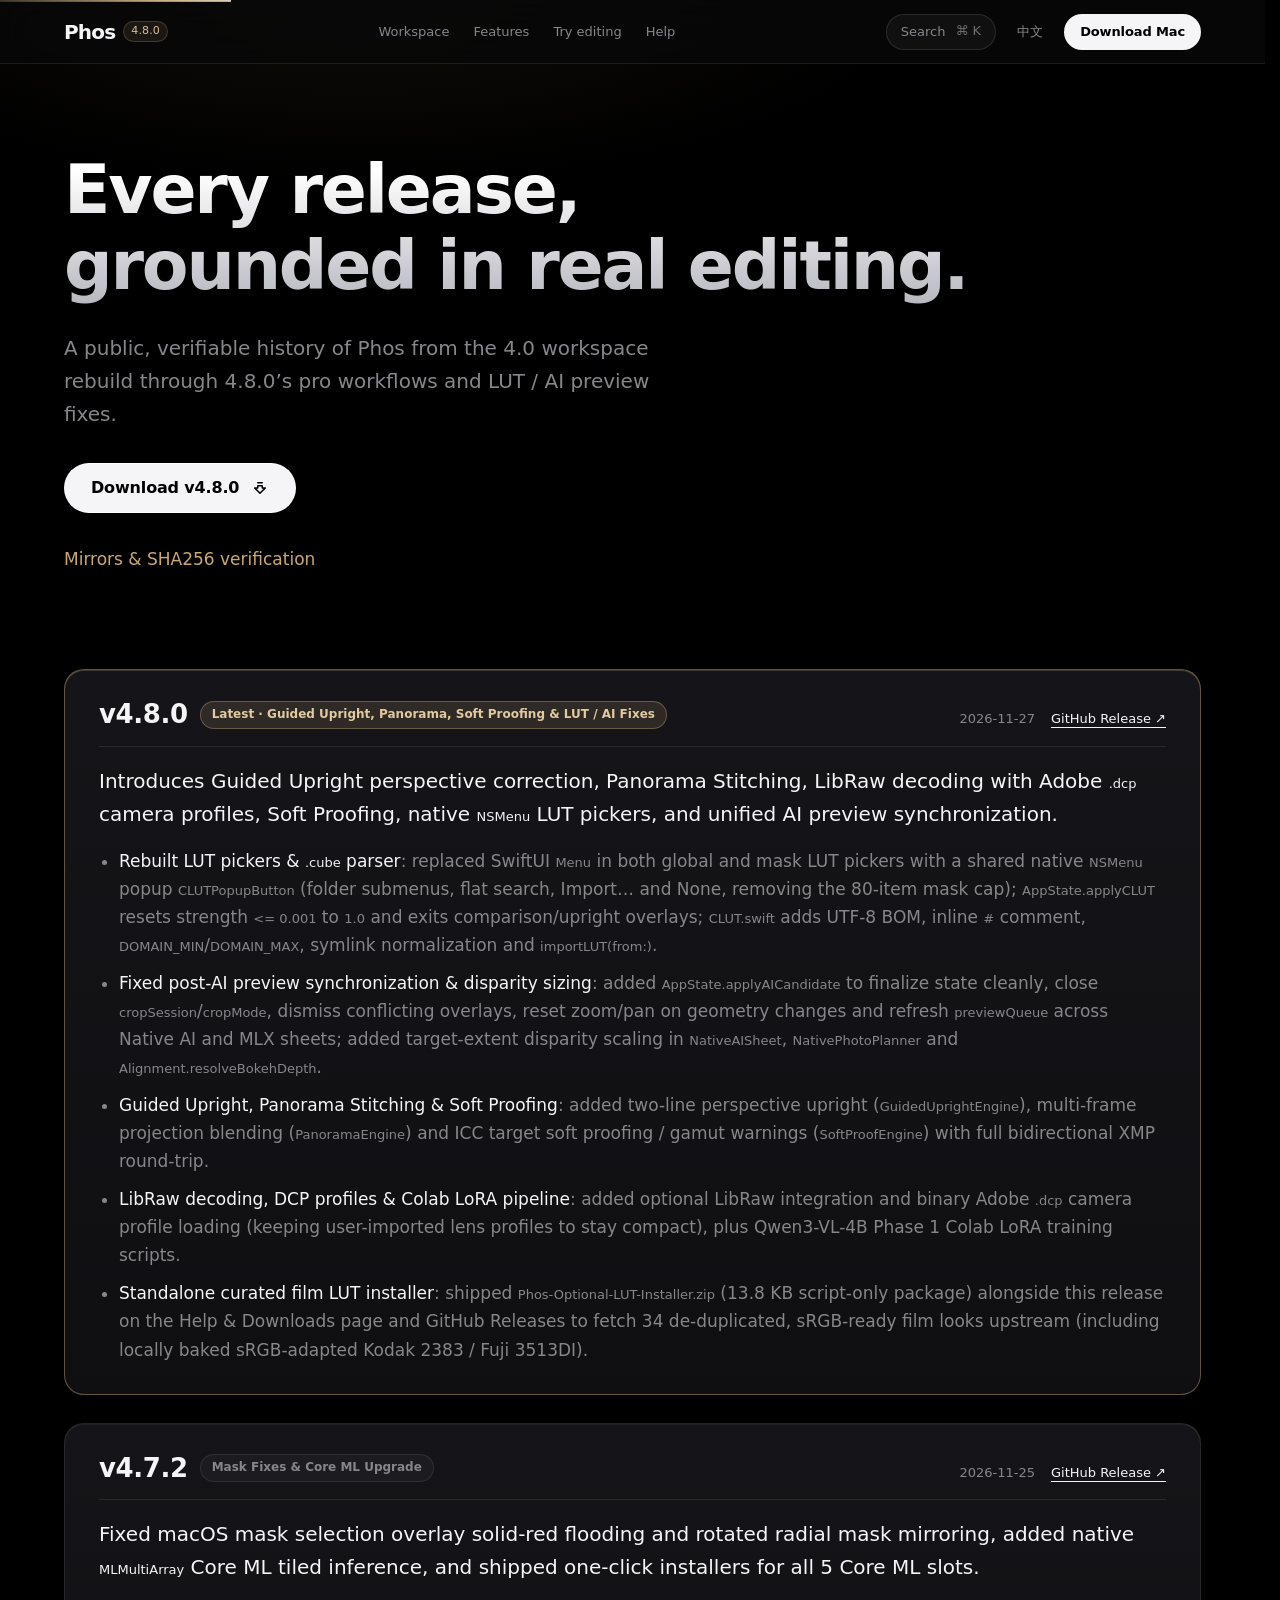
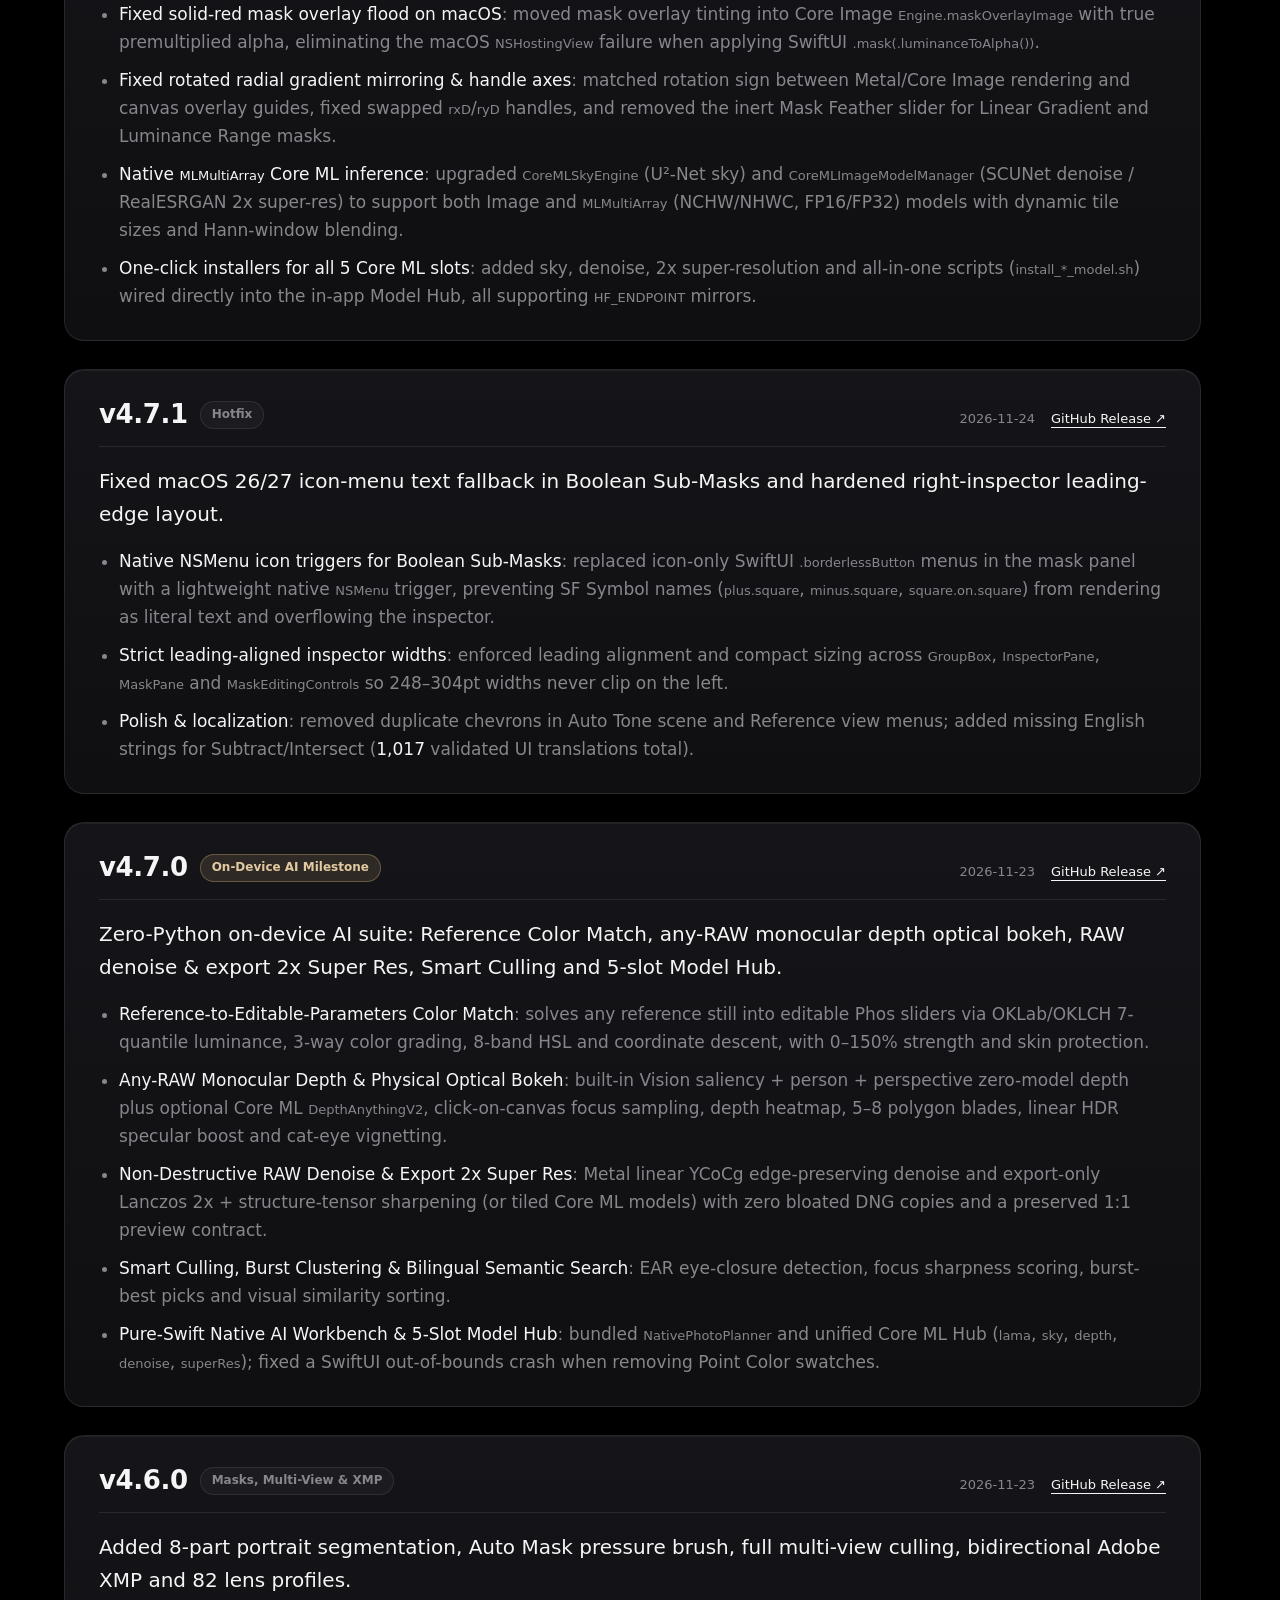
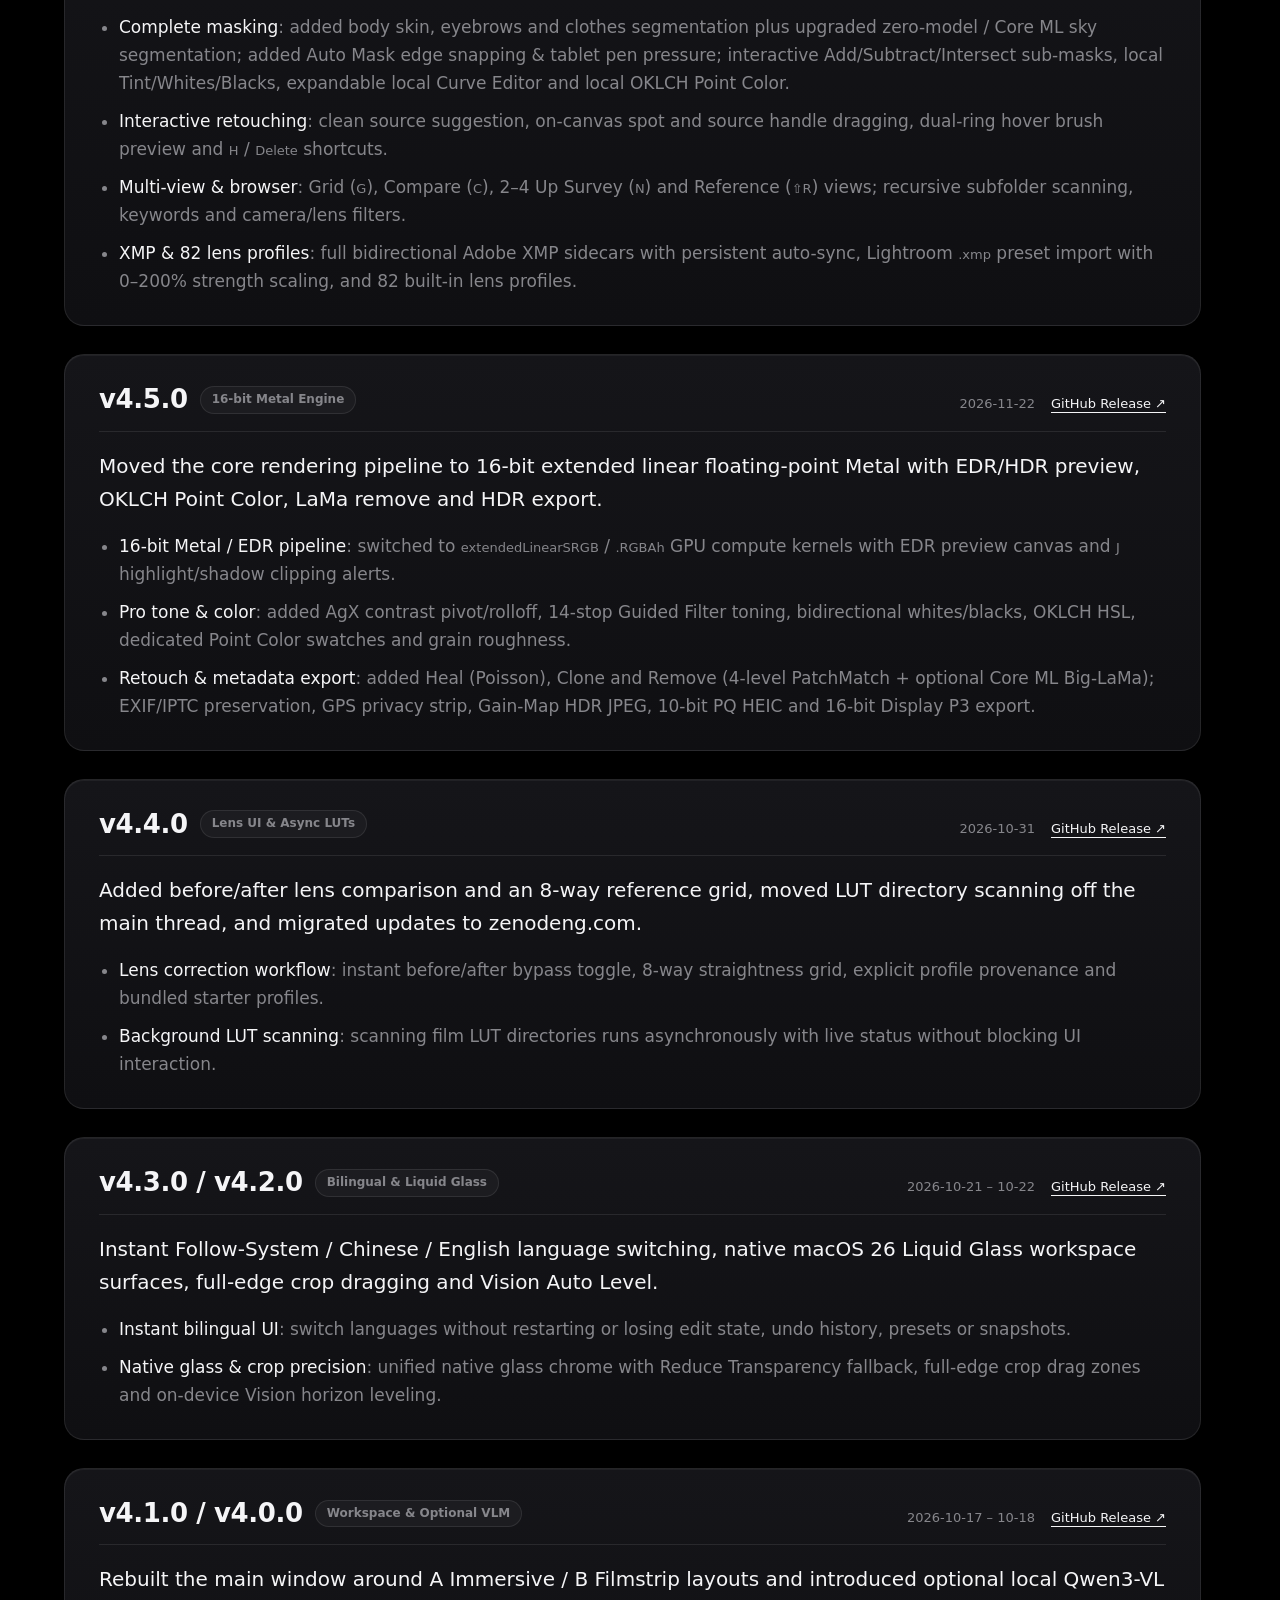
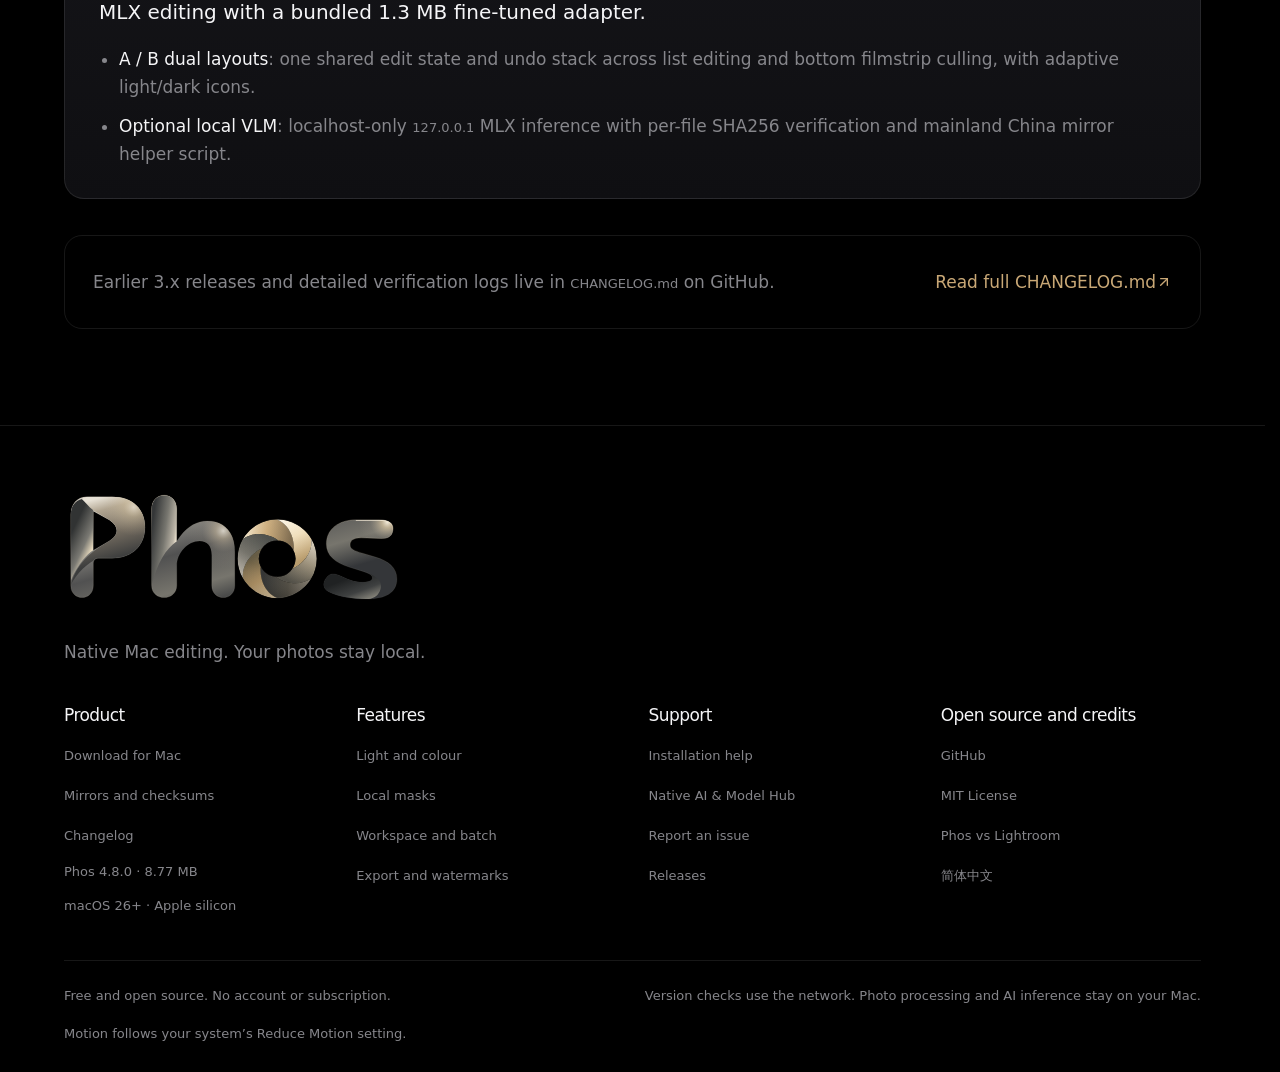
<file: en/changelog.html>
<!DOCTYPE html>
<html lang="en" data-theme="phos" class="system-page"><head>

<meta charset="utf-8">

<meta name="viewport" content="width=device-width, initial-scale=1">
<title>Phos — Changelog &amp; Release History</title>

<meta name="description" content="Release history for Phos macOS RAW photo editor from 4.0 workspace redesign to 4.8.0: Guided Upright, Panorama Stitching, LibRaw + DCP support, Soft Proofing, and LUT / AI preview fixes.">

<meta name="keywords" content="Phos changelog, Phos release notes, Phos 4.8.0, macOS RAW editor updates, Metal 16-bit, on-device AI photo editing">

<link rel="canonical" href="https://zenodeng.com/en/changelog.html">

<link rel="alternate" hreflang="zh-CN" href="https://zenodeng.com/changelog.html">

<link rel="alternate" hreflang="en" href="https://zenodeng.com/en/changelog.html">

<link rel="alternate" hreflang="x-default" href="https://zenodeng.com/changelog.html">

<meta name="google-site-verification" content="VpFD-mee9gLzbt9L78dK2LwITVrWsh_sOPfUTFIICrg">

<meta name="theme-color" content="#000000">

<meta property="og:type" content="website">

<meta property="og:locale" content="en_US">

<meta property="og:locale:alternate" content="zh_CN">

<meta property="og:title" content="Phos — Changelog &amp; Release History">

<meta property="og:description" content="Every Phos milestone from 4.0 to 4.8.0: 16-bit Metal/EDR pipeline, Guided Upright, Panorama Stitching, LibRaw + DCP support, Soft Proofing and LUT / AI preview fixes.">

<meta property="og:url" content="https://zenodeng.com/en/changelog.html">

<meta property="og:image" content="https://zenodeng.com/images/og-phos.jpg">
<meta name="twitter:image" content="https://zenodeng.com/images/og-phos.jpg">

<meta name="twitter:card" content="summary_large_image">

<link rel="icon" href="../images/phos-icon-dark.png" type="image/png">

<link rel="stylesheet" href="../assets/system.css?v=472motion">

<link rel="stylesheet" href="../assets/motion.css?v=472motion"><link rel="stylesheet" href="../assets/p0.css?v=472motion"><link rel="stylesheet" href="../assets/kinetic-light.css?v=472motion"></head>

<body class="changelog-page"><a class="skip" href="#main">Skip to content</a>

<nav class="site-nav" aria-label="Main navigation"><a class="wordmark" href="./" aria-label="Phos"><span class="wordmark-text" translate="no">Phos</span><span class="nav-ver" translate="no">4.8.0</span></a>
<div class="nav-links"><a href="index.html#workspace">Workspace</a><a href="features.html">Features</a><a href="index.html#studio">Try editing</a><a href="help.html">Help</a></div>

<div class="nav-actions"><button class="command-trigger" type="button" aria-haspopup="dialog"><span>Search</span><kbd>⌘ K</kbd></button><a class="language" href="../changelog.html" aria-label="切换到简体中文">中文</a><a class="nav-download" href="../download/Phos-macOS-apple-silicon.dmg" download="">Download Mac</a><button class="menu-toggle" type="button" aria-haspopup="dialog" aria-expanded="false" aria-controls="mobile-menu" hidden="">Menu<svg width="20" height="20" viewBox="0 0 20 20" fill="none" stroke="currentColor" aria-hidden="true"><path d="M3 6h14M3 14h14"></path></svg></button></div>
</nav>

<dialog class="mobile-menu" id="mobile-menu" aria-labelledby="mobile-menu-title">
<div class="mobile-menu-header">
<h2 id="mobile-menu-title">Explore Phos</h2><button class="dialog-close menu-close" type="button">Close</button></div>

<nav aria-label="Mobile navigation"><a href="index.html#workspace">Workspace</a><a href="features.html">Features</a><a href="index.html#studio">Try editing</a><a href="help.html">Help</a></nav>

<div class="mobile-menu-footer"><a class="language" href="../changelog.html">简体中文</a><a class="button primary" href="../download/Phos-macOS-apple-silicon.dmg" download="">Download Mac</a></div>
</dialog>

<noscript><nav class="noscript-nav" aria-label="Page navigation"><a href="index.html#workspace">Workspace</a><a href="features.html">Features</a><a href="index.html#studio">Try editing</a><a href="help.html">Help</a></nav></noscript>

<main id="main">

<header id="top" class="reading-hero">

<h1>Every release,<br>grounded in real editing.</h1>

<p>A public, verifiable history of Phos from the 4.0 workspace rebuild through 4.8.0’s pro workflows and LUT / AI preview fixes.</p><a class="button primary" href="../download/Phos-macOS-apple-silicon.dmg" download="">Download v4.8.0<span class="download-icon" aria-hidden="true"><svg class="download-arrow" viewBox="0 0 24 24" width="24" height="24" fill="none" aria-hidden="true"><path d="M12 4v16m-6-6 6 6 6-6" stroke="currentColor" stroke-width="1.6" stroke-linecap="round" stroke-linejoin="round"/></svg></span></a><p class="help-back"><a class="text-link" href="help.html#download-help">Mirrors &amp; SHA256 verification</a></p></header>

<div class="changelog-main">

<div class="changelog-list">

<article id="v4.8.0" class="release-card is-latest">
<div class="release-head">
<div class="release-title"><h2>v4.8.0</h2><span class="release-badge">Latest · Guided Upright, Panorama, Soft Proofing &amp; LUT / AI Fixes</span></div>
<div class="release-meta"><time datetime="2026-11-27">2026-11-27</time><a href="https://github.com/Zenodeng/Phos/releases/tag/v4.8.0" target="_blank" rel="noopener">GitHub Release ↗</a></div>
</div>
<p class="release-summary">Introduces Guided Upright perspective correction, Panorama Stitching, LibRaw decoding with Adobe <code>.dcp</code> camera profiles, Soft Proofing, native <code>NSMenu</code> LUT pickers, and unified AI preview synchronization.</p>
<ul class="release-items">
<li><strong>Rebuilt LUT pickers &amp; <code>.cube</code> parser</strong>: replaced SwiftUI <code>Menu</code> in both global and mask LUT pickers with a shared native <code>NSMenu</code> popup <code>CLUTPopupButton</code> (folder submenus, flat search, Import… and None, removing the 80-item mask cap); <code>AppState.applyCLUT</code> resets strength <code>&lt;= 0.001</code> to <code>1.0</code> and exits comparison/upright overlays; <code>CLUT.swift</code> adds UTF-8 BOM, inline <code>#</code> comment, <code>DOMAIN_MIN</code>/<code>DOMAIN_MAX</code>, symlink normalization and <code>importLUT(from:)</code>.</li>
<li><strong>Fixed post-AI preview synchronization &amp; disparity sizing</strong>: added <code>AppState.applyAICandidate</code> to finalize state cleanly, close <code>cropSession</code>/<code>cropMode</code>, dismiss conflicting overlays, reset zoom/pan on geometry changes and refresh <code>previewQueue</code> across Native AI and MLX sheets; added target-extent disparity scaling in <code>NativeAISheet</code>, <code>NativePhotoPlanner</code> and <code>Alignment.resolveBokehDepth</code>.</li>
<li><strong>Guided Upright, Panorama Stitching &amp; Soft Proofing</strong>: added two-line perspective upright (<code>GuidedUprightEngine</code>), multi-frame projection blending (<code>PanoramaEngine</code>) and ICC target soft proofing / gamut warnings (<code>SoftProofEngine</code>) with full bidirectional XMP round-trip.</li>
<li><strong>LibRaw decoding, DCP profiles &amp; Colab LoRA pipeline</strong>: added optional LibRaw integration and binary Adobe <code>.dcp</code> camera profile loading (keeping user-imported lens profiles to stay compact), plus Qwen3-VL-4B Phase 1 Colab LoRA training scripts.</li>
<li><strong>Standalone curated film LUT installer</strong>: shipped <code>Phos-Optional-LUT-Installer.zip</code> (13.8 KB script-only package) alongside this release on the <a href="help.html#film-luts">Help &amp; Downloads</a> page and GitHub Releases to fetch 34 de-duplicated, sRGB-ready film looks upstream (including locally baked sRGB-adapted Kodak 2383 / Fuji 3513DI).</li>
</ul>
</article>

<article id="v4.7.2" class="release-card">
<div class="release-head">
<div class="release-title"><h2>v4.7.2</h2><span class="release-badge is-muted">Mask Fixes &amp; Core ML Upgrade</span></div>
<div class="release-meta"><time datetime="2026-11-25">2026-11-25</time><a href="https://github.com/Zenodeng/Phos/releases/tag/v4.7.2" target="_blank" rel="noopener">GitHub Release ↗</a></div>
</div>
<p class="release-summary">Fixed macOS mask selection overlay solid-red flooding and rotated radial mask mirroring, added native <code>MLMultiArray</code> Core ML tiled inference, and shipped one-click installers for all 5 Core ML slots.</p>
<ul class="release-items">
<li><strong>Fixed solid-red mask overlay flood on macOS</strong>: moved mask overlay tinting into Core Image <code>Engine.maskOverlayImage</code> with true premultiplied alpha, eliminating the macOS <code>NSHostingView</code> failure when applying SwiftUI <code>.mask(.luminanceToAlpha())</code>.</li>
<li><strong>Fixed rotated radial gradient mirroring &amp; handle axes</strong>: matched rotation sign between Metal/Core Image rendering and canvas overlay guides, fixed swapped <code>rxD</code>/<code>ryD</code> handles, and removed the inert Mask Feather slider for Linear Gradient and Luminance Range masks.</li>
<li><strong>Native <code>MLMultiArray</code> Core ML inference</strong>: upgraded <code>CoreMLSkyEngine</code> (U²-Net sky) and <code>CoreMLImageModelManager</code> (SCUNet denoise / RealESRGAN 2x super-res) to support both Image and <code>MLMultiArray</code> (NCHW/NHWC, FP16/FP32) models with dynamic tile sizes and Hann-window blending.</li>
<li><strong>One-click installers for all 5 Core ML slots</strong>: added sky, denoise, 2x super-resolution and all-in-one scripts (<code>install_*_model.sh</code>) wired directly into the in-app Model Hub, all supporting <code>HF_ENDPOINT</code> mirrors.</li>
</ul>
</article>

<article id="v4.7.1" class="release-card">
<div class="release-head">
<div class="release-title"><h2>v4.7.1</h2><span class="release-badge is-muted">Hotfix</span></div>
<div class="release-meta"><time datetime="2026-11-24">2026-11-24</time><a href="https://github.com/Zenodeng/Phos/releases/tag/v4.7.1" target="_blank" rel="noopener">GitHub Release ↗</a></div>
</div>
<p class="release-summary">Fixed macOS 26/27 icon-menu text fallback in Boolean Sub-Masks and hardened right-inspector leading-edge layout.</p>
<ul class="release-items">
<li><strong>Native NSMenu icon triggers for Boolean Sub-Masks</strong>: replaced icon-only SwiftUI <code>.borderlessButton</code> menus in the mask panel with a lightweight native <code>NSMenu</code> trigger, preventing SF Symbol names (<code>plus.square</code>, <code>minus.square</code>, <code>square.on.square</code>) from rendering as literal text and overflowing the inspector.</li>
<li><strong>Strict leading-aligned inspector widths</strong>: enforced leading alignment and compact sizing across <code>GroupBox</code>, <code>InspectorPane</code>, <code>MaskPane</code> and <code>MaskEditingControls</code> so 248–304pt widths never clip on the left.</li>
<li><strong>Polish &amp; localization</strong>: removed duplicate chevrons in Auto Tone scene and Reference view menus; added missing English strings for Subtract/Intersect (<strong>1,017</strong> validated UI translations total).</li>
</ul>
</article>

<article id="v4.7.0" class="release-card">
<div class="release-head">
<div class="release-title"><h2>v4.7.0</h2><span class="release-badge">On-Device AI Milestone</span></div>
<div class="release-meta"><time datetime="2026-11-23">2026-11-23</time><a href="https://github.com/Zenodeng/Phos/releases/tag/v4.7.0" target="_blank" rel="noopener">GitHub Release ↗</a></div>
</div>
<p class="release-summary">Zero-Python on-device AI suite: Reference Color Match, any-RAW monocular depth optical bokeh, RAW denoise &amp; export 2x Super Res, Smart Culling and 5-slot Model Hub.</p>
<ul class="release-items">
<li><strong>Reference-to-Editable-Parameters Color Match</strong>: solves any reference still into editable Phos sliders via OKLab/OKLCH 7-quantile luminance, 3-way color grading, 8-band HSL and coordinate descent, with 0–150% strength and skin protection.</li>
<li><strong>Any-RAW Monocular Depth &amp; Physical Optical Bokeh</strong>: built-in Vision saliency + person + perspective zero-model depth plus optional Core ML <code>DepthAnythingV2</code>, click-on-canvas focus sampling, depth heatmap, 5–8 polygon blades, linear HDR specular boost and cat-eye vignetting.</li>
<li><strong>Non-Destructive RAW Denoise &amp; Export 2x Super Res</strong>: Metal linear YCoCg edge-preserving denoise and export-only Lanczos 2x + structure-tensor sharpening (or tiled Core ML models) with zero bloated DNG copies and a preserved 1:1 preview contract.</li>
<li><strong>Smart Culling, Burst Clustering &amp; Bilingual Semantic Search</strong>: EAR eye-closure detection, focus sharpness scoring, burst-best picks and visual similarity sorting.</li>
<li><strong>Pure-Swift Native AI Workbench &amp; 5-Slot Model Hub</strong>: bundled <code>NativePhotoPlanner</code> and unified Core ML Hub (<code>lama</code>, <code>sky</code>, <code>depth</code>, <code>denoise</code>, <code>superRes</code>); fixed a SwiftUI out-of-bounds crash when removing Point Color swatches.</li>
</ul>
</article>

<article id="v4.6.0" class="release-card">
<div class="release-head">
<div class="release-title"><h2>v4.6.0</h2><span class="release-badge is-muted">Masks, Multi-View &amp; XMP</span></div>
<div class="release-meta"><time datetime="2026-11-23">2026-11-23</time><a href="https://github.com/Zenodeng/Phos/releases/tag/v4.6.0" target="_blank" rel="noopener">GitHub Release ↗</a></div>
</div>
<p class="release-summary">Added 8-part portrait segmentation, Auto Mask pressure brush, full multi-view culling, bidirectional Adobe XMP and 82 lens profiles.</p>
<ul class="release-items">
<li><strong>Complete masking</strong>: added body skin, eyebrows and clothes segmentation plus upgraded zero-model / Core ML sky segmentation; added Auto Mask edge snapping &amp; tablet pen pressure; interactive Add/Subtract/Intersect sub-masks, local Tint/Whites/Blacks, expandable local Curve Editor and local OKLCH Point Color.</li>
<li><strong>Interactive retouching</strong>: clean source suggestion, on-canvas spot and source handle dragging, dual-ring hover brush preview and <code>H</code> / <code>Delete</code> shortcuts.</li>
<li><strong>Multi-view &amp; browser</strong>: Grid (<code>G</code>), Compare (<code>C</code>), 2–4 Up Survey (<code>N</code>) and Reference (<code>⇧R</code>) views; recursive subfolder scanning, keywords and camera/lens filters.</li>
<li><strong>XMP &amp; 82 lens profiles</strong>: full bidirectional Adobe XMP sidecars with persistent auto-sync, Lightroom <code>.xmp</code> preset import with 0–200% strength scaling, and 82 built-in lens profiles.</li>
</ul>
</article>

<article id="v4.5.0" class="release-card">
<div class="release-head">
<div class="release-title"><h2>v4.5.0</h2><span class="release-badge is-muted">16-bit Metal Engine</span></div>
<div class="release-meta"><time datetime="2026-11-22">2026-11-22</time><a href="https://github.com/Zenodeng/Phos/releases/tag/v4.5.0" target="_blank" rel="noopener">GitHub Release ↗</a></div>
</div>
<p class="release-summary">Moved the core rendering pipeline to 16-bit extended linear floating-point Metal with EDR/HDR preview, OKLCH Point Color, LaMa remove and HDR export.</p>
<ul class="release-items">
<li><strong>16-bit Metal / EDR pipeline</strong>: switched to <code>extendedLinearSRGB</code> / <code>.RGBAh</code> GPU compute kernels with EDR preview canvas and <code>J</code> highlight/shadow clipping alerts.</li>
<li><strong>Pro tone &amp; color</strong>: added AgX contrast pivot/rolloff, 14-stop Guided Filter toning, bidirectional whites/blacks, OKLCH HSL, dedicated Point Color swatches and grain roughness.</li>
<li><strong>Retouch &amp; metadata export</strong>: added Heal (Poisson), Clone and Remove (4-level PatchMatch + optional Core ML Big-LaMa); EXIF/IPTC preservation, GPS privacy strip, Gain-Map HDR JPEG, 10-bit PQ HEIC and 16-bit Display P3 export.</li>
</ul>
</article>

<article id="v4.4.0" class="release-card">
<div class="release-head">
<div class="release-title"><h2>v4.4.0</h2><span class="release-badge is-muted">Lens UI &amp; Async LUTs</span></div>
<div class="release-meta"><time datetime="2026-10-31">2026-10-31</time><a href="https://github.com/Zenodeng/Phos/releases/tag/v4.4.0" target="_blank" rel="noopener">GitHub Release ↗</a></div>
</div>
<p class="release-summary">Added before/after lens comparison and an 8-way reference grid, moved LUT directory scanning off the main thread, and migrated updates to zenodeng.com.</p>
<ul class="release-items">
<li><strong>Lens correction workflow</strong>: instant before/after bypass toggle, 8-way straightness grid, explicit profile provenance and bundled starter profiles.</li>
<li><strong>Background LUT scanning</strong>: scanning film LUT directories runs asynchronously with live status without blocking UI interaction.</li>
</ul>
</article>

<article id="v4.3.0" class="release-card">
<div class="release-head">
<div class="release-title"><h2>v4.3.0 / v4.2.0</h2><span class="release-badge is-muted">Bilingual &amp; Liquid Glass</span></div>
<div class="release-meta"><time datetime="2026-10-22">2026-10-21 – 10-22</time><a href="https://github.com/Zenodeng/Phos/releases/tag/v4.3.0" target="_blank" rel="noopener">GitHub Release ↗</a></div>
</div>
<p class="release-summary">Instant Follow-System / Chinese / English language switching, native macOS 26 Liquid Glass workspace surfaces, full-edge crop dragging and Vision Auto Level.</p>
<ul class="release-items">
<li><strong>Instant bilingual UI</strong>: switch languages without restarting or losing edit state, undo history, presets or snapshots.</li>
<li><strong>Native glass &amp; crop precision</strong>: unified native glass chrome with Reduce Transparency fallback, full-edge crop drag zones and on-device Vision horizon leveling.</li>
</ul>
</article>

<article id="v4.0.0" class="release-card">
<div class="release-head">
<div class="release-title"><h2>v4.1.0 / v4.0.0</h2><span class="release-badge is-muted">Workspace &amp; Optional VLM</span></div>
<div class="release-meta"><time datetime="2026-10-18">2026-10-17 – 10-18</time><a href="https://github.com/Zenodeng/Phos/releases/tag/v4.1.0" target="_blank" rel="noopener">GitHub Release ↗</a></div>
</div>
<p class="release-summary">Rebuilt the main window around A Immersive / B Filmstrip layouts and introduced optional local Qwen3-VL MLX editing with a bundled 1.3 MB fine-tuned adapter.</p>
<ul class="release-items">
<li><strong>A / B dual layouts</strong>: one shared edit state and undo stack across list editing and bottom filmstrip culling, with adaptive light/dark icons.</li>
<li><strong>Optional local VLM</strong>: localhost-only <code>127.0.0.1</code> MLX inference with per-file SHA256 verification and mainland China mirror helper script.</li>
</ul>
</article>

</div>

<aside class="changelog-footer-note">
<span>Earlier 3.x releases and detailed verification logs live in <code>CHANGELOG.md</code> on GitHub.</span>
<a class="text-link" href="https://github.com/Zenodeng/Phos/blob/main/CHANGELOG.md" target="_blank" rel="noopener">Read full CHANGELOG.md ↗</a>
</aside>

</div>

</main>

<footer class="site-footer">
<div class="footer-inner"><a href="#top" class="footer-wordmark" aria-label="Phos"><img src="../images/phos-sculpture.svg" width="1300" height="446" alt="Phos" loading="lazy"></a>
<p class="footer-intro">Native Mac editing. Your photos stay local.</p>
<div class="footer-columns">
<div>
<h3>Product</h3>
<ul>
<li><a href="../download/Phos-macOS-apple-silicon.dmg">Download for Mac</a></li>
<li><a href="help.html#download-help">Mirrors and checksums</a></li>
<li><a href="changelog.html" aria-current="page">Changelog</a></li></ul>

<p>Phos 4.8.0 · 8.77 MB</p>
<p>macOS 26+ · Apple silicon</p></div>

<div>
<h3>Features</h3>
<ul>
<li><a href="features.html#light">Light and colour</a></li>
<li><a href="features.html#masks">Local masks</a></li>
<li><a href="features.html#workflow">Workspace and batch</a></li>
<li><a href="features.html#export">Export and watermarks</a></li></ul>
</div>

<div>
<h3>Support</h3>
<ul>
<li><a href="help.html">Installation help</a></li>
<li><a href="help.html#ai-model">Native AI &amp; Model Hub</a></li>
<li><a href="https://github.com/Zenodeng/Phos/issues">Report an issue</a></li>
<li><a href="https://github.com/Zenodeng/Phos/releases">Releases</a></li></ul>
</div>

<div>
<h3>Open source and credits</h3>
<ul>
<li><a href="https://github.com/Zenodeng/Phos">GitHub</a></li>
<li><a href="https://github.com/Zenodeng/Phos/blob/main/LICENSE">MIT License</a></li>
<li><a href="index.html#compare">Phos vs Lightroom</a></li>
<li><a href="../changelog.html">简体中文</a></li></ul>
</div>
</div>

<div class="footer-bottom">
<p>Free and open source. No account or subscription.</p>
<p>Version checks use the network. Photo processing and AI inference stay on your Mac.</p><p class="motion-explanation" id="motion-settings">Motion follows your system’s Reduce Motion setting.</p></div>
</div>
</footer>

<script src="../assets/brand-v2.js?v=472motion" defer=""></script>
<script src="../assets/navigation.js?v=472motion" defer=""></script>
<script src="../assets/motion.js?v=472motion" defer=""></script>
<script src="../assets/kinetic-light.js?v=472motion" defer=""></script></body></html>
</file>
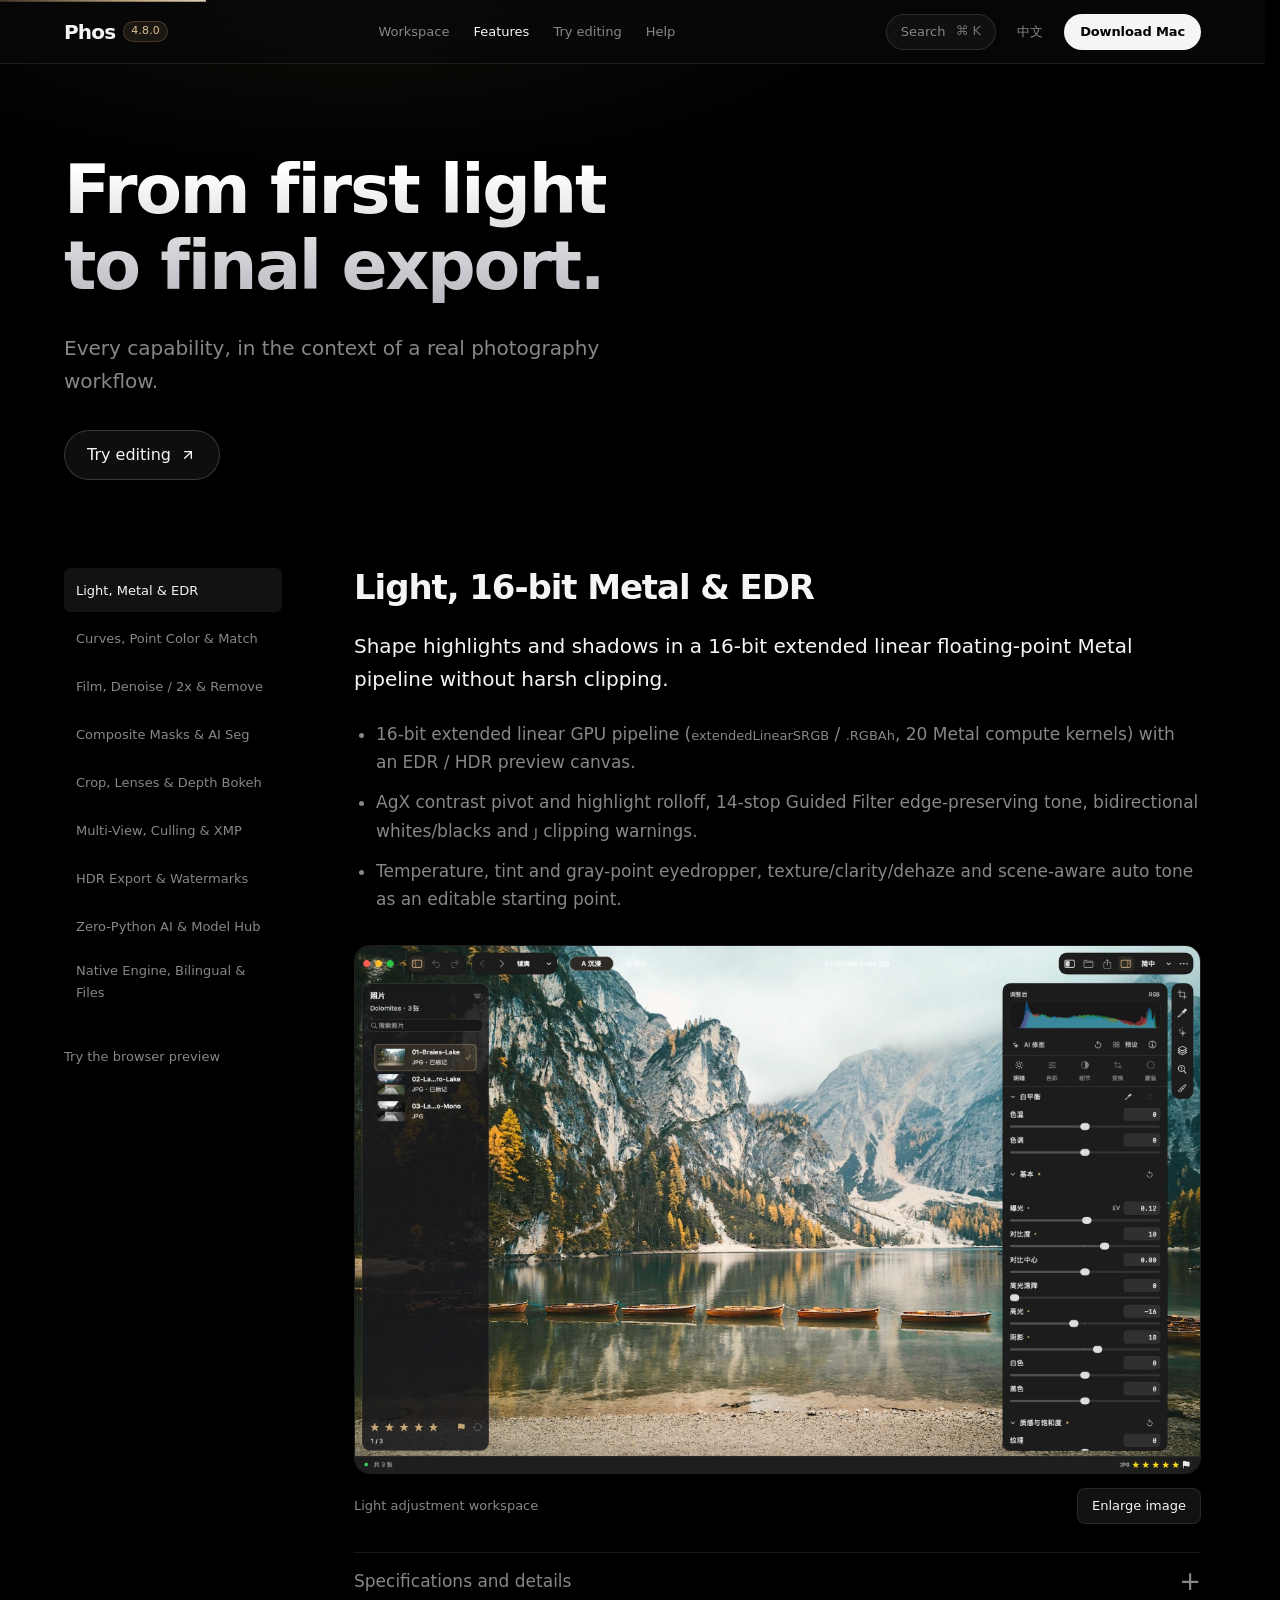
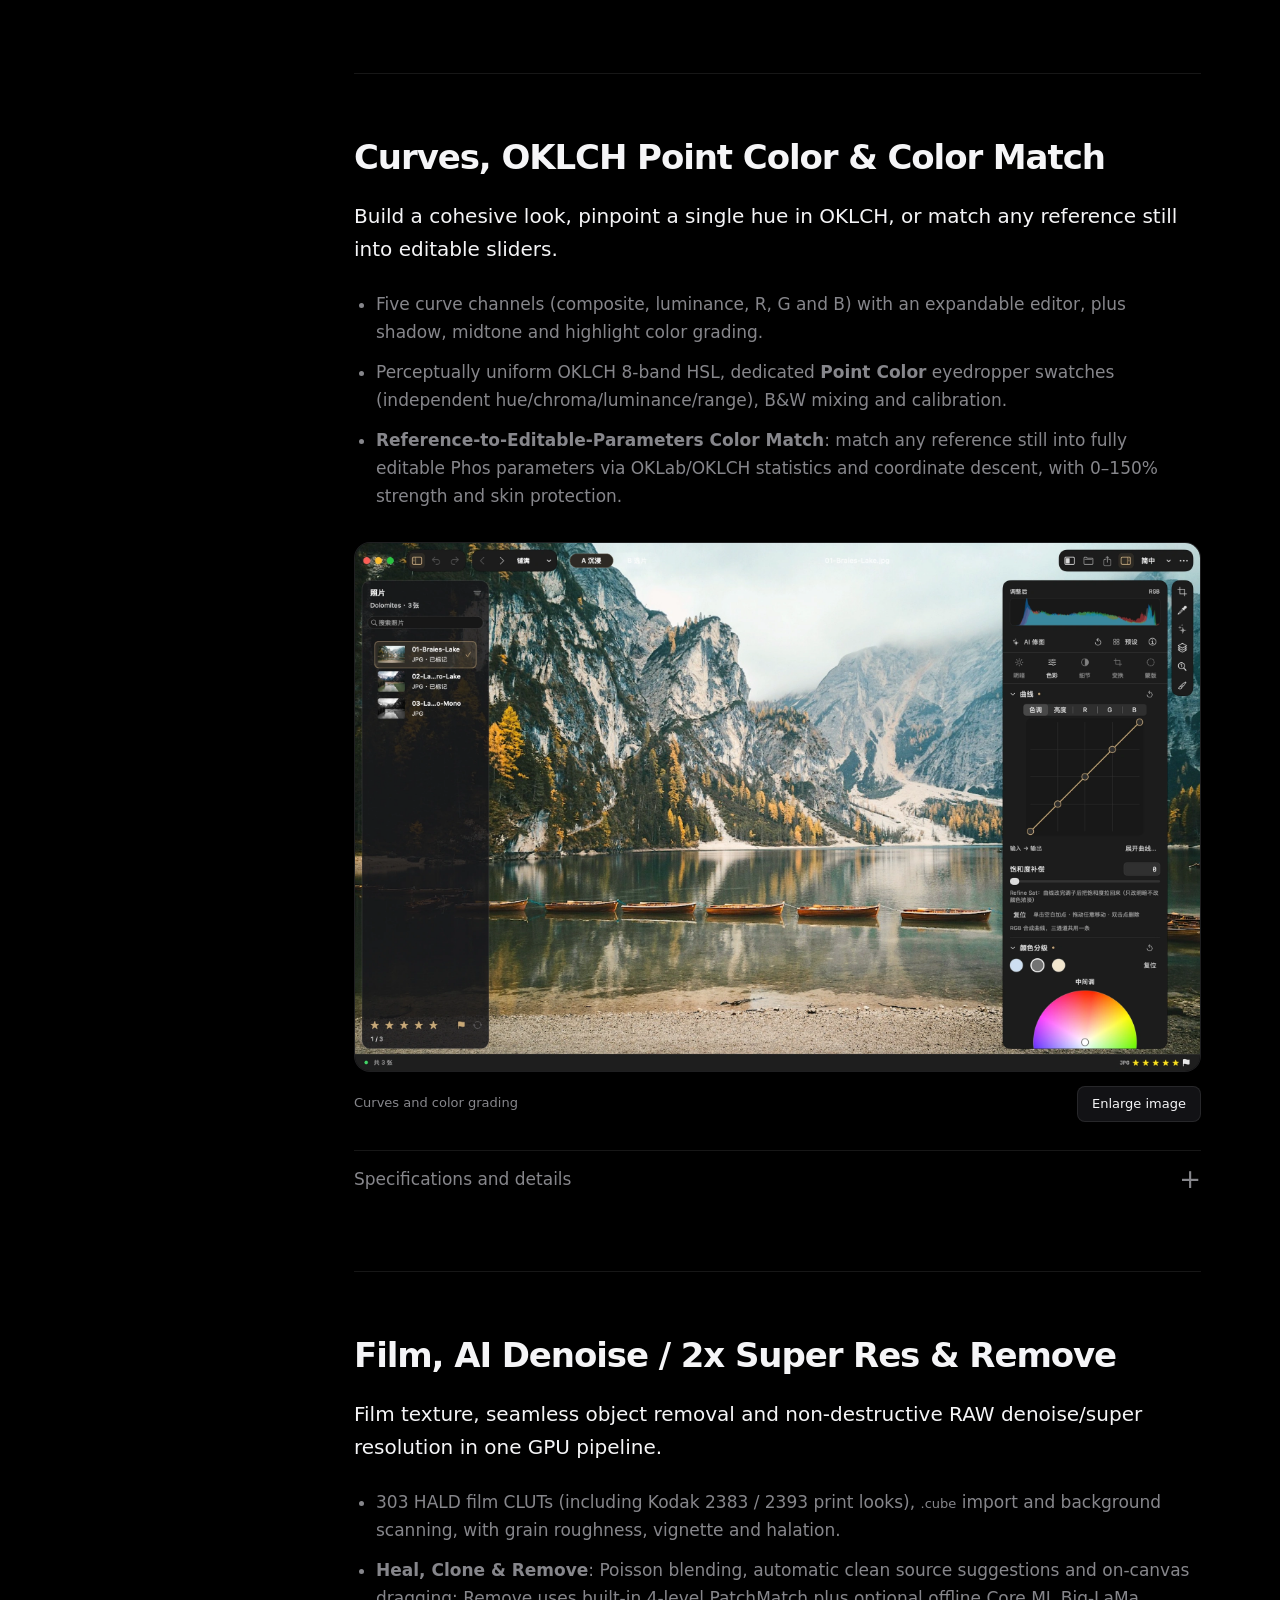
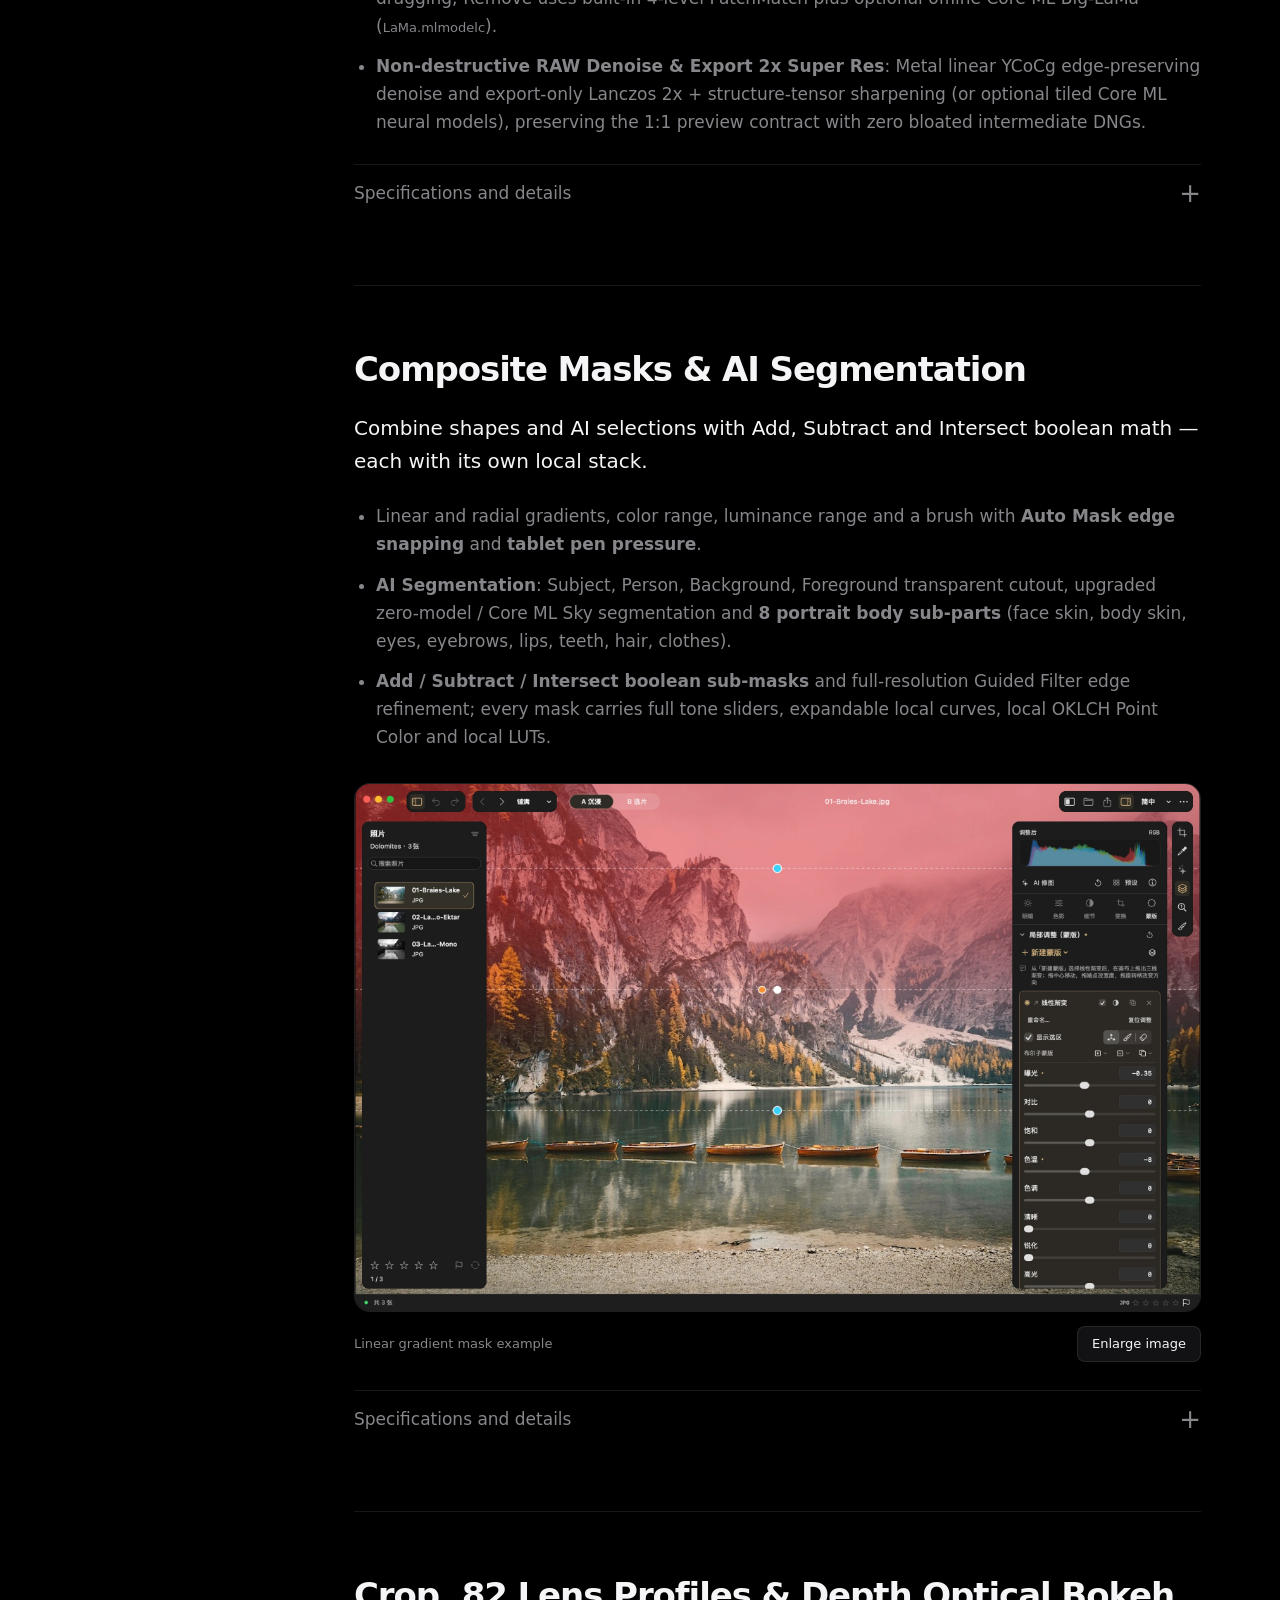
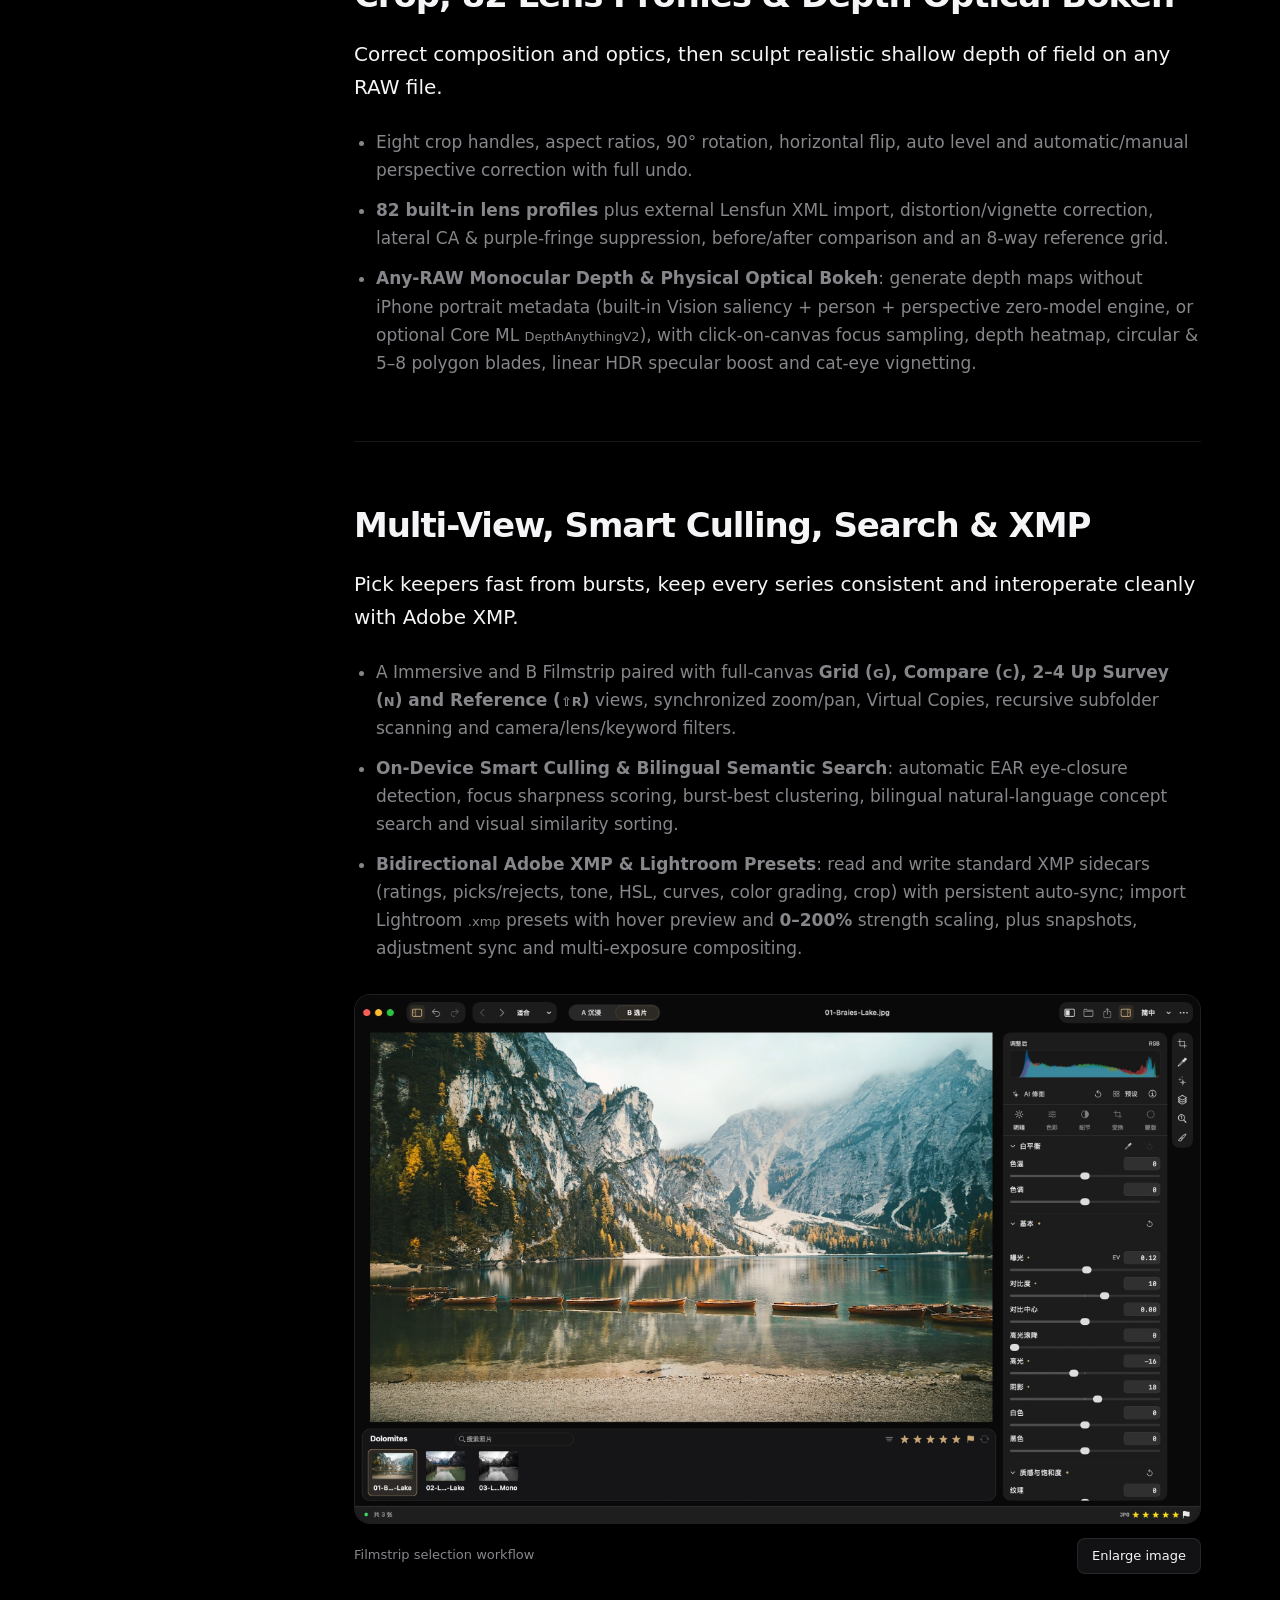
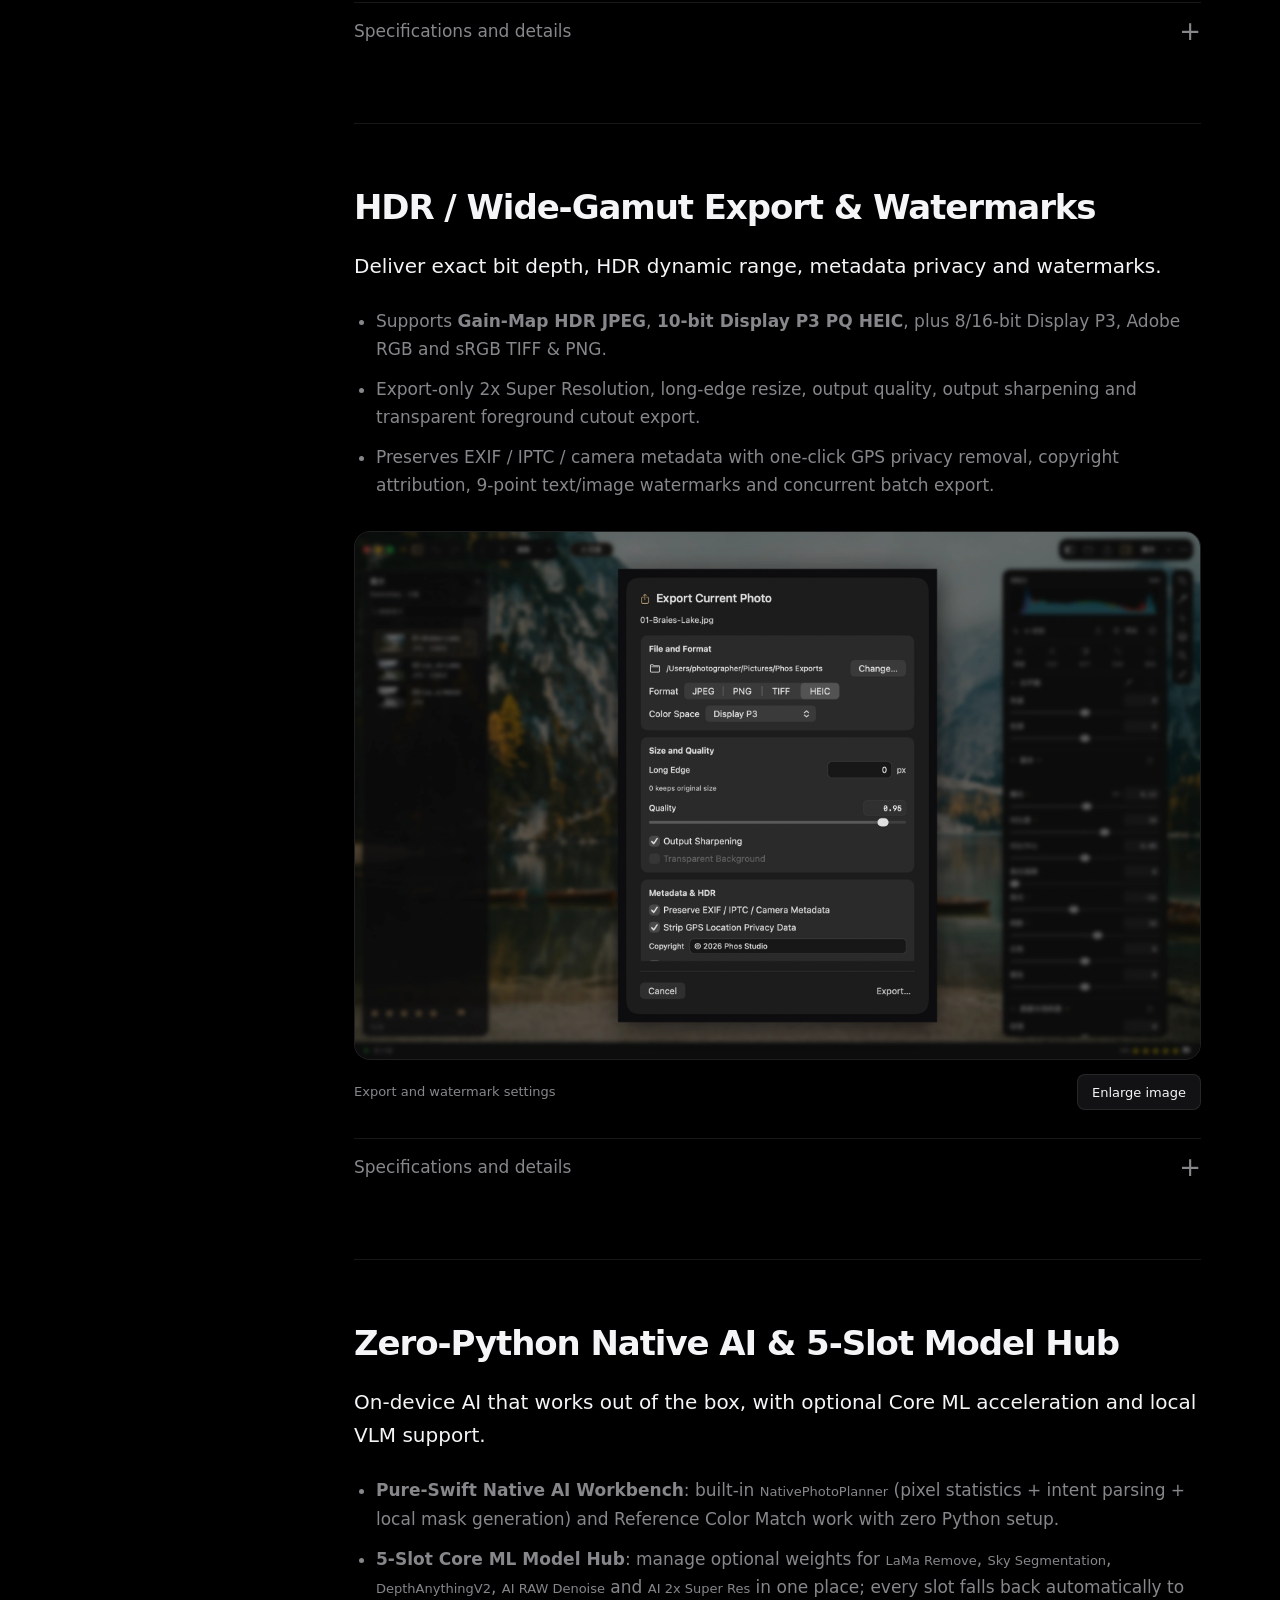
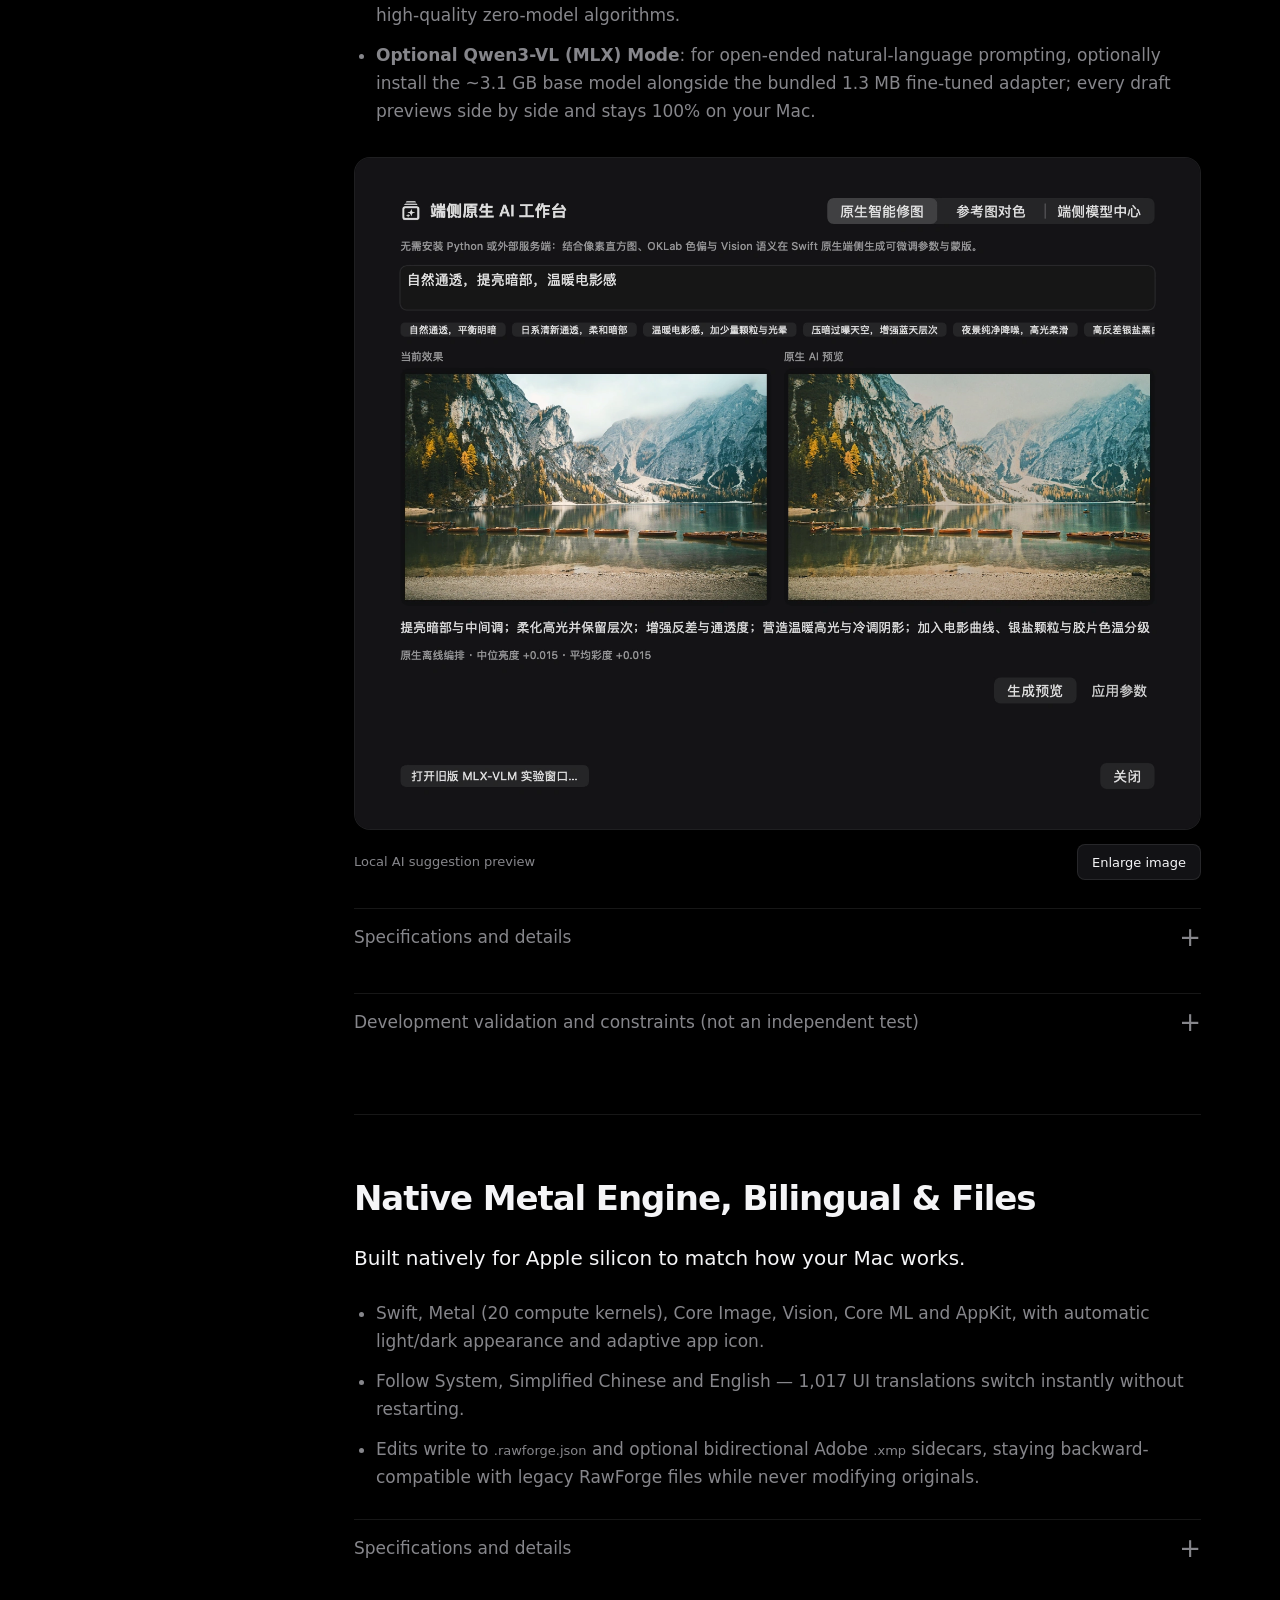
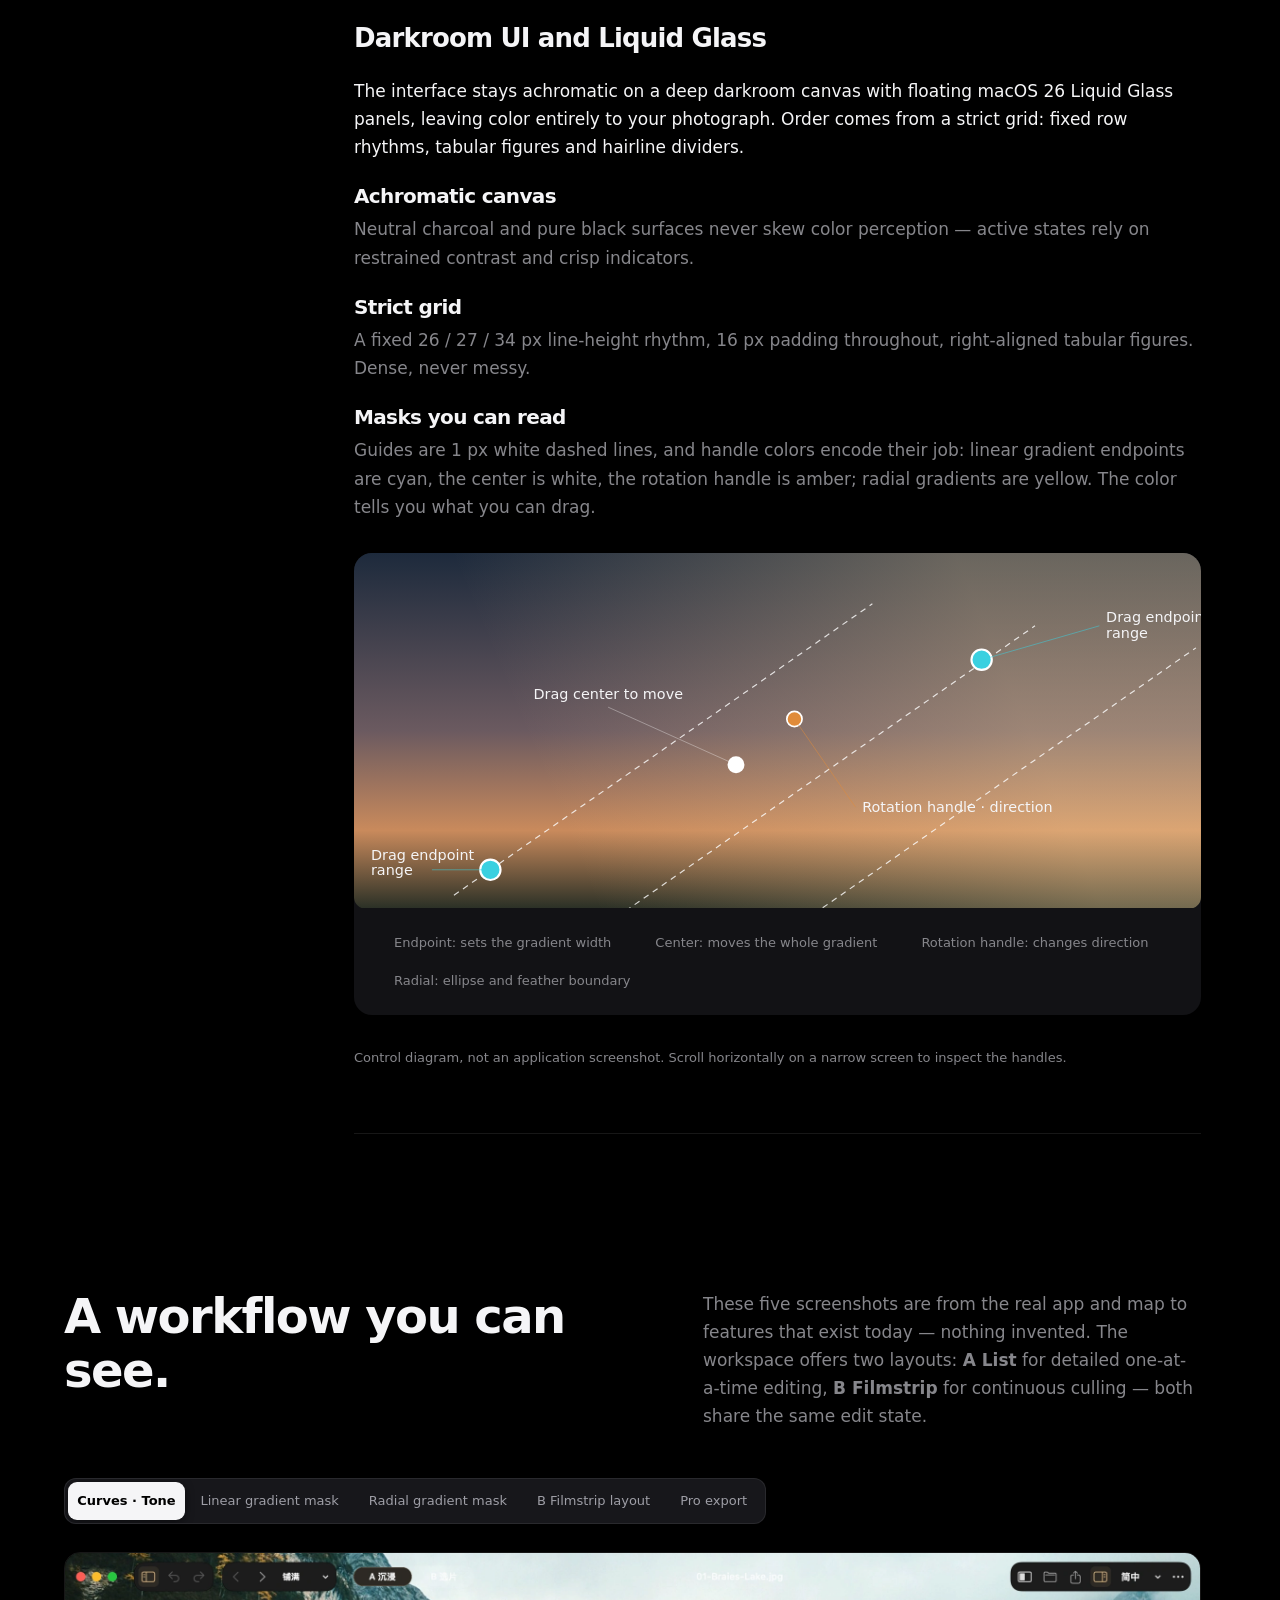
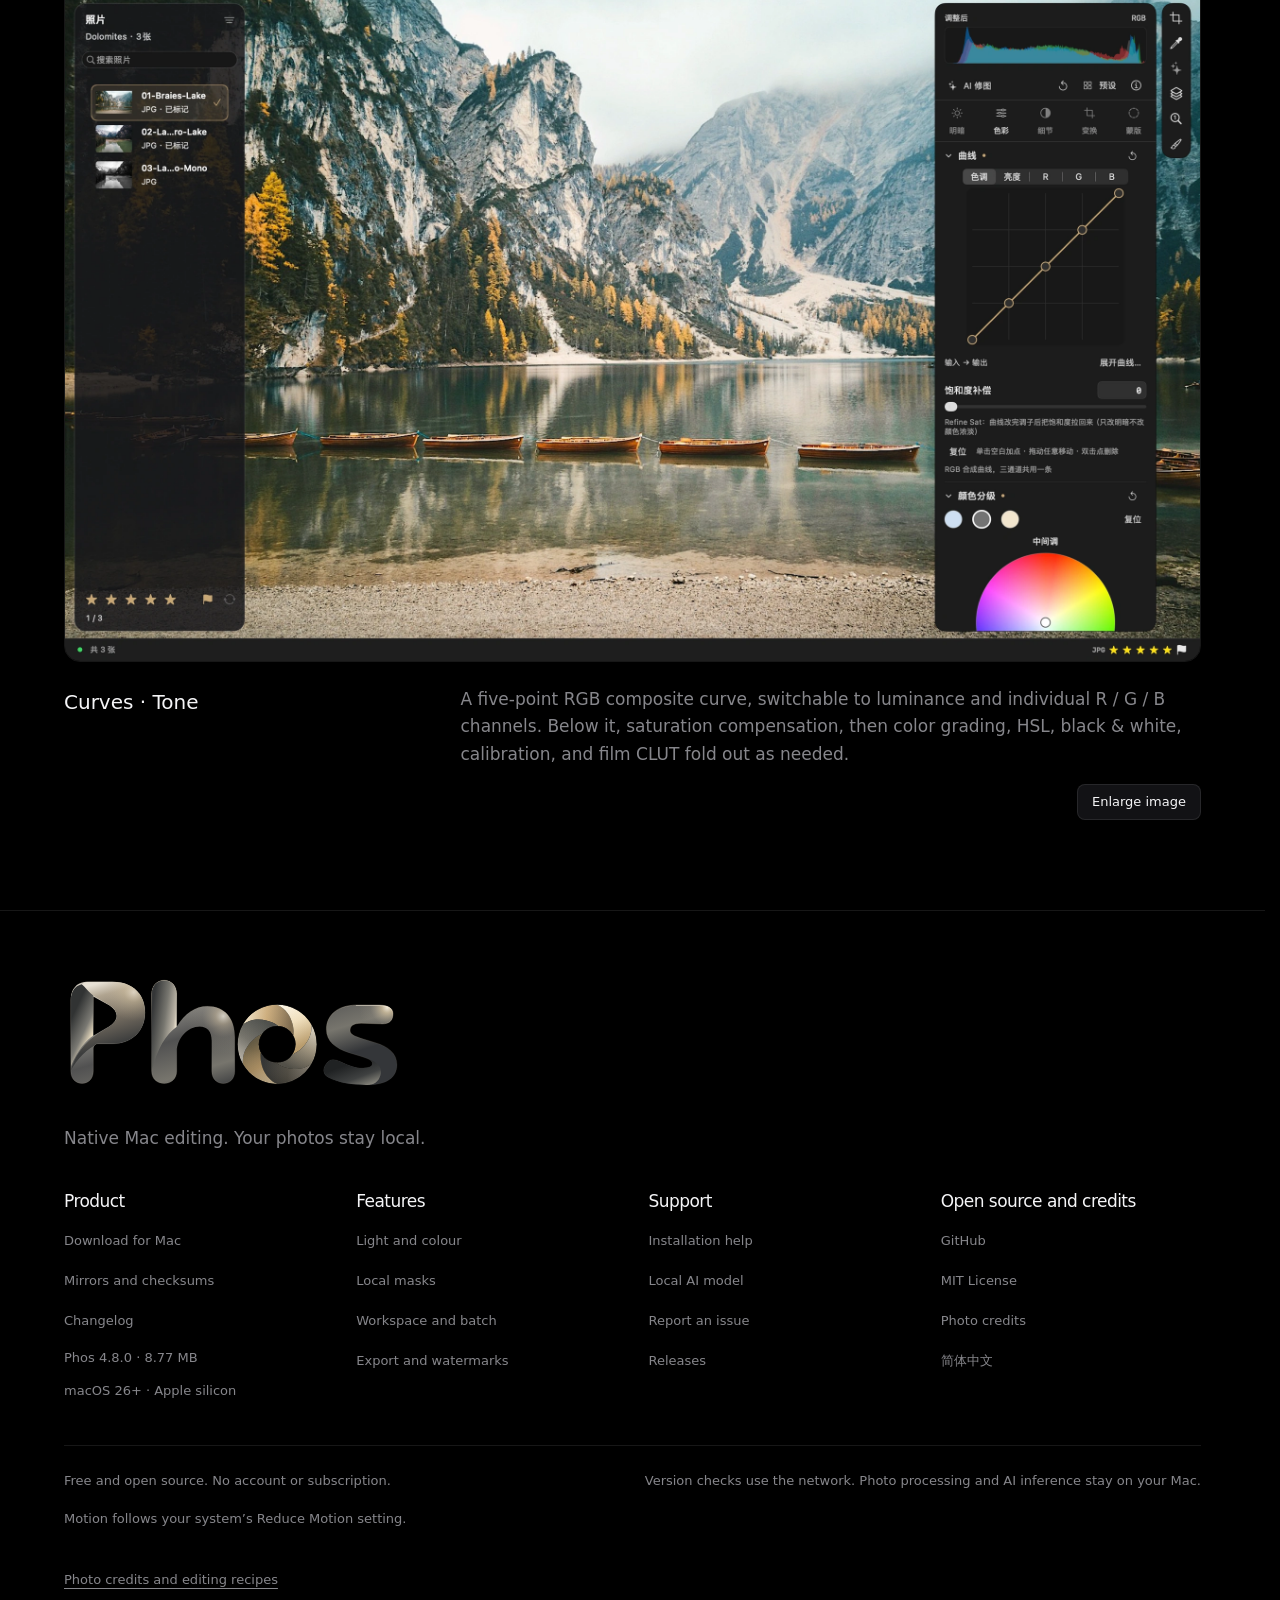
<file: en/features.html>
<!DOCTYPE html>
<html lang="en" data-theme="phos" class="system-page"><head>

<meta charset="utf-8">

<meta name="viewport" content="width=device-width, initial-scale=1">
<title>Phos — Features in detail</title>

<meta name="description" content="Explore Phos 4.8.0: 16-bit extended linear Metal/EDR pipeline, AgX & OKLCH Point Color, 303 film CLUTs, composite boolean & 8-part portrait masks, monocular depth bokeh, LaMa remove, RAW denoise & 2x Super Res, zero-Python AI, bidirectional XMP and HDR export.">

<meta name="keywords" content="Phos, RAW editor, macOS RAW editor, Metal 16-bit, EDR HDR, OKLCH Point Color, Boolean Masks, Portrait Segmentation, Monocular Depth Bokeh, LaMa Remove, Adobe XMP, 82 Lens Profiles, Core ML Model Hub, non-destructive editing">

<link rel="canonical" href="https://zenodeng.com/en/features.html">

<link rel="alternate" hreflang="zh-CN" href="https://zenodeng.com/features.html">

<link rel="alternate" hreflang="en" href="https://zenodeng.com/en/features.html">

<link rel="alternate" hreflang="x-default" href="https://zenodeng.com/features.html">

<meta name="google-site-verification" content="VpFD-mee9gLzbt9L78dK2LwITVrWsh_sOPfUTFIICrg">

<meta name="theme-color" content="#000000">

<meta property="og:type" content="website">

<meta property="og:locale" content="en_US">

<meta property="og:locale:alternate" content="zh_CN">

<meta property="og:title" content="Phos — Features in detail">

<meta property="og:description" content="Explore Phos 4.8.0: 16-bit extended linear Metal/EDR pipeline, OKLCH Point Color, composite boolean & 8-part portrait masks, monocular depth bokeh, zero-Python on-device AI and 5-slot Core ML Model Hub.">

<meta property="og:url" content="https://zenodeng.com/en/features.html">

<meta property="og:image" content="https://zenodeng.com/images/og-phos.jpg">
<meta name="twitter:image" content="https://zenodeng.com/images/og-phos.jpg">

<meta name="twitter:card" content="summary_large_image">

<link rel="icon" href="../images/phos-icon-dark.png" type="image/png">

<link rel="stylesheet" href="../assets/system.css?v=472motion">

<link rel="stylesheet" href="../assets/motion.css?v=472motion"><link rel="stylesheet" href="../assets/p0.css?v=472motion"><link rel="stylesheet" href="../assets/kinetic-light.css?v=472motion"></head>

<body class="features-page"><a class="skip" href="#main">Skip to content</a>

<nav class="site-nav" aria-label="Main navigation"><a class="wordmark" href="./" aria-label="Phos"><span class="wordmark-text" translate="no">Phos</span><span class="nav-ver" translate="no">4.8.0</span></a>
<div class="nav-links"><a href="index.html#workspace">Workspace</a><a href="features.html" aria-current="page">Features</a><a href="index.html#studio">Try editing</a><a href="help.html">Help</a></div>

<div class="nav-actions"><button class="command-trigger" type="button" aria-haspopup="dialog"><span>Search</span><kbd>⌘ K</kbd></button><a class="language" href="../features.html" aria-label="切换到简体中文">中文</a><a class="nav-download" href="../download/Phos-macOS-apple-silicon.dmg" download="">Download Mac</a><button class="menu-toggle" type="button" aria-haspopup="dialog" aria-expanded="false" aria-controls="mobile-menu" hidden="">Menu<svg width="20" height="20" viewBox="0 0 20 20" fill="none" stroke="currentColor" aria-hidden="true"><path d="M3 6h14M3 14h14"></path></svg></button></div>
</nav>

<dialog class="mobile-menu" id="mobile-menu" aria-labelledby="mobile-menu-title">
<div class="mobile-menu-header">
<h2 id="mobile-menu-title">Explore Phos</h2><button class="dialog-close menu-close" type="button">Close</button></div>

<nav aria-label="Mobile navigation"><a href="index.html#workspace">Workspace</a><a href="features.html" aria-current="page">Features</a><a href="index.html#studio">Try editing</a><a href="help.html">Help</a></nav>

<div class="mobile-menu-footer"><a class="language" href="../features.html">简体中文</a><a class="button primary" href="../download/Phos-macOS-apple-silicon.dmg" download="">Download Mac</a></div>
</dialog>

<noscript><nav class="noscript-nav" aria-label="Page navigation"><a href="index.html#workspace">Workspace</a><a href="features.html" aria-current="page">Features</a><a href="index.html#studio">Try editing</a><a href="help.html">Help</a></nav></noscript>

<main id="main">

<header id="top" class="features-hero reading-hero">

<h1>From first light<br>to final export.</h1>

<p>Every capability, in the context of a real photography workflow.</p><a class="button primary" href="index.html#studio">Try editing<span aria-hidden="true">↗</span></a></header>

<div class="feature-guide">

<aside class="feature-sidebar">

<details class="chapter-menu">

<summary>Browse feature chapters<span aria-hidden="true">+</span></summary>

<nav aria-label="Feature contents"><a href="#light">Light, Metal &amp; EDR</a><a href="#color">Curves, Point Color &amp; Match</a><a href="#film">Film, Denoise / 2x &amp; Remove</a><a href="#masks">Composite Masks &amp; AI Seg</a><a href="#geometry">Crop, Lenses &amp; Depth Bokeh</a><a href="#workflow">Multi-View, Culling &amp; XMP</a><a href="#export">HDR Export &amp; Watermarks</a><a href="#local-ai">Zero-Python AI &amp; Model Hub</a><a href="#native">Native Engine, Bilingual &amp; Files</a></nav>

</details>

<nav aria-label="Feature contents"><a href="#light">Light, Metal &amp; EDR</a><a href="#color">Curves, Point Color &amp; Match</a><a href="#film">Film, Denoise / 2x &amp; Remove</a><a href="#masks">Composite Masks &amp; AI Seg</a><a href="#geometry">Crop, Lenses &amp; Depth Bokeh</a><a href="#workflow">Multi-View, Culling &amp; XMP</a><a href="#export">HDR Export &amp; Watermarks</a><a href="#local-ai">Zero-Python AI &amp; Model Hub</a><a href="#native">Native Engine, Bilingual &amp; Files</a></nav>

<a class="text-link" href="index.html#studio">Try the browser preview</a></aside>

<div class="feature-chapters">

<section id="light" class="feature-chapter">

<h2>Light, 16-bit Metal &amp; EDR</h2>

<p class="chapter-intro">Shape highlights and shadows in a 16-bit extended linear floating-point Metal pipeline without harsh clipping.</p>

<ul>

<li>16-bit extended linear GPU pipeline (<code>extendedLinearSRGB</code> / <code>.RGBAh</code>, 20 Metal compute kernels) with an EDR / HDR preview canvas.</li>

<li>AgX contrast pivot and highlight rolloff, 14-stop Guided Filter edge-preserving tone, bidirectional whites/blacks and <code>J</code> clipping warnings.</li>

<li>Temperature, tint and gray-point eyedropper, texture/clarity/dehaze and scene-aware auto tone as an editable starting point.</li></ul>

<figure class="feature-shot"><img src="../images/native-20261031/workspace-a.webp?v=480rel" width="2160" height="1341" loading="lazy" alt="Light adjustment workspace"><button type="button" class="image-zoom" data-zoom="feature-light">Enlarge image</button>

<figcaption>Light adjustment workspace</figcaption></figure>

<details class="technical-note">

<summary>Specifications and details</summary>

<div>

<p>Full 16-bit half-float extended linear rendering (with automatic CGImage fallback), covering exposure, AgX pivot/rolloff, Guided Filter highlights/shadows/dehaze, bidirectional whites/blacks, white-balance gray-point eyedropper and real-time clipping alerts (<code>J</code>).</p></div>

</details>

</section>

<section id="color" class="feature-chapter">

<h2>Curves, OKLCH Point Color &amp; Color Match</h2>

<p class="chapter-intro">Build a cohesive look, pinpoint a single hue in OKLCH, or match any reference still into editable sliders.</p>

<ul>

<li>Five curve channels (composite, luminance, R, G and B) with an expandable editor, plus shadow, midtone and highlight color grading.</li>

<li>Perceptually uniform OKLCH 8-band HSL, dedicated <strong>Point Color</strong> eyedropper swatches (independent hue/chroma/luminance/range), B&amp;W mixing and calibration.</li>

<li><strong>Reference-to-Editable-Parameters Color Match</strong>: match any reference still into fully editable Phos parameters via OKLab/OKLCH statistics and coordinate descent, with 0–150% strength and skin protection.</li></ul>

<figure class="feature-shot"><img src="../images/workspace-color.webp?v=480rel" width="2160" height="1341" loading="lazy" alt="Curves and color grading"><button type="button" class="image-zoom" data-zoom="feature-color">Enlarge image</button>

<figcaption>Curves and color grading</figcaption></figure>

<details class="technical-note">

<summary>Specifications and details</summary>

<div>

<figure class="feature-shot"><img src="../images/color-detail.webp?v=480rel" width="588" height="1622" alt="Current Phos color inspector with curves, color grading and HSL controls" class="color-inspector" loading="lazy" decoding="async"><button type="button" class="image-zoom" data-zoom="inspector">Enlarge image</button>

<figcaption>Colour inspector detail</figcaption></figure>

</div>

</details>

</section>

<section id="film" class="feature-chapter">

<h2>Film, AI Denoise / 2x Super Res &amp; Remove</h2>

<p class="chapter-intro">Film texture, seamless object removal and non-destructive RAW denoise/super resolution in one GPU pipeline.</p>

<ul>

<li>303 HALD film CLUTs (including Kodak 2383 / 2393 print looks), <code>.cube</code> import and background scanning, with grain roughness, vignette and halation.</li>

<li><strong>Heal, Clone &amp; Remove</strong>: Poisson blending, automatic clean source suggestions and on-canvas dragging; Remove uses built-in 4-level PatchMatch plus optional offline Core ML Big-LaMa (<code>LaMa.mlmodelc</code>).</li>

<li><strong>Non-destructive RAW Denoise &amp; Export 2x Super Res</strong>: Metal linear YCoCg edge-preserving denoise and export-only Lanczos 2x + structure-tensor sharpening (or optional tiled Core ML neural models), preserving the 1:1 preview contract with zero bloated intermediate DNGs.</li></ul>

<details class="technical-note">

<summary>Specifications and details</summary>

<div>

<p>HALD CLUT 64³ cube resampling; Retouch supports <code>H</code> to toggle pins, <code>Delete</code> to remove spots and a dual-ring cursor preview; optional Core ML neural denoise &amp; 2x Super Res use seamless 512×512 Hann-window tiling.</p></div>

</details>

</section>

<section id="masks" class="feature-chapter">

<h2>Composite Masks &amp; AI Segmentation</h2>

<p class="chapter-intro">Combine shapes and AI selections with Add, Subtract and Intersect boolean math — each with its own local stack.</p>

<ul>

<li>Linear and radial gradients, color range, luminance range and a brush with <strong>Auto Mask edge snapping</strong> and <strong>tablet pen pressure</strong>.</li>

<li><strong>AI Segmentation</strong>: Subject, Person, Background, Foreground transparent cutout, upgraded zero-model / Core ML Sky segmentation and <strong>8 portrait body sub-parts</strong> (face skin, body skin, eyes, eyebrows, lips, teeth, hair, clothes).</li>

<li><strong>Add / Subtract / Intersect boolean sub-masks</strong> and full-resolution Guided Filter edge refinement; every mask carries full tone sliders, expandable local curves, local OKLCH Point Color and local LUTs.</li></ul>

<figure class="feature-shot"><img src="../images/06-linear-gradient-mask.webp?v=480rel" width="1920" height="1192" loading="lazy" alt="Linear gradient mask example"><button type="button" class="image-zoom" data-zoom="feature-masks">Enlarge image</button>

<figcaption>Linear gradient mask example</figcaption></figure>

<details class="technical-note">

<summary>Specifications and details</summary>

<div>

<p>Every boolean sub-mask can be selected individually, switched between Add/Subtract/Intersect, inverted, toggled and dragged directly on canvas. Sky segmentation uses a zero-model horizon + gradient-blocked BFS engine and supports optional Core ML <code>SkySegmentation</code> weights via the Model Hub.</p></div>

</details>

</section>

<section id="geometry" class="feature-chapter">

<h2>Crop, 82 Lens Profiles &amp; Depth Optical Bokeh</h2>

<p class="chapter-intro">Correct composition and optics, then sculpt realistic shallow depth of field on any RAW file.</p>

<ul>

<li>Eight crop handles, aspect ratios, 90° rotation, horizontal flip, auto level and automatic/manual perspective correction with full undo.</li>

<li><strong>82 built-in lens profiles</strong> plus external Lensfun XML import, distortion/vignette correction, lateral CA &amp; purple-fringe suppression, before/after comparison and an 8-way reference grid.</li>

<li><strong>Any-RAW Monocular Depth &amp; Physical Optical Bokeh</strong>: generate depth maps without iPhone portrait metadata (built-in Vision saliency + person + perspective zero-model engine, or optional Core ML <code>DepthAnythingV2</code>), with click-on-canvas focus sampling, depth heatmap, circular &amp; 5–8 polygon blades, linear HDR specular boost and cat-eye vignetting.</li></ul>

</section>

<section id="workflow" class="feature-chapter">

<h2>Multi-View, Smart Culling, Search &amp; XMP</h2>

<p class="chapter-intro">Pick keepers fast from bursts, keep every series consistent and interoperate cleanly with Adobe XMP.</p>

<ul>

<li>A Immersive and B Filmstrip paired with full-canvas <strong>Grid (<code>G</code>), Compare (<code>C</code>), 2–4 Up Survey (<code>N</code>) and Reference (<code>⇧R</code>)</strong> views, synchronized zoom/pan, Virtual Copies, recursive subfolder scanning and camera/lens/keyword filters.</li>

<li><strong>On-Device Smart Culling &amp; Bilingual Semantic Search</strong>: automatic EAR eye-closure detection, focus sharpness scoring, burst-best clustering, bilingual natural-language concept search and visual similarity sorting.</li>

<li><strong>Bidirectional Adobe XMP &amp; Lightroom Presets</strong>: read and write standard XMP sidecars (ratings, picks/rejects, tone, HSL, curves, color grading, crop) with persistent auto-sync; import Lightroom <code>.xmp</code> presets with hover preview and <strong>0–200%</strong> strength scaling, plus snapshots, adjustment sync and multi-exposure compositing.</li></ul>

<figure class="feature-shot"><img src="../images/native-20261031/workspace-b.webp?v=480rel" width="2160" height="1341" loading="lazy" alt="Filmstrip selection workflow"><button type="button" class="image-zoom" data-zoom="feature-workflow">Enlarge image</button>

<figcaption>Filmstrip selection workflow</figcaption></figure>

<details class="technical-note">

<summary>Specifications and details</summary>

<div>

<p>Multi-select and sync adjustments, restore snapshots, named presets, named snapshots, and multi-exposure compositing.</p>

<p>The main window rebuilt in 4.0: A List for one-at-a-time editing, B Filmstrip for continuous culling. The toolbar shares a centerline with the system traffic lights, the list and inspector widths are draggable, and switching layouts doesn’t interrupt editing.</p></div>

</details>

</section>

<section id="export" class="feature-chapter">

<h2>HDR / Wide-Gamut Export &amp; Watermarks</h2>

<p class="chapter-intro">Deliver exact bit depth, HDR dynamic range, metadata privacy and watermarks.</p>

<ul>

<li>Supports <strong>Gain-Map HDR JPEG</strong>, <strong>10-bit Display P3 PQ HEIC</strong>, plus 8/16-bit Display P3, Adobe RGB and sRGB TIFF &amp; PNG.</li>

<li>Export-only 2x Super Resolution, long-edge resize, output quality, output sharpening and transparent foreground cutout export.</li>

<li>Preserves EXIF / IPTC / camera metadata with one-click GPS privacy removal, copyright attribution, 9-point text/image watermarks and concurrent batch export.</li></ul>

<figure class="feature-shot"><img src="../images/en-04-export-dialog.webp?v=480rel" width="1920" height="1192" loading="lazy" alt="Phos English export sheet showing 16-bit Display P3, HDR Gain Map / 10-bit PQ, EXIF/GPS privacy and watermark settings"><button type="button" class="image-zoom" data-zoom="feature-export">Enlarge image</button>

<figcaption>Export and watermark settings</figcaption></figure>

<details class="technical-note">

<summary>Specifications and details</summary>

<div>

<p>Single and bounded-concurrent batch export with Gain-Map HDR JPEG, 10-bit PQ HEIC, 16-bit wide-gamut TIFF/PNG, export 2x Super Res, EXIF/IPTC/GPS privacy controls, 9-point text/image watermarks and pinned export directory.</p></div>

</details>

</section>

<section id="local-ai" class="feature-chapter">

<h2>Zero-Python Native AI &amp; 5-Slot Model Hub</h2>

<p class="chapter-intro">On-device AI that works out of the box, with optional Core ML acceleration and local VLM support.</p>

<ul>

<li><strong>Pure-Swift Native AI Workbench</strong>: built-in <code>NativePhotoPlanner</code> (pixel statistics + intent parsing + local mask generation) and Reference Color Match work with zero Python setup.</li>

<li><strong>5-Slot Core ML Model Hub</strong>: manage optional weights for <code>LaMa Remove</code>, <code>Sky Segmentation</code>, <code>DepthAnythingV2</code>, <code>AI RAW Denoise</code> and <code>AI 2x Super Res</code> in one place; every slot falls back automatically to high-quality zero-model algorithms.</li>

<li><strong>Optional Qwen3-VL (MLX) Mode</strong>: for open-ended natural-language prompting, optionally install the ~3.1 GB base model alongside the bundled 1.3 MB fine-tuned adapter; every draft previews side by side and stays 100% on your Mac.</li></ul>

<figure class="feature-shot"><img src="../images/ai-preview.webp?v=480rel" width="1560" height="1240" loading="lazy" alt="Local AI suggestion preview"><button type="button" class="image-zoom" data-zoom="feature-local-ai">Enlarge image</button>

<figcaption>Local AI suggestion preview</figcaption></figure>

<details class="technical-note">

<summary>Specifications and details</summary>

<div>

<p>Native AI Edit, Reference Color Match, zero-model depth/sky, PatchMatch remove, YCoCg RAW denoise and 2x Super Res are ready on first launch. See the <a href="help.html#ai-model">AI &amp; Model Hub guide</a> for Core ML slot setup and the optional Qwen3-VL MLX installer.</p></div>

</details>

<details class="validation-note">

<summary>Development validation and constraints (not an independent test)</summary>

<div>

<div class="ai-depth">

<div class="ai-benchmark">

<p class="note-sm" style="margin-top:16px">4.1 ships new fine-tuned weights: on the same 301 controlled validation prompts, first-pass strict completion rose from 51.8% to  <strong>94.0%</strong>. <strong>Only the 1.3 MB adapter bundled with the app changed — the base model does not need to be downloaded again.</strong> These numbers come from a development validation set, not an independent test, and say nothing about aesthetics.</p></div>

<div class="feats">
        

<div class="feat">
          

<div class="ico"><svg viewBox="0 0 24 24"><path d="M4 6h16M4 12h10M4 18h7"></path></svg></div>

          

<h3>Say it precisely, it obeys</h3>
          

<p>Requests like “crop 5% off each side, keep the full height” are computed by code, not estimated by the model. Auto-crop first validates dimensions and retained area; an invalid plan is sent back for one retry, and after two failures nothing is applied.</p>
        </div>

        

<div class="feat">
          

<div class="ico"><svg viewBox="0 0 24 24"><rect x="4" y="4" width="16" height="16" rx="2"></rect><path d="M8 12h8"></path><path d="M12 8v8"></path></svg></div>

          

<h3>Keep means keep</h3>
          

<p>When you explicitly ask to “leave exposure alone” or “keep white balance unchanged,” those sliders are removed from the model’s writable fields and checked again after decoding. Mixed global and local requests are supported just the same.</p>
        </div>

        

<div class="feat">
          

<div class="ico"><svg viewBox="0 0 24 24"><circle cx="11" cy="11" r="7"></circle><path d="M20 20l-3.5-3.5"></path></svg></div>

          

<h3>Preview first, then decide</h3>
          

<p>Generated plans show a preview and are only written after you confirm; each apply is one undo. Local effects are checked against the direction of real rendered pixels and retried or blocked when they don’t match.</p>
        </div>

      </div>

<details class="original-ai">

<summary>View the original AI workflow example</summary>

<figure class="legacy-wrap" style="margin-top:56px">
        <img class="shot" src="../images/11-ai-panel.webp?v=480rel" width="1920" height="1192" loading="lazy" alt="Phos AI editing panel: after a Chinese prompt, it suggests exposure, temperature, vibrance, and other parameters, with current and suggested results side by side; showing the zero-Python Native AI workbench and 5-slot Core ML Model Hub">
        

<figcaption>
          

<div class="t">AI Edit · Fine-tune experimental</div>

          

<div class="d">Write a request and the model proposes exposure, temperature, vibrance, and local mask suggestions. The current result is on the left, the suggestion on the right; nothing is written until you confirm, and closing it leaves the original untouched — not a single byte.</div>

        </figcaption>
      </figure>

</details>

</div>

</div>

</details>

</section>

<section id="native" class="feature-chapter">

<h2>Native Metal Engine, Bilingual &amp; Files</h2>

<p class="chapter-intro">Built natively for Apple silicon to match how your Mac works.</p>

<ul>

<li>Swift, Metal (20 compute kernels), Core Image, Vision, Core ML and AppKit, with automatic light/dark appearance and adaptive app icon.</li>

<li>Follow System, Simplified Chinese and English — 1,017 UI translations switch instantly without restarting.</li>

<li>Edits write to <code>.rawforge.json</code> and optional bidirectional Adobe <code>.xmp</code> sidecars, staying backward-compatible with legacy RawForge files while never modifying originals.</li></ul>

<details class="technical-note">

<summary>Specifications and details</summary>

<div>

<p>Mainstream RAW formats such as ARW / CR3 / NEF / RAF / DNG, plus HEIF / HEIC / HIF, JPEG, PNG, TIFF, and AVIF.</p>

<p>Choose Follow System, 简体中文, or English — it switches instantly, no restart. 1,017 strings cover menus, parameters, forms, the Model Hub and messages; tooltips and accessibility labels follow the language too.</p>

<p class="lead">A non-destructive RAW photo editor built for macOS 26+ on Apple silicon. The 16-bit extended linear Metal pipeline and on-device AI run entirely on your Mac; edits live in sidecar files next to your originals, leaving every original byte untouched.</p></div>

</details>

<article id="design" class="design-language">

<h3>Darkroom UI and Liquid Glass</h3>

<p>The interface stays achromatic on a deep darkroom canvas with floating macOS 26 Liquid Glass panels, leaving color entirely to your photograph. Order comes from a strict grid: fixed row rhythms, tabular figures and hairline dividers.</p>

<div class="design-principles">

<article>

<h4>Achromatic canvas</h4>

<p>Neutral charcoal and pure black surfaces never skew color perception — active states rely on restrained contrast and crisp indicators.</p></article>

<article>

<h4>Strict grid</h4>

<p>A fixed 26 / 27 / 34 px line-height rhythm, 16 px padding throughout, right-aligned tabular figures. Dense, never messy.</p></article>

<article>

<h4>Masks you can read</h4>

<p>Guides are 1 px white dashed lines, and handle colors encode their job: linear gradient endpoints are cyan, the center is white, the rotation handle is amber; radial gradients are yellow. The color tells you what you can drag.</p></article>

</div>

<div class="anatomy" role="region" aria-label="Gradient control diagram, scroll horizontally to inspect" tabindex="0">
        <svg viewBox="0 0 1000 420" role="img" aria-label="Linear gradient mask diagram: three parallel dashed guides, two cyan endpoint handles, one white center handle, and one amber rotation handle">
          <defs>
            <linearGradient id="anatBg" x1="0" y1="0" x2="0" y2="1">
              <stop offset="0" stop-color="#1d2a3c"></stop><stop offset="0.5" stop-color="#6b5a60"></stop>
              <stop offset="0.78" stop-color="#c98a5c"></stop><stop offset="1" stop-color="#2a3026"></stop>
            </linearGradient>
            <linearGradient id="anatMask" gradientUnits="userSpaceOnUse" x1="250" y1="330" x2="760" y2="120">
              <stop offset="0" stop-color="#ffd9a0" stop-opacity="0"></stop>
              <stop offset="1" stop-color="#ffd9a0" stop-opacity="0.34"></stop>
            </linearGradient>
          </defs>
          <rect width="1000" height="420" rx="14" fill="url(#anatBg)"></rect>
          <rect width="1000" height="420" rx="14" fill="url(#anatMask)"></rect>
          <!-- 三条参考线 -->
          <g stroke="#fff" stroke-opacity="0.8" stroke-width="1.4" stroke-dasharray="7 6">
            <line x1="118" y1="404" x2="612" y2="60"></line>
            <line x1="310" y1="430" x2="804" y2="86"></line>
            <line x1="500" y1="456" x2="994" y2="112"></line>
          </g>
          <!-- 控制点 -->
          <circle cx="161" cy="374" r="12" fill="#3ad0e0" stroke="#fff" stroke-width="2.5"></circle>
          <circle cx="741" cy="126" r="12" fill="#3ad0e0" stroke="#fff" stroke-width="2.5"></circle>
          <circle cx="451" cy="250" r="10" fill="#fff"></circle>
          <circle cx="520" cy="196" r="9" fill="#e08b3a" stroke="#fff" stroke-width="2"></circle>
          <!-- 标注 -->
          <g font-family="Outfit,Phos Sans SC,sans-serif" font-size="13" fill="rgba(255,255,255,.82)">
            <line x1="161" y1="374" x2="92" y2="374" stroke="rgba(58,208,224,.6)" stroke-width="1"></line>
            <text x="20" y="362">Drag endpoint</text><text x="20" y="380" fill="rgba(255,255,255,.5)" font-size="11.5">range</text>

            <line x1="741" y1="126" x2="880" y2="86" stroke="rgba(58,208,224,.6)" stroke-width="1"></line>
            <text x="888" y="82">Drag endpoint</text><text x="888" y="100" fill="rgba(255,255,255,.5)" font-size="11.5">range</text>

            <line x1="451" y1="250" x2="300" y2="182" stroke="rgba(255,255,255,.4)" stroke-width="1"></line>
            <text x="212" y="172">Drag center to move</text>

            <line x1="520" y1="196" x2="592" y2="300" stroke="rgba(224,139,58,.6)" stroke-width="1"></line>
            <text x="600" y="306">Rotation handle · direction</text>
          </g>
        </svg>
        

<div class="legend">
          

<div><i style="background-image: none; background-position: 0% 0%; background-size: auto; background-repeat: repeat; background-origin: padding-box; background-clip: border-box; background-attachment: scroll;"></i>Endpoint: sets the gradient width</div>

          

<div><i style="background-image: none; background-position: 0% 0%; background-size: auto; background-repeat: repeat; background-origin: padding-box; background-clip: border-box; background-attachment: scroll;"></i>Center: moves the whole gradient</div>

          

<div><i style="background-image: none; background-position: 0% 0%; background-size: auto; background-repeat: repeat; background-origin: padding-box; background-clip: border-box; background-attachment: scroll;"></i>Rotation handle: changes direction</div>

          

<div><i style="background-image: none; background-position: 0% 0%; background-size: auto; background-repeat: repeat; background-origin: padding-box; background-clip: border-box; background-attachment: scroll;"></i>Radial: ellipse and feather boundary</div>

        </div>

      </div><p class="diagram-caption">Control diagram, not an application screenshot. Scroll horizontally on a narrow screen to inspect the handles.</p>

</article>

</section>

</div>

</div>

<section class="workflow-gallery page-width" id="screenshots">

<div class="section-heading">

<h2>A workflow you can see.</h2>

<p>These five screenshots are from the real app and map to features that exist today — nothing invented. The workspace offers two layouts: <strong>A List</strong> for detailed one-at-a-time editing, <strong>B Filmstrip</strong> for continuous culling — both share the same edit state.</p></div>

<div class="gallery-tabs" role="tablist" aria-label="Workflow screenshots"><button role="tab" type="button" id="gallery-tab-0" aria-controls="gallery-panel-0" aria-selected="true" tabindex="0" data-gallery="0">Curves · Tone</button><button role="tab" type="button" id="gallery-tab-1" aria-controls="gallery-panel-1" aria-selected="false" tabindex="-1" data-gallery="1">Linear gradient mask</button><button role="tab" type="button" id="gallery-tab-2" aria-controls="gallery-panel-2" aria-selected="false" tabindex="-1" data-gallery="2">Radial gradient mask</button><button role="tab" type="button" id="gallery-tab-3" aria-controls="gallery-panel-3" aria-selected="false" tabindex="-1" data-gallery="3">B Filmstrip layout</button><button role="tab" type="button" id="gallery-tab-4" aria-controls="gallery-panel-4" aria-selected="false" tabindex="-1" data-gallery="4">Pro export</button></div>

<div class="gallery-panel" id="gallery-panel-0" role="tabpanel" aria-labelledby="gallery-tab-0">

<figure class="legacy-wrap">
          <img class="shot" src="../images/07-color-grading.webp?v=480rel" width="1920" height="1192" loading="lazy" alt="Phos curves panel: an RGB composite curve with five control points, saturation compensation below, plus collapsible color grading, HSL, black &amp; white, calibration, and film CLUT sections">
          

<figcaption>
            

<div class="t">Curves · Tone</div>

            

<div class="d">A five-point RGB composite curve, switchable to luminance and individual R / G / B channels. Below it, saturation compensation, then color grading, HSL, black &amp; white, calibration, and film CLUT fold out as needed.</div>

          </figcaption>
        </figure>

<button class="image-zoom" type="button" data-zoom="0">Enlarge image</button></div>

<div class="gallery-panel" id="gallery-panel-1" role="tabpanel" aria-labelledby="gallery-tab-1" hidden="">

<figure class="legacy-wrap">
          <img class="shot" src="../images/06-linear-gradient-mask.webp?v=480rel" width="1920" height="1193" loading="lazy" alt="Phos linear gradient mask: three parallel guides and three control points on the canvas, with mask tools and an independent adjustment stack on the right">
          

<figcaption>
            

<div class="t">Linear gradient mask</div>

            

<div class="d">Three on-canvas guides mark the gradient’s start, end, and axis: drag the center to move it, an endpoint to change its width, or the rotation handle to change direction. Every mask carries its own adjustment stack.</div>

          </figcaption>
        </figure>

<button class="image-zoom" type="button" data-zoom="1">Enlarge image</button></div>

<div class="gallery-panel" id="gallery-panel-2" role="tabpanel" aria-labelledby="gallery-tab-2" hidden="">

<figure class="legacy-wrap">
          <img class="shot" src="../images/08-radial-gradient-mask.webp?v=480rel" width="1920" height="1192" loading="lazy" alt="Phos radial gradient mask: an elliptical selection and three control points on the canvas, with horizontal radius, vertical radius, rotation, and feather on the right">
          

<figcaption>
            

<div class="t">Radial gradient mask</div>

            

<div class="d">After you drag out an ellipse, three handles take over: the center moves it, the edges scale it, the rotation handle changes its angle. Horizontal and vertical radii are independent; feather controls the inner-to-outer transition.</div>

          </figcaption>
        </figure>

<button class="image-zoom" type="button" data-zoom="2">Enlarge image</button></div>

<div class="gallery-panel" id="gallery-panel-3" role="tabpanel" aria-labelledby="gallery-tab-3" hidden="">

<figure class="legacy-wrap">
          <img class="shot" src="../images/12-b-filmstrip.webp?v=480rel" width="1920" height="1192" loading="lazy" alt="Phos B Filmstrip layout: a horizontal filmstrip along the bottom for continuous culling, with the canvas above and the inspector on the right">
          

<figcaption>
            

<div class="t">B Filmstrip layout</div>

            

<div class="d">A horizontal filmstrip along the bottom for continuous culling; arrow keys step through frames, and the canvas automatically fits the area not covered by the panel and filmstrip. Switch back to A List and the edit state, viewport, and undo stack are exactly where you left them.</div>

          </figcaption>
        </figure>

<button class="image-zoom" type="button" data-zoom="3">Enlarge image</button></div>

<div class="gallery-panel" id="gallery-panel-4" role="tabpanel" aria-labelledby="gallery-tab-4" hidden="">

<figure class="legacy-wrap">
          <img class="shot" src="../images/en-04-export-dialog.webp?v=480rel" width="1920" height="1192" loading="lazy" alt="Phos English export sheet: 16-bit Display P3, HDR Gain Map / 10-bit PQ, long-edge resize, EXIF/GPS privacy and watermark controls">
          

<figcaption>
            

<div class="t">Pro export</div>

            

<div class="d">Gain-Map HDR JPEG, 10-bit PQ HEIC and 8/16-bit wide-gamut TIFF/PNG output, export-only 2x Super Resolution, long-edge resize, EXIF/IPTC with GPS privacy strip, 9-point text/image watermarks and a pinned export folder.</div>

          </figcaption>
        </figure>

<button class="image-zoom" type="button" data-zoom="4">Enlarge image</button></div>

</section>

</main>

<footer class="site-footer">
<div class="footer-inner"><a href="#top" class="footer-wordmark" aria-label="Phos"><img src="../images/phos-sculpture.svg" width="1300" height="446" alt="Phos" loading="lazy"></a>
<p class="footer-intro">Native Mac editing. Your photos stay local.</p>
<div class="footer-columns">
<div>
<h3>Product</h3>
<ul>
<li><a href="../download/Phos-macOS-apple-silicon.dmg">Download for Mac</a></li>
<li><a href="help.html#download-help">Mirrors and checksums</a></li>
<li><a href="changelog.html">Changelog</a></li></ul>

<p>Phos 4.8.0 · 8.77 MB</p>
<p>macOS 26+ · Apple silicon</p></div>

<div>
<h3>Features</h3>
<ul>
<li><a href="features.html#light">Light and colour</a></li>
<li><a href="features.html#masks">Local masks</a></li>
<li><a href="features.html#workflow">Workspace and batch</a></li>
<li><a href="features.html#export">Export and watermarks</a></li></ul>
</div>

<div>
<h3>Support</h3>
<ul>
<li><a href="help.html">Installation help</a></li>
<li><a href="help.html#ai-model">Local AI model</a></li>
<li><a href="https://github.com/Zenodeng/Phos/issues">Report an issue</a></li>
<li><a href="https://github.com/Zenodeng/Phos/releases">Releases</a></li></ul>
</div>

<div>
<h3>Open source and credits</h3>
<ul>
<li><a href="https://github.com/Zenodeng/Phos">GitHub</a></li>
<li><a href="https://github.com/Zenodeng/Phos/blob/main/LICENSE">MIT License</a></li>
<li><a href="#photo-credits">Photo credits</a></li>
<li><a href="../features.html">简体中文</a></li></ul>
</div>
</div>

<div class="footer-bottom">
<p>Free and open source. No account or subscription.</p>
<p>Version checks use the network. Photo processing and AI inference stay on your Mac.</p><p class="motion-explanation" id="motion-settings">Motion follows your system’s Reduce Motion setting.</p></div>

<details class="photo-credits" id="photo-credits">
<summary>Photo credits and editing recipes</summary>
<p>Photography: <a href="https://unsplash.com/photos/a-lake-surrounded-by-mountains-in-the-middle-of-a-forest-r8vMMxGmv4I" target="_blank" rel="noopener">Mushegh Hakobyan</a> / <a href="https://unsplash.com/photos/mountains-and-a-lake-reflect-under-a-cloudy-sky-RyoQe3BU8gI" target="_blank" rel="noopener">Willian Justen de Vasconcellos</a> · <a href="https://unsplash.com/license" target="_blank" rel="noopener">Unsplash License</a>.<br>After images rendered by Phos Engine.render. <a href="../images/photo-edits/manifest.json">View sources and recipes</a></p></details>
</div>
</footer>

<script src="../assets/brand-v2.js?v=472motion" defer=""></script>
<script src="../assets/navigation.js?v=472motion" defer=""></script>
<script src="../assets/motion.js?v=472motion" defer=""></script>
<script>if(new URLSearchParams(location.search).has('audit')){const s=document.createElement('script');s.src='../assets/audit-metrics.js?v=472motion';s.defer=true;document.body.append(s);}</script>



<script src="../assets/kinetic-light.js?v=472motion" defer></script></body></html>
</file>
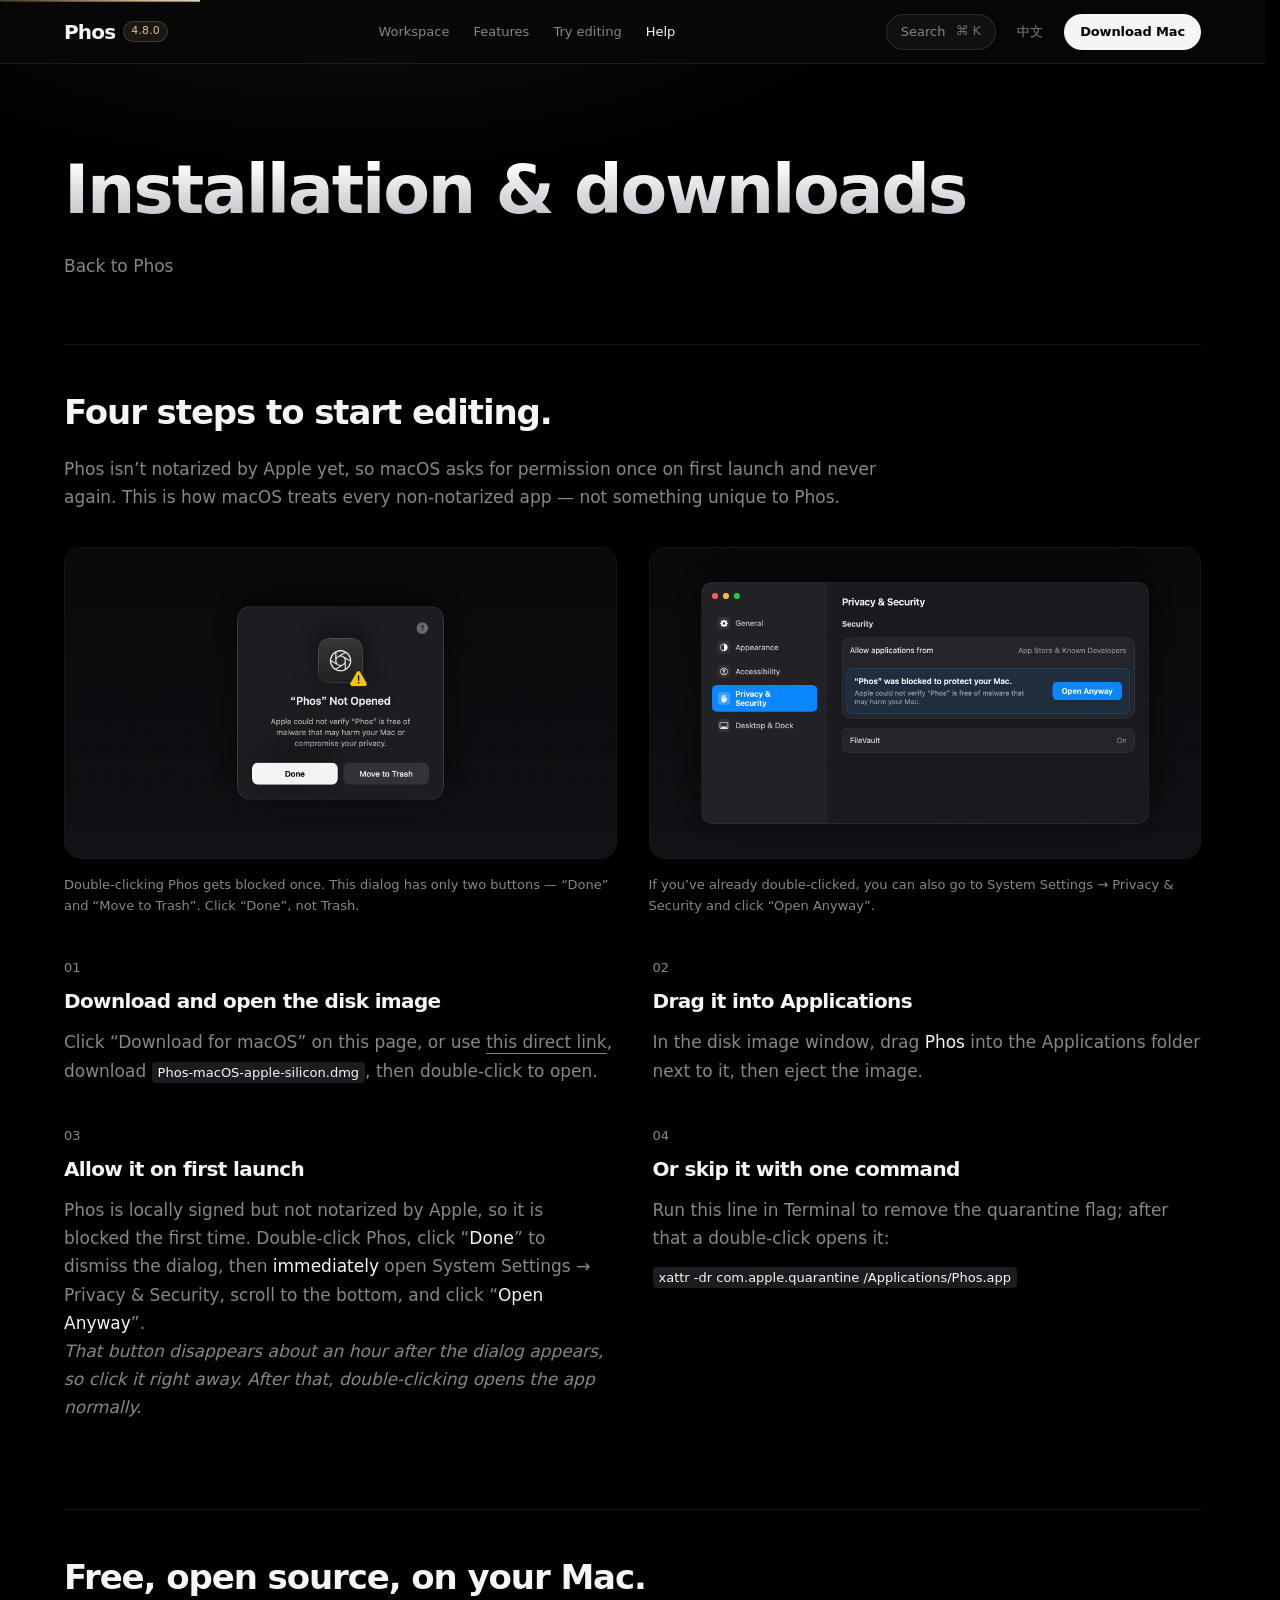
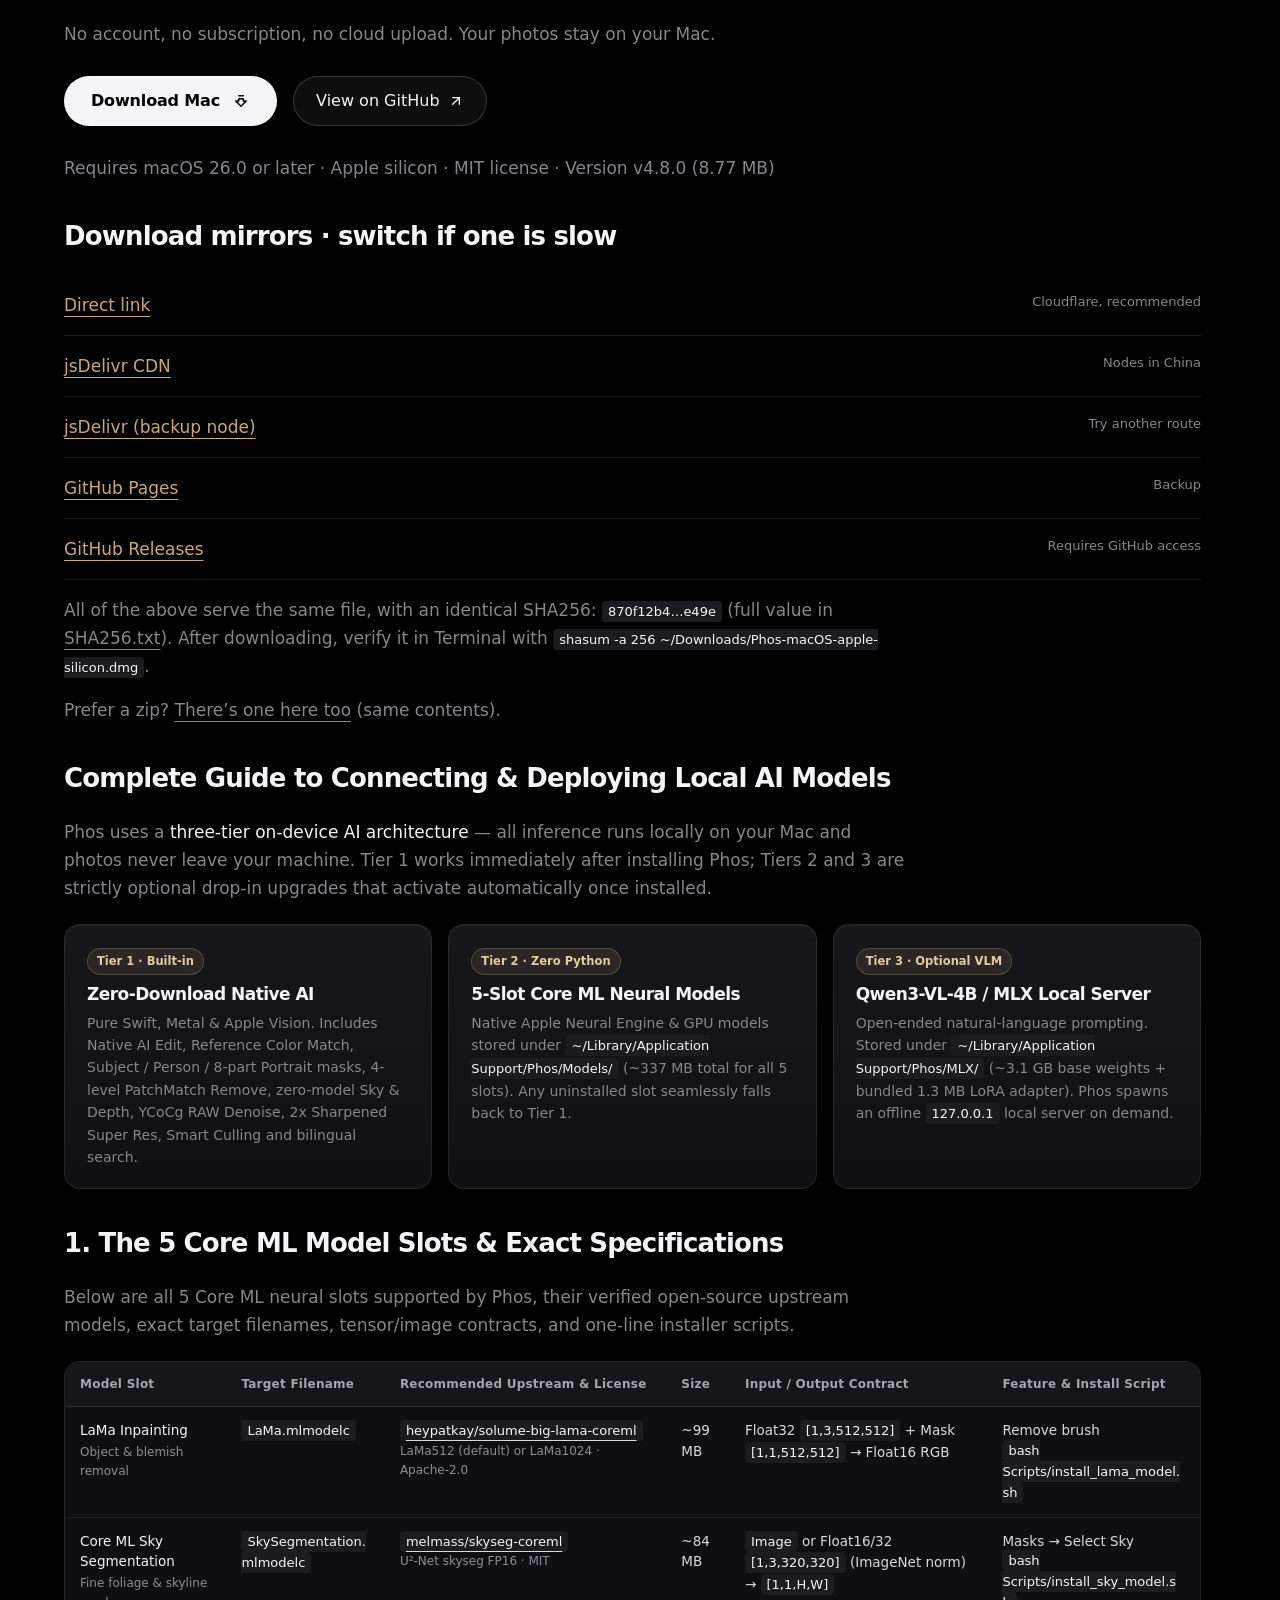
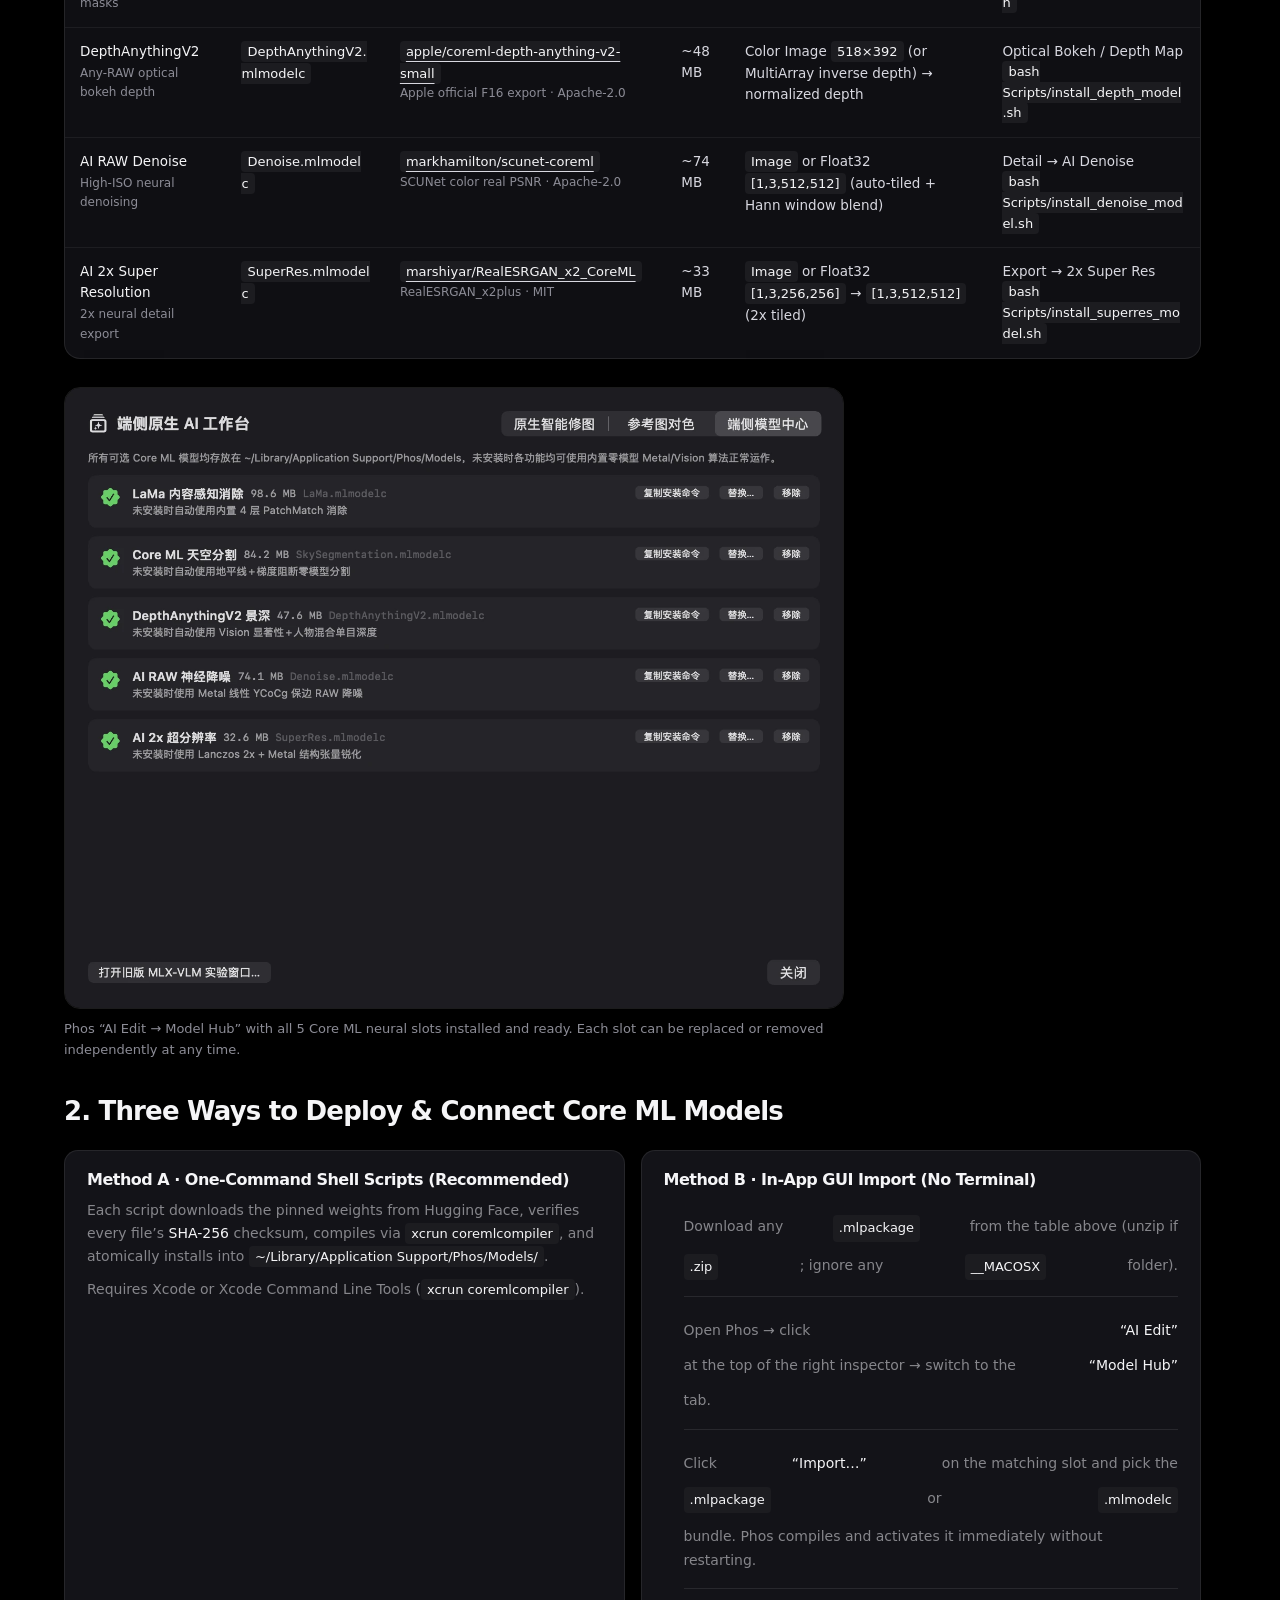
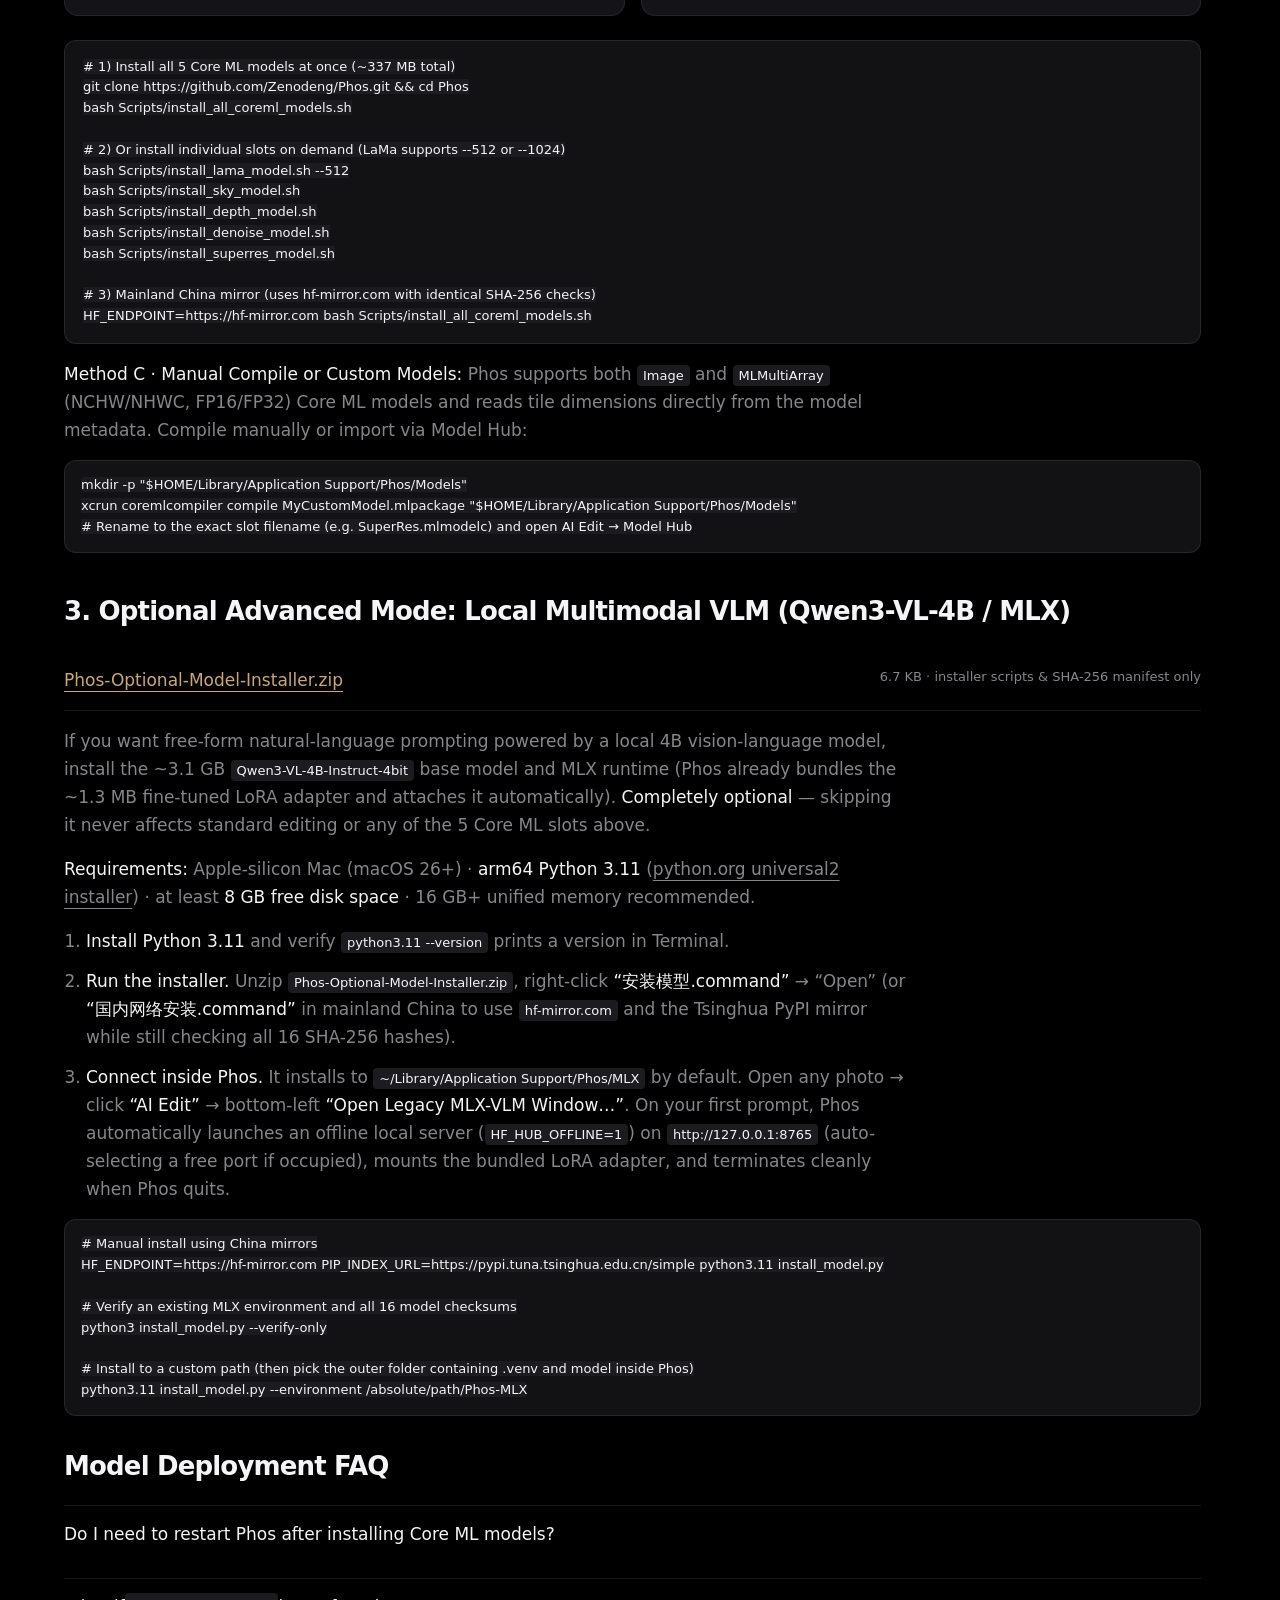
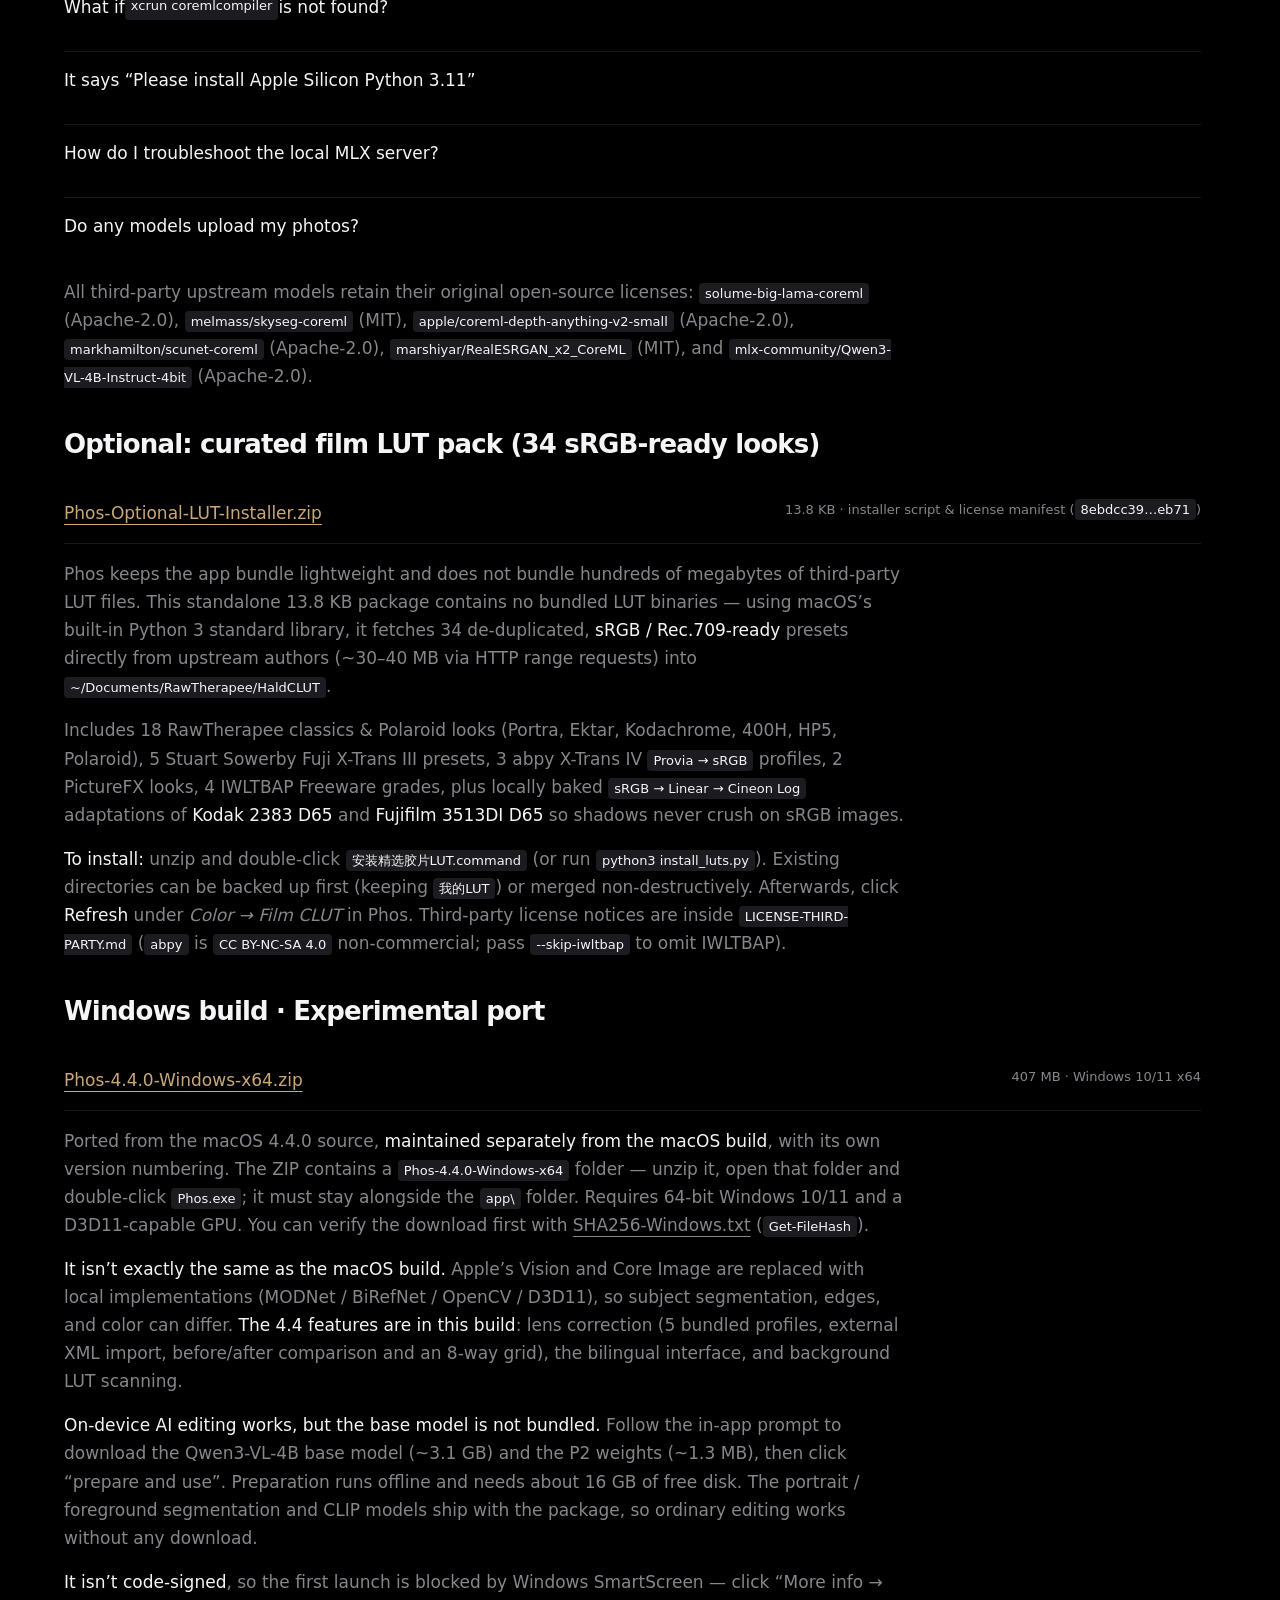
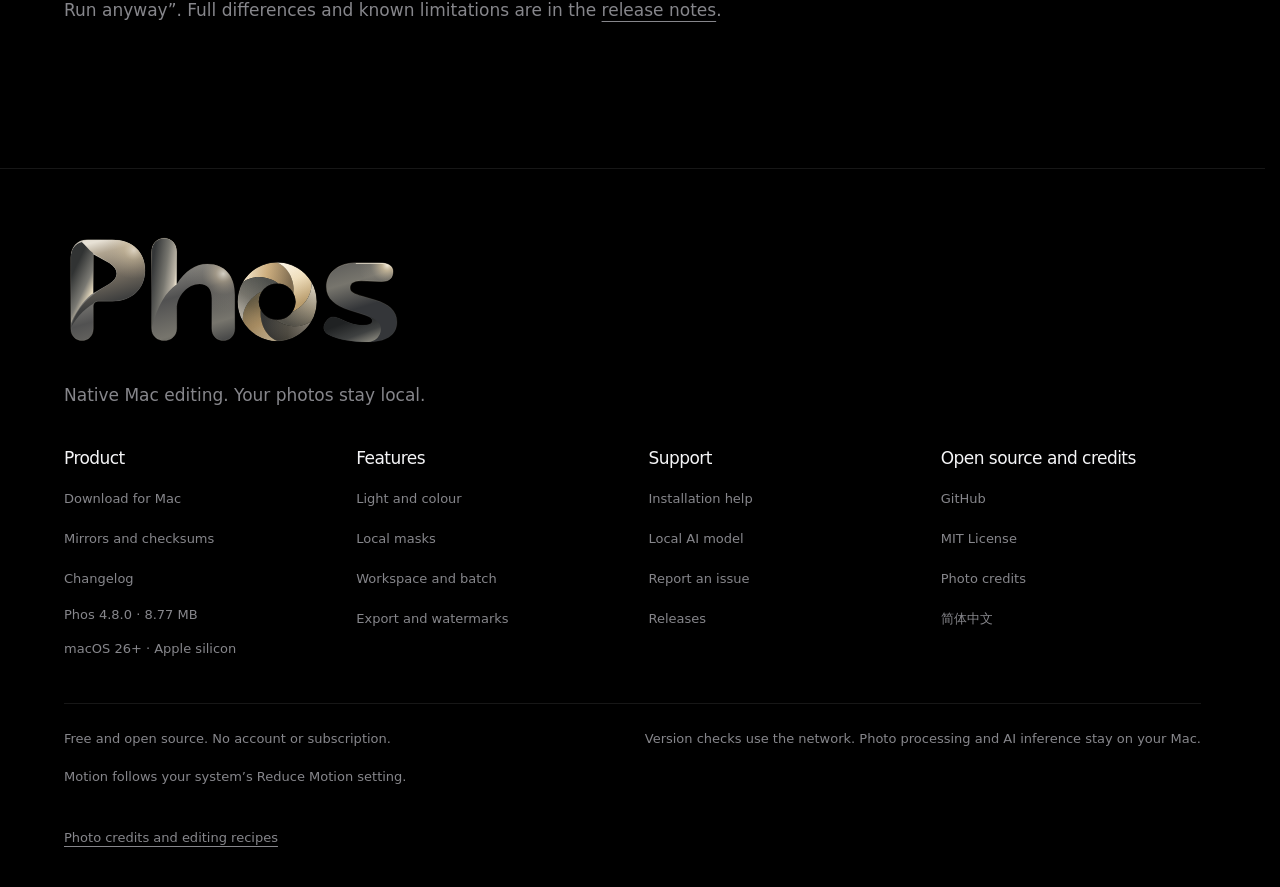
<file: en/help.html>
<!DOCTYPE html>
<html lang="en" data-theme="phos" class="system-page"><head>

<meta charset="utf-8">

<meta name="viewport" content="width=device-width, initial-scale=1">
<title>Phos — Installation &amp; downloads</title>

<meta name="description" content="Download Phos 4.8.0 and find first-launch instructions, mirrors, SHA256 verification, zero-Python Native AI &amp; 5-slot Core ML Model Hub, optional MLX VLM &amp; curated film LUT installers, and the experimental Windows port.">

<meta name="keywords" content="Phos, RAW editor, macOS RAW editor, RAW photo editor, film simulation LUT, photo editing app, Swift, Core Image, non-destructive editing">

<link rel="canonical" href="https://zenodeng.com/en/help.html">

<link rel="alternate" hreflang="zh-CN" href="https://zenodeng.com/help.html">

<link rel="alternate" hreflang="en" href="https://zenodeng.com/en/help.html">

<link rel="alternate" hreflang="x-default" href="https://zenodeng.com/help.html">

<meta name="google-site-verification" content="VpFD-mee9gLzbt9L78dK2LwITVrWsh_sOPfUTFIICrg">

<meta name="theme-color" content="#000000">

<meta property="og:type" content="website">

<meta property="og:locale" content="en_US">

<meta property="og:locale:alternate" content="zh_CN">

<meta property="og:title" content="Phos — Installation &amp; downloads">

<meta property="og:description" content="Download Phos 4.8.0 and find first-launch instructions, mirrors, SHA256 verification, zero-Python Native AI &amp; 5-slot Core ML Model Hub, optional MLX VLM &amp; curated film LUT installers, and the experimental Windows port.">

<meta property="og:url" content="https://zenodeng.com/en/help.html">

<meta property="og:image" content="https://zenodeng.com/images/og-phos.jpg">
<meta name="twitter:image" content="https://zenodeng.com/images/og-phos.jpg">

<meta name="twitter:card" content="summary_large_image">

<link rel="icon" href="../images/phos-icon-dark.png" type="image/png">

<link rel="stylesheet" href="../assets/system.css?v=472motion">

<link rel="stylesheet" href="../assets/motion.css?v=472motion"><link rel="stylesheet" href="../assets/p0.css?v=472motion"><link rel="stylesheet" href="../assets/kinetic-light.css?v=472motion"></head>

<body class="help-page"><a class="skip" href="#main">Skip to content</a>

<nav class="site-nav" aria-label="Main navigation"><a class="wordmark" href="./" aria-label="Phos"><span class="wordmark-text" translate="no">Phos</span><span class="nav-ver" translate="no">4.8.0</span></a>
<div class="nav-links"><a href="index.html#workspace">Workspace</a><a href="features.html">Features</a><a href="index.html#studio">Try editing</a><a href="help.html" aria-current="page">Help</a></div>

<div class="nav-actions"><button class="command-trigger" type="button" aria-haspopup="dialog"><span>Search</span><kbd>⌘ K</kbd></button><a class="language" href="../help.html" aria-label="切换到简体中文">中文</a><a class="nav-download" href="../download/Phos-macOS-apple-silicon.dmg" download="">Download Mac</a><button class="menu-toggle" type="button" aria-haspopup="dialog" aria-expanded="false" aria-controls="mobile-menu" hidden="">Menu<svg width="20" height="20" viewBox="0 0 20 20" fill="none" stroke="currentColor" aria-hidden="true"><path d="M3 6h14M3 14h14"></path></svg></button></div>
</nav>

<dialog class="mobile-menu" id="mobile-menu" aria-labelledby="mobile-menu-title">
<div class="mobile-menu-header">
<h2 id="mobile-menu-title">Explore Phos</h2><button class="dialog-close menu-close" type="button">Close</button></div>

<nav aria-label="Mobile navigation"><a href="index.html#workspace">Workspace</a><a href="features.html">Features</a><a href="index.html#studio">Try editing</a><a href="help.html" aria-current="page">Help</a></nav>

<div class="mobile-menu-footer"><a class="language" href="../help.html">简体中文</a><a class="button primary" href="../download/Phos-macOS-apple-silicon.dmg" download="">Download Mac</a></div>
</dialog>

<noscript><nav class="noscript-nav" aria-label="Page navigation"><a href="index.html#workspace">Workspace</a><a href="features.html">Features</a><a href="index.html#studio">Try editing</a><a href="help.html" aria-current="page">Help</a></nav></noscript>

<main id="main" class="">

<header id="top" class="reading-hero">

<h1>Installation &amp; downloads</h1>

<p class="help-back"><a href="index.html">Back to Phos</a></p></header>

<div class="help-main">

<section id="install" class="dark">
    

<div class="wrap">
      
      

<h2>Four steps to start editing.</h2>
      

<p class="lead">Phos isn’t notarized by Apple yet, so macOS asks for permission once on first launch and never again. This is how macOS treats every non-notarized app — not something unique to Phos.</p>
    </div>

    

<div class="wide">
      

<div class="install-shots">
        

<figure class="rv">
          <img class="shot" src="../images/en-09-gatekeeper-dialog.webp?v=480rel" width="1600" height="900" loading="lazy" alt="macOS dialog saying Phos Not Opened because Apple could not verify it is free of malware, with Done and Move to Trash buttons">
          

<figcaption>Double-clicking Phos gets blocked once. This dialog has only two buttons — “Done” and “Move to Trash”. Click “Done”, not Trash.</figcaption>
        </figure>

        

<figure class="rv">
          <img class="shot" src="../images/en-10-system-settings-open-anyway.webp?v=480rel" width="1600" height="900" loading="lazy" alt="Privacy &amp; Security pane in System Settings, showing Phos was blocked in the Security section with an Open Anyway button on the right">
          

<figcaption>If you’ve already double-clicked, you can also go to System Settings → Privacy &amp; Security and click “Open Anyway”.</figcaption>
        </figure>

      </div>

    </div>

    

<div class="wrap">
      

<div class="steps">
        

<div class="step">
          

<div>
            

<h3>Download and open the disk image</h3>
            

<p>Click “Download for macOS” on this page, or use <a href="../download/Phos-macOS-apple-silicon.dmg">this direct link</a>, download <code>Phos-macOS-apple-silicon.dmg</code>, then double-click to open.</p>
          </div>

        </div>

        

<div class="step">
          

<div>
            

<h3>Drag it into Applications</h3>
            

<p>In the disk image window, drag <strong>Phos</strong> into the Applications folder next to it, then eject the image.</p>
          </div>

        </div>

        

<div class="step">
          

<div>
            

<h3>Allow it on first launch</h3>
            

<p>Phos is locally signed but not notarized by Apple, so it is blocked the first time. Double-click Phos, click “<strong>Done</strong>” to dismiss the dialog, then <strong>immediately</strong> open System Settings → Privacy &amp; Security, scroll to the bottom, and click “<strong>Open Anyway</strong>”.</p>
            

<p><em>That button disappears about an hour after the dialog appears, so click it right away. After that, double-clicking opens the app normally.</em></p>
          </div>

        </div>

        

<div class="step">
          

<div>
            

<h3>Or skip it with one command</h3>
            

<p>Run this line in Terminal to remove the quarantine flag; after that a double-click opens it:</p>
            

<p style="margin-top:10px"><code>xattr -dr com.apple.quarantine /Applications/Phos.app</code></p>
          </div>

        </div>

      </div>

    </div>

  </section>

<section class="dl light" id="download-help">
    

<div class="wrap center">
      
      

<h2>Free, open source, on your Mac.</h2>
      

<p class="lead">No account, no subscription, no cloud upload. Your photos stay on your Mac.</p>
      

<div class="btnrow">
        <a class="button primary" href="../download/Phos-macOS-apple-silicon.dmg" download="">Download Mac<span class="download-icon" aria-hidden="true"><svg class="download-arrow" viewBox="0 0 24 24" width="24" height="24" fill="none" aria-hidden="true"><path d="M12 4v16m-6-6 6 6 6-6" stroke="currentColor" stroke-width="1.6" stroke-linecap="round" stroke-linejoin="round"/></svg></span></a>
        <a class="quiet-link" href="https://github.com/Zenodeng/Phos">View on GitHub<span aria-hidden="true">↗</span></a>
      </div>

      

<p class="note">Requires macOS 26.0 or later · Apple silicon · MIT license · Version v4.8.0 (8.77 MB)</p>
      

<div class="channels">
        

<h3>Download mirrors · switch if one is slow</h3>
        

<ul>
          

<li><a href="../download/Phos-macOS-apple-silicon.dmg" download="">Direct link</a><span>Cloudflare, recommended</span></li>
          

<li><a href="https://cdn.jsdelivr.net/gh/Zenodeng/Phos@gh-pages/download/Phos-macOS-apple-silicon.dmg">jsDelivr CDN</a><span>Nodes in China</span></li>
          

<li><a href="https://testingcf.jsdelivr.net/gh/Zenodeng/Phos@gh-pages/download/Phos-macOS-apple-silicon.dmg">jsDelivr (backup node)</a><span>Try another route</span></li>
          

<li><a href="https://zenodeng.github.io/Phos/download/Phos-macOS-apple-silicon.dmg">GitHub Pages</a><span>Backup</span></li>
          

<li><a href="https://github.com/Zenodeng/Phos/releases">GitHub Releases</a><span>Requires GitHub access</span></li>
        </ul>

        

<p class="sum">All of the above serve the same file, with an identical SHA256: <code>870f12b4…e49e</code> (full value in <a href="../download/SHA256.txt">SHA256.txt</a>). After downloading, verify it in Terminal with <code>shasum -a 256 ~/Downloads/Phos-macOS-apple-silicon.dmg</code>.</p>
        

<p class="sum">Prefer a zip? <a href="../download/Phos-macOS-apple-silicon.zip">There’s one here too</a> (same contents).</p>
      </div>

      

<div class="channels" id="ai-model" style="margin-top:40px">
<h3>Complete Guide to Connecting &amp; Deploying Local AI Models</h3>
<p class="sum">Phos uses a <strong>three-tier on-device AI architecture</strong> — all inference runs locally on your Mac and photos never leave your machine. Tier 1 works immediately after installing Phos; Tiers 2 and 3 are strictly optional drop-in upgrades that activate automatically once installed.</p>

<div class="model-tier-grid">
  <div class="model-tier-card">
    <span class="model-tier-badge">Tier 1 · Built-in</span>
    <h4>Zero-Download Native AI</h4>
    <p>Pure Swift, Metal &amp; Apple Vision. Includes Native AI Edit, Reference Color Match, Subject / Person / 8-part Portrait masks, 4-level PatchMatch Remove, zero-model Sky &amp; Depth, YCoCg RAW Denoise, 2x Sharpened Super Res, Smart Culling and bilingual search.</p>
  </div>
  <div class="model-tier-card">
    <span class="model-tier-badge">Tier 2 · Zero Python</span>
    <h4>5-Slot Core ML Neural Models</h4>
    <p>Native Apple Neural Engine &amp; GPU models stored under <code>~/Library/Application Support/Phos/Models/</code> (~337 MB total for all 5 slots). Any uninstalled slot seamlessly falls back to Tier 1.</p>
  </div>
  <div class="model-tier-card">
    <span class="model-tier-badge">Tier 3 · Optional VLM</span>
    <h4>Qwen3-VL-4B / MLX Local Server</h4>
    <p>Open-ended natural-language prompting. Stored under <code>~/Library/Application Support/Phos/MLX/</code> (~3.1 GB base weights + bundled 1.3 MB LoRA adapter). Phos spawns an offline <code>127.0.0.1</code> local server on demand.</p>
  </div>
</div>

<h3 style="margin-top:40px">1. The 5 Core ML Model Slots &amp; Exact Specifications</h3>
<p class="sum">Below are all 5 Core ML neural slots supported by Phos, their verified open-source upstream models, exact target filenames, tensor/image contracts, and one-line installer scripts.</p>

<div class="model-table-wrap">
  <table class="model-table">
    <thead>
      <tr>
        <th>Model Slot</th>
        <th>Target Filename</th>
        <th>Recommended Upstream &amp; License</th>
        <th>Size</th>
        <th>Input / Output Contract</th>
        <th>Feature &amp; Install Script</th>
      </tr>
    </thead>
    <tbody>
      <tr>
        <td><strong>LaMa Inpainting</strong><small>Object &amp; blemish removal</small></td>
        <td><code>LaMa.mlmodelc</code></td>
        <td><a href="https://huggingface.co/heypatkay/solume-big-lama-coreml" target="_blank" rel="noopener"><code>heypatkay/solume-big-lama-coreml</code></a><small>LaMa512 (default) or LaMa1024 · Apache-2.0</small></td>
        <td>~99 MB</td>
        <td>Float32 <code>[1,3,512,512]</code> + Mask <code>[1,1,512,512]</code> → Float16 RGB</td>
        <td>Remove brush<small><code>bash Scripts/install_lama_model.sh</code></small></td>
      </tr>
      <tr>
        <td><strong>Core ML Sky Segmentation</strong><small>Fine foliage &amp; skyline masks</small></td>
        <td><code>SkySegmentation.mlmodelc</code></td>
        <td><a href="https://huggingface.co/melmass/skyseg-coreml" target="_blank" rel="noopener"><code>melmass/skyseg-coreml</code></a><small>U²-Net skyseg FP16 · MIT</small></td>
        <td>~84 MB</td>
        <td><code>Image</code> or Float16/32 <code>[1,3,320,320]</code> (ImageNet norm) → <code>[1,1,H,W]</code></td>
        <td>Masks → Select Sky<small><code>bash Scripts/install_sky_model.sh</code></small></td>
      </tr>
      <tr>
        <td><strong>DepthAnythingV2</strong><small>Any-RAW optical bokeh depth</small></td>
        <td><code>DepthAnythingV2.mlmodelc</code></td>
        <td><a href="https://huggingface.co/apple/coreml-depth-anything-v2-small" target="_blank" rel="noopener"><code>apple/coreml-depth-anything-v2-small</code></a><small>Apple official F16 export · Apache-2.0</small></td>
        <td>~48 MB</td>
        <td>Color Image <code>518×392</code> (or MultiArray inverse depth) → normalized depth</td>
        <td>Optical Bokeh / Depth Map<small><code>bash Scripts/install_depth_model.sh</code></small></td>
      </tr>
      <tr>
        <td><strong>AI RAW Denoise</strong><small>High-ISO neural denoising</small></td>
        <td><code>Denoise.mlmodelc</code></td>
        <td><a href="https://huggingface.co/markhamilton/scunet-coreml" target="_blank" rel="noopener"><code>markhamilton/scunet-coreml</code></a><small>SCUNet color real PSNR · Apache-2.0</small></td>
        <td>~74 MB</td>
        <td><code>Image</code> or Float32 <code>[1,3,512,512]</code> (auto-tiled + Hann window blend)</td>
        <td>Detail → AI Denoise<small><code>bash Scripts/install_denoise_model.sh</code></small></td>
      </tr>
      <tr>
        <td><strong>AI 2x Super Resolution</strong><small>2x neural detail export</small></td>
        <td><code>SuperRes.mlmodelc</code></td>
        <td><a href="https://huggingface.co/marshiyar/RealESRGAN_x2_CoreML" target="_blank" rel="noopener"><code>marshiyar/RealESRGAN_x2_CoreML</code></a><small>RealESRGAN_x2plus · MIT</small></td>
        <td>~33 MB</td>
        <td><code>Image</code> or Float32 <code>[1,3,256,256]</code> → <code>[1,3,512,512]</code> (2x tiled)</td>
        <td>Export → 2x Super Res<small><code>bash Scripts/install_superres_model.sh</code></small></td>
      </tr>
    </tbody>
  </table>
</div>

<figure class="model-shot">
  <img src="../images/11-ai-model-hub.webp?v=480rel" width="1480" height="1180" loading="lazy" decoding="async" alt="Phos On-Device Model Hub showing all 5 Core ML slots installed with green checkmarks and sizes">
  <figcaption>Phos “AI Edit → Model Hub” with all 5 Core ML neural slots installed and ready. Each slot can be replaced or removed independently at any time.</figcaption>
</figure>

<h3 style="margin-top:36px">2. Three Ways to Deploy &amp; Connect Core ML Models</h3>

<div class="model-method-grid">
  <div class="model-method-card">
    <h4>Method A · One-Command Shell Scripts (Recommended)</h4>
    <p>Each script downloads the pinned weights from Hugging Face, verifies every file’s <strong>SHA-256</strong> checksum, compiles via <code>xcrun coremlcompiler</code>, and atomically installs into <code>~/Library/Application Support/Phos/Models/</code>.</p>
    <p style="margin-top:10px">Requires Xcode or Xcode Command Line Tools (<code>xcrun coremlcompiler</code>).</p>
  </div>
  <div class="model-method-card">
    <h4>Method B · In-App GUI Import (No Terminal)</h4>
    <ol>
      <li>Download any <code>.mlpackage</code> from the table above (unzip if <code>.zip</code>; ignore any <code>__MACOSX</code> folder).</li>
      <li>Open Phos → click <strong>“AI Edit”</strong> at the top of the right inspector → switch to the <strong>“Model Hub”</strong> tab.</li>
      <li>Click <strong>“Import…”</strong> on the matching slot and pick the <code>.mlpackage</code> or <code>.mlmodelc</code> bundle. Phos compiles and activates it immediately without restarting.</li>
    </ol>
  </div>
</div>

<pre style="margin: 12px 0px 0px; padding: 16px 18px; border-radius: 12px; overflow-x: auto;"><code style="padding: 0px; word-break: normal; white-space: pre;"># 1) Install all 5 Core ML models at once (~337 MB total)
git clone https://github.com/Zenodeng/Phos.git &amp;&amp; cd Phos
bash Scripts/install_all_coreml_models.sh

# 2) Or install individual slots on demand (LaMa supports --512 or --1024)
bash Scripts/install_lama_model.sh --512
bash Scripts/install_sky_model.sh
bash Scripts/install_depth_model.sh
bash Scripts/install_denoise_model.sh
bash Scripts/install_superres_model.sh

# 3) Mainland China mirror (uses hf-mirror.com with identical SHA-256 checks)
HF_ENDPOINT=https://hf-mirror.com bash Scripts/install_all_coreml_models.sh</code></pre>

<p class="sum" style="margin-top:16px"><strong>Method C · Manual Compile or Custom Models:</strong> Phos supports both <code>Image</code> and <code>MLMultiArray</code> (NCHW/NHWC, FP16/FP32) Core ML models and reads tile dimensions directly from the model metadata. Compile manually or import via Model Hub:</p>

<pre style="margin: 10px 0px 0px; padding: 14px 16px; border-radius: 12px; overflow-x: auto;"><code style="padding: 0px; word-break: normal; white-space: pre;">mkdir -p "$HOME/Library/Application Support/Phos/Models"
xcrun coremlcompiler compile MyCustomModel.mlpackage "$HOME/Library/Application Support/Phos/Models"
# Rename to the exact slot filename (e.g. SuperRes.mlmodelc) and open AI Edit → Model Hub</code></pre>

<h3 style="margin-top:44px">3. Optional Advanced Mode: Local Multimodal VLM (Qwen3-VL-4B / MLX)</h3>

<ul>
  <li><a href="../download/Phos-Optional-Model-Installer.zip" download="">Phos-Optional-Model-Installer.zip</a><span>6.7 KB · installer scripts &amp; SHA-256 manifest only</span></li>
</ul>

<p class="sum">If you want free-form natural-language prompting powered by a local 4B vision-language model, install the ~3.1 GB <code>Qwen3-VL-4B-Instruct-4bit</code> base model and MLX runtime (Phos already bundles the ~1.3 MB fine-tuned LoRA adapter and attaches it automatically). <strong>Completely optional</strong> — skipping it never affects standard editing or any of the 5 Core ML slots above.</p>

<p class="sum" style="margin-top:12px">
  <strong>Requirements:</strong> Apple-silicon Mac (macOS 26+) · <strong>arm64 Python 3.11</strong> (<a href="https://www.python.org/downloads/macos/" target="_blank" rel="noopener">python.org universal2 installer</a>) · at least <strong>8 GB free disk space</strong> · 16 GB+ unified memory recommended.
</p>

<ol style="margin-top: 14px; padding-left: 22px; list-style: decimal;">
  <li style="display: list-item; padding: 0px; margin-bottom: 12px; border: 0;"><strong>Install Python 3.11</strong> and verify <code>python3.11 --version</code> prints a version in Terminal.</li>
  <li style="display: list-item; padding: 0px; margin-bottom: 12px; border: 0;"><strong>Run the installer.</strong> Unzip <code>Phos-Optional-Model-Installer.zip</code>, right-click <strong>“安装模型.command”</strong> → “Open” (or <strong>“国内网络安装.command”</strong> in mainland China to use <code>hf-mirror.com</code> and the Tsinghua PyPI mirror while still checking all 16 SHA-256 hashes).</li>
  <li style="display: list-item; padding: 0px; margin-bottom: 12px; border: 0;"><strong>Connect inside Phos.</strong> It installs to <code>~/Library/Application Support/Phos/MLX</code> by default. Open any photo → click <strong>“AI Edit”</strong> → bottom-left <strong>“Open Legacy MLX-VLM Window…”</strong>. On your first prompt, Phos automatically launches an offline local server (<code>HF_HUB_OFFLINE=1</code>) on <code>http://127.0.0.1:8765</code> (auto-selecting a free port if occupied), mounts the bundled LoRA adapter, and terminates cleanly when Phos quits.</li>
</ol>

<pre style="margin: 12px 0px 0px; padding: 14px 16px; border-radius: 12px; overflow-x: auto;"><code style="padding: 0px; word-break: normal; white-space: pre;"># Manual install using China mirrors
HF_ENDPOINT=https://hf-mirror.com PIP_INDEX_URL=https://pypi.tuna.tsinghua.edu.cn/simple python3.11 install_model.py

# Verify an existing MLX environment and all 16 model checksums
python3 install_model.py --verify-only

# Install to a custom path (then pick the outer folder containing .venv and model inside Phos)
python3.11 install_model.py --environment /absolute/path/Phos-MLX</code></pre>

<h3 style="margin-top:36px">Model Deployment FAQ</h3>

<div class="faq" style="margin-top:14px">
  <details>
    <summary>Do I need to restart Phos after installing Core ML models?</summary>
    <div class="ans"><p>No. Importing via Model Hub hot-reloads immediately; after installing via terminal scripts into <code>~/Library/Application Support/Phos/Models/</code>, opening Model Hub refreshes status and the Remove brush, Sky mask, Optical Bokeh, AI Denoise, and 2x Super Res export automatically pick up the installed weights.</p></div>
  </details>
  <details>
    <summary>What if <code>xcrun coremlcompiler</code> is not found?</summary>
    <div class="ans"><p>Run <code>xcode-select --install</code> (or install Xcode) before running the shell scripts. Alternatively, download any <code>.mlpackage</code> manually and import it inside Phos “AI Edit → Model Hub” — macOS compiles it automatically via <code>MLModel.compileModel</code>.</p></div>
  </details>
  <details>
    <summary>It says “Please install Apple Silicon Python 3.11”</summary>
    <div class="ans"><p>Only Tier 3 (Qwen3-VL MLX) requires Python 3.11 — Tier 1 Native AI and all 5 Tier 2 Core ML models are 100% Python-free. Reinstall the macOS universal2 Python 3.11 package from python.org if you want Qwen3-VL.</p></div>
  </details>
  <details>
    <summary>How do I troubleshoot the local MLX server?</summary>
    <div class="ans"><p>Run <code>python3 install_model.py --verify-only</code> to verify weights and imports, then inspect <code>~/Library/Logs/Phos-MLX.log</code>. Never move an existing <code>.venv</code> folder (it stores absolute paths); use <code>--environment</code> to install into a new path instead.</p></div>
  </details>
  <details>
    <summary>Do any models upload my photos?</summary>
    <div class="ans"><p>Never. All 5 Core ML models run in-process on Apple Neural Engine / Metal, and the optional Qwen3-VL MLX server binds strictly to loopback <code>127.0.0.1</code> with <code>HF_HUB_OFFLINE=1</code>. Internet access is used only while downloading weights.</p></div>
  </details>
</div>

<p class="sum" style="margin-top:24px">All third-party upstream models retain their original open-source licenses: <code>solume-big-lama-coreml</code> (Apache-2.0), <code>melmass/skyseg-coreml</code> (MIT), <code>apple/coreml-depth-anything-v2-small</code> (Apache-2.0), <code>markhamilton/scunet-coreml</code> (Apache-2.0), <code>marshiyar/RealESRGAN_x2_CoreML</code> (MIT), and <code>mlx-community/Qwen3-VL-4B-Instruct-4bit</code> (Apache-2.0).</p>
</div>



      

<div class="channels" id="film-luts" style="margin-top:40px">
        

<h3>Optional: curated film LUT pack (34 sRGB-ready looks)</h3>
        

<ul>
          

<li><a href="../download/Phos-Optional-LUT-Installer.zip" download="">Phos-Optional-LUT-Installer.zip</a><span>13.8 KB · installer script &amp; license manifest (<code>8ebdcc39…eb71</code>)</span></li>
        </ul>
        

<p class="sum">Phos keeps the app bundle lightweight and does not bundle hundreds of megabytes of third-party LUT files. This standalone 13.8 KB package contains no bundled LUT binaries — using macOS’s built-in Python 3 standard library, it fetches 34 de-duplicated, <strong>sRGB / Rec.709-ready</strong> presets directly from upstream authors (~30–40 MB via HTTP range requests) into <code>~/Documents/RawTherapee/HaldCLUT</code>.</p>
        

<p class="sum" style="margin-top:12px">Includes 18 RawTherapee classics &amp; Polaroid looks (Portra, Ektar, Kodachrome, 400H, HP5, Polaroid), 5 Stuart Sowerby Fuji X-Trans III presets, 3 abpy X-Trans IV <code>Provia → sRGB</code> profiles, 2 PictureFX looks, 4 IWLTBAP Freeware grades, plus locally baked <code>sRGB → Linear → Cineon Log</code> adaptations of <strong>Kodak 2383 D65</strong> and <strong>Fujifilm 3513DI D65</strong> so shadows never crush on sRGB images.</p>
        

<p class="sum" style="margin-top:12px"><strong>To install:</strong> unzip and double-click <code>安装精选胶片LUT.command</code> (or run <code>python3 install_luts.py</code>). Existing directories can be backed up first (keeping <code>我的LUT</code>) or merged non-destructively. Afterwards, click <strong>Refresh</strong> under <em>Color → Film CLUT</em> in Phos. Third-party license notices are inside <code>LICENSE-THIRD-PARTY.md</code> (<code>abpy</code> is <code>CC BY-NC-SA 4.0</code> non-commercial; pass <code>--skip-iwltbap</code> to omit IWLTBAP).</p>
      </div>

      

<div class="channels" id="windows" style="margin-top:40px">
        

<h3>Windows build · Experimental port</h3>
        

<ul>
          

<li><a href="https://github.com/Zenodeng/Phos/releases/download/windows-4.4.0/Phos-4.4.0-Windows-x64.zip">Phos-4.4.0-Windows-x64.zip</a><span>407 MB · Windows 10/11 x64</span></li>
        </ul>

        

<p class="sum">Ported from the macOS 4.4.0 source, <strong>maintained separately from the macOS build</strong>, with its own version numbering. The ZIP contains a <code>Phos-4.4.0-Windows-x64</code> folder — unzip it, open that folder and double-click  <code>Phos.exe</code>; it must stay alongside the  <code>app\</code>  folder. Requires 64-bit Windows 10/11 and a D3D11-capable GPU. You can verify the download first with <a href="https://github.com/Zenodeng/Phos/releases/download/windows-4.4.0/SHA256-Windows.txt" target="_blank" rel="noopener">SHA256-Windows.txt</a> (<code>Get-FileHash</code>).</p>
        

<p class="sum" style="margin-top:12px"><strong>It isn’t exactly the same as the macOS build.</strong> Apple’s Vision and Core Image are replaced with local implementations (MODNet / BiRefNet / OpenCV / D3D11), so subject segmentation, edges, and color can differ. <strong>The 4.4 features are in this build</strong>: lens correction (5 bundled profiles, external XML import, before/after comparison and an 8-way grid), the bilingual interface, and background LUT scanning.</p>

  <p class="sum" style="margin-top:12px"><strong>On-device AI editing works, but the base model is not bundled.</strong> Follow the in-app prompt to download the Qwen3-VL-4B base model (~3.1 GB) and the P2 weights (~1.3 MB), then click “prepare and use”. Preparation runs offline and needs about 16 GB of free disk. The portrait / foreground segmentation and CLIP models ship with the package, so ordinary editing works without any download.</p>
        

<p class="sum" style="margin-top:12px"><strong>It isn’t code-signed</strong>, so the first launch is blocked by Windows SmartScreen — click “More info → Run anyway”. Full differences and known limitations are in the  <a href="https://github.com/Zenodeng/Phos/releases/tag/windows-4.4.0" target="_blank" rel="noopener">release notes</a>.</p>
      </div>

    </div>

  </section>

</div>

</main>

<footer class="site-footer">
<div class="footer-inner"><a href="#top" class="footer-wordmark" aria-label="Phos"><img src="../images/phos-sculpture.svg" width="1300" height="446" alt="Phos" loading="lazy"></a>
<p class="footer-intro">Native Mac editing. Your photos stay local.</p>
<div class="footer-columns">
<div>
<h3>Product</h3>
<ul>
<li><a href="../download/Phos-macOS-apple-silicon.dmg">Download for Mac</a></li>
<li><a href="help.html#download-help">Mirrors and checksums</a></li>
<li><a href="changelog.html">Changelog</a></li></ul>

<p>Phos 4.8.0 · 8.77 MB</p>
<p>macOS 26+ · Apple silicon</p></div>

<div>
<h3>Features</h3>
<ul>
<li><a href="features.html#light">Light and colour</a></li>
<li><a href="features.html#masks">Local masks</a></li>
<li><a href="features.html#workflow">Workspace and batch</a></li>
<li><a href="features.html#export">Export and watermarks</a></li></ul>
</div>

<div>
<h3>Support</h3>
<ul>
<li><a href="help.html">Installation help</a></li>
<li><a href="help.html#ai-model">Local AI model</a></li>
<li><a href="https://github.com/Zenodeng/Phos/issues">Report an issue</a></li>
<li><a href="https://github.com/Zenodeng/Phos/releases">Releases</a></li></ul>
</div>

<div>
<h3>Open source and credits</h3>
<ul>
<li><a href="https://github.com/Zenodeng/Phos">GitHub</a></li>
<li><a href="https://github.com/Zenodeng/Phos/blob/main/LICENSE">MIT License</a></li>
<li><a href="#photo-credits">Photo credits</a></li>
<li><a href="../help.html">简体中文</a></li></ul>
</div>
</div>

<div class="footer-bottom">
<p>Free and open source. No account or subscription.</p>
<p>Version checks use the network. Photo processing and AI inference stay on your Mac.</p><p class="motion-explanation" id="motion-settings">Motion follows your system’s Reduce Motion setting.</p></div>

<details class="photo-credits" id="photo-credits">
<summary>Photo credits and editing recipes</summary>
<p>Photography: <a href="https://unsplash.com/photos/a-lake-surrounded-by-mountains-in-the-middle-of-a-forest-r8vMMxGmv4I" target="_blank" rel="noopener">Mushegh Hakobyan</a> / <a href="https://unsplash.com/photos/mountains-and-a-lake-reflect-under-a-cloudy-sky-RyoQe3BU8gI" target="_blank" rel="noopener">Willian Justen de Vasconcellos</a> · <a href="https://unsplash.com/license" target="_blank" rel="noopener">Unsplash License</a>.<br>After images rendered by Phos Engine.render. <a href="../images/photo-edits/manifest.json">View sources and recipes</a></p></details>
</div>
</footer>

<script src="../assets/brand-v2.js?v=472motion" defer=""></script>
<script src="../assets/navigation.js?v=472motion" defer=""></script>
<script src="../assets/motion.js?v=472motion" defer=""></script>
<script>if(new URLSearchParams(location.search).has('audit')){const s=document.createElement('script');s.src='../assets/audit-metrics.js?v=472motion';s.defer=true;document.body.append(s);}</script>


<script src="../assets/kinetic-light.js?v=472motion" defer></script></body></html>
</file>
<file: assets/home-layout.css>
.photo-edition{
  color-scheme:dark}
.photo-edition body{
  background:var(--canvas)}
.photo-edition h1,.photo-edition h2,.photo-edition h3,.photo-edition h4,.photo-edition p,.photo-edition a,.photo-edition button,.photo-edition input{
  }
.photo-edition svg text{
  }
.photo-edition h1,.photo-edition h2,.photo-edition h3{
  }
.photo-edition p{
  }
.page-width{
  width:min(var(--page-width),calc(100% - var(--page-gutter) - var(--page-gutter)));
  margin-inline:auto}
.editorial-section{
  padding-block:clamp(92px,9.5vw,140px)}
.photo-edition .section-heading{
  grid-template-columns:minmax(0,1.1fr) minmax(0,1fr);
  gap:9%;
  margin-bottom:48px;
  align-items:end}
.photo-edition h2{
  }
.photo-edition .section-heading p{
  max-width:560px}
.photo-edition .text-link:hover,.photo-edition .quiet-link:hover,.photo-edition .footer-links a:hover{
  color:var(--ink)}
.photo-hero{
  padding-top:44px}
.hero-intro{
  display:grid;
  grid-template-columns:minmax(0,1.25fr) minmax(0,1fr);
  gap:7%;
  align-items:end;
  margin-bottom:36px}
.hero-intro h1{
  }
.hero-purpose>p:first-child{
  color:var(--muted);
  max-width:450px}
.hero-purpose .hero-actions{
  margin-top:24px;
  gap:27px;
  justify-content:flex-start}
.hero-purpose .button{
  min-height:50px;
  padding:12px 21px}
.hero-purpose .quiet-link{
  display:inline-flex;
  gap:15px;
  align-items:center}
.hero-requirements{
  color:var(--muted);
  margin-top:14px}
.hero-photo-story{
  margin-bottom:0}
.photo-comparison{
  position:relative;
  min-width:0;
  isolation:isolate}
.photo-comparison .compare-viewport{
  position:relative;
  overflow:hidden;
  aspect-ratio:16 / 10;
  background:var(--raised);
  border-radius:18px;
  border:1px solid rgb(255 255 255 / .10)}
.photo-comparison .compare-viewport img{
  position:absolute;
  inset:0;
  width:100%;
  height:100%;
  max-width:none;
  object-fit:cover;
  object-position:center;
  pointer-events:none;
  user-select:none}
.compare-before{
  position:absolute;
  inset:0;
  overflow:hidden;
  display:none;
  pointer-events:none;
  transform:translateX(-52%)}
.compare-before img{
  transform:translateX(52%)}
.compare-ready .compare-before{
  display:block}
.compare-labels{
  display:none;
  position:absolute;
  inset:20px 20px auto;
  justify-content:space-between;
  z-index:2;
  pointer-events:none}
.compare-ready .compare-labels{
  display:flex}
.compare-labels span{
  color:#f5f5f7;
  background:rgb(0 0 0 / .54);
  backdrop-filter:blur(14px);
  -webkit-backdrop-filter:blur(14px);
  border:1px solid rgb(255 255 255 / .16);
  padding:5px 11px;
  border-radius:999px;
  font-size:12px;
  font-weight:500}
.compare-divider{
  display:none;
  position:absolute;
  top:0;
  bottom:0;
  left:0;
  width:1px;
  background:var(--photo-line);
  z-index:3;
  pointer-events:none}
.compare-ready .compare-divider{
  display:block}
.compare-divider>span{
  position:absolute;
  left:0;
  top:50%;
  transform:translate(-50%,-50%);
  display:flex;
  gap:6px;
  align-items:center;
  justify-content:center;
  width:42px;
  height:42px;
  border-radius:50%;
  background:rgb(255 255 255 / .94);
  color:#000000;
  box-shadow:0 4px 22px rgb(0 0 0 / .55)}
.compare-divider i{
  height:14px;
  width:1px;
  background:var(--scrim)}
.photo-comparison input.compare-range{
  display:none;
  position:absolute;
  inset:0;
  margin:0;
  padding:0;
  border:0;
  opacity:0;
  z-index:4;
  width:100%;
  height:100%;
  cursor:ew-resize;
  touch-action:pan-y;
  appearance:none;
  -webkit-appearance:none}
.compare-ready input.compare-range{
  display:block}
.photo-comparison input.compare-range::-webkit-slider-thumb{
  appearance:none;
  -webkit-appearance:none;
  width:1px;
  height:44px;
  border:0;
  background:transparent}
.photo-comparison input.compare-range::-moz-range-thumb{
  width:1px;
  height:44px;
  border:0;
  background:transparent}
.photo-comparison:focus-within{
  outline:2px solid var(--accent);
  outline-offset:5px;
  border-radius:12px}
.photo-comparison.signature-product{
  margin:0;
  max-width:none;
  width:100%;
  border-radius:12px;
  box-shadow:none;
  overflow:visible}
.signature-product.is-comparing{
  transform:none!important}
.hero-photo-story figcaption{
  display:flex;
  justify-content:space-between;
  gap:30px;
  padding:18px 0 0;
  align-items:center;
  color:var(--muted)}
.hero-photo-story figcaption>div{
  display:flex;
  gap:15px;
  align-items:center;
  flex-wrap:wrap}
.hero-photo-story figcaption strong{
  color:var(--ink)}
.hero-photo-story figcaption p{
  }
.photo-comparison[data-position="0"] .compare-labels span:first-child,.photo-comparison[data-position="100"] .compare-labels span:last-child{
  opacity:0}
.safety-strip{
  display:grid;
  grid-template-columns:minmax(0,.85fr) minmax(0,1.7fr);
  gap:9%;
  padding-block:56px 66px}
.safety-strip>p{
  }
.safety-strip ul{
  list-style:none;
  padding:0;
  margin:0;
  display:grid;
  grid-template-columns:minmax(0,1fr) minmax(0,1fr);
  gap:20px 28px;
  align-content:center}
.safety-strip li{
  color:var(--muted);
  display:flex;
  gap:12px;
  align-items:start}
.safety-strip li span{
  color:var(--ink)}
.workflow-section{
  background:var(--stage)}
.workflow-heading{
  margin-bottom:65px}
.workflow-index{
  display:flex;
  gap:35px;
  padding-top:5px}
.workflow-index a{
  color:var(--ink);
  text-decoration:underline;
  text-decoration-color:var(--muted);
  text-underline-offset:9px}
.workflow-index a:hover{
  text-decoration-color:var(--ink)}
.workflow-look,.workflow-export{
  display:grid;
  grid-template-columns:minmax(0,.75fr) minmax(0,1.25fr);
  gap:8%;
  align-items:center}
.workflow-copy h3{
  margin-bottom:23px}
.workflow-copy>p{
  color:var(--muted);
  max-width:490px}
.feature-notes{
  list-style:none;
  margin:26px 0 0;
  padding:0;
  display:grid;
  gap:12px;
  color:var(--muted)}
.feature-notes li{
  padding-left:17px;
  position:relative}
.feature-notes li::before{
  content:"—";
  position:absolute;
  left:0;
  color:var(--muted)}
.photo-edition .text-link{
  color:var(--ink);
  margin-top:26px}
.workflow-look>figure img{
  width:100%;
  height:auto;
  border-radius:10px;
  aspect-ratio:1.45;
  object-fit:cover}
.workflow-look>figure figcaption{
  display:flex;
  justify-content:space-between;
  color:var(--muted);
  margin-top:14px}
.workflow-look>figure figcaption span{
  color:var(--muted)}
.workflow-refine{
  margin-block:100px;
  padding-block:75px;
  background:var(--surface)}
.workflow-refine .section-heading h3{
  max-width:600px}
.workspace-slot .mode-picker{
  margin:0 0 24px}
.photo-edition .workspace-image{
  border-radius:12px;
  aspect-ratio:2160/1341;
  transform:none!important;
  box-shadow:none}
.photo-edition .workspace-shot{
  object-fit:contain}
.workspace-slot .workspace-figure figcaption{
  display:none}
.refine-bottom{
  display:flex;
  justify-content:space-between;
  align-items:center;
  gap:20px;
  margin-top:24px;
  color:var(--muted)}
.refine-bottom .text-link{
  margin:0}
.workflow-export{
  grid-template-columns:minmax(0,1.2fr) minmax(0,.8fr)}
.workflow-export>figure{
  border-radius:10px;
  overflow:hidden;
  background:var(--raised);
  display:flex;
  align-items:center;
  justify-content:center;
  padding:30px;
  min-height:500px}
.workflow-export img{
  width:auto;
  max-width:100%;
  height:440px;
  object-fit:contain;
  border-radius:10px}
.looks-section{
  padding-bottom:110px}
.look-grid{
  display:grid;
  grid-template-columns:repeat(3,minmax(0,1fr));
  gap:28px}
.look-card{
  min-width:0;
  border-radius:10px}
.look-card .compare-viewport{
  aspect-ratio:.92;
  border-radius:9px}
.look-card figure>figcaption{
  display:flex;
  justify-content:space-between;
  align-items:baseline;
  gap:12px;
  margin:19px 0 14px}
.look-card h3{
  }
.look-strength{
  color:var(--muted);
  white-space:nowrap}
.compare-actions{
  display:none;
  gap:5px;
  padding:4px;
  background:var(--raised);
  border-radius:7px;
  max-width:max-content}
.compare-actions.is-ready{
  display:flex}
.compare-actions button{
  padding:6px 12px;
  background:transparent;
  color:var(--muted);
  border-radius:5px;
  min-height:30px}
.compare-actions button[aria-pressed=true]{
  background:var(--gold);
  color:var(--canvas)}
.look-card h4{
  margin-top:22px}
.look-card>p{
  color:var(--muted);
  margin-top:13px}
.look-card>.recipe-params{
  color:var(--muted);
  margin-top:20px}
.recipe-link{
  display:inline-block;
  margin-top:13px;
  color:var(--muted);
  text-underline-offset:4px}
.recipe-link:hover{
  text-decoration:underline}
.look-card.is-interacting{
  transform:none!important}
.sample-provenance{
  display:flex;
  justify-content:space-between;
  gap:60px;
  align-items:center;
  margin-top:40px;
  padding-top:24px;
  border-top:1px solid var(--line)}
.sample-provenance p{
  color:var(--muted);
  max-width:720px}
.sample-provenance .text-link{
  white-space:nowrap;
  flex-shrink:0}
.text-button{
  text-decoration:underline;
  text-underline-offset:5px;
  color:var(--ink);
  background:none;
  padding:4px 0;
  white-space:nowrap}
.editorial-ai{
  background:var(--surface)}
.ai-layout{
  display:grid;
  grid-template-columns:minmax(0,1fr) minmax(0,1.15fr);
  gap:7%;
  align-items:center}
.plain-label{
  color:var(--muted)!important;
  margin-bottom:24px!important}
.editorial-ai h2{
  margin-bottom:24px}
.ai-actions-list{
  list-style:none;
  padding:0;
  margin:30px 0;
  display:grid;
  gap:24px}
.ai-actions-list h3{
  margin:0 0 7px}
.ai-actions-list p{
  color:var(--muted)}
.workflow-copy .ai-footnote{
  color:var(--muted)}
.ai-layout>figure img{
  width:100%;
  height:auto;
  border-radius:10px}
.ai-layout>figure figcaption{
  color:var(--muted);
  margin-top:17px}
.learn-section{
  padding-bottom:70px}
.final-cta{
  text-align:center;
  background:var(--surface)}
.final-cta h2{
  }
.final-cta .page-width>p{
  color:var(--muted);
  margin-top:25px}
.final-cta .button{
  margin-top:32px;
  min-width:205px}
.final-cta .page-width>.cta-requirements{
  color:var(--muted);
  margin-top:18px}
@media (max-width:1100px){
  .hero-intro h1{
  }
.hero-intro{
  gap:5%;
  grid-template-columns:minmax(0,1.15fr) minmax(0,1fr)}
.hero-purpose .hero-actions{
  gap:18px}
.hero-purpose>p:first-child{
  }
.hero-purpose .button{
  padding:12px 17px}
.hero-purpose .quiet-link{
  gap:8px}
.workflow-look,.workflow-export{
  gap:6%}
.look-grid{
  gap:20px}
.look-card h3{
  }
.look-card h4{
  }
.look-strength{
  }
.ai-layout{
  gap:5%;
  grid-template-columns:minmax(0,1fr) minmax(0,1fr)}
.workflow-copy>p{
  }
}
@media (max-width:760px){
  .photo-edition{
  }
.photo-hero{
  padding-top:36px}
.hero-intro{
  display:block;
  margin-bottom:29px}
.hero-intro h1{
  }
.hero-purpose{
  margin-top:25px}
.hero-purpose>p:first-child{
  max-width:420px}
.hero-purpose .hero-actions{
  margin-top:20px;
  gap:26px;
  flex-wrap:wrap}
.hero-purpose .button{
  min-height:45px}
.hero-purpose .quiet-link{
  }
.hero-requirements{
  margin-top:13px}
.hero-photo-story{
  width:calc(100% - 32px)}
.photo-comparison .compare-viewport{
  aspect-ratio:1.25;
  border-radius:9px}
.compare-labels{
  inset:12px 12px auto}
.compare-labels span{
  padding:5px 7px}
.compare-divider>span{
  width:38px;
  height:38px}
.hero-photo-story figcaption{
  display:block;
  padding-inline:8px;
  padding-top:14px}
.hero-photo-story figcaption>div{
  gap:7px 13px}
.hero-photo-story figcaption p{
  margin-top:7px}
.safety-strip{
  grid-template-columns:minmax(0,1fr);
  gap:28px;
  padding-block:40px 55px}
.safety-strip>p{
  }
.safety-strip ul{
  gap:17px 20px}
.safety-strip li{
  gap:8px}
.editorial-section{
  padding-block:65px}
.photo-edition h2{
  }
.photo-edition .section-heading{
  display:block;
  margin-bottom:32px}
.photo-edition .section-heading p{
  margin-top:22px}
.workflow-heading{
  margin-bottom:40px}
.workflow-index{
  gap:30px}
.workflow-index a{
  }
.workflow-look,.workflow-export{
  display:flex;
  flex-direction:column;
  gap:30px;
  align-items:stretch}
.workflow-copy h3{
  margin-bottom:20px}
.workflow-copy>p{
  }
.feature-notes{
  gap:10px;
  margin-top:20px}
.photo-edition .text-link{
  margin-top:22px}
.workflow-look>figure img{
  aspect-ratio:1.2}
.workflow-look>figure figcaption{
  }
.workflow-refine{
  margin-block:60px;
  padding-block:44px}
.workflow-refine .section-heading h3{
  }
.workspace-slot .mode-picker{
  margin-bottom:20px}
.workspace-slot .workspace-image{
  margin-inline:-8px;
  width:calc(100% + 16px);
  border-radius:7px}
.refine-bottom{
  display:block;
  margin-top:19px}
.refine-bottom .text-link{
  display:inline-block;
  margin-top:14px}
.workflow-export{
  flex-direction:column-reverse}
.look-grid{
  grid-template-columns:minmax(0,1fr);
  gap:45px}
.look-card .compare-viewport{
  aspect-ratio:1.1}
.look-card figure>figcaption{
  margin-top:18px}
.look-card h3{
  }
.look-strength{
  }
.look-card h4{
  margin-top:20px}
.look-card>p{
  }
.look-card>.recipe-params{
  margin-top:15px}
.look-card .compare-actions button{
  min-height:36px}
.sample-provenance{
  display:block;
  margin-top:35px}
.sample-provenance p{
  }
.sample-provenance .text-button{
  display:inline-block;
  margin-top:16px}
.ai-layout{
  display:flex;
  flex-direction:column;
  gap:38px;
  align-items:stretch}
.editorial-ai h2{
  }
.plain-label{
  margin-bottom:20px!important}
.ai-actions-list{
  gap:24px}
.ai-actions-list h3{
  }
.ai-actions-list p{
  }
.ai-layout>figure figcaption{
  }
.final-cta h2{
  }
.final-cta .page-width>p{
  }
}
@media (max-width:370px){
  .photo-edition{
  }
.hero-intro h1{
  }
.hero-purpose .hero-actions{
  gap:20px}
.hero-purpose .quiet-link{
  }
.hero-purpose .button{
  gap:20px;
  padding-inline:14px}
.hero-requirements{
  }
.safety-strip ul{
  gap:14px 12px}
.safety-strip li{
  }
.compare-divider>span{
  width:36px;
  height:36px}
}
@media (max-width:760px){
  .workflow-export>figure{
  min-height:0;
  padding:22px}
.workflow-export img{
  height:380px;
  max-height:none}
.workflow-export .image-zoom{
  top:12px;
  right:12px}
}
@media (min-width:761px){
  .look-card>p:not(.recipe-params){
  min-height:3.8em}
.look-card>.recipe-params{
  min-height:3.8em}
}
.photo-comparison input.compare-range::-webkit-slider-runnable-track{
  width:100%;
  height:100%;
  background:transparent;
  border:0}
.photo-comparison input.compare-range::-moz-range-track{
  width:100%;
  height:100%;
  background:transparent;
  border:0}
.workspace-slot .workspace-figure{
  position:relative}
.workspace-figure>.image-zoom{
  top:auto;
  bottom:14px;
  right:14px;
  min-height:36px}
@media (min-width:761px) and (max-width:1100px){
  .look-grid{
  grid-template-columns:minmax(0,1fr);
  gap:52px}
.look-card{
  display:grid;
  grid-template-columns:minmax(0,1.1fr) minmax(0,.9fr);
  column-gap:40px;
  align-items:start}
.look-card>figure{
  grid-column:1;
  grid-row:1/6}
.look-card>.compare-actions,.look-card>h4,.look-card>p,.look-card>.recipe-link{
  grid-column:2}
.look-card .compare-viewport{
  aspect-ratio:1.2}
.look-card>p:not(.recipe-params),.look-card>.recipe-params{
  min-height:0}
.look-card>.recipe-link{
  align-self:start}
.look-card h4{
  margin-top:16px}
}
.photo-edition .hero-intro h1 .hero-brand-text{
  }


/* On-device AI interactive showcase — Apple Pro Darkroom glass cards */
.ai-demos-section{border-top:1px solid var(--line)}
.ai-demo-grid{display:grid;grid-template-columns:repeat(3,minmax(0,1fr));gap:24px;margin-top:44px}
.ai-demo-card{display:flex;flex-direction:column;background:linear-gradient(180deg,#151519 0%,#0f0f12 100%);border:1px solid rgb(255 255 255 / .09);box-shadow:inset 0 1px 0 rgb(255 255 255 / .06);border-radius:20px;padding:20px;gap:14px;transition:border-color 220ms ease}
.ai-demo-card:hover{border-color:rgb(255 255 255 / .18)}
.ai-demo-card .photo-comparison{border-radius:14px;overflow:hidden}
.ai-demo-card .photo-comparison .compare-viewport{aspect-ratio:16 / 10;border-radius:14px}
.ai-demo-card .compare-labels{inset:12px 12px auto}
.ai-demo-card .compare-labels span{padding:4px 10px;font-size:12px}
.ai-demo-card .compare-divider>span{width:36px;height:36px}
.ai-demo-card .compare-actions{margin-top:0}
.ai-demo-card .compare-actions button{min-height:38px;padding:6px 10px;font-size:13px}
.ai-demo-head{display:flex;align-items:center;justify-content:space-between;gap:10px}
.ai-demo-tag{display:inline-flex;align-items:center;padding:4px 10px;border-radius:999px;font-size:11.5px;font-weight:500;color:#c8c8d0;background:rgb(255 255 255 / .06);border:1px solid rgb(255 255 255 / .11);white-space:nowrap}
.ai-demo-card h3{font-size:19px;font-weight:600;letter-spacing:-.02em;margin:0;color:var(--ink)}
.ai-demo-card p{font-size:13.5px;line-height:1.65;color:var(--muted);margin:0}
.ai-demo-metrics{margin-top:auto;padding-top:14px;border-top:1px solid var(--line);display:flex;flex-wrap:wrap;align-items:center;justify-content:space-between;gap:8px;font-size:12px;color:var(--muted);font-variant-numeric:tabular-nums}
.ai-demo-metrics strong{color:var(--ink);font-weight:600}
.ref-chip{display:inline-flex;align-items:center;gap:8px;padding:3px 10px 3px 3px;border-radius:8px;background:rgb(255 255 255 / .05);border:1px solid rgb(255 255 255 / .10);font-size:12px;color:#c8c8d0}
.ref-chip img{width:34px;height:24px;object-fit:cover;border-radius:5px;display:block}
@media(max-width:1100px){.ai-demo-grid{grid-template-columns:minmax(0,1fr);gap:24px}}

/* Objective Phos vs Lightroom comparison table — Apple comparison matrix */
.vs-section{border-top:1px solid var(--line)}
.vs-table-wrap{margin-top:36px;overflow-x:auto;-webkit-overflow-scrolling:touch;border:1px solid rgb(255 255 255 / .09);border-radius:20px;background:linear-gradient(180deg,#141418 0%,#0e0e11 100%);box-shadow:inset 0 1px 0 rgb(255 255 255 / .05)}
.vs-table{width:100%;min-width:680px;border-collapse:collapse;text-align:left;font-size:14px}
.vs-table th,.vs-table td{padding:18px 22px;border-bottom:1px solid var(--line);vertical-align:top;line-height:1.65}
.vs-table thead th{font-size:15px;font-weight:600;color:var(--ink);background:rgb(255 255 255 / .03);white-space:nowrap}
.vs-table thead th.col-phos{color:#f5f5f7;border-bottom:2px solid var(--accent);background:rgb(201 168 118 / .09)}
.vs-table tbody tr:last-child th,.vs-table tbody tr:last-child td{border-bottom:0}
.vs-table tbody th{width:22%;font-weight:600;color:var(--ink);white-space:nowrap}
.vs-table td.col-phos{width:40%;color:#e8e6e1;background:rgb(201 168 118 / .042)}
.vs-table td.col-lr{width:38%;color:var(--muted)}
.vs-note{margin-top:20px;font-size:14px;color:var(--muted);line-height:1.7;max-width:78ch}
.vs-note strong{color:var(--ink);font-weight:500}


/* ==========================================================================
   Apple-Grade Centered Editorial Architecture + Key Spec Strip + Bento Grid
   ========================================================================== */

/* Centered Hero Stage */
.photo-hero {
  padding-top: clamp(56px, 7.5vw, 108px);
  padding-bottom: clamp(32px, 4vw, 56px);
  position: relative;
}
.photo-hero::before {
  content: "";
  position: absolute;
  inset: -64px 0 auto;
  height: 560px;
  background: radial-gradient(64% 58% at 50% 0%, rgb(201 168 118 / .11), transparent 72%);
  pointer-events: none;
  z-index: 0;
}
.photo-hero > * { position: relative; z-index: 1; }

.photo-hero .hero-intro {
  display: flex !important;
  flex-direction: column;
  align-items: center;
  text-align: center;
  max-width: 920px;
  margin-inline: auto;
  margin-bottom: clamp(44px, 5vw, 68px);
  gap: 0;
}
.hero-eyebrow {
  display: inline-flex;
  align-items: center;
  gap: 9px;
  padding: 6px 15px;
  border-radius: 999px;
  background: rgb(255 255 255 / .045);
  border: 1px solid rgb(201 168 118 / .30);
  color: #e2caa0;
  font-size: 13px;
  font-weight: 500;
  letter-spacing: .01em;
  margin-bottom: 26px;
}
.hero-eyebrow i {
  width: 6px;
  height: 6px;
  border-radius: 50%;
  background: #c9a876;
  box-shadow: 0 0 10px rgb(201 168 118 / .85);
}
.photo-edition .hero-intro h1 {
  font-size: clamp(44px, 6vw, 82px) !important;
  line-height: 1.05 !important;
  letter-spacing: -.04em !important;
  font-weight: 600;
  margin: 0;
}
.hero-lead {
  margin-top: 24px;
  max-width: 600px;
  font-size: clamp(17px, 1.45vw, 21px);
  line-height: 1.55;
  color: #a1a1a6;
}
.hero-intro .hero-actions {
  display: flex;
  flex-wrap: wrap;
  justify-content: center;
  align-items: center;
  gap: 16px;
  margin-top: 34px;
}
.hero-meta {
  margin-top: 20px;
  font-size: 13px;
  color: #7d7d84;
  line-height: 1.6;
}
.hero-meta a {
  color: var(--accent);
  text-decoration: none;
  margin-left: 6px;
}
.hero-meta a:hover { color: var(--accent-light); text-decoration: underline; text-underline-offset: 3px; }

.hero-photo-story figcaption {
  padding-top: 16px;
  font-size: 13px;
  color: var(--muted);
}

/* Apple Key Spec Strip (4 crisp metric glass cards) */
.spec-strip {
  padding-block: 24px clamp(64px, 7vw, 96px);
}
.spec-grid {
  display: grid;
  grid-template-columns: repeat(4, minmax(0, 1fr));
  gap: 18px;
}
.spec-card {
  display: flex;
  flex-direction: column;
  justify-content: space-between;
  padding: 26px 24px;
  border-radius: 20px;
  background: linear-gradient(180deg, #141418 0%, #0d0d10 100%);
  border: 1px solid rgb(255 255 255 / .08);
  box-shadow: inset 0 1px 0 rgb(255 255 255 / .05);
  min-height: 146px;
}
.spec-val {
  font-size: clamp(32px, 3vw, 44px);
  font-weight: 600;
  letter-spacing: -.035em;
  line-height: 1.05;
  font-variant-numeric: tabular-nums;
  background: linear-gradient(180deg, #ffffff 10%, #dfc394 100%);
  -webkit-background-clip: text;
  background-clip: text;
  color: transparent;
}
.spec-label {
  margin-top: 14px;
  font-size: 14px;
  line-height: 1.5;
  color: #9e9ea6;
}
.spec-label strong {
  display: block;
  color: #f5f5f7;
  font-weight: 500;
  margin-bottom: 3px;
}

/* Centered Section Headings (Apple Keynote Rhythm) */
.section-heading.is-centered {
  display: flex !important;
  flex-direction: column;
  align-items: center;
  text-align: center;
  gap: 0 !important;
  margin-bottom: 48px;
}
.section-kicker {
  display: inline-block;
  font-size: 13px;
  font-weight: 600;
  letter-spacing: .04em;
  text-transform: uppercase;
  color: var(--accent);
  margin-bottom: 14px;
}
.section-heading.is-centered h2 {
  font-size: clamp(34px, 4.2vw, 56px);
  line-height: 1.08;
  letter-spacing: -.036em;
  max-width: 18ch;
}
.section-heading.is-centered p {
  margin-top: 18px;
  max-width: 600px;
  font-size: clamp(16px, 1.3vw, 19px);
  line-height: 1.6;
  color: #98989f;
}

/* Full-Bleed Workspace Stage */
.workspace-showcase {
  background: linear-gradient(180deg, #000000 0%, #09090c 14%, #09090c 86%, #000000 100%);
  border-top: 1px solid var(--line);
}
.workspace-showcase .workspace-slot {
  display: flex;
  flex-direction: column;
  align-items: center;
}
.workspace-showcase .mode-picker {
  margin-bottom: 28px;
}
.workspace-showcase .workspace-figure {
  width: 100%;
  margin: 0;
}
.workspace-showcase .workspace-image {
  aspect-ratio: 2400 / 1498;
  border-radius: 20px;
  border: 1px solid rgb(255 255 255 / .12);
  box-shadow: 0 36px 90px -24px rgb(0 0 0 / .85);
}
.workspace-showcase .workspace-figure figcaption {
  text-align: center;
  margin-top: 18px;
  font-size: 14px;
  color: var(--muted);
}
.workspace-showcase .refine-bottom {
  margin-top: 28px;
  display: flex;
  flex-wrap: wrap;
  justify-content: center;
  align-items: center;
  gap: 12px 24px;
}

/* Apple 12-Column Bento Grid */
.bento-section {
  border-top: 1px solid var(--line);
}
.bento-grid {
  display: grid;
  grid-template-columns: repeat(12, minmax(0, 1fr));
  gap: 22px;
}
.bento-card {
  display: flex;
  flex-direction: column;
  background: linear-gradient(180deg, #141418 0%, #0d0d10 100%);
  border: 1px solid rgb(255 255 255 / .085);
  box-shadow: inset 0 1px 0 rgb(255 255 255 / .055);
  border-radius: 24px;
  padding: 32px;
  gap: 22px;
  min-width: 0;
}
.bento-span-7 { grid-column: span 7; }
.bento-span-5 { grid-column: span 5; }
.bento-copy { display: flex; flex-direction: column; gap: 10px; }
.bento-copy h3 {
  font-size: clamp(22px, 2vw, 28px);
  line-height: 1.18;
  letter-spacing: -.028em;
  color: #f5f5f7;
  margin: 0;
}
.bento-copy p {
  font-size: 15px;
  line-height: 1.65;
  color: #98989f;
  margin: 0;
  max-width: 54ch;
}
.bento-points {
  list-style: none;
  padding: 0;
  margin: 6px 0 0;
  display: flex;
  flex-wrap: wrap;
  gap: 8px;
}
.bento-points li {
  font-size: 12.5px;
  color: #d0d0d6;
  padding: 5px 11px;
  border-radius: 999px;
  background: rgb(255 255 255 / .05);
  border: 1px solid rgb(255 255 255 / .09);
}
.bento-media {
  margin-top: auto;
  border-radius: 16px;
  overflow: hidden;
  border: 1px solid rgb(255 255 255 / .09);
  background: #08080a;
  position: relative;
}
.bento-media img {
  display: block;
  width: 100%;
  height: auto;
  object-fit: cover;
}
.bento-media.is-tall {
  display: flex;
  justify-content: center;
  padding: 20px 20px 0;
  max-height: 410px;
  background: radial-gradient(80% 70% at 50% 10%, rgb(201 168 118 / .08), #08080a 75%);
}
.bento-media.is-tall img {
  width: auto;
  max-width: 82%;
  max-height: 390px;
  border-radius: 14px 14px 0 0;
  box-shadow: 0 -10px 40px rgb(0 0 0 / .6);
}
.bento-media .image-zoom {
  top: auto;
  bottom: 12px;
  right: 12px;
  min-height: 34px;
  padding: 6px 12px;
  background: rgb(0 0 0 / .68);
  backdrop-filter: blur(12px);
  border: 1px solid rgb(255 255 255 / .16);
}
.bento-foot {
  display: flex;
  align-items: center;
  justify-content: space-between;
  gap: 12px;
  font-size: 13px;
  color: var(--muted);
}

/* Balanced Film Gallery Cards */
.looks-section {
  border-top: 1px solid var(--line);
}
.look-grid {
  display: grid;
  grid-template-columns: repeat(3, minmax(0, 1fr));
  gap: 24px;
}
.look-card {
  display: flex;
  flex-direction: column;
  padding: 20px;
  border-radius: 22px;
  background: linear-gradient(180deg, #141418 0%, #0d0d10 100%);
  border: 1px solid rgb(255 255 255 / .085);
  box-shadow: inset 0 1px 0 rgb(255 255 255 / .055);
  gap: 14px;
}
.look-card figure { margin: 0; }
.look-card .photo-comparison .compare-viewport { aspect-ratio: 4 / 3 !important; border-radius: 14px; }
.look-card figcaption {
  display: flex;
  align-items: baseline;
  justify-content: space-between;
  margin-top: 14px;
}
.look-card h3 { font-size: 19px; margin: 0; color: #f5f5f7; }
.look-card h4 { font-size: 17px; font-weight: 500; margin: 0; color: #e2e2e7; }
.look-card > p { font-size: 14px; line-height: 1.6; color: var(--muted); min-height: 0 !important; }
.look-card > .recipe-params { font-size: 12.5px; color: #a1a1a6; padding-top: 10px; border-top: 1px solid var(--line); min-height: 0 !important; }
.look-card .recipe-link { margin-top: auto; min-height: 36px; font-size: 13px; }
.look-card .compare-actions { margin-top: 0; }
.look-card .compare-actions button { min-height: 38px; padding: 6px 10px; font-size: 13px; }

/* Interactive Editor styles live exclusively in editor-demo.css */

/* Responsive Bento & Specs */
@media (max-width: 1100px) {
  .spec-grid { grid-template-columns: repeat(2, minmax(0, 1fr)); }
  .bento-span-7, .bento-span-5 { grid-column: span 12; }
  .look-grid { grid-template-columns: minmax(0, 1fr); }
  .look-card { display: flex !important; flex-direction: column; }
}
@media (max-width: 760px) {
  .spec-grid { grid-template-columns: repeat(2, minmax(0, 1fr)); gap: 12px; }
  .spec-card { padding: 18px 16px; min-height: 124px; border-radius: 16px; }
  .bento-card { padding: 22px 18px; border-radius: 20px; }
  .photo-hero { padding-top: 38px; }
  .hero-eyebrow { font-size: 12px; padding: 5px 12px; margin-bottom: 18px; }
}

/* Optical centering for centered display headings (no punctuation pull) */
.hero-intro h1,
.section-heading.is-centered h2,
.final-cta h2 {
  hanging-punctuation: first allow-end last;
  text-wrap: balance;
}
.photo-hero {
  padding-top: clamp(64px, 8vw, 116px);
}
</file>
<file: assets/system.css>
/* finesse · register=brand · design-language=apple · apple-mode=editorial
 * A=graphite+champagne · B=system-type · C=photo-led+reading-rail
 * D=direct-manipulation+feedback · E=photographic-contact-sheet · SOUL=6 SPECTACLE=4 DENSITY=6 */
:root {
  --canvas:#000000; --stage:#09090b; --surface:#121215; --raised:#1c1c20;
  --ink:#f5f5f7; --muted:#86868b; --quiet:#6e6e73;
  --accent:#c9a876; --accent-light:#e2caa0; --accent-soft:rgb(201 168 118 / .12);
  --gold:#c9a876; --gold-light:#e2caa0;
  --line:rgb(255 255 255 / .09); --strong-line:rgb(255 255 255 / .18);
  --scrim:rgb(0 0 0 / .72); --on-photo:#f5f5f7; --photo-line:rgb(255 255 255 / .88); --shadow:rgb(0 0 0 / .36); --hover-shadow:rgb(0 0 0 / .56);
  --font:"SF Pro Display","SF Pro Text",-apple-system,BlinkMacSystemFont,"PingFang SC","Hiragino Sans GB","Helvetica Neue","Noto Sans SC",system-ui,sans-serif;
  --caption:13px; --body:17px; --lead:20px; --title:26px; --chapter:34px; --heading:48px; --display:68px;
  --page-width:1280px; --page-gutter:clamp(22px,5vw,80px); --margin:var(--page-gutter);
  --nav-h:64px; --z-nav:40; --radius:18px; --ease:cubic-bezier(.22,1,.36,1);
  color-scheme:dark; font-family:var(--font); font-size:var(--body);
}
* { box-sizing:border-box; }
html,body { margin:0; overflow-x:clip; }
html { scroll-behavior:auto; scroll-padding-top:calc(var(--nav-h) + 24px); }
body { background:var(--canvas); color:var(--ink); font-family:var(--font); font-size:var(--body); line-height:1.65; -webkit-font-smoothing:antialiased; }
[hidden] { display:none!important; }
a { color:inherit; text-decoration:none; }
button,input,select,textarea { font:inherit; color:inherit; }
button { border:0; cursor:pointer; background:none; }
button:disabled { cursor:default; opacity:.6; }
button,a,input,summary { -webkit-tap-highlight-color:transparent; }
figure,p,h1,h2,h3,h4,ul,ol,dl { margin:0; }
img { display:block; max-width:100%; height:auto; }
svg { max-width:100%; }
h1,h2,h3,h4 { font-family:var(--font); font-weight:600; letter-spacing:-.032em; line-height:1.12; min-width:0; overflow-wrap:anywhere; }
h1 { font-size:var(--display); }
h2 { font-size:var(--heading); }
h3,h4 { font-size:var(--title); }
p,li { font-size:var(--body); }
small,figcaption,code,pre,kbd { font-family:var(--font); font-size:var(--caption); line-height:1.6; }
code,pre { font-variant-numeric:tabular-nums; }
summary { cursor:pointer; list-style:none; }
summary::-webkit-details-marker { display:none; }
::selection { background:rgb(201 168 118 / .36); color:#ffffff; }
:focus-visible { outline:2px solid var(--accent); outline-offset:3px; }
.sr-only { position:absolute!important; width:1px; height:1px; padding:0; overflow:hidden; clip-path:inset(50%); white-space:nowrap; }
.skip { position:fixed; z-index:100; top:8px; left:var(--page-gutter); padding:10px 18px; background:var(--gold); color:var(--canvas); transform:translateY(-150%); }
.skip:focus { transform:none; }
.page-width,.section-pad { width:min(var(--page-width),calc(100% - var(--page-gutter) - var(--page-gutter))); margin-inline:auto; }
.section-pad,.editorial-section { padding-block:80px; }
section[id],article[id],div[id],details[id] { scroll-margin-top:0; }
.section-heading { display:grid; grid-template-columns:minmax(0,1.1fr) minmax(0,1fr); gap:8%; align-items:end; margin-bottom:48px; }
.section-heading p { font-size:var(--body); color:var(--muted); max-width:52ch; }
.button,.btn,.nav-download { display:inline-flex; align-items:center; justify-content:center; min-height:50px; gap:10px; padding:12px 24px; border-radius:999px; background:#f5f5f7; color:#000000; font-size:var(--body); white-space:nowrap; font-weight:600; }
.button span { display:inline-flex; justify-content:center; align-items:center; width:24px; }
.text-link,.quiet-link,.text-button,.recipe-link { display:inline-flex; align-items:center; min-height:44px; color:var(--ink); text-decoration:underline; text-decoration-color:var(--strong-line); text-underline-offset:6px; font-size:var(--body); }
.quiet-link { gap:16px; text-decoration:none; }
.text-link:hover,.text-button:hover,.recipe-link:hover { text-decoration-color:var(--gold); }
/* Shared navigation: full text links on tablets; an actual menu on phones. */
.site-nav { position:sticky; top:0; z-index:var(--z-nav); height:var(--nav-h); padding-inline:var(--page-gutter); display:grid; grid-template-columns:auto minmax(0,1fr) auto; align-items:center; gap:24px; background:rgb(0 0 0 / .72); backdrop-filter:saturate(180%) blur(20px); -webkit-backdrop-filter:saturate(180%) blur(20px); border-bottom:1px solid rgb(255 255 255 / .08); }
.site-nav .wordmark { width:86px; line-height:0; flex-shrink:0; }
.nav-sculpture { width:100%; height:auto; filter:brightness(0) invert(.95); }
.nav-links { display:flex; justify-content:center; gap:24px; min-width:0; }
.nav-links a { display:inline-flex; align-items:center; min-height:44px; font-size:var(--caption); color:var(--muted); white-space:nowrap; }
.nav-links a:hover,.nav-links a[aria-current=page] { color:var(--ink); }
.nav-actions { display:flex; align-items:center; gap:16px; }
.command-trigger,.language,.menu-toggle { display:inline-flex; align-items:center; justify-content:center; min-height:44px; gap:14px; font-size:var(--caption); white-space:nowrap; }
.command-trigger { color:var(--muted); padding:8px 12px; border:1px solid var(--line); border-radius:8px; }
.command-trigger kbd { color:var(--quiet); }
.language { min-width:36px; }
.site-nav .nav-download { font-size:var(--caption); min-height:44px; padding:10px 18px; }
.menu-toggle { display:none; }
.noscript-nav { padding:20px var(--page-gutter); display:flex; gap:20px; flex-wrap:wrap; background:var(--surface); }
/* Photo-led home. Existing layout stays; typography now comes from one system. */
.photo-edition { font-family:var(--font); }
.photo-edition body { background:var(--canvas); }
.photo-edition .hero-intro h1,.photo-edition h1 { font-size:var(--display); line-height:1.08; letter-spacing:-.038em; font-weight:600; }
.hero-brand-text { font:inherit; }
.photo-edition h2,.editorial-ai h2 { font-size:var(--heading); }
.hero-intro { grid-template-columns:minmax(0,1.25fr) minmax(0,1fr); }
.hero-purpose>p:first-child { font-size:var(--body); color:var(--muted); line-height:1.65; }
.hero-purpose .hero-actions { display:flex; flex-direction:row; flex-wrap:wrap; gap:24px; align-items:center; }
.hero-purpose .button { min-height:52px; padding:12px 24px; font-size:var(--body); }
.hero-purpose .quiet-link { font-size:var(--body); }
.hero-requirements,.hero-photo-story figcaption,.hero-photo-story figcaption p,.hero-photo-story figcaption>div { font-size:var(--caption); color:var(--muted); line-height:1.6; }
.photo-comparison { font-size:var(--body); }
.compare-labels span { font-size:var(--caption); color:var(--on-photo); background:var(--scrim); }
.compare-divider>span { font-size:var(--title); }
.safety-strip>p { font-size:var(--title); }
.safety-strip li { font-size:var(--body); color:var(--muted); }
.safety-strip { grid-template-columns:minmax(0,.85fr) minmax(0,1.7fr); }
.workflow-section { background:var(--stage); }
.workflow-look { grid-template-columns:minmax(0,.75fr) minmax(0,1.25fr); }
.workflow-export { grid-template-columns:minmax(0,1.2fr) minmax(0,.8fr); }
.workflow-copy h3,.workflow-refine .section-heading h3 { font-size:var(--chapter); line-height:1.25; }
.workflow-copy>p,.section-heading p,.photo-edition .section-heading p { font-size:var(--body); line-height:1.65; color:var(--muted); }
.feature-notes { font-size:var(--body); }
.feature-notes li { font-size:var(--body); }
.workflow-look>figure figcaption,.workflow-look>figure figcaption span,.refine-bottom,.refine-bottom p { font-size:var(--caption); color:var(--muted); }
.workflow-index a,.photo-edition .text-link { font-size:var(--body); }
.workspace-image { position:relative; aspect-ratio:2160/1341; overflow:hidden; border-radius:var(--radius); }
.workspace-shot { position:absolute; inset:0; width:100%; height:100%; object-fit:contain; opacity:0; pointer-events:none; }
.workspace-shot.active { opacity:1; }
.mode-picker { display:inline-flex; flex-wrap:wrap; gap:4px; padding:4px; background:var(--raised); border-radius:8px; }
.mode-picker button { min-height:44px; padding:8px 16px; border-radius:6px; font-size:var(--caption); color:var(--muted); white-space:nowrap; }
.mode-picker button[aria-pressed=true] { background:#f5f5f7; color:#000000; }
.try-editor>summary { font-size:var(--body); min-height:72px; }
.try-editor .studio-section { width:100%; }
.try-editor .studio-section .section-heading h2 { font-size:var(--chapter); }
.try-editor .studio-section .section-heading p { font-size:var(--body); }
.look-card h3 { font-size:var(--lead); }
.look-card h4 { font-size:var(--title); }
.look-card>p { font-size:var(--body); color:var(--muted); line-height:1.65; }
.look-card>.recipe-params,.look-strength { font-size:var(--caption); color:var(--muted); }
.compare-actions { background:var(--surface); }
.compare-actions button,.look-card .compare-actions button { font-size:var(--caption); min-height:44px; padding:8px 14px; }
.recipe-link { font-size:var(--caption); }
.sample-provenance p { font-size:var(--caption); line-height:1.65; color:var(--muted); }
.sample-provenance .text-button { font-size:var(--body); }
/* A readable explanation of local AI, not a fabricated native screenshot. */
.editorial-ai { background:var(--surface); }
.ai-layout { display:grid; grid-template-columns:minmax(0,.9fr) minmax(0,1.1fr); gap:8%; align-items:center; }
.plain-label,.workflow-copy .ai-footnote { font-size:var(--caption); line-height:1.65; color:var(--muted); }
.ai-actions-list h3 { font-size:var(--lead); }
.ai-actions-list p { font-size:var(--body); color:var(--muted); line-height:1.65; }
.ai-story { background:var(--canvas); border:1px solid var(--line); border-radius:16px; overflow:hidden; min-width:0; }
.ai-story-header { padding:24px; border-bottom:1px solid var(--line); }
.ai-story-header p { font-size:var(--caption); color:var(--muted); margin-bottom:12px; }
.ai-story blockquote { margin:0; font-size:var(--body); line-height:1.65; }
.ai-photo { position:relative; }
.ai-photo img { width:100%; aspect-ratio:2; object-fit:cover; }
.ai-photo span { position:absolute; left:16px; bottom:16px; padding:5px 9px; border-radius:5px; color:var(--on-photo); background:var(--scrim); font-size:var(--caption); }
.ai-plan { padding:24px; }
.ai-plan>p { font-size:var(--caption); color:var(--muted); margin-bottom:12px; }
.ai-plan dl { display:flex; align-items:center; justify-content:space-between; padding-block:12px; border-bottom:1px solid var(--line); }
.ai-plan dt,.ai-plan dd { font-size:var(--body); margin:0; }
.ai-plan dd { font-variant-numeric:tabular-nums; }
.ai-story>figcaption { padding:0 24px 24px; color:var(--muted); font-size:var(--caption); line-height:1.6; }
/* The homepage links outward instead of embedding a second website. */
.learn-section .section-heading { margin-bottom:36px; }
.resource-links { display:grid; grid-template-columns:repeat(3,minmax(0,1fr)); border-block:1px solid var(--line); }
.resource-link { display:flex; justify-content:space-between; align-items:center; gap:24px; min-height:142px; padding:28px 32px 28px 0; }
.resource-link+ .resource-link { padding-left:32px; border-left:1px solid var(--line); }
.resource-link strong { display:block; font-size:var(--title); font-weight:500; margin-bottom:8px; }
.resource-link small { color:var(--muted); font-size:var(--body); }
.resource-link>span:last-child { font-size:var(--title); }
@media(hover:hover) and (pointer:fine) and (min-width:761px){html[data-motion=on] .resource-link:hover>span:last-child{transform:translate(3px,-3px)}}
/* Reading pages: same ground, type scale and horizontal measure. */
.reading-hero { width:min(var(--page-width),calc(100% - var(--page-gutter) - var(--page-gutter))); margin-inline:auto; padding-block:88px 64px; text-align:left; background:none; position:relative; }
.system-page main::before { content:""; position:fixed; inset:0 0 auto; height:420px; background:radial-gradient(60% 60% at 28% 0%, rgb(201 168 118 / .08), transparent 72%); pointer-events:none; z-index:0; }
.system-page main > * { position:relative; z-index:1; }
.reading-hero h1 { font-size:var(--display); max-width:1000px; }
.reading-hero>p { font-size:var(--lead); color:var(--muted); max-width:48ch; margin-top:28px; }
.reading-hero .button { margin-top:32px; }
.reading-hero .help-back { font-size:var(--body); margin:24px 0 0; color:var(--muted); }
.feature-guide { width:min(var(--page-width),calc(100% - var(--page-gutter) - var(--page-gutter))); margin:0 auto; padding-block:24px 60px; display:grid; grid-template-columns:218px minmax(0,1fr); gap:72px; }
.feature-sidebar { position:sticky; top:calc(var(--nav-h) + 24px); align-self:start; }
.feature-sidebar>nav { display:grid; gap:4px; }
.feature-sidebar a { display:flex; align-items:center; min-height:44px; font-size:var(--caption); color:var(--muted); padding:8px 12px; border-radius:6px; }
.feature-sidebar a:hover,.feature-sidebar a[aria-current=location] { color:var(--ink); background:var(--surface); }
.feature-sidebar>.text-link { margin-top:24px; padding:0; }
.chapter-menu { display:none; border-block:1px solid var(--line); }
.chapter-menu>summary { min-height:56px; display:flex; align-items:center; justify-content:space-between; font-size:var(--body); }
.chapter-menu nav { padding:0 0 16px; display:grid; grid-template-columns:repeat(2,minmax(0,1fr)); }
.feature-chapter { padding-bottom:64px; margin-bottom:64px; border-bottom:1px solid var(--line); }
.feature-chapter h2 { font-size:var(--chapter); }
.chapter-intro { font-size:var(--lead); color:var(--ink); margin:24px 0; }
.feature-chapter ul { padding-left:22px; display:grid; gap:12px; color:var(--muted); }
.feature-chapter li { font-size:var(--body); }
.feature-chapter>p:not(.chapter-intro) { color:var(--muted); margin-top:24px; }
.feature-shot { position:relative; display:grid; grid-template-columns:minmax(0,1fr) auto; align-items:center; gap:14px 16px; margin-top:32px; background:transparent; border-radius:var(--radius); overflow:visible; }
.feature-shot img { grid-column:1 / -1; grid-row:1; width:100%; height:auto; border-radius:var(--radius); background:var(--stage); }
.feature-shot figcaption { grid-column:1; grid-row:2; font-size:var(--caption); color:var(--muted); padding:0; background:transparent; }
.image-zoom { position:absolute; top:16px; right:16px; min-height:44px; padding:8px 14px; border-radius:8px; background:var(--scrim); color:var(--on-photo); font-size:var(--caption); white-space:nowrap; }
.image-zoom:hover { background:var(--raised); }
.feature-shot .image-zoom { grid-column:2; grid-row:2; position:static; min-height:36px; padding:6px 14px; background:var(--surface); border:1px solid var(--line); color:var(--ink); }
.feature-shot .image-zoom:hover { background:var(--raised); border-color:var(--gold); color:var(--ink); }
.technical-note,.validation-note { margin-top:28px; border-top:1px solid var(--line); }
.technical-note>summary,.validation-note>summary { min-height:56px; display:flex; align-items:center; gap:16px; color:var(--muted); font-size:var(--body); }
.technical-note>summary::after,.validation-note>summary::after { content:'+'; margin-left:auto; font-size:var(--title); }
.technical-note[open]>summary::after,.validation-note[open]>summary::after { transform:rotate(45deg); }
.technical-note p,.validation-note p { margin:16px 0; font-size:var(--body); color:var(--muted); }
.validation-note h3 { font-size:var(--lead); margin-top:28px; }
.validation-note .feats { display:grid; gap:28px; }
.validation-note .feat,.validation-note .ai-benchmark { background:none; padding:0; }
.validation-note .ico { display:none; }
.validation-note .original-ai { margin-top:28px; }
.validation-note img { width:100%; height:auto; border-radius:var(--radius); }
.validation-note figcaption { font-size:var(--caption); color:var(--muted); }
.workflow-gallery { padding-block:32px 90px; }
.workflow-gallery .section-heading { align-items:start; }
.workflow-gallery h2 { font-size:var(--heading); }
.gallery-tabs { position:relative; display:flex; flex-wrap:wrap; gap:8px; margin-bottom:28px; }
.gallery-tabs button { min-height:44px; padding:10px 16px; font-size:var(--caption); color:var(--muted); background:var(--surface); border-radius:8px; white-space:nowrap; }
.gallery-tabs button[aria-selected=true] { background:#f5f5f7; color:#000000; }
.gallery-panel { position:relative; display:grid; gap:16px; }
.gallery-panel img { width:100%; height:auto; border-radius:var(--radius); }
.gallery-panel figcaption { display:grid; grid-template-columns:minmax(0,.65fr) minmax(0,1.35fr); gap:40px; margin-top:24px; }
.gallery-panel .image-zoom { position:static; justify-self:end; min-height:36px; padding:6px 14px; background:var(--surface); border:1px solid var(--line); color:var(--ink); }
.gallery-panel .image-zoom:hover { background:var(--raised); border-color:var(--gold); color:var(--ink); }
.gallery-panel .t { font-size:var(--lead); }
.gallery-panel .d { font-size:var(--body); color:var(--muted); }
.design-language { margin-top:48px; }
.design-language h3 { font-size:var(--title); margin-bottom:24px; }
.design-principles { display:grid; gap:24px; margin-block:24px; }
.design-principles h4 { font-size:var(--lead); margin-bottom:8px; }
.design-principles p { font-size:var(--body); color:var(--muted); }
.anatomy { background:var(--surface); border-radius:var(--radius); overflow:hidden; margin-block:32px; }
.anatomy>svg { display:block; width:100%; height:auto; }
.legend { display:flex; flex-wrap:wrap; gap:16px 28px; padding:24px; color:var(--muted); }
.legend>div { display:flex; gap:8px; align-items:center; font-size:var(--caption); }
.legend i { display:block; width:8px; height:8px; border-radius:50%; }
/* Help keeps the real installation and download material, without light-page islands. */
.help-main { width:min(var(--page-width),calc(100% - var(--page-gutter) - var(--page-gutter))); margin:0 auto; padding:0 0 80px; }
.help-main section { padding-block:48px; background:transparent; color:var(--ink); border-top:1px solid var(--line); }
.help-main .wrap,.help-main .wide { width:100%; max-width:none; margin:0; }
.help-main .center { text-align:left; }
.help-main h2 { font-size:var(--chapter); margin-bottom:24px; }
.help-main h3 { font-size:var(--title); margin:40px 0 24px; }
.help-main p,.help-main .sum,.help-main ol { font-size:var(--body); line-height:1.65; color:var(--muted); margin:16px 0; max-width:78ch; }
.help-main strong { color:var(--ink); font-weight:500; }
.help-main a:not(.button):not(.btn) { text-decoration:underline; text-underline-offset:5px; }
.help-main .install-shots { display:grid; grid-template-columns:repeat(2,minmax(0,1fr)); gap:32px; margin-block:36px; }
.help-main .install-shots img { width:100%; height:auto; border-radius:var(--radius); }
.help-main figcaption { margin-top:16px; color:var(--muted); font-size:var(--caption); }
.steps { display:grid; grid-template-columns:repeat(2,minmax(0,1fr)); gap:40px; margin-block:40px; counter-reset:install; }
.step { counter-increment:install; }
.step::before { content:counter(install,decimal-leading-zero); display:block; color:var(--muted); font-size:var(--caption); margin-bottom:12px; }
.help-main .step h3 { font-size:var(--lead); margin:0 0 16px; }
.help-main .step p { font-size:var(--body); margin:0; }
.help-main .btnrow { display:flex; gap:16px; flex-wrap:wrap; margin:28px 0; }
.help-main .channels { margin-top:40px; }
.help-main .channels ul { padding:0; list-style:none; }
.help-main .channels li { display:flex; justify-content:space-between; flex-wrap:wrap; gap:12px 24px; padding:16px 0; border-bottom:1px solid var(--line); }
.help-main .channels li>a { font-size:var(--body); color:var(--accent); }
.help-main .channels li>span { color:var(--muted); font-size:var(--caption); }
.help-main code { padding:3px 6px; border-radius:4px; background:var(--raised); color:var(--ink); font-size:var(--caption); overflow-wrap:anywhere; }
.help-main pre { background:var(--surface); color:var(--ink); border:1px solid var(--line); border-radius:var(--radius); overflow:auto; padding:24px; font-size:var(--caption); white-space:pre-wrap; overflow-wrap:anywhere; }
.help-main details { border-top:1px solid var(--line); margin-top:16px; }
.help-main summary { display:flex; align-items:center; min-height:56px; font-size:var(--body); }
/* FAQ is a balanced reading grid, with the original nine native disclosures. */
.photo-edition .faq-section { display:block; }
.photo-edition .faq-section h2 { font-size:var(--heading); margin-bottom:40px; }
.faq-list { display:grid; grid-template-columns:repeat(2,minmax(0,1fr)); column-gap:64px; align-items:start; }
.faq-list details { border-top:1px solid var(--line); padding:0; margin:0; }
.faq-list summary,.photo-edition .faq-list summary { display:flex; align-items:center; justify-content:space-between; gap:20px; padding:22px 0; min-height:72px; font-size:var(--body); font-weight:500; }
.faq-list summary span { color:var(--muted); font-size:var(--title); }
.faq-list details[open] summary span { transform:rotate(45deg); }
.faq-list .ans { padding-bottom:24px; }
.faq-list .ans p,.photo-edition .faq-list .ans p { color:var(--muted); font-size:var(--body); line-height:1.65; margin:0 0 16px; }
.faq-list a { text-decoration:underline; text-underline-offset:4px; }
.faq-list>.text-link { align-self:center; }
.support-card { margin-top:32px; padding:24px 32px; background:var(--surface); border-radius:var(--radius); display:flex; gap:32px; justify-content:space-between; align-items:center; }
.support-card h3 { font-size:var(--lead); }
.support-card p { font-size:var(--body); color:var(--muted); margin-top:8px; }
.support-card a { white-space:nowrap; }
.final-cta { text-align:left; }
.final-cta h2 { font-size:var(--display); }
.final-cta .page-width>p { font-size:var(--body); line-height:1.65; color:var(--muted); }
.final-cta .page-width>.cta-requirements { font-size:var(--caption); }
/* A complete four-column footer shared by all pages. */
.site-footer,.photo-edition .site-footer { display:block; background:var(--canvas); border-top:1px solid var(--line); padding:64px var(--page-gutter) 28px; }
.footer-inner { max-width:var(--page-width); margin:auto; }
.site-footer .footer-wordmark,.photo-edition .footer-wordmark { display:block; width:340px; max-width:100%; line-height:0; margin-bottom:32px; }
.footer-intro { color:var(--muted); font-size:var(--body); margin-bottom:40px; }
.footer-columns { display:grid; grid-template-columns:repeat(4,minmax(0,1fr)); gap:32px; padding-bottom:44px; }
.footer-columns h3 { font-size:var(--body); font-weight:500; margin-bottom:16px; }
.footer-columns ul { list-style:none; padding:0; display:grid; gap:12px; }
.footer-columns li,.footer-columns a { font-size:var(--caption); color:var(--muted); }
.footer-columns a { display:inline-flex; align-items:center; min-height:28px; white-space:nowrap; }
.footer-columns a:hover { color:var(--ink); }
.footer-columns p { font-size:var(--caption); color:var(--muted); margin-top:12px; }
.footer-bottom { display:flex; flex-wrap:wrap; justify-content:space-between; gap:16px; padding-top:24px; border-top:1px solid var(--line); }
.footer-bottom p,.footer-bottom a { color:var(--muted); font-size:var(--caption); }
.photo-credits { margin-top:28px; max-width:84ch; color:var(--muted); }
.photo-credits summary { min-height:44px; display:flex; align-items:center; font-size:var(--caption); text-decoration:underline; text-underline-offset:4px; }
.photo-credits p { font-size:var(--caption); line-height:1.65; padding-top:12px; }
.photo-credits a { text-decoration:underline; }
/* Native dialogs share one material, one focus contract and readable text. */
dialog { border:1px solid var(--strong-line); border-radius:16px; padding:0; background:var(--surface); color:var(--ink); max-width:calc(100vw - 32px); }
dialog::backdrop { background:var(--scrim); }
.command-dialog { width:700px; max-height:85dvh; overflow:auto; }
.command-header { display:flex; gap:16px; align-items:center; padding:20px 24px; border-bottom:1px solid var(--line); }
.command-input { flex:1; min-width:0; background:none; border:0; font-size:var(--body); min-height:44px; outline:none; }
.command-header:focus-within { box-shadow:inset 0 -2px 0 var(--accent); }
.dialog-close { flex-shrink:0; min-height:44px; padding:8px 12px; font-size:var(--caption); border:1px solid var(--line); border-radius:8px; }
.command-results { padding:12px; }
.command-result { display:flex; justify-content:space-between; align-items:center; gap:20px; padding:16px; border-radius:8px; }
.command-result:hover,.command-result:focus { background:var(--raised); }
.command-result strong { font-size:var(--body); font-weight:500; }
.command-result small { display:block; font-size:var(--caption); color:var(--muted); margin-top:4px; }
.command-result>span,.command-footer,.command-empty { font-size:var(--caption); color:var(--muted); }
.command-footer { padding:20px 24px; border-top:1px solid var(--line); }
.command-empty { padding:24px; }
.zoom-dialog { width:1440px; max-height:92dvh; overflow:auto; padding:60px 16px 16px; background:var(--canvas); }
.zoom-dialog .dialog-close { position:absolute; top:10px; right:16px; }
.zoom-dialog img { width:100%; height:auto; }
.native-info-dialog { width:620px; padding:64px 32px 32px; }
.native-info-dialog h2 { font-size:var(--title); margin-bottom:24px; }
.native-info-dialog p { color:var(--muted); font-size:var(--body); }
.native-info-dialog .dialog-close { position:absolute; top:12px; right:16px; }
.mobile-menu { width:calc(100vw - 32px); max-width:480px; margin:calc(var(--nav-h) + 12px) auto auto; max-height:calc(100dvh - var(--nav-h) - 28px); overflow:auto; }
.mobile-menu-header { display:flex; align-items:center; justify-content:space-between; padding:20px 24px; border-bottom:1px solid var(--line); }
.mobile-menu-header h2 { font-size:var(--lead); }
.mobile-menu nav { padding:16px 24px; display:grid; }
.mobile-menu nav a { min-height:52px; display:flex; align-items:center; font-size:var(--body); }
.mobile-menu-footer { padding:16px 24px 24px; display:flex; flex-wrap:wrap; gap:20px; align-items:center; border-top:1px solid var(--line); }
.mobile-menu-footer .language { font-size:var(--body); }

/* Interactive darkroom styles live exclusively in editor-demo.css */
/* 404 uses the same system, with useful bilingual exits. */
.not-found { min-height:calc(100dvh - var(--nav-h)); display:flex; align-items:center; padding-block:80px; }
.not-found .page-width { max-width:960px; }
.not-found h1 { margin-bottom:24px; }
.not-found p { color:var(--muted); margin:16px 0; }
.not-found .hero-actions { display:flex; flex-wrap:wrap; gap:24px; margin-top:32px; }
@media(max-width:1100px) {
  :root { --display:48px; }
  .site-nav { gap:16px; }
  .nav-links { gap:14px; }
  .nav-actions { gap:10px; }
  .command-trigger kbd { display:none; }
  .hero-intro { display:block; }
  .hero-purpose { margin-top:28px; max-width:620px; }
  .hero-purpose>p:first-child { max-width:none; }
  .feature-guide { gap:40px; grid-template-columns:190px minmax(0,1fr); }
  .ai-layout { gap:5%; }
}
@media(max-width:900px) {
  :root { --heading:32px; }
  .feature-guide { grid-template-columns:minmax(0,1fr); gap:32px; }
  .feature-sidebar { position:static; }
  .feature-sidebar>nav,.feature-sidebar>.text-link { display:none; }
  .chapter-menu { display:block; }
  .ai-layout { grid-template-columns:minmax(0,1fr); gap:40px; }
  .ai-story { max-width:720px; }
  .footer-columns { grid-template-columns:repeat(2,minmax(0,1fr)); gap:32px 24px; }
}
@media(max-width:760px) {
  :root { --display:32px; --heading:32px; --page-gutter:24px; }
  .site-nav { grid-template-columns:auto minmax(0,1fr); gap:12px; padding-inline:20px; }
  .site-nav .wordmark { width:86px; }
  .site-nav>.nav-links,.nav-actions>.language,.nav-actions>.nav-download { display:none; }
  .nav-actions { justify-self:end; gap:12px; }
  .command-trigger { border:0; padding:8px 4px; }
  .menu-toggle { display:inline-flex; min-width:44px; padding:8px 4px; }
  .section-pad,.editorial-section { padding-block:64px; }
  .section-heading { grid-template-columns:minmax(0,1fr); gap:24px; }
  .hero-intro { display:block; }
  .hero-purpose>p:first-child { font-size:var(--body); }
  .hero-purpose .hero-actions { flex-direction:row; gap:24px; }
  .hero-purpose .button,.hero-purpose .quiet-link { font-size:var(--body); }
  .hero-photo-story figcaption p,.hero-photo-story figcaption>div,.hero-requirements { font-size:var(--caption); }
  .hero-requirements { margin-top:20px; }
  .safety-strip { grid-template-columns:minmax(0,1fr); }
  .safety-strip li { font-size:var(--body); line-height:1.65; }
  .safety-strip ul { grid-template-columns:minmax(0,1fr); gap:16px; }
  .photo-edition h2,.editorial-ai h2 { font-size:var(--heading); }
  .photo-edition .section-heading p { font-size:var(--body); }
  .workflow-copy h3,.workflow-refine .section-heading h3 { font-size:var(--title); }
  .workflow-copy>p { font-size:var(--body); }
  .workflow-index { gap:24px; }
  .workflow-index a { font-size:var(--body); }
  .feature-notes li { font-size:var(--body); }
  .workflow-look>figure figcaption { font-size:var(--caption); }
  .refine-bottom { font-size:var(--caption); }
  .photo-edition .text-link { font-size:var(--body); }
  .look-card h3 { font-size:var(--lead); }
  .look-card h4 { font-size:var(--title); }
  .look-card>p { font-size:var(--body); }
  .look-card>.recipe-params,.look-strength { font-size:var(--caption); }
  .look-card .compare-actions button { font-size:var(--caption); }
  .sample-provenance p { font-size:var(--caption); }
  .sample-provenance .text-button { font-size:var(--body); white-space:normal; }
  .resource-links { grid-template-columns:minmax(0,1fr); }
  .resource-link { min-height:126px; padding:24px 0; }
  .resource-link+ .resource-link { padding:24px 0; border-left:0; border-top:1px solid var(--line); }
  .reading-hero { padding-block:48px 40px; }
  .reading-hero>p { font-size:var(--body); }
  .feature-guide { padding-top:0; }
  .feature-chapter { margin-bottom:48px; padding-bottom:48px; }
  .chapter-intro { font-size:var(--lead); }
  .feature-chapter h2 { font-size:var(--title); }
  .gallery-panel figcaption { grid-template-columns:minmax(0,1fr); gap:16px; }
  .gallery-tabs { gap:8px; }
  .gallery-tabs button { padding-inline:12px; }
  .help-main { padding-bottom:48px; }
  .help-main .install-shots,.steps { grid-template-columns:minmax(0,1fr); gap:28px; }
  .help-main h2 { font-size:var(--title); }
  .help-main h3 { font-size:var(--lead); }
  .help-main .channels li>a { font-size:var(--caption); white-space:nowrap; }
  .faq-list { grid-template-columns:minmax(0,1fr); }
  .support-card { display:block; padding:24px; }
  .support-card a { margin-top:20px; }
  .final-cta h2 { font-size:var(--heading); }
  .site-footer,.photo-edition .site-footer { padding-block:48px 24px; }
  .site-footer .footer-wordmark,.photo-edition .footer-wordmark { width:240px; }
  .footer-columns { gap:28px 18px; }
  .footer-columns a { min-height:44px; }
  .footer-columns ul { gap:4px; }
  .footer-intro { max-width:28ch; }
  .command-dialog { width:calc(100vw - 24px); }
  .command-header { padding:16px; gap:12px; }
  .command-result { padding:12px; gap:12px; }
  .command-result>span { display:none; }
  .command-footer { padding:16px; }
}
@media(max-width:370px) {
  :root { --page-gutter:22px; }
  .hero-purpose .hero-actions { gap:16px; }
  .hero-purpose .button { padding-inline:18px; gap:16px; }
  .hero-purpose .quiet-link { gap:8px; }
  .photo-edition .site-nav { padding-inline:16px; }
}
@media(prefers-reduced-motion:reduce) { html { scroll-behavior:auto; } }
@media(prefers-reduced-transparency:reduce) { .site-nav,dialog { background:var(--canvas); backdrop-filter:none; } }
@media(prefers-contrast:more) { :root { --muted:#d2d5dc; --quiet:#c5cad3; --line:rgb(244 244 241 / .4); } }

.motion-explanation{font-size:var(--caption);color:var(--muted);margin:0}

/* Independent FAQ columns keep an expanded answer from shifting the other column. */
.faq-column{display:grid;align-content:start}

.look-card>.photo-credit{font-size:var(--caption);line-height:1.6;color:var(--muted)}
.photo-credit a{text-decoration:underline;text-underline-offset:4px}
@media(max-width:760px){.hero-purpose .hero-actions{gap:16px}.hero-purpose .button{gap:12px;padding-inline:16px}.hero-purpose .quiet-link{gap:12px}}

.faq-list summary::after{content:'+';font-size:var(--title);font-weight:400;color:var(--muted);flex-shrink:0}
.faq-list details[open]>summary::after{transform:rotate(45deg)}
@media(min-width:761px){
 .photo-edition .section-heading{margin-bottom:40px}
 .workflow-heading{margin-bottom:48px}
 .workflow-refine{margin-block:72px;padding-block:64px}
 .look-card .photo-comparison .compare-viewport{aspect-ratio:1.1}
 .safety-strip{padding-block:48px}
 .final-cta.editorial-section{padding-block:64px}
}
.faq-list summary::after,.technical-note>summary::after,.validation-note>summary::after{line-height:1}
@media(max-width:370px){:root{--heading:28px}}
/* Keep functional SVG labels readable rather than shrinking them with the phone viewport. */
.design-language .anatomy{min-width:0;max-width:100%;overflow-x:auto}
.design-language .anatomy svg{display:block;width:100%;min-width:800px;max-width:none}
.design-language .anatomy svg text{font-family:var(--font);font-size:var(--body);fill:var(--ink)}
.design-language .diagram-caption{font-size:var(--caption);color:var(--muted);margin-top:16px}
.zoom-dialog{padding:16px}
.zoom-toolbar{position:sticky;top:0;left:0;z-index:2;width:100%;display:flex;align-items:center;gap:8px;flex-wrap:wrap;padding-bottom:12px;margin-bottom:12px;background:var(--canvas)}
.zoom-toolbar button{font-size:var(--caption);min-height:44px;padding:8px 12px;border:1px solid var(--line);border-radius:8px;white-space:nowrap}
.zoom-toolbar button[aria-pressed=true]{background:var(--gold);color:var(--canvas);border-color:var(--gold)}
.zoom-dialog .zoom-toolbar .dialog-close{position:static;margin-left:auto}
.zoom-toolbar .zoom-hint{flex-basis:100%;font-size:var(--caption);color:var(--muted)}
.zoom-dialog.is-actual-size img{width:auto;max-width:none}
.zoom-viewport{max-height:calc(92dvh - 140px);overflow:auto}
.zoom-viewport:focus-visible{outline-offset:-2px}
.zoom-dialog .zoom-viewport img{width:auto;max-width:100%;max-height:calc(92dvh - 140px);height:auto;margin:auto}
.zoom-dialog.is-actual-size .zoom-viewport img{width:auto;max-width:none;max-height:none;margin:0}
.site-nav .wordmark{display:flex;align-items:center;min-height:44px}
.workflow-index a{display:inline-flex;align-items:center;min-height:44px}
.feature-shot.motion-lift{overflow:visible}

/* Shared download control: inset edge, deliberate icon well, restrained depth. */
.button,.btn,.nav-download{border-radius:999px;border:0;box-shadow:none;font-weight:600;gap:10px}
.button>span{width:18px;height:18px;border-left:0;padding-left:0;line-height:1;font-size:var(--body)}
.site-nav .nav-download,.mobile-menu-footer .button{border-radius:999px}
.compare-divider>span{display:grid;place-items:center;padding:0;line-height:1;gap:0;box-shadow:0 2px 14px var(--shadow)}
.compare-divider>span svg{display:block;width:32px;height:24px;flex-shrink:0}
@media(hover:hover) and (pointer:fine) and (min-width:761px){html[data-motion=on] .button:hover>span{transform:translateY(2px)}}

/* Optical centre is defined by SVG geometry, independent of font baselines. */
.nav-sculpture{filter:none}
.button>span.download-icon{display:flex;align-items:center;justify-content:center;box-sizing:content-box;width:24px;height:32px;padding:0 0 0 16px;flex-shrink:0;font-size:0;line-height:0;align-self:center}
.download-icon .download-arrow{display:block;width:24px;height:24px;max-width:none;flex-shrink:0}


/* Changelog page timeline */
.changelog-main{width:min(var(--page-width),calc(100% - var(--page-gutter) - var(--page-gutter)));margin:0 auto;padding:0 0 96px}
.changelog-list{display:grid;gap:28px;margin-top:24px}
.release-card{background:linear-gradient(180deg,#151519 0%,#0f0f12 100%);border:1px solid var(--line);box-shadow:inset 0 1px 0 rgb(255 255 255 / .05);border-radius:20px;padding:30px 34px;transition:border-color 180ms ease}
.release-card.is-latest{border-color:rgb(201 168 118 / .44);box-shadow:inset 0 1px 0 rgb(201 168 118 / .24)}
.release-head{display:flex;flex-wrap:wrap;align-items:baseline;justify-content:space-between;gap:12px 20px;padding-bottom:16px;border-bottom:1px solid var(--line)}
.release-title{display:flex;flex-wrap:wrap;align-items:center;gap:12px}
.release-title h2{font-size:var(--title);margin:0;letter-spacing:-0.015em}
.release-badge{display:inline-flex;align-items:center;padding:3px 11px;border-radius:999px;font-size:12px;font-weight:600;background:rgb(201 168 118 / .14);color:#e2caa0;border:1px solid rgb(201 168 118 / .38)}
.release-badge.is-muted{background:var(--raised);color:var(--muted);border-color:var(--line)}
.release-meta{display:flex;flex-wrap:wrap;align-items:center;gap:16px;font-size:var(--caption);color:var(--muted)}
.release-meta a{color:var(--ink);text-decoration:underline;text-underline-offset:4px}
.release-summary{margin:18px 0 0;font-size:var(--lead);color:var(--ink)}
.release-items{margin:16px 0 0;padding-left:20px;display:grid;gap:10px;color:var(--muted)}
.release-items li{font-size:var(--body);line-height:1.65}
.release-items strong{color:var(--ink);font-weight:500}
.changelog-footer-note{margin-top:36px;padding:24px 28px;border:1px solid var(--line);border-radius:var(--radius);display:flex;flex-wrap:wrap;align-items:center;justify-content:space-between;gap:16px;color:var(--muted);font-size:var(--body)}
@media(max-width:760px){.release-card{padding:22px 20px}.release-head{flex-direction:column;align-items:flex-start}}


/* Apple Pro Darkroom editorial polish */
@supports (-webkit-background-clip:text) {
  .photo-edition .hero-intro h1,
  .photo-edition .section-heading h2,
  .photo-edition .editorial-ai h2,
  .photo-edition .final-cta h2,
  .reading-hero h1 {
    background:linear-gradient(180deg,#ffffff 12%,#b8b8c0 100%);
    -webkit-background-clip:text;
    background-clip:text;
    color:transparent;
  }
}
.ai-story,
.support-card,
dialog {
  background:linear-gradient(180deg,#151519 0%,#0f0f12 100%);
  border:1px solid var(--line);
  box-shadow:inset 0 1px 0 rgb(255 255 255 / .05);
}
.feature-shot img,
.gallery-panel img,
.help-main .install-shots img,
.workspace-image {
  border:1px solid rgb(255 255 255 / .09);
  border-radius:16px;
}
.site-nav .command-trigger {
  background:rgb(255 255 255 / .045);
  border-color:rgb(255 255 255 / .11);
  border-radius:999px;
  min-height:36px;
  padding:0 14px;
  gap:10px;
}
.site-nav .command-trigger:hover {
  background:rgb(255 255 255 / .09);
  border-color:rgb(255 255 255 / .2);
  color:var(--ink);
}
.site-nav .language {
  color:var(--muted);
  min-height:36px;
}
.site-nav .language:hover { color:var(--ink); }
.plain-label {
  display:inline-flex;
  align-items:center;
  padding:5px 12px;
  border-radius:999px;
  background:rgb(255 255 255 / .06);
  border:1px solid rgb(255 255 255 / .10);
  color:#d2d2d7;
  font-size:12px;
  font-weight:500;
  letter-spacing:.01em;
  margin-bottom:18px;
}
.feature-shot .image-zoom:hover,
.gallery-panel .image-zoom:hover {
  border-color:rgb(255 255 255 / .3);
  background:var(--raised);
}
.zoom-toolbar button[aria-pressed=true] {
  background:#f5f5f7;
  color:#000000;
  border-color:#f5f5f7;
}
@media(max-width:1020px){
  .resource-links{grid-template-columns:minmax(0,1fr)}
  .resource-link+.resource-link{padding-left:0;border-left:0;border-top:1px solid var(--line)}
}

/* Compact corner version badge beside nav wordmark */
.site-nav .wordmark { width:auto; gap:8px; }
.nav-ver {
  display:inline-flex;
  align-items:center;
  padding:2px 7px;
  border-radius:999px;
  font-size:11px;
  font-weight:500;
  line-height:1.35;
  letter-spacing:.01em;
  font-variant-numeric:tabular-nums;
  color:#d9bf94;
  background:rgb(201 168 118 / .10);
  border:1px solid rgb(201 168 118 / .24);
}
@media(max-width:460px){ .nav-ver{display:none} }

/* AI Model Deployment Guide (help.html#ai-model) */
.model-tier-grid {
  display:grid;
  grid-template-columns:repeat(3,minmax(0,1fr));
  gap:16px;
  margin:22px 0 28px;
}
.model-tier-card {
  padding:20px 22px;
  border-radius:16px;
  background:linear-gradient(180deg,#16161b 0%,#101014 100%);
  border:1px solid rgb(255 255 255 / .09);
  box-shadow:inset 0 1px 0 rgb(255 255 255 / .05);
}
.model-tier-badge {
  display:inline-flex;
  align-items:center;
  padding:3px 9px;
  border-radius:999px;
  font-size:11.5px;
  font-weight:600;
  color:#e2caa0;
  background:rgb(201 168 118 / .12);
  border:1px solid rgb(201 168 118 / .28);
  margin-bottom:10px;
}
.model-tier-card h4 {
  font-size:17px;
  color:#f5f5f7;
  margin:0 0 8px;
}
.help-main .model-tier-card p {
  font-size:14px;
  line-height:1.6;
  color:var(--muted);
  margin:0;
  max-width:none;
}
.model-table-wrap {
  margin:22px 0 28px;
  border-radius:16px;
  border:1px solid rgb(255 255 255 / .09);
  background:#0f0f13;
  overflow-x:auto;
}
.model-table {
  width:100%;
  border-collapse:collapse;
  min-width:760px;
  font-size:13.5px;
  line-height:1.55;
}
.model-table th {
  text-align:left;
  padding:13px 15px;
  font-size:12px;
  font-weight:600;
  letter-spacing:.02em;
  color:#a4a4ae;
  background:#15151a;
  border-bottom:1px solid rgb(255 255 255 / .09);
  white-space:nowrap;
}
.model-table td {
  padding:13px 15px;
  color:#d8d8e0;
  border-bottom:1px solid rgb(255 255 255 / .06);
  vertical-align:top;
}
.model-table tr:last-child td { border-bottom:0; }
.model-table td strong { color:#f5f5f7; display:block; margin-bottom:2px; }
.model-table td small { display:block; font-size:12px; color:#8c8c96; }
.model-shot {
  margin:24px 0 28px;
  max-width:780px;
}
.model-shot img {
  width:100%;
  height:auto;
  border-radius:16px;
  border:1px solid rgb(255 255 255 / .11);
  box-shadow:0 20px 52px -20px rgb(0 0 0 / .75);
}
.model-shot figcaption {
  margin-top:10px;
  font-size:13px;
  color:#8c8c96;
}
.model-method-grid {
  display:grid;
  grid-template-columns:repeat(2,minmax(0,1fr));
  gap:16px;
  margin:18px 0 24px;
}
.model-method-card {
  padding:20px 22px;
  border-radius:14px;
  background:#131318;
  border:1px solid rgb(255 255 255 / .08);
}
.model-method-card h4 {
  font-size:16px;
  color:#f5f5f7;
  margin:0 0 10px;
}
.help-main .model-method-card p,
.help-main .model-method-card ol {
  font-size:14px;
  line-height:1.65;
  color:var(--muted);
  margin:8px 0 0;
  max-width:none;
}
.help-main .model-method-card ol { padding-left:20px; }
.help-main .model-method-card li { margin-bottom:6px; font-size:14px; }
@media(max-width:960px){
  .model-tier-grid,
  .model-method-grid { grid-template-columns:minmax(0,1fr); }
}
</file>
<file: assets/motion.css>
/* Phos motion base: reduced-motion safety, dialog backdrops, smooth disclosure anchors & tactile press. */
:root {
  --motion-ease: cubic-bezier(.16, 1, .3, 1);
  --motion-press: 120ms;
  --motion-hover: 180ms;
  --motion-enter: 200ms;
  --motion-dialog: 240ms;
}

/* Keep crisp hero spacing aligned across desktop & mobile */
.signature-hero { padding-top: 30px; }
.signature-copy h1 { width: clamp(340px, 37vw, 550px); margin-bottom: 18px; }
.signature-description { margin-top: 12px; }
.signature-copy .hero-actions { margin-top: 20px; }
.signature-copy .requirements { margin-top: 12px; }
.signature-product { margin-top: 34px; transform-origin: center center; }

/* Tactile hover lift & press feedback for interactive controls */
.motion-lift {
  position: relative;
  isolation: isolate;
  transition: transform var(--motion-hover) var(--motion-ease);
}
.motion-lift::after {
  content: '';
  position: absolute;
  inset: 0;
  z-index: -1;
  border-radius: inherit;
  box-shadow: 0 18px 32px var(--hover-shadow);
  opacity: 0;
  pointer-events: none;
  transition: opacity var(--motion-hover) var(--motion-ease);
}
@media (hover: hover) and (pointer: fine) and (min-width: 761px) {
  html[data-motion=on] .motion-lift:hover { transform: translateY(-4px); }
  html[data-motion=on] .motion-lift:hover::after { opacity: 1; }
}
html[data-motion=on] button:active,
html[data-motion=on] .button:active,
html[data-motion=on] .nav-download:active {
  transform: translateY(1px) scale(.98);
  transition-duration: var(--motion-press);
}

/* Native dialogs retain focus containment while exit animation completes */
html body dialog::backdrop {
  background: var(--scrim);
  backdrop-filter: none !important;
  -webkit-backdrop-filter: none !important;
}
html body dialog[open]::backdrop {
  animation: motion-backdrop-in 240ms var(--motion-ease) both;
}
html body dialog.motion-closing::backdrop {
  animation: motion-backdrop-out 200ms var(--motion-ease) both;
}
@keyframes motion-backdrop-in { from { opacity: 0; } to { opacity: 1; } }
@keyframes motion-backdrop-out { from { opacity: 1; } to { opacity: 0; } }

/* Smooth FAQ & try-editor disclosure container */
.faq-list { overflow-anchor: none; }
.motion-details-content { transform-origin: top center; }

@media (max-width: 760px) {
  .signature-product { transform: none !important; }
  .signature-hero { padding-top: 26px; }
  .signature-copy h1 { width: min(100%, 340px); margin-bottom: 17px; }
  .signature-product { margin-top: 26px; }
}

/* Strict accessibility & manual motion-off bypass */
html[data-motion=off] { scroll-behavior: auto; }
html[data-motion=off] body *,
html[data-motion=off] body *::before,
html[data-motion=off] body *::after {
  animation: none !important;
  transition: none !important;
}
html[data-motion=off] .signature-product,
html[data-motion=off] .motion-lift,
html[data-motion=off] .button:hover,
html[data-motion=off] button:active,
html[data-motion=off] .nav-download:hover { transform: none !important; }
html[data-motion=off] body dialog[open]::backdrop { animation: none !important; }

@media (prefers-reduced-motion: reduce) {
  html { scroll-behavior: auto !important; }
  html body *,
  html body *::before,
  html body *::after {
    animation: none !important;
    transition: none !important;
  }
  html body dialog[open]::backdrop { animation: none !important; }
  .signature-product,
  .motion-lift,
  .button:hover,
  button:active,
  .nav-download:hover { transform: none !important; }
}
</file>
<file: assets/p0.css>
/* Apple Pro Darkroom Controls — crisp white primary pill, neutral glass secondary, monochrome macOS segmented controls. */

:root {
  --font: "SF Pro Display", "SF Pro Text", -apple-system, BlinkMacSystemFont, "PingFang SC",
          "Hiragino Sans GB", "Helvetica Neue", "Noto Sans SC", system-ui, sans-serif;
}

html { scrollbar-gutter: stable; }

/* Nav wordmark */
.wordmark-text {
  display: block;
  font-family: var(--font);
  font-size: 20px;
  font-weight: 600;
  line-height: 1;
  letter-spacing: -.04em;
  color: var(--ink);
}

/* No-JS fallback */
.noscript-nav {
  display: flex;
  gap: 18px;
  flex-wrap: wrap;
  padding: 12px var(--page-gutter);
  border-top: 1px solid var(--line);
  background: var(--canvas);
  font-size: var(--caption);
  position: relative;
  z-index: 45;
}
.noscript-nav a { color: var(--muted); }
.noscript-nav a:hover { color: var(--ink); }
@media (min-width: 761px) { .noscript-nav { display: none; } }

/* Final CTA: Apple centered hero close */
.final-cta { text-align: center; }
.final-cta .page-width { max-width: 860px; }
.final-cta .page-width > p,
.final-cta .page-width > .button,
.final-cta .page-width > .platform-note { margin-left: auto; margin-right: auto; }
.final-cta .button { margin-top: 28px; }
.final-cta .cta-requirements { margin-top: 18px; }

/* Platform clarity */
.platform-note {
  margin-top: 12px;
  font-size: 13px;
  line-height: 1.65;
  color: var(--muted);
  max-width: 54ch;
}
.platform-note a { color: var(--accent); text-decoration: none; }
.platform-note a:hover { text-decoration: underline; text-underline-offset: 3px; }

/* Primary Download Pill — Apple pure crisp white pill, dark ink, zero fake gold gradient */
:is(.photo-edition,.system-page) a.button.primary[href*="download"] {
  position: relative;
  display: inline-flex;
  align-items: center;
  justify-content: center;
  min-height: 50px;
  padding: 0 26px;
  gap: 10px;
  border: 1px solid rgb(255 255 255 / .92);
  border-radius: 999px;
  background: #f5f5f7;
  color: #000000;
  font-size: 16px;
  font-weight: 600;
  letter-spacing: -.01em;
  box-shadow: 0 1px 2px rgb(0 0 0 / .35);
  transition: background-color 180ms ease, transform 180ms var(--ease), box-shadow 220ms ease;
}
:is(.photo-edition,.system-page) a.button.primary[href*="download"]::before,
:is(.photo-edition,.system-page) a.button.primary[href*="download"]::after { display: none; }
:is(.photo-edition,.system-page) a.button.primary[href*="download"]:hover {
  background: #ffffff;
  transform: translateY(-1px);
  box-shadow: 0 10px 28px -10px rgb(255 255 255 / .34);
}
:is(.photo-edition,.system-page) a.button.primary[href*="download"]:active {
  transform: scale(.985);
}
:is(.photo-edition,.system-page) a.button.primary[href*="download"] .download-icon {
  display: inline-flex;
  align-items: center;
  justify-content: center;
  width: 18px;
  height: 18px;
  margin-left: 2px;
  padding: 0;
  border: 0;
  background: transparent;
}
:is(.photo-edition,.system-page) a.button.primary[href*="download"] .download-arrow {
  width: 18px;
  height: 18px;
  transition: transform 200ms var(--ease);
}
:is(.photo-edition,.system-page) a.button.primary[href*="download"]:hover .download-arrow {
  transform: translateY(2px);
}
:is(.photo-edition,.system-page) a.button.primary[href*="download"]:focus-visible {
  outline: 2px solid var(--accent);
  outline-offset: 3px;
}

/* Disable goofy jelly squash */
.jelly-btn.is-squish { transform: scale(.985) !important; }
.jelly-btn.is-release { animation: none !important; }

/* Nav compact download pill — Apple top-nav crisp white capsule */
:is(.photo-edition,.system-page) .nav-download {
  display: inline-flex;
  align-items: center;
  justify-content: center;
  min-height: 36px;
  padding: 0 16px;
  gap: 6px;
  border: 0;
  border-radius: 999px;
  background: #f5f5f7;
  color: #000000;
  font-size: 13px;
  font-weight: 600;
  letter-spacing: -.01em;
  box-shadow: none;
  transition: background-color 180ms ease, transform 160ms var(--ease);
}
:is(.photo-edition,.system-page) .nav-download:hover {
  background: #ffffff;
  transform: translateY(-.5px);
}
:is(.photo-edition,.system-page) .mobile-menu-footer a.button.primary[href*="download"] {
  min-height: 44px;
  padding: 0 20px;
  font-size: 14px;
}

/* Secondary actions — translucent neutral frosted glass pill (zero gold border or tide) */
:is(.photo-edition,.system-page) a.button.primary:not([href*="download"]),
:is(.photo-edition,.system-page) .quiet-link {
  position: relative;
  display: inline-flex;
  align-items: center;
  justify-content: center;
  min-height: 50px;
  padding: 0 22px;
  gap: 8px;
  border: 1px solid rgb(255 255 255 / .18);
  border-radius: 999px;
  background: rgb(255 255 255 / .055);
  color: #f5f5f7;
  font-size: 16px;
  font-weight: 500;
  text-decoration: none !important;
  box-shadow: none;
  transition: background-color 180ms ease, border-color 180ms ease, color 180ms ease;
}
:is(.photo-edition,.system-page) a.button.primary:not([href*="download"]):hover,
:is(.photo-edition,.system-page) .quiet-link:hover {
  background: rgb(255 255 255 / .12);
  border-color: rgb(255 255 255 / .32);
  color: #ffffff;
}

/* Remove muddy gold tide overlays */
.tide-full::before,
.tide-soft::before { display: none !important; }
.tide-soft { color: inherit; }
.tide-soft:hover { color: #ffffff; }

@media (max-width: 760px) {
  :is(.photo-edition,.system-page) .quiet-link { min-height: 46px; padding: 0 18px; font-size: 15px; }
  :is(.photo-edition,.system-page) a.button.primary[href*="download"] { min-height: 48px; padding: 0 20px; font-size: 15px; }
}

/* macOS Native Segmented Control (.rubber-segment) — clean dark carbon track + crisp white thumb */
.rubber-segment {
  position: relative;
  display: inline-grid;
  grid-auto-flow: column;
  grid-auto-columns: max-content;
  align-items: center;
  gap: 0;
  padding: 3px;
  border-radius: 12px;
  background: #17171b;
  border: 1px solid rgb(255 255 255 / .08);
  isolation: isolate;
  overflow-x: auto;
  max-width: 100%;
  scrollbar-width: none;
  -webkit-overflow-scrolling: touch;
  touch-action: pan-y;
}
.rubber-segment::-webkit-scrollbar { display: none; }
.rubber-segment.rubber-equal { grid-auto-columns: minmax(0, 1fr); }
.rubber-segment button {
  position: relative;
  z-index: 1;
  display: inline-flex;
  align-items: center;
  justify-content: center;
  gap: 6px;
  min-height: 38px;
  margin: 0;
  padding: 0 15px;
  border: 0;
  border-radius: 9px;
  background: transparent;
  color: #9e9ea6;
  font: 500 13px/1 var(--font);
  white-space: nowrap;
  cursor: pointer;
  opacity: 1;
  transition: color 160ms ease;
}
.rubber-segment button:hover { color: #f5f5f7; }
.rubber-segment button[aria-pressed="true"],
.rubber-segment button[aria-selected="true"],
.rubber-segment button.rubber-active {
  color: transparent !important;
  background: transparent !important;
}
.rubber-segment button:focus-visible {
  outline: 2px solid var(--accent);
  outline-offset: 2px;
}
.rubber-segment .motion-indicator { display: none !important; }
.rubber-segment .rubber-thumb {
  position: absolute;
  left: 3px;
  top: 3px;
  z-index: 2;
  display: flex;
  align-items: center;
  justify-content: center;
  overflow: hidden;
  border: 0;
  border-radius: 9px;
  background: #f5f5f7;
  box-shadow: 0 2px 10px rgb(0 0 0 / .45);
  pointer-events: auto;
  cursor: grab;
  touch-action: none;
  transition:
    left 260ms cubic-bezier(.22,1,.36,1),
    top 260ms cubic-bezier(.22,1,.36,1),
    width 260ms cubic-bezier(.22,1,.36,1),
    height 260ms cubic-bezier(.22,1,.36,1);
}
.rubber-segment[data-dragging] .rubber-thumb { cursor: grabbing; transition: none; }
.rubber-segment .rubber-thumb-label {
  display: flex;
  align-items: center;
  justify-content: center;
  gap: 6px;
  padding: 0 15px;
  color: #000000;
  font: 600 13px/1 var(--font);
  white-space: nowrap;
  pointer-events: none;
}
.rubber-segment .rubber-thumb-label svg { width: 18px; height: 18px; flex: 0 0 auto; }
@media (max-width: 760px) {
  .rubber-segment button { min-height: 40px; padding: 0 12px; }
  .rubber-segment .rubber-thumb-label { padding: 0 12px; }
}
@media (prefers-reduced-motion: reduce) {
  .rubber-segment .rubber-thumb { transition: none; }
}

.mode-picker.rubber-segment { display: inline-grid; width: max-content; flex-wrap: nowrap; padding: 3px; }
.compare-actions.rubber-segment { display: grid; width: 100%; grid-auto-columns: minmax(0, 1fr); }
.gallery-tabs.rubber-segment { display: inline-grid; width: max-content; max-width: 100%; flex-wrap: nowrap; gap: 0; margin-bottom: 28px; }
.gallery-tabs.rubber-segment .rubber-thumb { pointer-events: none; cursor: default; }

/* Clean Apple text links — optical blue on hover, zero boxy gold frame */
.text-link,
.text-button,
.recipe-link {
  text-decoration: none !important;
  color: var(--accent);
  border-bottom: 0;
  transition: color 180ms ease, opacity 180ms ease;
}
.text-link:hover,
.text-button:hover,
.recipe-link:hover {
  color: var(--accent-light);
  text-decoration: underline !important;
  text-underline-offset: 4px;
}
.jump-link::before { display: none !important; }
.jump-link:hover,
.jump-link:focus-visible { color: var(--accent-light); }

/* Arrows */
.ui-arrow-down { overflow: visible; }
.ui-arrow-up-right { display: block; width: 16px; height: 16px; overflow: visible; }
.ui-arrow-wrap { display: inline-flex; align-items: center; justify-content: center; width: 16px; height: 16px; flex: 0 0 auto; }

/* Balanced 3-column editorial gallery */
@media (min-width: 1101px) {
  .look-grid {
    grid-template-columns: repeat(3, minmax(0, 1fr));
    gap: 24px;
  }
}

picture { display: contents; }
</file>
<file: assets/editor-demo.css>
/* Phos Interactive Web Darkroom Studio — aligned with Phos v4.8.0 Liquid Glass darkroom */

.try-editor.page-width {
  margin-top: 52px;
  border-radius: 24px;
  overflow: hidden;
  border: 1px solid rgb(255 255 255 / .10);
  background: linear-gradient(180deg, #131317 0%, #0d0d10 100%);
  box-shadow: inset 0 1px 0 rgb(255 255 255 / .06), 0 28px 72px -30px rgb(0 0 0 / .78);
  transition: border-color 220ms ease;
}
.try-editor.page-width[open] {
  border-color: rgb(255 255 255 / .13);
}

/* Disclosure summary bar */
.try-editor > summary.studio-disclosure-bar {
  display: flex;
  align-items: center;
  justify-content: space-between;
  gap: 18px;
  padding: 20px 26px;
  cursor: pointer;
  list-style: none;
  user-select: none;
  transition: background-color 180ms ease;
}
.try-editor > summary.studio-disclosure-bar::-webkit-details-marker {
  display: none;
}
.try-editor > summary.studio-disclosure-bar:hover {
  background: rgb(255 255 255 / .025);
}
.try-editor .studio-disclosure-lead {
  display: flex;
  align-items: center;
  flex-wrap: wrap;
  gap: 10px 14px;
  min-width: 0;
}
.try-editor .studio-live-dot {
  width: 8px;
  height: 8px;
  border-radius: 50%;
  background: var(--accent);
  box-shadow: 0 0 12px rgb(201 168 118 / .55);
  flex: 0 0 auto;
}
.try-editor .studio-disclosure-title {
  font-size: 16px;
  font-weight: 600;
  letter-spacing: -.015em;
  color: #f5f5f7;
}
.try-editor .studio-disclosure-sub {
  font-size: 13px;
  color: #8c8c96;
}
.try-editor .studio-disclosure-toggle {
  display: inline-flex;
  align-items: center;
  gap: 7px;
  height: 34px;
  padding: 0 14px;
  border-radius: 999px;
  background: rgb(255 255 255 / .06);
  border: 1px solid rgb(255 255 255 / .10);
  color: #e8e8ee;
  font-size: 13px;
  font-weight: 500;
  white-space: nowrap;
  flex: 0 0 auto;
  transition: background-color 180ms ease, border-color 180ms ease, color 180ms ease;
}
.try-editor > summary.studio-disclosure-bar:hover .studio-disclosure-toggle {
  background: rgb(255 255 255 / .10);
  border-color: rgb(201 168 118 / .34);
  color: #ffffff;
}
.try-editor .studio-disclosure-toggle svg {
  width: 14px;
  height: 14px;
  color: var(--accent-light);
  transition: transform 260ms var(--ease);
}
.try-editor .studio-toggle-close { display: none; }
.try-editor[open] .studio-toggle-open { display: none; }
.try-editor[open] .studio-toggle-close { display: inline; }
.try-editor[open] .studio-disclosure-toggle svg {
  transform: rotate(45deg);
}

/* Inner studio container */
.try-editor .editor-slot {
  padding: 0 20px 22px;
}
.try-editor .studio-section {
  width: 100%;
  margin: 0;
  padding: 0;
  background: transparent;
}
.try-editor .studio-noscript {
  margin-bottom: 14px;
  font-size: 13px;
  color: var(--muted);
}

/* macOS Darkroom Application Window */
.try-editor .demo.phos-studio {
  display: flex;
  flex-direction: column;
  border-radius: 16px;
  overflow: hidden;
  background: #09090c;
  color: #f5f5f7;
  border: 1px solid rgb(255 255 255 / .11);
  box-shadow: inset 0 1px 0 rgb(255 255 255 / .06), 0 24px 64px -22px rgb(0 0 0 / .85);
}

/* Top Window Toolbar */
.try-editor .studio-bar {
  height: 48px;
  padding: 0 16px;
  display: grid;
  grid-template-columns: minmax(0, 1fr) auto minmax(0, 1fr);
  align-items: center;
  gap: 12px;
  background: linear-gradient(180deg, #17171c 0%, #121216 100%);
  border-bottom: 1px solid rgb(255 255 255 / .08);
  flex-shrink: 0;
}
.try-editor .studio-bar-left {
  display: flex;
  align-items: center;
  gap: 12px;
  min-width: 0;
}
.try-editor .studio-dots {
  display: inline-flex;
  align-items: center;
  gap: 7px;
  flex: 0 0 auto;
}
.try-editor .studio-dots i {
  display: block;
  width: 10px;
  height: 10px;
  border-radius: 50%;
  background: rgb(255 255 255 / .14);
  transition: background-color 200ms ease;
}
.try-editor .studio-bar:hover .studio-dots i:nth-child(1) { background: #ff5f57; }
.try-editor .studio-bar:hover .studio-dots i:nth-child(2) { background: #febc2e; }
.try-editor .studio-bar:hover .studio-dots i:nth-child(3) { background: #28c840; }

.try-editor .studio-doc-name {
  font-size: 12.5px;
  font-weight: 500;
  color: #c8c8d2;
  letter-spacing: -.01em;
  white-space: nowrap;
  overflow: hidden;
  text-overflow: ellipsis;
  font-variant-numeric: tabular-nums;
}
.try-editor .studio-doc-tag {
  display: inline-flex;
  align-items: center;
  height: 20px;
  padding: 0 7px;
  border-radius: 999px;
  font-size: 10.5px;
  font-weight: 500;
  color: #d8bc8e;
  background: rgb(201 168 118 / .11);
  border: 1px solid rgb(201 168 118 / .24);
  white-space: nowrap;
  flex: 0 0 auto;
}

/* Center Segmented Before/After Toggle */
.try-editor .studio-bar-center {
  display: flex;
  justify-content: center;
}
.try-editor .cmp {
  display: inline-grid;
  grid-auto-flow: column;
  grid-auto-columns: minmax(0, 1fr);
  padding: 3px;
  border-radius: 999px;
  background: #09090c;
  border: 1px solid rgb(255 255 255 / .08);
  box-shadow: inset 0 1px 2px rgb(0 0 0 / .5);
}
.try-editor .cmp button {
  height: 28px;
  min-height: 28px;
  padding: 0 15px;
  border-radius: 999px;
  border: 1px solid transparent;
  background: transparent;
  color: #8c8c96;
  font-size: 12px;
  font-weight: 500;
  line-height: 1;
  white-space: nowrap;
  cursor: pointer;
  transition: color 160ms ease, background 180ms ease, border-color 180ms ease, box-shadow 180ms ease;
}
.try-editor .cmp button:hover {
  color: #f5f5f7;
}
.try-editor .cmp button[aria-pressed="true"] {
  color: #ffffff;
  background: linear-gradient(180deg, rgb(255 255 255 / .15) 0%, rgb(255 255 255 / .08) 100%);
  border-color: rgb(255 255 255 / .15);
  box-shadow: 0 2px 6px rgb(0 0 0 / .45);
}

/* Right Toolbar Actions */
.try-editor .studio-bar-right {
  display: flex;
  align-items: center;
  justify-content: flex-end;
  gap: 10px;
}
.try-editor .studio-kbd-hint {
  display: inline-flex;
  align-items: center;
  gap: 5px;
  font-size: 11.5px;
  color: #74747e;
  white-space: nowrap;
}
.try-editor .studio-kbd-hint kbd {
  display: inline-flex;
  align-items: center;
  height: 20px;
  padding: 0 6px;
  border-radius: 5px;
  background: rgb(255 255 255 / .05);
  border: 1px solid rgb(255 255 255 / .11);
  color: #b4b4c0;
  font-size: 10.5px;
  font-weight: 500;
  line-height: 1;
}
.try-editor .studio-reset-btn {
  display: inline-flex;
  align-items: center;
  justify-content: center;
  gap: 5px;
  height: 28px;
  min-height: 28px;
  padding: 0 11px;
  border-radius: 7px;
  background: rgb(255 255 255 / .05);
  border: 1px solid rgb(255 255 255 / .10);
  color: #c2c2cc;
  font-size: 12px;
  font-weight: 500;
  white-space: nowrap;
  cursor: pointer;
  transition: background-color 160ms ease, border-color 160ms ease, color 160ms ease;
}
.try-editor .studio-reset-btn:hover {
  background: rgb(255 255 255 / .10);
  border-color: rgb(255 255 255 / .20);
  color: #ffffff;
}
.try-editor .studio-reset-btn svg {
  width: 13px;
  height: 13px;
}

/* Main Split Workspace */
.try-editor .studio-workspace {
  display: grid;
  grid-template-columns: minmax(0, 1fr) 338px;
  height: 608px;
  min-height: 0;
}

/* Left Photo Stage */
.try-editor .stage {
  position: relative;
  height: 100%;
  min-width: 0;
  min-height: 0;
  overflow: hidden;
  background: #070709;
  user-select: none;
}
.try-editor .scene {
  position: absolute;
  inset: 0;
  width: 100%;
  height: 100%;
  display: block;
}

/* Floating Bottom-Center Liquid Glass HUD Chip */
.try-editor .badge {
  position: absolute;
  left: 50%;
  bottom: 16px;
  transform: translateX(-50%);
  display: inline-flex;
  align-items: center;
  gap: 7px;
  height: 30px;
  padding: 0 13px;
  border-radius: 999px;
  background: rgb(14 14 18 / .68);
  backdrop-filter: saturate(160%) blur(18px);
  -webkit-backdrop-filter: saturate(160%) blur(18px);
  border: 1px solid rgb(255 255 255 / .13);
  box-shadow: 0 8px 24px rgb(0 0 0 / .48);
  color: #f0f0f4;
  font-size: 11.5px;
  font-weight: 500;
  line-height: 1;
  white-space: nowrap;
  pointer-events: none;
  font-variant-numeric: tabular-nums;
  max-width: calc(100% - 28px);
  overflow: hidden;
  text-overflow: ellipsis;
}
.try-editor .badge-dot {
  width: 6px;
  height: 6px;
  border-radius: 50%;
  background: var(--accent);
  box-shadow: 0 0 8px rgb(201 168 118 / .65);
  flex: 0 0 auto;
  transition: background-color 180ms ease, box-shadow 180ms ease;
}
.try-editor .badge[data-state="before"] .badge-dot {
  background: #8c8c96;
  box-shadow: none;
}

/* Right Phos Liquid Glass Inspector Panel */
.try-editor .panel {
  display: flex;
  flex-direction: column;
  height: 100%;
  min-width: 0;
  min-height: 0;
  overflow: hidden;
  background: linear-gradient(180deg, #131317 0%, #101014 100%);
  border-left: 1px solid rgb(255 255 255 / .08);
}

/* Always-Visible Top RGB Histogram (matches real Phos WorkspaceInspector) */
.try-editor .inspector-hist {
  flex-shrink: 0;
  padding: 12px 14px 10px;
  border-bottom: 1px solid rgb(255 255 255 / .06);
}
.try-editor .hist-head {
  display: flex;
  align-items: center;
  justify-content: space-between;
  margin-bottom: 7px;
  font-size: 11px;
  font-weight: 500;
  color: #8c8c96;
  line-height: 1;
}
.try-editor .hist-channels {
  display: inline-flex;
  align-items: center;
  gap: 6px;
  font-size: 10px;
  font-weight: 600;
  letter-spacing: .04em;
  font-variant-numeric: tabular-nums;
}
.try-editor .hist-channels i {
  font-style: normal;
  opacity: .85;
}
.try-editor .hist-channels i:nth-child(1) { color: #e86f6f; }
.try-editor .hist-channels i:nth-child(2) { color: #64c47f; }
.try-editor .hist-channels i:nth-child(3) { color: #6ca4ef; }
.try-editor .real-hist {
  position: relative;
  height: 60px;
  border-radius: 8px;
  overflow: hidden;
  background: #09090c;
  border: 1px solid rgb(255 255 255 / .07);
}
.try-editor .real-hist canvas {
  display: block;
  width: 100%;
  height: 100%;
}

/* Full-Width 4-Tab Segmented Bar (Exact 25% Equal Columns, Zero Misalignment) */
.try-editor .tabs {
  flex-shrink: 0;
  margin: 10px 14px 4px;
  padding: 3px;
  display: grid;
  grid-template-columns: repeat(4, minmax(0, 1fr));
  gap: 3px;
  border-radius: 11px;
  background: #09090c;
  border: 1px solid rgb(255 255 255 / .07);
}
.try-editor .tabs button {
  height: 46px;
  min-height: 46px;
  width: 100%;
  padding: 4px 2px;
  border-radius: 8px;
  border: 1px solid transparent;
  background: transparent;
  color: #868692;
  display: flex;
  flex-direction: column;
  align-items: center;
  justify-content: center;
  gap: 4px;
  font-size: 11px;
  font-weight: 500;
  line-height: 1;
  cursor: pointer;
  transition: color 160ms ease, background 180ms ease, border-color 180ms ease, box-shadow 180ms ease;
}
.try-editor .tabs button svg {
  width: 15px;
  height: 15px;
  fill: none;
  stroke: currentColor;
  stroke-width: 1.65;
  stroke-linecap: round;
  stroke-linejoin: round;
  flex: 0 0 auto;
  transition: color 160ms ease;
}
.try-editor .tabs button:hover {
  color: #e6e6ee;
  background: rgb(255 255 255 / .035);
}
.try-editor .tabs button[aria-selected="true"] {
  color: #f5f5f7;
  background: linear-gradient(180deg, rgb(255 255 255 / .12) 0%, rgb(255 255 255 / .06) 100%);
  border-color: rgb(255 255 255 / .13);
  box-shadow: 0 2px 7px rgb(0 0 0 / .44);
}
.try-editor .tabs button[aria-selected="true"] svg {
  color: #d8bc8e;
}

/* Scrollable Inspector Body */
.try-editor .panel > .body {
  flex: 1;
  min-height: 0;
  overflow-y: auto;
  padding: 12px 16px 20px;
  scrollbar-width: thin;
  scrollbar-color: rgb(255 255 255 / .14) transparent;
}
.try-editor .panel > .body::-webkit-scrollbar {
  width: 6px;
}
.try-editor .panel > .body::-webkit-scrollbar-thumb {
  background: rgb(255 255 255 / .14);
  border-radius: 999px;
}
.try-editor .pane {
  display: none;
}
.try-editor .pane.on {
  display: block;
  animation: studioPaneIn 180ms var(--ease);
}
@keyframes studioPaneIn {
  from { opacity: 0; transform: translateY(3px); }
  to   { opacity: 1; transform: none; }
}

/* Group Headers & Dividers */
.try-editor .pane-head {
  display: flex;
  align-items: center;
  justify-content: space-between;
  gap: 8px;
  margin: 2px 0 12px;
}
.try-editor .pane .control-heading {
  font-size: 11.5px;
  font-weight: 600;
  letter-spacing: .03em;
  color: #8c8c96;
  margin: 0;
  line-height: 1.2;
}
.try-editor .pane-tip {
  font-size: 10.5px;
  color: #666672;
}
.try-editor .pane-mini-btn {
  height: 24px;
  min-height: 24px;
  padding: 0 9px;
  border-radius: 6px;
  background: rgb(255 255 255 / .05);
  border: 1px solid rgb(255 255 255 / .09);
  color: #b4b4c0;
  font-size: 11px;
  font-weight: 500;
  cursor: pointer;
  transition: background-color 150ms ease, color 150ms ease, border-color 150ms ease;
}
.try-editor .pane-mini-btn:hover {
  background: rgb(255 255 255 / .10);
  border-color: rgb(255 255 255 / .18);
  color: #ffffff;
}
.try-editor .sep {
  height: 1px;
  margin: 14px 0;
  background: rgb(255 255 255 / .07);
}

/* Precision Stacked Darkroom Sliders */
.try-editor .ctrl {
  display: grid;
  grid-template-columns: minmax(0, 1fr) auto;
  grid-template-areas:
    "label value"
    "range range";
  align-items: center;
  gap: 3px 8px;
  margin: 0 0 13px;
}
.try-editor .ctrl:last-child {
  margin-bottom: 2px;
}
.try-editor .ctrl label {
  grid-area: label;
  font-size: 12.5px;
  font-weight: 500;
  color: #dcdce4;
  line-height: 1.3;
  cursor: pointer;
  user-select: none;
  transition: color 150ms ease;
}
.try-editor .ctrl label:hover {
  color: #ffffff;
}
.try-editor .ctrl output {
  grid-area: value;
  min-width: 44px;
  padding: 2px 7px;
  border-radius: 5px;
  background: rgb(255 255 255 / .04);
  border: 1px solid rgb(255 255 255 / .06);
  color: #8c8c96;
  font-size: 11.5px;
  font-weight: 500;
  line-height: 1.25;
  text-align: right;
  font-variant-numeric: tabular-nums;
  cursor: pointer;
  user-select: none;
  transition: color 150ms ease, background-color 150ms ease, border-color 150ms ease;
}
.try-editor .ctrl[data-active="true"] output {
  color: #e2caa0;
  background: rgb(201 168 118 / .09);
  border-color: rgb(201 168 118 / .24);
}
.try-editor .ctrl input[type="range"],
.try-editor .paint-tools input[type="range"],
.try-editor .curve-access input[type="range"] {
  grid-area: range;
  -webkit-appearance: none;
  appearance: none;
  width: 100%;
  min-width: 0;
  height: 22px;
  margin: 0;
  background: transparent;
  cursor: ew-resize;
}

/* Bipolar & unipolar active champagne fill tracks */
.try-editor input[type="range"]::-webkit-slider-runnable-track {
  height: 3px;
  border-radius: 999px;
  background:
    linear-gradient(90deg,
      rgb(255 255 255 / .12) 0%,
      rgb(255 255 255 / .12) var(--f0, 0%),
      #c9a876 var(--f0, 0%),
      #dec294 var(--f1, 0%),
      rgb(255 255 255 / .12) var(--f1, 0%),
      rgb(255 255 255 / .12) 100%);
}
.try-editor .ctrl[data-bipolar="true"] input[type="range"]::-webkit-slider-runnable-track {
  background:
    linear-gradient(90deg,
      transparent calc(50% - 0.75px),
      rgb(255 255 255 / .36) calc(50% - 0.75px),
      rgb(255 255 255 / .36) calc(50% + 0.75px),
      transparent calc(50% + 0.75px)),
    linear-gradient(90deg,
      rgb(255 255 255 / .12) 0%,
      rgb(255 255 255 / .12) var(--f0, 50%),
      #c9a876 var(--f0, 50%),
      #dec294 var(--f1, 50%),
      rgb(255 255 255 / .12) var(--f1, 50%),
      rgb(255 255 255 / .12) 100%);
}
/* White balance / Temperature optical blue-to-amber track */
.try-editor input#rTem::-webkit-slider-runnable-track {
  background:
    linear-gradient(90deg,
      transparent calc(50% - 0.75px),
      rgb(255 255 255 / .52) calc(50% - 0.75px),
      rgb(255 255 255 / .52) calc(50% + 0.75px),
      transparent calc(50% + 0.75px)),
    linear-gradient(90deg,
      rgb(92 154 236 / .55) 0%,
      rgb(255 255 255 / .16) 50%,
      rgb(236 172 96 / .62) 100%);
}
.try-editor input[type="range"]::-webkit-slider-thumb {
  -webkit-appearance: none;
  appearance: none;
  width: 13px;
  height: 13px;
  border-radius: 50%;
  background: #f5f5f7;
  border: 1.5px solid #0b0b0f;
  margin-top: -5px;
  box-shadow: 0 1px 4px rgb(0 0 0 / .7);
  transition: transform 140ms ease, box-shadow 140ms ease;
}
.try-editor input[type="range"]:hover::-webkit-slider-thumb,
.try-editor input[type="range"]:active::-webkit-slider-thumb {
  transform: scale(1.16);
  box-shadow: 0 0 0 4px rgb(201 168 118 / .24), 0 2px 6px rgb(0 0 0 / .75);
}

/* Firefox range parity */
.try-editor input[type="range"]::-moz-range-track {
  height: 3px;
  border-radius: 999px;
  background:
    linear-gradient(90deg,
      rgb(255 255 255 / .12) 0%,
      rgb(255 255 255 / .12) var(--f0, 0%),
      #c9a876 var(--f0, 0%),
      #dec294 var(--f1, 0%),
      rgb(255 255 255 / .12) var(--f1, 0%),
      rgb(255 255 255 / .12) 100%);
}
.try-editor .ctrl[data-bipolar="true"] input[type="range"]::-moz-range-track {
  background:
    linear-gradient(90deg,
      transparent calc(50% - 0.75px),
      rgb(255 255 255 / .36) calc(50% - 0.75px),
      rgb(255 255 255 / .36) calc(50% + 0.75px),
      transparent calc(50% + 0.75px)),
    linear-gradient(90deg,
      rgb(255 255 255 / .12) 0%,
      rgb(255 255 255 / .12) var(--f0, 50%),
      #c9a876 var(--f0, 50%),
      #dec294 var(--f1, 50%),
      rgb(255 255 255 / .12) var(--f1, 50%),
      rgb(255 255 255 / .12) 100%);
}
.try-editor input#rTem::-moz-range-track {
  background:
    linear-gradient(90deg,
      rgb(92 154 236 / .55) 0%,
      rgb(255 255 255 / .16) 50%,
      rgb(236 172 96 / .62) 100%);
}
.try-editor input[type="range"]::-moz-range-thumb {
  width: 11px;
  height: 11px;
  border-radius: 50%;
  background: #f5f5f7;
  border: 1.5px solid #0b0b0f;
  box-shadow: 0 1px 4px rgb(0 0 0 / .7);
}
.try-editor input[type="range"]:focus-visible {
  outline: 2px solid var(--accent);
  outline-offset: 2px;
  border-radius: 4px;
}

/* Quick Look Presets (Light Tab) */
.try-editor .quick-looks {
  display: grid;
  grid-template-columns: repeat(2, minmax(0, 1fr));
  gap: 7px;
}
.try-editor .quick-look-btn {
  display: flex;
  align-items: center;
  gap: 8px;
  height: 36px;
  min-height: 36px;
  padding: 0 10px;
  border-radius: 9px;
  background: #17171d;
  border: 1px solid rgb(255 255 255 / .08);
  color: #d6d6de;
  font-size: 12px;
  font-weight: 500;
  text-align: left;
  cursor: pointer;
  transition: background-color 160ms ease, border-color 160ms ease, color 160ms ease;
}
.try-editor .quick-look-btn:hover {
  background: #1e1e26;
  border-color: rgb(255 255 255 / .16);
  color: #ffffff;
}
.try-editor .quick-look-btn[aria-pressed="true"] {
  background: linear-gradient(180deg, rgb(201 168 118 / .15), rgb(201 168 118 / .07));
  border-color: rgb(201 168 118 / .58);
  color: #f5f5f7;
}
.try-editor .quick-look-swatch {
  width: 12px;
  height: 12px;
  border-radius: 50%;
  flex: 0 0 auto;
  border: 1px solid rgb(255 255 255 / .22);
}
.try-editor .quick-look-btn[data-preset="cinema"] .quick-look-swatch {
  background: linear-gradient(135deg, #d79c5a 0%, #2f6c78 100%);
}
.try-editor .quick-look-btn[data-preset="nordic"] .quick-look-swatch {
  background: linear-gradient(135deg, #69a7c7 0%, #244056 100%);
}
.try-editor .quick-look-btn[data-preset="golden"] .quick-look-swatch {
  background: linear-gradient(135deg, #f0ba73 0%, #8b4c28 100%);
}
.try-editor .quick-look-btn[data-preset="mono"] .quick-look-swatch {
  background: linear-gradient(135deg, #f2f2f4 0%, #1c1c20 100%);
}

/* Tone Curve Box */
.try-editor .curve-box {
  padding: 8px;
  border-radius: 10px;
  background: #09090c;
  border: 1px solid rgb(255 255 255 / .08);
  overflow: hidden;
}
.try-editor .curve-box svg {
  width: 100%;
  height: 132px;
  display: block;
}
.try-editor .curve-access {
  display: grid;
  grid-template-columns: auto 66px minmax(0, 1fr);
  align-items: center;
  gap: 8px;
  margin-top: 9px;
  padding: 6px 9px;
  border-radius: 8px;
  background: rgb(255 255 255 / .03);
  border: 1px solid rgb(255 255 255 / .06);
  font-size: 11px;
  color: #8c8c96;
}
.try-editor .curve-access label {
  font-size: 11px;
  color: #8c8c96;
  white-space: nowrap;
}
.try-editor .curve-access select {
  height: 26px;
  min-height: 26px;
  padding: 0 6px;
  border-radius: 6px;
  background: #17171d;
  border: 1px solid rgb(255 255 255 / .10);
  color: #ececf2;
  font-size: 11.5px;
  font-variant-numeric: tabular-nums;
}
.try-editor .curve-access .curve-input {
  display: flex;
  align-items: center;
  gap: 6px;
  min-width: 0;
}

/* Film Stock Cards */
.try-editor .films {
  display: grid;
  grid-template-columns: repeat(2, minmax(0, 1fr));
  gap: 8px;
}
.try-editor .films button {
  position: relative;
  display: flex;
  flex-direction: column;
  align-items: flex-start;
  gap: 4px;
  padding: 13px 11px 11px;
  min-height: 62px;
  border-radius: 10px;
  background: #17171d;
  border: 1px solid rgb(255 255 255 / .08);
  text-align: left;
  overflow: hidden;
  cursor: pointer;
  transition: background 170ms ease, border-color 170ms ease, transform 150ms ease;
}
.try-editor .films button::before {
  content: "";
  position: absolute;
  inset: 0 0 auto;
  height: 2.5px;
  opacity: .72;
  transition: opacity 160ms ease;
}
.try-editor .films button[data-film="none"]::before  { background: linear-gradient(90deg, #52525c, #828290); }
.try-editor .films button[data-film="k2383"]::before { background: linear-gradient(90deg, #2d7a88, #d99f5c); }
.try-editor .films button[data-film="k2393"]::before { background: linear-gradient(90deg, #8b4a26, #e0a76a); }
.try-editor .films button[data-film="f3510"]::before { background: linear-gradient(90deg, #2f8b76, #6ec4d8); }
.try-editor .films button:hover {
  background: #1d1d25;
  border-color: rgb(255 255 255 / .16);
}
.try-editor .films button:hover::before { opacity: 1; }
.try-editor .films b {
  display: block;
  font-size: 12.5px;
  font-weight: 600;
  color: #f2f2f6;
  line-height: 1.25;
}
.try-editor .films span {
  display: block;
  font-size: 11px;
  color: #8a8a95;
  line-height: 1.3;
  margin-top: 0;
}
.try-editor .films button[aria-pressed="true"] {
  background: linear-gradient(180deg, rgb(201 168 118 / .16) 0%, rgb(201 168 118 / .07) 100%);
  border-color: rgb(201 168 118 / .62);
  box-shadow: inset 0 1px 0 rgb(201 168 118 / .24);
}
.try-editor .films button[aria-pressed="true"]::before { opacity: 1; }
.try-editor .films button[aria-pressed="true"] b { color: #ffffff; }
.try-editor .films button[aria-pressed="true"] span { color: #d6c3a1; }

/* Local Mask 2-Column Tool Grid */
.try-editor .masklist {
  display: grid;
  grid-template-columns: repeat(2, minmax(0, 1fr));
  gap: 6px;
}
.try-editor .maskrow {
  display: flex;
  flex-direction: column;
  align-items: flex-start;
  justify-content: center;
  gap: 3px;
  min-height: 52px;
  padding: 8px 10px;
  margin: 0;
  border-radius: 9px;
  background: #17171d;
  border: 1px solid rgb(255 255 255 / .08);
  cursor: pointer;
  user-select: none;
  transition: background 160ms ease, border-color 160ms ease;
}
.try-editor .maskrow:hover {
  background: #1e1e26;
  border-color: rgb(255 255 255 / .16);
}
.try-editor .maskrow-title {
  display: inline-flex;
  align-items: center;
  gap: 6px;
  font-size: 12px;
  font-weight: 500;
  color: #ececf2;
  line-height: 1.25;
}
.try-editor .maskrow-title svg {
  width: 13px;
  height: 13px;
  fill: none;
  stroke: #9e9ea8;
  stroke-width: 1.65;
  stroke-linecap: round;
  stroke-linejoin: round;
  flex: 0 0 auto;
}
.try-editor .maskrow em {
  font-style: normal;
  font-size: 10.5px;
  color: #7c7c88;
  line-height: 1.2;
  padding-left: 19px;
}
.try-editor .maskrow[aria-pressed="true"] {
  background: linear-gradient(180deg, rgb(201 168 118 / .16) 0%, rgb(201 168 118 / .07) 100%);
  border-color: rgb(201 168 118 / .62);
}
.try-editor .maskrow[aria-pressed="true"] .maskrow-title { color: #ffffff; }
.try-editor .maskrow[aria-pressed="true"] .maskrow-title svg { stroke: #d8bc8e; }
.try-editor .maskrow[aria-pressed="true"] em { color: #d6c3a1; }

/* Brush / Depth Paint Sub-tools */
.try-editor .paint-tools {
  margin: 12px 0 0;
  padding: 10px 11px;
  border-radius: 9px;
  background: rgb(255 255 255 / .03);
  border: 1px solid rgb(255 255 255 / .07);
}
.try-editor .paint-tools-head {
  display: flex;
  align-items: center;
  justify-content: space-between;
  font-size: 11.5px;
  color: #d4d4dc;
  margin-bottom: 4px;
}
.try-editor .paint-tools-actions {
  display: grid;
  grid-template-columns: 1fr 1fr;
  gap: 6px;
  margin-top: 8px;
}
.try-editor .paint-tools-actions button {
  height: 30px;
  min-height: 30px;
  padding: 0 8px;
  border-radius: 7px;
  background: rgb(255 255 255 / .05);
  border: 1px solid rgb(255 255 255 / .10);
  color: #dcdce4;
  font-size: 11.5px;
  font-weight: 500;
  cursor: pointer;
  transition: background-color 150ms ease, color 150ms ease, border-color 150ms ease;
}
.try-editor .paint-tools-actions button:hover {
  background: rgb(255 255 255 / .10);
  border-color: rgb(255 255 255 / .20);
  color: #ffffff;
}

/* Contextual Hint Card */
.try-editor .hint {
  margin-top: 12px;
  padding: 10px 12px;
  border-radius: 9px;
  background: rgb(255 255 255 / .03);
  border: 1px solid rgb(255 255 255 / .06);
  font-size: 11.5px;
  line-height: 1.55;
  color: #8c8c96;
}
.try-editor .hint strong {
  color: #e2caa0;
  font-weight: 500;
}

/* Discreet Footer Note Below Window */
.try-editor .demo-actions {
  display: flex;
  align-items: center;
  justify-content: space-between;
  gap: 16px;
  padding: 13px 4px 0;
  font-size: 12px;
  color: #767680;
}
.try-editor .demo-actions p {
  font-size: 12px;
  line-height: 1.5;
  color: #767680;
  margin: 0;
}
.try-editor .demo-actions-tip {
  white-space: nowrap;
  color: #8c8c96;
  font-size: 12px;
}

/* Responsive */
@media (max-width: 1020px) {
  .try-editor .studio-workspace {
    grid-template-columns: minmax(0, 1fr) 308px;
    height: 576px;
  }
  .try-editor .studio-kbd-hint,
  .try-editor .studio-doc-tag {
    display: none;
  }
}

@media (max-width: 820px) {
  .try-editor.page-width {
    margin-top: 36px;
    border-radius: 18px;
  }
  .try-editor > summary.studio-disclosure-bar {
    padding: 16px 18px;
  }
  .try-editor .studio-disclosure-sub {
    display: none;
  }
  .try-editor .editor-slot {
    padding: 0 12px 14px;
  }
  .try-editor .studio-bar {
    height: 44px;
    padding: 0 12px;
    grid-template-columns: auto 1fr auto;
  }
  .try-editor .studio-dots { display: none; }
  .try-editor .studio-doc-name { font-size: 11.5px; max-width: 96px; }
  .try-editor .studio-workspace {
    grid-template-columns: minmax(0, 1fr);
    height: auto;
  }
  .try-editor .stage {
    height: 270px;
  }
  .try-editor .panel {
    height: auto;
    max-height: 560px;
    border-left: 0;
    border-top: 1px solid rgb(255 255 255 / .08);
  }
  .try-editor .demo-actions {
    flex-direction: column;
    align-items: flex-start;
    gap: 6px;
  }
}

@media (prefers-reduced-motion: reduce) {
  .try-editor .pane.on { animation: none; }
  .try-editor .studio-disclosure-toggle svg { transition: none; }
}
</file>
<file: assets/seam-light.css>
/* Seam Light — ultra-subtle software-matched hairline on hero & workspace photo frames. */
:root {
  --seam-silver: rgb(201 168 118 / .30);
  --seam-graphite: rgb(255 255 255 / .12);
  --seam-ease: cubic-bezier(.16, 1, .3, 1);
}

[data-seam] {
  --seam-line: var(--seam-silver);
  --seam-rest: .16;
  --seam-active: .32;
  position: relative;
  isolation: isolate;
}

[data-seam][data-tone="dark"] { --seam-line: var(--seam-graphite); --seam-active: .20; }
[data-seam][data-strength="quiet"] { --seam-active: .24; }

[data-seam]::before {
  content: "";
  position: absolute;
  pointer-events: none;
  z-index: 6;
  opacity: var(--seam-rest);
  transition: opacity 420ms var(--seam-ease) !important;
}
[data-seam][data-edge="all"]::before { inset: 0; border: 1px solid var(--seam-line); border-radius: inherit; }
[data-seam].is-lit::before { opacity: var(--seam-active); }
[data-seam].is-hovering::before,
[data-seam].is-focus-seam::before { opacity: calc(var(--seam-active) + .14); }
[data-seam] .seam-divider.is-charged { background: #f5f5f7; }

@media (prefers-reduced-motion: reduce) {
  [data-seam]::before { transition: none !important; }
}
</file>
<file: assets/kinetic-light.css>
/* ==========================================================================
   Phos Kinetic Light — Apple & Pixelmator Pro Scroll Choreography
   ========================================================================== */
:root {
  --apple-ease: cubic-bezier(.22, 1, .36, 1);
  --apple-spring: cubic-bezier(.16, 1, .3, 1);
  --kinetic-progress: 0;
  --cta-glow: 0;
}

html { scroll-behavior: smooth; }
body { position: relative; }

/* Hairline scroll progress — software-matched champagne gold #C9A876 */
body::after {
  content: "";
  position: fixed;
  left: 0;
  top: 0;
  width: 100%;
  height: 1.5px;
  z-index: 120;
  pointer-events: none;
  transform: scaleX(var(--kinetic-progress));
  transform-origin: left;
  background: linear-gradient(90deg, rgb(201 168 118 / .35), #dfc394 70%, #f5e6ca);
  opacity: .9;
}

/* Dynamic frosted header: seamless transparent at top, Liquid Glass when scrolled */
.site-nav {
  background: rgb(0 0 0 / 0) !important;
  border-bottom-color: transparent !important;
  backdrop-filter: none !important;
  -webkit-backdrop-filter: none !important;
  transition:
    background-color 340ms var(--apple-ease),
    border-color 340ms var(--apple-ease),
    backdrop-filter 340ms var(--apple-ease),
    -webkit-backdrop-filter 340ms var(--apple-ease);
}
.site-nav.is-scrolled {
  background: rgb(8 8 10 / .78) !important;
  border-bottom-color: rgb(255 255 255 / .09) !important;
  backdrop-filter: saturate(180%) blur(24px) !important;
  -webkit-backdrop-filter: saturate(180%) blur(24px) !important;
}

/* Subtle active section indicator on top nav links */
.nav-links a {
  position: relative;
  transition: color 220ms var(--apple-ease);
}
.nav-links a::after {
  content: "";
  position: absolute;
  left: 50%;
  bottom: -6px;
  width: 16px;
  height: 1.5px;
  border-radius: 999px;
  background: #dfc394;
  transform: translateX(-50%) scaleX(0);
  opacity: 0;
  transition: transform 280ms var(--apple-spring), opacity 220ms var(--apple-ease);
}
.nav-links a.is-section-active {
  color: #f5f5f7;
}
.nav-links a.is-section-active::after {
  transform: translateX(-50%) scaleX(1);
  opacity: 1;
}

/* Crisp Hero choreographed entrance — zero blur on text or primary CTAs */
@keyframes apple-hero-rise {
  from {
    opacity: 0;
    transform: translate3d(0, 16px, 0) scale(.988);
  }
  to {
    opacity: 1;
    transform: none;
  }
}
@keyframes apple-hero-stage-in {
  from {
    opacity: 0;
    transform: translate3d(0, 26px, 0) scale(.972);
  }
  to {
    opacity: 1;
    transform: none;
  }
}
@keyframes darkroom-halo-breathe {
  0%, 100% {
    opacity: .62;
    transform: translate3d(-50%, 0, 0) scale(1);
  }
  50% {
    opacity: .88;
    transform: translate3d(-50%, 0, 0) scale(1.06);
  }
}

html[data-apple-motion="on"] .hero-eyebrow { animation: apple-hero-rise 480ms var(--apple-spring) 0ms both; }
html[data-apple-motion="on"] .hero-intro h1 { animation: apple-hero-rise 540ms var(--apple-spring) 30ms both; }
html[data-apple-motion="on"] .hero-lead { animation: apple-hero-rise 540ms var(--apple-spring) 70ms both; }
html[data-apple-motion="on"] .hero-actions { animation: apple-hero-rise 540ms var(--apple-spring) 110ms both; }
html[data-apple-motion="on"] .hero-meta { animation: apple-hero-rise 540ms var(--apple-spring) 150ms both; }
html[data-apple-motion="on"] .hero-photo-story { animation: apple-hero-stage-in 680ms var(--apple-spring) 140ms both; }

/* 3D Hero Perspective Stage & Ambient Darkroom Optical Halo */
.hero-photo-story {
  perspective: 1800px;
  position: relative;
}
.hero-intro-scrub {
  will-change: transform, opacity;
}
.hero-stage-scrub {
  position: relative;
  will-change: transform;
  transform-style: preserve-3d;
  transform-origin: center top;
  transform: rotateX(var(--hero-rx, 0deg)) scale(var(--hero-stage-scale, 1)) translate3d(0, var(--hero-sy, 0px), 0);
}
.hero-stage-scrub::before {
  content: "";
  position: absolute;
  left: 50%;
  top: -12%;
  width: 82%;
  height: 118%;
  transform: translate3d(-50%, 0, 0);
  background:
    radial-gradient(56% 52% at 50% 42%, rgb(201 168 118 / .14), transparent 72%),
    radial-gradient(72% 62% at 50% 56%, rgb(255 255 255 / .04), transparent 76%);
  filter: blur(42px);
  pointer-events: none;
  z-index: -1;
}
html[data-apple-motion="on"] .hero-stage-scrub::before {
  animation: darkroom-halo-breathe 8.5s ease-in-out infinite;
}

@media (max-width: 480px) {
  .photo-edition .hero-intro h1 {
    font-size: clamp(34px, 9.2vw, 42px) !important;
  }
}

/* Zero transition lag on comparator layers — critical for 120Hz scrub & pointer drag */
.compare-before,
.compare-before img,
.compare-divider {
  transition: none !important;
  will-change: transform;
}
.compare-divider {
  transition: opacity 180ms ease !important;
}
.compare-divider > span {
  background: rgb(22 22 26 / .82) !important;
  color: #f5f5f7 !important;
  border: 1px solid rgb(255 255 255 / .28) !important;
  backdrop-filter: saturate(180%) blur(16px);
  -webkit-backdrop-filter: saturate(180%) blur(16px);
  box-shadow: 0 6px 24px rgb(0 0 0 / .62), inset 0 1px 0 rgb(255 255 255 / .25) !important;
  transition:
    transform 240ms var(--apple-spring),
    background-color 200ms var(--apple-ease),
    border-color 200ms var(--apple-ease),
    box-shadow 220ms var(--apple-ease) !important;
}
.photo-comparison:hover .compare-divider > span {
  transform: translate(-50%, -50%) scale(1.06);
  border-color: rgb(223 195 148 / .65) !important;
}
.photo-comparison.is-comparing .compare-divider > span,
.photo-comparison.is-dragging .compare-divider > span {
  transform: translate(-50%, -50%) scale(1.13);
  background: rgb(245 245 247 / .96) !important;
  color: #000000 !important;
  border-color: #ffffff !important;
  box-shadow: 0 0 0 5px rgb(201 168 118 / .24), 0 10px 28px rgb(0 0 0 / .72) !important;
}

/* Apple Keynote Typography Reveal (never collapses layout/clip rect to zero) */
[data-apple-text] {
  opacity: 0;
  transform: translate3d(0, 22px, 0) scale(.985);
  transition:
    opacity 720ms var(--apple-ease),
    transform 820ms var(--apple-spring);
  will-change: transform, opacity;
}
[data-apple-text].is-visible {
  opacity: 1;
  transform: none;
}
[data-apple-text][data-delay="1"] { transition-delay: 75ms; }
[data-apple-text][data-delay="2"] { transition-delay: 150ms; }
[data-apple-text][data-delay="3"] { transition-delay: 225ms; }

/* Staggered Apple Spring Reveal */
[data-apple-reveal] {
  opacity: 0;
  transform: translate3d(0, 26px, 0) scale(.985);
  transition: opacity 760ms var(--apple-ease), transform 840ms var(--apple-spring);
}
[data-apple-reveal].is-visible {
  opacity: 1;
  transform: none;
}
[data-apple-reveal][data-delay="1"] { transition-delay: 75ms; }
[data-apple-reveal][data-delay="2"] { transition-delay: 150ms; }
[data-apple-reveal][data-delay="3"] { transition-delay: 225ms; }
[data-apple-reveal][data-delay="4"] { transition-delay: 300ms; }

/* Subtle 3D Pointer Tilt on non-comparator cards only */
.apple-tilt {
  transform:
    perspective(1200px)
    rotateX(var(--tilt-rx, 0deg))
    rotateY(var(--tilt-ry, 0deg))
    translate3d(0, var(--tilt-y, 0px), 0);
  transition:
    opacity 760ms var(--apple-ease),
    transform 320ms var(--apple-spring),
    border-color 240ms var(--apple-ease);
}

/* Liquid Glass 1px Specular Border Tracking on Bento / Spec / AI / Look / Release Cards */
.glass-specular {
  position: relative;
  overflow: hidden;
}
.glass-specular::before {
  content: "";
  position: absolute;
  inset: 0;
  border-radius: inherit;
  padding: 1px;
  background: radial-gradient(
    360px circle at var(--mx, 50%) var(--my, -20%),
    rgb(223 195 148 / .62),
    rgb(255 255 255 / .20) 38%,
    transparent 70%
  );
  -webkit-mask: linear-gradient(#000 0 0) content-box, linear-gradient(#000 0 0);
  -webkit-mask-composite: xor;
  mask-composite: exclude;
  opacity: var(--spec-op, 0);
  transition: opacity 340ms var(--apple-ease);
  pointer-events: none;
  z-index: 4;
}
.glass-specular::after {
  content: "";
  position: absolute;
  inset: 0;
  border-radius: inherit;
  background: radial-gradient(
    420px circle at var(--mx, 50%) var(--my, -20%),
    rgb(201 168 118 / .065),
    transparent 62%
  );
  opacity: var(--spec-op, 0);
  transition: opacity 340ms var(--apple-ease);
  pointer-events: none;
  z-index: 0;
}
.glass-specular > * { position: relative; z-index: 1; }

/* Zero-slot subtle shimmer settle */
@keyframes zero-val-settle {
  0% { opacity: 0; transform: scale(.86) translateY(8px); }
  60% { opacity: 1; transform: scale(1.04) translateY(0); }
  100% { opacity: 1; transform: none; }
}
.spec-val[data-zero-pulse].is-counted {
  animation: zero-val-settle 680ms var(--apple-spring) both;
}

/* Workspace Controls Bar, Progress Rail, Stage & Non-overlapping Callout Dock */
.workspace-showcase,
.workspace-showcase > .page-width,
.workspace-slot,
.workspace-sticky-runway,
.workspace-sticky-pin {
  width: 100%;
  overflow: visible;
}
.workspace-sticky-pin {
  display: flex;
  flex-direction: column;
  align-items: center;
}
.workspace-controls-bar {
  display: flex;
  flex-direction: column;
  align-items: center;
  gap: 12px;
  margin-bottom: 20px;
}
.workspace-showcase .mode-picker {
  margin-bottom: 0;
}
.workspace-scroll-rail {
  display: none;
  align-items: center;
  gap: 10px;
  font-size: 11px;
  font-weight: 500;
  letter-spacing: .04em;
  color: #7d7d84;
}
.ws-rail-step {
  transition: color 260ms var(--apple-ease);
}
.workspace-showcase[data-active-mode="a"] .ws-rail-step[data-step="a"],
.workspace-showcase[data-active-mode="b"] .ws-rail-step[data-step="b"] {
  color: #e2caa0;
}
.ws-rail-track {
  position: relative;
  width: 120px;
  height: 2px;
  border-radius: 999px;
  background: rgb(255 255 255 / .12);
  overflow: hidden;
}
.ws-rail-fill {
  position: absolute;
  inset: 0;
  border-radius: inherit;
  background: linear-gradient(90deg, rgb(201 168 118 / .55), #dfc394);
  transform-origin: left center;
  transform: scaleX(var(--ws-progress, 0));
  will-change: transform;
}

.workspace-figure {
  width: 100%;
  will-change: transform, opacity;
  transform-origin: center top;
  transform: perspective(1800px) rotateX(var(--ws-rx, 0deg)) scale(var(--ws-scale, 1)) translate3d(0, var(--ws-y, 0px), 0);
}
.workspace-image > .image-zoom {
  top: auto;
  bottom: 14px;
  right: 14px;
  min-height: 36px;
  z-index: 5;
  background: rgb(0 0 0 / .68);
  backdrop-filter: blur(12px);
  -webkit-backdrop-filter: blur(12px);
  border: 1px solid rgb(255 255 255 / .16);
}

/* Workspace A/B cross-dissolve + gentle optical zoom */
.workspace-shot {
  opacity: 0;
  transform: scale(1.018);
  transition: opacity 520ms var(--apple-ease), transform 680ms var(--apple-spring);
  will-change: opacity, transform;
}
.workspace-shot.active {
  opacity: 1;
  transform: scale(1);
}
#workspaceCaption {
  transition: opacity 200ms var(--apple-ease), transform 220ms var(--apple-ease);
}
#workspaceCaption.is-swapping {
  opacity: .22;
  transform: translateY(3px);
}

/* Clean Liquid Glass Phase Badges below screenshot — zero overlap with app UI or zoom button */
.workspace-callouts {
  display: none;
  position: relative;
  width: 100%;
  min-height: 36px;
  margin-top: 14px;
  pointer-events: none;
}
.ws-phase-group {
  position: absolute;
  inset: 0;
  display: flex;
  flex-wrap: wrap;
  justify-content: center;
  align-items: center;
  gap: 10px;
  opacity: 0;
  transform: translate3d(0, 8px, 0);
  transition: opacity 360ms var(--apple-ease), transform 440ms var(--apple-spring);
}
.ws-chip {
  display: inline-flex;
  align-items: center;
  gap: 8px;
  padding: 6px 14px;
  border-radius: 999px;
  background: rgb(20 20 24 / .84);
  border: 1px solid rgb(255 255 255 / .12);
  box-shadow: inset 0 1px 0 rgb(255 255 255 / .08);
  color: #e6e6eb;
  font-size: 12px;
  font-weight: 500;
  letter-spacing: -.01em;
}
.ws-chip i {
  width: 6px;
  height: 6px;
  border-radius: 50%;
  background: #dfc394;
  box-shadow: 0 0 8px rgb(223 195 148 / .85);
}
.workspace-showcase[data-active-mode="a"] .ws-phase-group[data-ws-phase="a"],
.workspace-showcase[data-active-mode="b"] .ws-phase-group[data-ws-phase="b"] {
  opacity: 1;
  transform: translate3d(0, 0, 0);
}

/* Desktop Sticky Scroll Runway for #workspace */
@media (min-width: 960px) {
  html[data-apple-motion="on"] .workspace-sticky-runway {
    min-height: 215vh;
    position: relative;
  }
  html[data-apple-motion="on"] .workspace-sticky-pin {
    position: sticky;
    top: calc(var(--nav-h, 58px) + 18px);
  }
  html[data-apple-motion="on"] .workspace-sticky-pin .workspace-figure {
    width: 100%;
    max-width: min(1140px, calc((100vh - 260px) * 1.602));
    margin-inline: auto;
  }
  html[data-apple-motion="on"] .workspace-scroll-rail {
    display: flex;
  }
  html[data-apple-motion="on"] .workspace-callouts {
    display: block;
  }
}

/* Bento Window Depth Parallax */
.bento-media { overflow: hidden; }
@media (min-width: 960px) {
  html[data-apple-motion="on"] .bento-media[data-parallax] img {
    transform: translate3d(0, var(--px-y, 0px), 0) scale(var(--px-s, 1.055));
    will-change: transform;
  }
  html[data-apple-motion="on"] .bento-media[data-parallax]:not(.is-tall) img {
    transition: transform 640ms var(--apple-spring);
  }
  html[data-apple-motion="on"] .bento-card:hover .bento-media[data-parallax] img {
    --px-s: 1.082;
  }
}
@media (hover: hover) and (pointer: fine) and (max-width: 959px) {
  .bento-media img { transition: transform 640ms var(--apple-spring); }
  .bento-card:hover .bento-media img { transform: scale(1.024); }
}

/* Tactile Magnetic Pull on Primary Download Buttons */
@media (hover: hover) and (pointer: fine) and (min-width: 761px) {
  html[data-apple-motion="on"] :is(.photo-edition,.system-page) a.button.primary[href*="download"] {
    transform: translate3d(var(--mag-x, 0px), var(--mag-y, 0px), 0);
    transition:
      background-color 180ms ease,
      box-shadow 240ms ease,
      transform 260ms var(--apple-spring);
  }
  html[data-apple-motion="on"] :is(.photo-edition,.system-page) a.button.primary[href*="download"]:hover {
    transform: translate3d(var(--mag-x, 0px), calc(var(--mag-y, 0px) - 1.5px), 0);
  }
  html[data-apple-motion="on"] :is(.photo-edition,.system-page) a.button.primary[href*="download"]:active {
    transform: translate3d(var(--mag-x, 0px), var(--mag-y, 0px), 0) scale(.98);
  }
}

/* Subtle Optical Aperture Glow behind Final CTA */
.final-cta {
  position: relative;
  overflow: clip;
}
.final-cta::before {
  content: "";
  position: absolute;
  left: 50%;
  top: 50%;
  width: min(760px, 92vw);
  height: 460px;
  transform: translate3d(-50%, -50%, 0) scale(calc(.85 + var(--cta-glow, 0) * .25));
  background: radial-gradient(60% 55% at 50% 50%, rgb(201 168 118 / .12), transparent 72%);
  filter: blur(36px);
  opacity: calc(.2 + var(--cta-glow, 0) * .8);
  pointer-events: none;
  z-index: 0;
}
.final-cta > * {
  position: relative;
  z-index: 1;
}

/* Reduced motion & mobile safety */
@media (prefers-reduced-motion: reduce) {
  html { scroll-behavior: auto; }
  body::after { transform: none; opacity: .25; }
  html[data-apple-motion="on"] .hero-eyebrow,
  html[data-apple-motion="on"] .hero-intro h1,
  html[data-apple-motion="on"] .hero-lead,
  html[data-apple-motion="on"] .hero-actions,
  html[data-apple-motion="on"] .hero-meta,
  html[data-apple-motion="on"] .hero-photo-story,
  html[data-apple-motion="on"] .hero-stage-scrub::before { animation: none !important; }
  [data-apple-reveal],
  [data-apple-text] {
    opacity: 1 !important;
    transform: none !important;
    transition: none !important;
  }
  .hero-stage-scrub, .hero-intro-scrub, .workspace-figure, .bento-media img {
    transform: none !important;
    opacity: 1 !important;
  }
  .workspace-sticky-runway { min-height: auto !important; }
  .workspace-sticky-pin { position: static !important; }
  .workspace-scroll-rail, .workspace-callouts { display: none !important; }
  .glass-specular::before, .glass-specular::after { display: none !important; }
  .workspace-shot { transition: none !important; transform: none !important; }
}
html[data-motion="off"] [data-apple-reveal],
html[data-motion="off"] [data-apple-text] {
  opacity: 1 !important;
  transform: none !important;
}
html[data-motion="off"] .workspace-sticky-runway { min-height: auto !important; }
html[data-motion="off"] .workspace-sticky-pin { position: static !important; }
html[data-motion="off"] .workspace-scroll-rail,
html[data-motion="off"] .workspace-callouts { display: none !important; }
</file>
